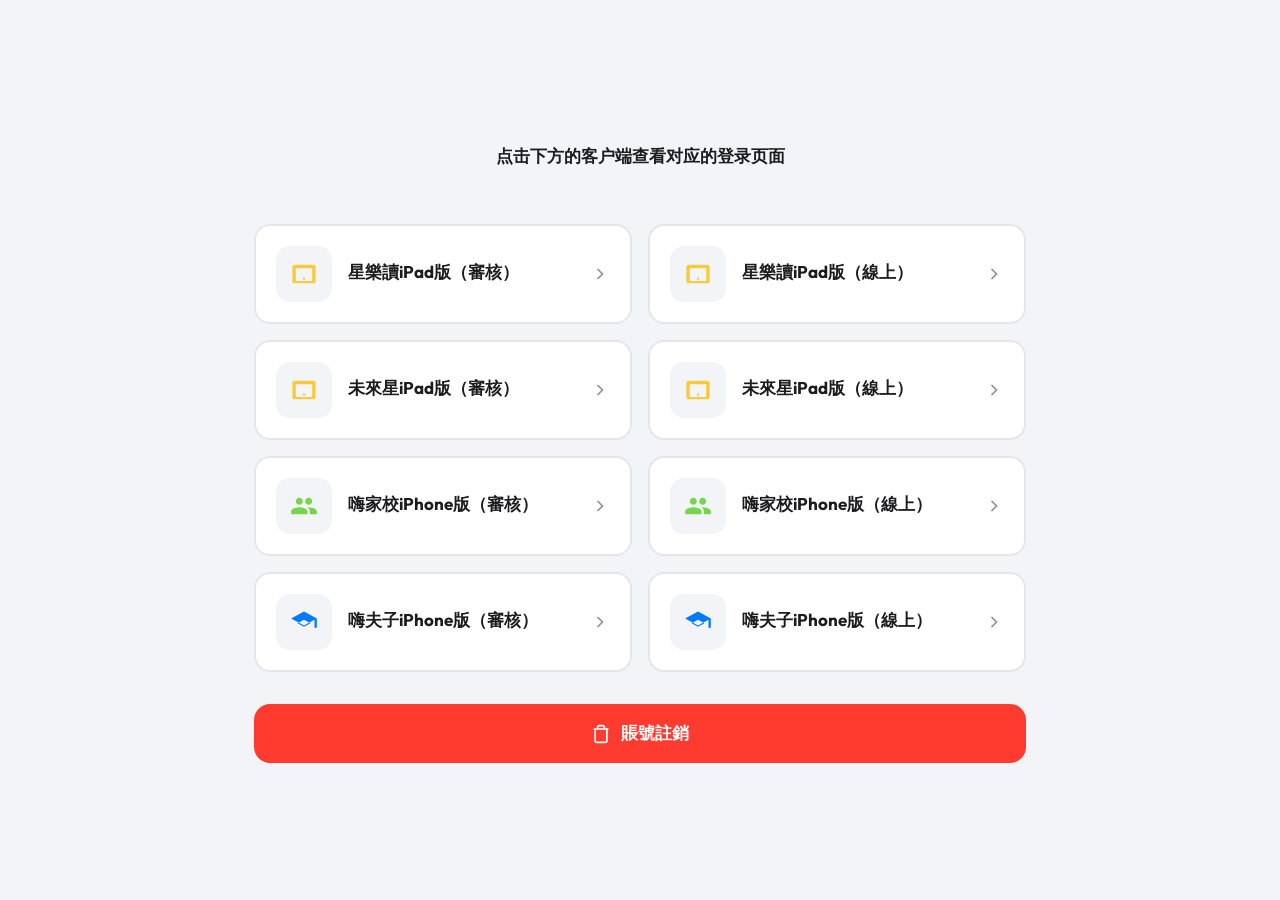
<file: index.html>
<!DOCTYPE html>
<html lang="zh-TW">
<head>
<meta charset="UTF-8">
<meta name="viewport" content="width=device-width, initial-scale=1.0, maximum-scale=1.0, user-scalable=no">
<title>選擇端別</title>
<style>
  @font-face {
    font-family: 'Outfit';
    src: url('./_shared/fonts/Outfit-Regular.ttf') format('truetype');
    font-weight: 400;
    font-display: swap;
  }
  @font-face {
    font-family: 'Outfit';
    src: url('./_shared/fonts/Outfit-Bold.ttf') format('truetype');
    font-weight: 700;
    font-display: swap;
  }

  :root {
    --bg: #F2F4F8;
    --surface: #FFFFFF;
    --ink: #1C1C1E;
    --muted: #8E8E93;
    --rule: #E5E5EA;
    --accent: #007AFF;
    --accent2: #34C759;
    --danger: #FF3B30;
    --warning: #FF9500;
    --purple: #5856D6;
    --orange: #FF9500;
  }

  * {
    margin: 0;
    padding: 0;
    box-sizing: border-box;
    -webkit-tap-highlight-color: transparent;
    font-family: 'Outfit', -apple-system, BlinkMacSystemFont, 'Segoe UI', Roboto, sans-serif;
  }

  html, body {
    height: 100%;
    background: var(--bg);
    color: var(--ink);
    overflow: hidden;
  }

  .app-container {
    width: 100%;
    max-width: 820px;
    height: 100vh;
    margin: 0 auto;
    background: var(--bg);
    position: relative;
    display: flex;
    flex-direction: column;
    align-items: center;
    justify-content: center;
    padding: 0 24px;
  }

  @media (max-width: 827px) {
    .app-container {
      max-width: 430px;
    }
  }

  /* Language Selector */
  .lang-selector {
    position: absolute;
    top: calc(env(safe-area-inset-top, 0) + 12px);
    right: 24px;
    z-index: 10;
  }

  .lang-selector select {
    appearance: none;
    -webkit-appearance: none;
    background: var(--surface);
    border: 1px solid var(--rule);
    border-radius: 8px;
    padding: 6px 28px 6px 12px;
    font-size: 13px;
    color: var(--ink);
    cursor: pointer;
    outline: none;
    background-image: url("data:image/svg+xml,%3Csvg xmlns='http://www.w3.org/2000/svg' width='12' height='12' viewBox='0 0 24 24' fill='none' stroke='%238E8E93' stroke-width='2'%3E%3Cpath d='M6 9l6 6 6-6'/%3E%3C/svg%3E");
    background-repeat: no-repeat;
    background-position: right 8px center;
  }

  /* Logo */
  .logo-section {
    display: flex;
    flex-direction: column;
    align-items: center;
    margin-bottom: 48px;
  }

  .logo-icon {
    width: 96px;
    height: 96px;
    background: transparent;
    border-radius: 20px;
    display: flex;
    align-items: center;
    justify-content: center;
    margin-bottom: 16px;
    overflow: hidden;
  }

  .logo-icon img {
    width: 100%;
    height: 100%;
    object-fit: contain;
  }

  .app-name {
    font-size: 24px;
    font-weight: 700;
    color: var(--ink);
  }

  .app-subtitle {
    font-size: 15px;
    color: var(--muted);
    margin-top: 8px;
  }

  /* Role Cards */
  .role-list {
    width: 100%;
    display: grid;
    grid-template-columns: repeat(2, 1fr);
    grid-template-rows: repeat(4, auto);
    grid-auto-flow: column;
    gap: 16px;
    margin-bottom: 32px;
  }

  @media (max-width: 827px) {
    .role-list {
      grid-template-columns: 1fr;
      grid-template-rows: auto;
      grid-auto-flow: row;
    }
  }

  .role-card {
    background: var(--surface);
    border: 2px solid var(--rule);
    border-radius: 16px;
    padding: 20px;
    display: flex;
    align-items: center;
    gap: 16px;
    cursor: pointer;
    transition: all 0.2s;
    text-decoration: none;
    color: var(--ink);
  }

  .role-card:active {
    transform: scale(0.98);
    opacity: 0.8;
  }

  .role-card.teacher { --card-accent: var(--accent); }
  .role-card.student { --card-accent: #F8CB3E; }
  .role-card.student-ipad { --card-accent: #F8CB3E; }
  .role-card.student-ipad-online { --card-accent: #F8CB3E; }
  .role-card.ipad { --card-accent: #F8CB3E; }
  .role-card.ipad-online { --card-accent: #F8CB3E; }
  .role-card.parent { --card-accent: #77D54C; }
  .role-card.parent-online { --card-accent: #77D54C; }
  .role-card.teacher-online { --card-accent: var(--accent); }

  .role-card:hover {
    border-color: var(--card-accent);
  }

  .role-icon {
    width: 56px;
    height: 56px;
    background: var(--bg);
    border-radius: 14px;
    display: flex;
    align-items: center;
    justify-content: center;
    flex-shrink: 0;
  }

  .role-card.teacher .role-icon svg { fill: var(--accent); }
  .role-card.student .role-icon svg { fill: #F8CB3E; }
  .role-card.student-ipad .role-icon svg { fill: #F8CB3E; }
  .role-card.student-ipad-online .role-icon svg { fill: #F8CB3E; }
  .role-card.ipad .role-icon svg { fill: #F8CB3E; }
  .role-card.ipad-online .role-icon svg { fill: #F8CB3E; }
  .role-card.parent .role-icon svg { fill: #77D54C; }
  .role-card.parent-online .role-icon svg { fill: #77D54C; }
  .role-card.teacher-online .role-icon svg { fill: var(--accent); }

  .role-icon svg {
    width: 28px;
    height: 28px;
  }

  .role-info {
    flex: 1;
  }

  .role-name {
    font-size: 17px;
    font-weight: 600;
    margin-bottom: 4px;
    white-space: nowrap;
  }

  .role-desc {
    font-size: 13px;
    color: var(--muted);
  }

  .role-arrow {
    width: 20px;
    height: 20px;
    color: var(--muted);
    flex-shrink: 0;
  }

  /* Account Deletion Button */
  .delete-account-btn {
    width: 100%;
    background: var(--danger);
    color: white;
    border: none;
    border-radius: 16px;
    padding: 18px 20px;
    font-size: 17px;
    font-weight: 600;
    display: flex;
    align-items: center;
    justify-content: center;
    gap: 10px;
    cursor: pointer;
    text-decoration: none;
    transition: all 0.2s;
  }

  .delete-account-btn:active {
    background: #D70015;
    transform: scale(0.98);
  }

  .delete-account-btn svg {
    width: 20px;
    height: 20px;
  }

  /* Bottom Text */
  .bottom-text {
    font-size: 13px;
    color: var(--muted);
    text-align: center;
    line-height: 1.5;
  }

  .bottom-text a {
    color: var(--accent);
    text-decoration: none;
  }

  /* Hide scrollbar */
  .page::-webkit-scrollbar { display: none; }
  .page { -ms-overflow-style: none; scrollbar-width: none; }
</style>
</head>
<body>

<div class="app-container">

  <!-- Removed: Language Selector -->

  <!-- Title -->
  <div class="logo-section">
    <div class="app-subtitle" style="font-size: 17px; color: var(--ink); font-weight: 600; margin-bottom: 8px; text-align: center;">点击下方的客户端查看对应的登录页面</div>
  </div>

  <!-- Role Cards -->
  <div class="role-list">
    <a href="./ipadv-student-login.html?frame=ipad" class="role-card student-ipad">
      <div class="role-icon">
        <svg viewBox="0 0 24 24"><path d="M20 4H4c-1.1 0-2 .9-2 2v12c0 1.1.9 2 2 2h16c1.1 0 2-.9 2-2V6c0-1.1-.9-2-2-2zm-1 14H5V7h14v11zM12 17c.55 0 1-.45 1-1s-.45-1-1-1-1 .45-1 1 .45 1 1 1z"/></svg>
      </div>
      <div class="role-info">
        <div class="role-name" data-i18n="roleStudentIpad">星樂讀iPad版（審核）</div>
        <div class="role-desc"></div>
      </div>
      <svg class="role-arrow" viewBox="0 0 24 24" fill="none" stroke="currentColor" stroke-width="2"><path d="M9 18l6-6-6-6"/></svg>
    </a>

    <a href="./ipad-student-login.html?frame=ipad-landscape" class="role-card ipad">
      <div class="role-icon">
        <svg viewBox="0 0 24 24"><path d="M20 4H4c-1.1 0-2 .9-2 2v12c0 1.1.9 2 2 2h16c1.1 0 2-.9 2-2V6c0-1.1-.9-2-2-2zm-1 14H5V7h14v11zM12 17c.55 0 1-.45 1-1s-.45-1-1-1-1 .45-1 1 .45 1 1 1z"/></svg>
      </div>
      <div class="role-info">
        <div class="role-name" data-i18n="roleIpad">未來星iPad版（審核）</div>
        <div class="role-desc"></div>
      </div>
      <svg class="role-arrow" viewBox="0 0 24 24" fill="none" stroke="currentColor" stroke-width="2"><path d="M9 18l6-6-6-6"/></svg>
    </a>

    <a href="./ios-parent-login.html?frame=1" class="role-card parent">
      <div class="role-icon">
        <svg viewBox="0 0 24 24"><path d="M16 11c1.66 0 2.99-1.34 2.99-3S17.66 5 16 5c-1.66 0-3 1.34-3 3s1.34 3 3 3zm-8 0c1.66 0 2.99-1.34 2.99-3S9.66 5 8 5C6.34 5 5 6.34 5 8s1.34 3 3 3zm0 2c-2.33 0-7 1.17-7 3.5V19h14v-2.5c0-2.33-4.67-3.5-7-3.5zm8 0c-.29 0-.62.02-.97.05 1.16.84 1.97 1.97 1.97 3.45V19h6v-2.5c0-2.33-4.67-3.5-7-3.5z"/></svg>
      </div>
      <div class="role-info">
        <div class="role-name" data-i18n="roleParent">嗨家校iPhone版（審核）</div>
        <div class="role-desc"></div>
      </div>
      <svg class="role-arrow" viewBox="0 0 24 24" fill="none" stroke="currentColor" stroke-width="2"><path d="M9 18l6-6-6-6"/></svg>
    </a>

    <a href="./ios-teacher-login.html?frame=1" class="role-card teacher">
      <div class="role-icon">
        <svg viewBox="0 0 24 24"><path d="M12 3L1 9l11 6 9-4.91V17h2V9L12 3zm0 13.09l-5.5-3.03L12 10l5.5 3.06L12 16.09z"/></svg>
      </div>
      <div class="role-info">
        <div class="role-name" data-i18n="roleTeacher">嗨夫子iPhone版（審核）</div>
        <div class="role-desc"></div>
      </div>
      <svg class="role-arrow" viewBox="0 0 24 24" fill="none" stroke="currentColor" stroke-width="2"><path d="M9 18l6-6-6-6"/></svg>
    </a>

    <a href="./ipadv-student-login-online.html?frame=ipad" class="role-card student-ipad-online">
      <div class="role-icon">
        <svg viewBox="0 0 24 24"><path d="M20 4H4c-1.1 0-2 .9-2 2v12c0 1.1.9 2 2 2h16c1.1 0 2-.9 2-2V6c0-1.1-.9-2-2-2zm-1 14H5V7h14v11zM12 17c.55 0 1-.45 1-1s-.45-1-1-1-1 .45-1 1 .45 1 1 1z"/></svg>
      </div>
      <div class="role-info">
        <div class="role-name" data-i18n="roleStudentIpadOnline">星樂讀iPad版（線上）</div>
        <div class="role-desc"></div>
      </div>
      <svg class="role-arrow" viewBox="0 0 24 24" fill="none" stroke="currentColor" stroke-width="2"><path d="M9 18l6-6-6-6"/></svg>
    </a>

    <a href="./ipad-student-login-online.html?frame=ipad-landscape" class="role-card ipad-online">
      <div class="role-icon">
        <svg viewBox="0 0 24 24"><path d="M20 4H4c-1.1 0-2 .9-2 2v12c0 1.1.9 2 2 2h16c1.1 0 2-.9 2-2V6c0-1.1-.9-2-2-2zm-1 14H5V7h14v11zM12 17c.55 0 1-.45 1-1s-.45-1-1-1-1 .45-1 1 .45 1 1 1z"/></svg>
      </div>
      <div class="role-info">
        <div class="role-name" data-i18n="roleIpadOnline">未來星iPad版（線上）</div>
        <div class="role-desc"></div>
      </div>
      <svg class="role-arrow" viewBox="0 0 24 24" fill="none" stroke="currentColor" stroke-width="2"><path d="M9 18l6-6-6-6"/></svg>
    </a>

    <a href="./ios-parent-login-online.html?frame=1" class="role-card parent-online">
      <div class="role-icon">
        <svg viewBox="0 0 24 24"><path d="M16 11c1.66 0 2.99-1.34 2.99-3S17.66 5 16 5c-1.66 0-3 1.34-3 3s1.34 3 3 3zm-8 0c1.66 0 2.99-1.34 2.99-3S9.66 5 8 5C6.34 5 5 6.34 5 8s1.34 3 3 3zm0 2c-2.33 0-7 1.17-7 3.5V19h14v-2.5c0-2.33-4.67-3.5-7-3.5zm8 0c-.29 0-.62.02-.97.05 1.16.84 1.97 1.97 1.97 3.45V19h6v-2.5c0-2.33-4.67-3.5-7-3.5z"/></svg>
      </div>
      <div class="role-info">
        <div class="role-name" data-i18n="roleParentOnline">嗨家校iPhone版（線上）</div>
        <div class="role-desc"></div>
      </div>
      <svg class="role-arrow" viewBox="0 0 24 24" fill="none" stroke="currentColor" stroke-width="2"><path d="M9 18l6-6-6-6"/></svg>
    </a>

    <a href="./ios-teacher-login-online.html?frame=1" class="role-card teacher-online">
      <div class="role-icon">
        <svg viewBox="0 0 24 24"><path d="M12 3L1 9l11 6 9-4.91V17h2V9L12 3zm0 13.09l-5.5-3.03L12 10l5.5 3.06L12 16.09z"/></svg>
      </div>
      <div class="role-info">
        <div class="role-name" data-i18n="roleTeacherOnline">嗨夫子iPhone版（線上）</div>
        <div class="role-desc"></div>
      </div>
      <svg class="role-arrow" viewBox="0 0 24 24" fill="none" stroke="currentColor" stroke-width="2"><path d="M9 18l6-6-6-6"/></svg>
    </a>
  </div>

  <!-- Account Deletion -->
  <a href="./account-delete.html" class="delete-account-btn">
    <svg viewBox="0 0 24 24" fill="none" stroke="currentColor" stroke-width="2"><path d="M3 6h18M19 6v14a2 2 0 0 1-2 2H7a2 2 0 0 1-2-2V6m3 0V4a2 2 0 0 1 2-2h4a2 2 0 0 1 2 2v2"/></svg>
    <span data-i18n="btnDeleteAccount">賬號註銷</span>
  </a>

  <!-- Removed: Bottom agreement text -->
</div>

<script>
// ==================== 多语言支持 ====================
const i18n = {
  'zh-TW': {
    appName: '星樂讀',
    appSubtitle: '點擊下方的客戶端查看對應的登錄頁面',
    roleStudent: '星樂讀iPhone版',
    roleStudentDesc: '在線學習與作業',
    roleStudentIpad: '星樂讀iPad版（審核）',
    roleStudentIpadDesc: '大屏學習體驗',
    roleStudentIpadOnline: '星樂讀iPad版（線上）',
    roleStudentIpadOnlineDesc: '線上大屏學習體驗',
    roleIpad: '未來星iPad版（審核）',
    roleIpadDesc: '大屏學習體驗',
    roleIpadOnline: '未來星iPad版（線上）',
    roleIpadOnlineDesc: '線上大屏學習體驗',
    roleParent: '嗨家校iPhone版（審核）',
    roleParentDesc: '關注孩子成長',
    roleParentOnline: '嗨家校iPhone版（線上）',
    roleParentOnlineDesc: '線上關注孩子成長',
    roleTeacher: '嗨夫子iPhone版（審核）',
    roleTeacherDesc: '授課與教學管理',
    roleTeacherOnline: '嗨夫子iPhone版（線上）',
    roleTeacherOnlineDesc: '線上授課與教學管理',
    textAgreement: '選擇即代表您同意',
    textAnd: '和',
    linkTerms: '用戶協議',
    linkPrivacy: '隱私政策',
    btnDeleteAccount: '賬號註銷'
  },
  'zh-CN': {
    appName: '星乐读',
    appSubtitle: '点击下方的客户端查看对应的登录页面',
    roleStudent: '星乐读iPhone版',
    roleStudentDesc: '在线学习与作业',
    roleStudentIpad: '星乐读iPad版（审核）',
    roleStudentIpadDesc: '大屏学习体验',
    roleStudentIpadOnline: '星乐读iPad版（线上）',
    roleStudentIpadOnlineDesc: '线上大屏学习体验',
    roleIpad: '未来星iPad版（审核）',
    roleIpadDesc: '大屏学习体验',
    roleIpadOnline: '未来星iPad版（线上）',
    roleIpadOnlineDesc: '线上大屏学习体验',
    roleParent: '嗨家校iPhone版（审核）',
    roleParentDesc: '关注孩子成长',
    roleParentOnline: '嗨家校iPhone版（线上）',
    roleParentOnlineDesc: '线上关注孩子成长',
    roleTeacher: '嗨夫子iPhone版（审核）',
    roleTeacherDesc: '授课与教学管理',
    roleTeacherOnline: '嗨夫子iPhone版（线上）',
    roleTeacherOnlineDesc: '线上授课与教学管理',
    textAgreement: '选择即代表您同意',
    textAnd: '和',
    linkTerms: '用户协议',
    linkPrivacy: '隐私政策',
    btnDeleteAccount: '账号注销'
  },
  'en': {
    appName: 'Xing Le Du',
    appSubtitle: 'Tap a client below to view the login page',
    roleStudent: 'Xing Le Du iPhone',
    roleStudentDesc: 'Online Learning & Homework',
    roleStudentIpad: 'Xing Le Du iPad (Audit)',
    roleStudentIpadDesc: 'Large Screen Learning',
    roleStudentIpadOnline: 'Xing Le Du iPad (Online)',
    roleStudentIpadOnlineDesc: 'Online Large Screen Learning',
    roleIpad: 'Wei Lai Xing iPad (Audit)',
    roleIpadDesc: 'Large Screen Learning',
    roleIpadOnline: 'Wei Lai Xing iPad (Online)',
    roleIpadOnlineDesc: 'Online Large Screen Learning',
    roleParent: 'Hai Jia Xiao iPhone (Audit)',
    roleParentDesc: 'Track Child\'s Growth',
    roleParentOnline: 'Hai Jia Xiao iPhone (Online)',
    roleParentOnlineDesc: 'Online Track Child\'s Growth',
    roleTeacher: 'Hai Fu Zi iPhone (Audit)',
    roleTeacherDesc: 'Teaching & Management',
    roleTeacherOnline: 'Hai Fu Zi iPhone (Online)',
    roleTeacherOnlineDesc: 'Online Teaching & Management',
    textAgreement: 'By selecting, you agree to',
    textAnd: 'and',
    linkTerms: 'Terms of Service',
    linkPrivacy: 'Privacy Policy',
    btnDeleteAccount: 'Delete Account'
  }
};

let currentLang = 'zh-TW';

function switchLanguage(lang) {
  currentLang = lang;
  const t = i18n[lang];

  document.querySelectorAll('[data-i18n]').forEach(el => {
    const key = el.getAttribute('data-i18n');
    if (t[key]) el.textContent = t[key];
  });

  document.documentElement.lang = lang;
}

switchLanguage('zh-TW');
</script>

</body>
</html>
</file>
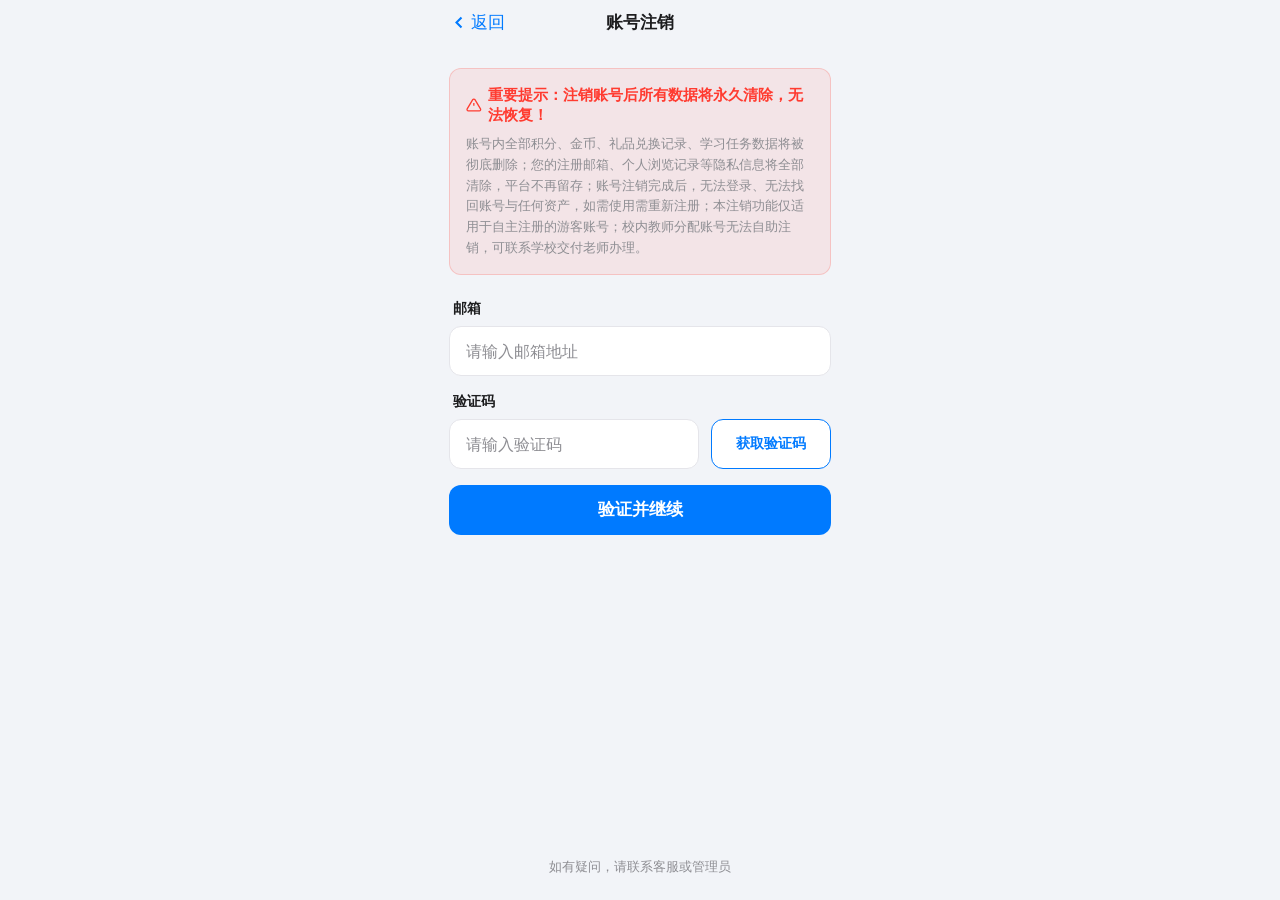
<file: account-delete.html>
<!DOCTYPE html>
<html lang="zh-CN">
<head>
<meta charset="UTF-8">
<meta name="viewport" content="width=device-width, initial-scale=1.0, maximum-scale=1.0, user-scalable=no">
<title>账号注销</title>
<style>
  @font-face {
    font-family: 'Outfit';
    src: url('./_shared/fonts/Outfit-Regular.ttf') format('truetype');
    font-weight: 400;
    font-display: swap;
  }
  @font-face {
    font-family: 'Outfit';
    src: url('./_shared/fonts/Outfit-Bold.ttf') format('truetype');
    font-weight: 700;
    font-display: swap;
  }

  :root {
    --bg: #F2F4F8;
    --surface: #FFFFFF;
    --ink: #1C1C1E;
    --muted: #8E8E93;
    --rule: #E5E5EA;
    --accent: #007AFF;
    --danger: #FF3B30;
  }

  * {
    margin: 0;
    padding: 0;
    box-sizing: border-box;
    -webkit-tap-highlight-color: transparent;
    font-family: 'Outfit', -apple-system, BlinkMacSystemFont, 'Segoe UI', Roboto, sans-serif;
  }

  html, body {
    height: 100%;
    background: var(--bg);
    color: var(--ink);
    overflow: hidden;
  }

  .app-container {
    width: 100%;
    max-width: 430px;
    height: 100vh;
    margin: 0 auto;
    background: var(--bg);
    position: relative;
    display: flex;
    flex-direction: column;
    padding: 0 24px;
  }

  .nav-bar {
    display: flex;
    align-items: center;
    justify-content: center;
    height: 44px;
    position: relative;
    flex-shrink: 0;
    margin-top: env(safe-area-inset-top, 0);
  }

  .nav-bar .back-btn {
    position: absolute;
    left: 0;
    top: 50%;
    transform: translateY(-50%);
    background: none;
    border: none;
    color: var(--accent);
    font-size: 17px;
    cursor: pointer;
    display: flex;
    align-items: center;
    gap: 2px;
    padding: 4px 0;
    text-decoration: none;
  }

  .nav-bar .back-btn svg {
    width: 20px;
    height: 20px;
  }

  .nav-bar .nav-title {
    font-size: 17px;
    font-weight: 600;
    color: var(--ink);
  }

  .page {
    flex: 1;
    display: flex;
    flex-direction: column;
    overflow-y: auto;
    -webkit-overflow-scrolling: touch;
  }

  .warning-box {
    background: rgba(255, 59, 48, 0.08);
    border: 1px solid rgba(255, 59, 48, 0.2);
    border-radius: 12px;
    padding: 16px;
    margin: 24px 0;
  }

  .warning-title {
    font-size: 15px;
    font-weight: 600;
    color: var(--danger);
    margin-bottom: 8px;
    display: flex;
    align-items: center;
    gap: 6px;
  }

  .warning-title svg {
    width: 18px;
    height: 18px;
  }

  .warning-text {
    font-size: 13px;
    color: var(--muted);
    line-height: 1.6;
  }

  .input-group {
    margin-bottom: 16px;
  }

  .input-label {
    display: block;
    font-size: 14px;
    font-weight: 600;
    color: var(--ink);
    margin-bottom: 8px;
    padding-left: 4px;
  }

  .input-field {
    width: 100%;
    height: 50px;
    background: var(--surface);
    border: 1px solid var(--rule);
    border-radius: 12px;
    padding: 0 16px;
    font-size: 16px;
    color: var(--ink);
    outline: none;
    transition: border-color 0.2s, box-shadow 0.2s;
  }

  .input-field:focus {
    border-color: var(--accent);
    box-shadow: 0 0 0 3px rgba(0, 122, 255, 0.15);
  }

  .input-field::placeholder {
    color: var(--muted);
  }

  .code-input-row {
    display: flex;
    gap: 12px;
  }

  .code-input-row .input-field {
    flex: 1;
  }

  .btn-code {
    width: 120px;
    height: 50px;
    border-radius: 12px;
    background: var(--surface);
    color: var(--accent);
    border: 1px solid var(--accent);
    font-size: 14px;
    font-weight: 600;
    cursor: pointer;
    white-space: nowrap;
    transition: all 0.2s;
  }

  .btn-code:disabled {
    border-color: var(--rule);
    color: var(--muted);
    cursor: not-allowed;
  }

  .btn {
    width: 100%;
    height: 50px;
    border-radius: 12px;
    border: none;
    font-size: 17px;
    font-weight: 600;
    cursor: pointer;
    transition: all 0.2s;
    display: flex;
    align-items: center;
    justify-content: center;
    gap: 8px;
  }

  .btn-primary {
    background: var(--accent);
    color: white;
  }

  .btn-primary:active {
    background: #0051D5;
    transform: scale(0.98);
  }

  .btn-primary:disabled {
    background: var(--rule);
    color: var(--muted);
    cursor: not-allowed;
  }

  .btn-danger {
    background: var(--danger);
    color: white;
  }

  .btn-danger:active {
    background: #D70015;
    transform: scale(0.98);
  }

  .bottom-section {
    margin-top: auto;
    padding-bottom: calc(24px + env(safe-area-inset-bottom, 0));
    text-align: center;
  }

  .bottom-text {
    font-size: 13px;
    color: var(--muted);
    line-height: 1.5;
  }

  /* Modal */
  .modal-overlay {
    position: fixed;
    top: 0;
    left: 0;
    width: 100%;
    height: 100%;
    background: rgba(0, 0, 0, 0.5);
    display: none;
    align-items: center;
    justify-content: center;
    z-index: 1000;
    padding: 24px;
  }

  .modal-overlay.show {
    display: flex;
  }

  .modal {
    background: var(--surface);
    border-radius: 20px;
    width: 100%;
    max-width: 360px;
    padding: 24px;
    position: relative;
    animation: modalIn 0.25s ease-out;
  }

  @keyframes modalIn {
    from { opacity: 0; transform: scale(0.92); }
    to { opacity: 1; transform: scale(1); }
  }

  .modal-close {
    position: absolute;
    top: 16px;
    right: 16px;
    background: none;
    border: none;
    cursor: pointer;
    color: var(--muted);
    padding: 4px;
    display: flex;
    align-items: center;
    justify-content: center;
  }

  .modal-close svg {
    width: 20px;
    height: 20px;
  }

  .modal-icon {
    width: 56px;
    height: 56px;
    background: rgba(255, 59, 48, 0.1);
    border-radius: 50%;
    display: flex;
    align-items: center;
    justify-content: center;
    margin: 8px auto 16px;
  }

  .modal-icon svg {
    width: 28px;
    height: 28px;
    stroke: var(--danger);
    stroke-width: 2;
    fill: none;
  }

  .modal-title {
    font-size: 18px;
    font-weight: 700;
    text-align: center;
    margin-bottom: 8px;
    color: var(--ink);
  }

  .modal-text {
    font-size: 14px;
    color: var(--muted);
    text-align: center;
    line-height: 1.6;
    margin-bottom: 24px;
  }

  /* Toast */
  .toast {
    position: fixed;
    top: 50%;
    left: 50%;
    transform: translate(-50%, -50%) scale(0.9);
    background: rgba(0, 0, 0, 0.8);
    color: white;
    padding: 12px 24px;
    border-radius: 8px;
    font-size: 14px;
    z-index: 1100;
    opacity: 0;
    pointer-events: none;
    transition: all 0.3s;
    white-space: nowrap;
  }

  .toast.show {
    opacity: 1;
    transform: translate(-50%, -50%) scale(1);
  }

  .page::-webkit-scrollbar { display: none; }
  .page { -ms-overflow-style: none; scrollbar-width: none; }

  @keyframes shake {
    0%, 100% { transform: translateX(0); }
    20% { transform: translateX(-8px); }
    40% { transform: translateX(8px); }
    60% { transform: translateX(-4px); }
    80% { transform: translateX(4px); }
  }

  .shake {
    animation: shake 0.4s ease-in-out;
  }
</style>
</head>
<body>

<div class="app-container">
  <div class="nav-bar">
    <a href="./index.html" class="back-btn">
      <svg viewBox="0 0 24 24" fill="none" stroke="currentColor" stroke-width="2.5"><path d="M15 18l-6-6 6-6"/></svg>
      <span>返回</span>
    </a>
    <span class="nav-title">账号注销</span>
  </div>

  <div class="page">
    <div class="warning-box">
      <div class="warning-title">
        <svg viewBox="0 0 24 24" fill="none" stroke="currentColor" stroke-width="2"><path d="M10.29 3.86L1.82 18a2 2 0 0 0 1.71 3h16.94a2 2 0 0 0 1.71-3L13.71 3.86a2 2 0 0 0-3.42 0z"/><line x1="12" y1="9" x2="12" y2="13"/><line x1="12" y1="17" x2="12.01" y2="17"/></svg>
        <span>重要提示：注销账号后所有数据将永久清除，无法恢复！</span>
      </div>
      <div class="warning-text">
        账号内全部积分、金币、礼品兑换记录、学习任务数据将被彻底删除；您的注册邮箱、个人浏览记录等隐私信息将全部清除，平台不再留存；账号注销完成后，无法登录、无法找回账号与任何资产，如需使用需重新注册；本注销功能仅适用于自主注册的游客账号；校内教师分配账号无法自助注销，可联系学校交付老师办理。
      </div>
    </div>

    <div class="input-group">
      <label class="input-label">邮箱</label>
      <input type="email" class="input-field" id="delete-email" placeholder="请输入邮箱地址">
    </div>

    <div class="input-group">
      <label class="input-label">验证码</label>
      <div class="code-input-row">
        <input type="tel" class="input-field" id="delete-code" maxlength="6" placeholder="请输入验证码">
        <button class="btn-code" id="send-code-btn" onclick="sendDeleteCode()">获取验证码</button>
      </div>
    </div>

    <button class="btn btn-primary" id="verify-btn" onclick="handleVerify()">验证并继续</button>

    <div class="bottom-section">
      <p class="bottom-text">如有疑问，请联系客服或管理员</p>
    </div>
  </div>
</div>

<!-- Confirmation Modal -->
<div class="modal-overlay" id="confirm-modal">
  <div class="modal">
    <button class="modal-close" onclick="closeModal()">
      <svg viewBox="0 0 24 24" fill="none" stroke="currentColor" stroke-width="2.5"><path d="M18 6L6 18M6 6l12 12"/></svg>
    </button>
    <div class="modal-icon">
      <svg viewBox="0 0 24 24"><path d="M10.29 3.86L1.82 18a2 2 0 0 0 1.71 3h16.94a2 2 0 0 0 1.71-3L13.71 3.86a2 2 0 0 0-3.42 0z"/><line x1="12" y1="9" x2="12" y2="13"/><line x1="12" y1="17" x2="12.01" y2="17"/></svg>
    </div>
    <div class="modal-title">确认注销账号？</div>
    <div class="modal-text">注销后账号将无法恢复，所有数据将被永久删除。请确认是否继续。</div>
    <button class="btn btn-danger" onclick="confirmDelete()">确认注销</button>
  </div>
</div>

<div class="toast" id="toast"></div>

<script>
function isValidEmail(email) {
  return /^[^\s@]+@[^\s@]+\.[^\s@]+$/.test(email);
}

function showToast(message) {
  const toast = document.getElementById('toast');
  toast.textContent = message;
  toast.classList.add('show');
  setTimeout(() => toast.classList.remove('show'), 2000);
}

function shakeInput(inputId) {
  const input = document.getElementById(inputId);
  input.classList.add('shake');
  setTimeout(() => input.classList.remove('shake'), 400);
}

let codeTimer = null;

function sendDeleteCode() {
  const email = document.getElementById('delete-email').value;
  if (!email) {
    showToast('请输入邮箱地址');
    return;
  }
  if (!isValidEmail(email)) {
    showToast('邮箱格式不正确');
    return;
  }

  const btn = document.getElementById('send-code-btn');
  let seconds = 60;
  btn.disabled = true;

  codeTimer = setInterval(() => {
    seconds--;
    if (seconds <= 0) {
      clearInterval(codeTimer);
      btn.disabled = false;
      btn.textContent = '获取验证码';
    } else {
      btn.textContent = seconds + 's';
    }
  }, 1000);

  showToast('验证码已发送至邮箱');
}

function handleVerify() {
  const email = document.getElementById('delete-email').value;
  const code = document.getElementById('delete-code').value;

  if (!email) {
    showToast('请输入邮箱地址');
    shakeInput('delete-email');
    return;
  }
  if (!isValidEmail(email)) {
    showToast('邮箱格式不正确');
    shakeInput('delete-email');
    return;
  }
  if (!code) {
    showToast('请输入验证码');
    shakeInput('delete-code');
    return;
  }

  const btn = document.getElementById('verify-btn');
  btn.disabled = true;
  btn.textContent = '验证中...';

  setTimeout(() => {
    btn.disabled = false;
    btn.textContent = '验证并继续';
    document.getElementById('confirm-modal').classList.add('show');
  }, 800);
}

function closeModal() {
  document.getElementById('confirm-modal').classList.remove('show');
}

function confirmDelete() {
  // In a real app, this would call an API to delete the account
  window.location.href = './index.html';
}

// Close modal when clicking overlay
document.getElementById('confirm-modal').addEventListener('click', function(e) {
  if (e.target === this) {
    closeModal();
  }
});
</script>

</body>
</html>
</file>
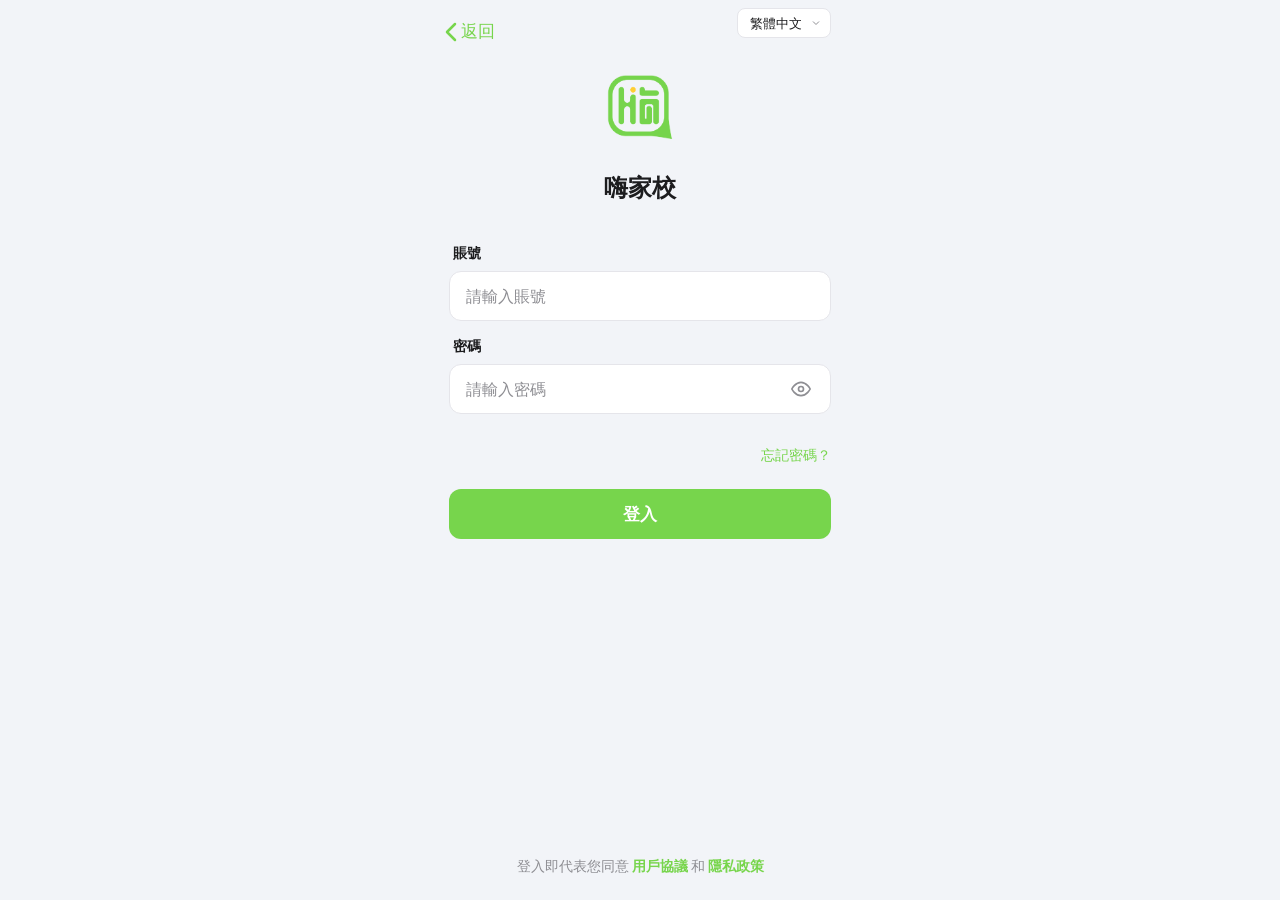
<file: ios-parent-login-online.html>
<!-- Generated by Trae Work -->
<!DOCTYPE html>
<html lang="zh-TW">
<head>
<meta charset="UTF-8">
<meta name="viewport" content="width=device-width, initial-scale=1.0, maximum-scale=1.0, user-scalable=no">
<title>嗨家校 - 登入</title>
<style>
  @font-face {
    font-family: 'Outfit';
    src: url('./_shared/fonts/Outfit-Regular.ttf') format('truetype');
    font-weight: 400;
    font-display: swap;
  }
  @font-face {
    font-family: 'Outfit';
    src: url('./_shared/fonts/Outfit-Bold.ttf') format('truetype');
    font-weight: 700;
    font-display: swap;
  }

  :root {
    --bg: #F2F4F8;
    --surface: #FFFFFF;
    --ink: #1C1C1E;
    --muted: #8E8E93;
    --rule: #E5E5EA;
    --accent: #77D54C;
    --accent2: #34C759;
    --danger: #FF3B30;
    --warning: #FF9500;
  }

  * {
    margin: 0;
    padding: 0;
    box-sizing: border-box;
    -webkit-tap-highlight-color: transparent;
    font-family: 'Outfit', -apple-system, BlinkMacSystemFont, 'Segoe UI', Roboto, sans-serif;
  }

  html, body {
    height: 100%;
    background: var(--bg);
    color: var(--ink);
    overflow: hidden;
  }

  .app-container {
    width: 100%;
    max-width: 430px;
    height: 100vh;
    margin: 0 auto;
    background: var(--bg);
    position: relative;
    overflow: hidden;
  }

  .page {
    position: absolute;
    top: 0;
    left: 0;
    width: 100%;
    height: 100%;
    overflow-y: auto;
    overflow-x: hidden;
    -webkit-overflow-scrolling: touch;
    background: var(--bg);
    display: none;
    flex-direction: column;
    padding: 0 24px;
  }

  .page.active {
    display: flex;
  }

  /* iOS style page transition */
  .page.slide-in-right {
    animation: slideInRight 0.35s cubic-bezier(0.32, 0.72, 0, 1) forwards;
  }
  .page.slide-out-right {
    animation: slideOutRight 0.35s cubic-bezier(0.32, 0.72, 0, 1) forwards;
  }
  .page.slide-in-left {
    animation: slideInLeft 0.35s cubic-bezier(0.32, 0.72, 0, 1) forwards;
  }
  .page.slide-out-left {
    animation: slideOutLeft 0.35s cubic-bezier(0.32, 0.72, 0, 1) forwards;
  }

  @keyframes slideInRight {
    from { transform: translateX(100%); }
    to { transform: translateX(0); }
  }
  @keyframes slideOutRight {
    from { transform: translateX(0); }
    to { transform: translateX(100%); }
  }
  @keyframes slideInLeft {
    from { transform: translateX(-40%); opacity: 0.8; }
    to { transform: translateX(0); opacity: 1; }
  }
  @keyframes slideOutLeft {
    from { transform: translateX(0); opacity: 1; }
    to { transform: translateX(-40%); opacity: 0.8; }
  }

  /* Navigation Bar */
  .nav-bar {
    display: flex;
    align-items: center;
    justify-content: center;
    height: 44px;
    position: relative;
    flex-shrink: 0;
    margin-top: env(safe-area-inset-top, 0);
  }

  .nav-bar .back-btn {
    position: absolute;
    left: 0;
    top: 50%;
    transform: translateY(-50%);
    background: none;
    border: none;
    color: var(--accent);
    font-size: 17px;
    cursor: pointer;
    display: flex;
    align-items: center;
    gap: 2px;
    padding: 4px 0;
  }

  .nav-bar .nav-title {
    font-size: 17px;
    font-weight: 600;
    color: var(--ink);
  }

  /* Language Selector */
  .lang-selector {
    position: absolute;
    top: calc(env(safe-area-inset-top, 0) + 8px);
    right: 24px;
    z-index: 10;
  }

  .lang-selector select {
    appearance: none;
    -webkit-appearance: none;
    background: var(--surface);
    border: 1px solid var(--rule);
    border-radius: 8px;
    padding: 6px 28px 6px 12px;
    font-size: 13px;
    color: var(--ink);
    cursor: pointer;
    outline: none;
    background-image: url("data:image/svg+xml,%3Csvg xmlns='http://www.w3.org/2000/svg' width='12' height='12' viewBox='0 0 24 24' fill='none' stroke='%238E8E93' stroke-width='2'%3E%3Cpath d='M6 9l6 6 6-6'/%3E%3C/svg%3E");
    background-repeat: no-repeat;
    background-position: right 8px center;
  }

  /* Logo Section */
  .logo-section {
    display: flex;
    flex-direction: column;
    align-items: center;
    margin-top: 60px;
    margin-bottom: 40px;
  }

  .logo-icon {
    width: 96px;
    height: 96px;
    background: transparent;
    border-radius: 20px;
    display: flex;
    align-items: center;
    justify-content: center;
    margin-bottom: 16px;
    overflow: hidden;
  }

  .logo-icon img {
    width: 100%;
    height: 100%;
    object-fit: contain;
  }

  .app-name {
    font-size: 24px;
    font-weight: 700;
    color: var(--ink);
  }

  /* Login Tabs */
  .login-tabs {
    display: flex;
    background: var(--surface);
    border-radius: 12px;
    padding: 4px;
    margin-bottom: 24px;
    border: 1px solid var(--rule);
  }

  .login-tab {
    flex: 1;
    height: 40px;
    border-radius: 10px;
    border: none;
    background: none;
    font-size: 15px;
    font-weight: 600;
    color: var(--muted);
    cursor: pointer;
    transition: all 0.2s;
  }

  .login-tab.active {
    background: var(--accent);
    color: white;
  }

  /* Form Styles */
  .form-container {
    flex: 1;
    display: flex;
    flex-direction: column;
  }

  .input-group {
    margin-bottom: 16px;
  }

  .input-label {
    display: block;
    font-size: 14px;
    font-weight: 600;
    color: var(--ink);
    margin-bottom: 8px;
    padding-left: 4px;
  }

  .input-field {
    width: 100%;
    height: 50px;
    background: var(--surface);
    border: 1px solid var(--rule);
    border-radius: 12px;
    padding: 0 16px;
    font-size: 16px;
    color: var(--ink);
    outline: none;
    transition: border-color 0.2s, box-shadow 0.2s;
  }

  .input-field:focus {
    border-color: var(--accent);
    box-shadow: 0 0 0 3px rgba(119, 213, 76, 0.15);
  }

  .input-field::placeholder {
    color: var(--muted);
  }

  .input-wrapper {
    position: relative;
  }

  .input-wrapper .input-field {
    padding-right: 50px;
  }

  .input-icon {
    position: absolute;
    right: 16px;
    top: 50%;
    transform: translateY(-50%);
    color: var(--muted);
    cursor: pointer;
  }

  .toggle-password {
    background: none;
    border: none;
    padding: 4px;
    cursor: pointer;
    color: var(--muted);
    display: flex;
    align-items: center;
    justify-content: center;
  }

  /* Button Styles */
  .btn {
    width: 100%;
    height: 50px;
    border-radius: 12px;
    border: none;
    font-size: 17px;
    font-weight: 600;
    cursor: pointer;
    transition: all 0.2s;
    display: flex;
    align-items: center;
    justify-content: center;
    gap: 8px;
  }

  .btn-primary {
    background: var(--accent);
    color: white;
  }

  .btn-primary:active {
    background: #0051D5;
    transform: scale(0.98);
  }

  .btn-primary:disabled {
    background: var(--rule);
    color: var(--muted);
    cursor: not-allowed;
  }

  .btn-secondary {
    background: var(--surface);
    color: var(--accent);
    border: 1px solid var(--rule);
  }

  .btn-secondary:active {
    background: var(--bg);
  }

  .btn-text {
    background: none;
    color: var(--accent);
    font-size: 15px;
    height: auto;
    padding: 8px 0;
  }

  .btn-danger {
    background: var(--danger);
    color: white;
  }

  .btn-danger:active {
    background: #D70015;
  }

  /* Link Styles */
  .link-row {
    display: flex;
    justify-content: space-between;
    align-items: center;
    margin-top: 16px;
    margin-bottom: 24px;
  }

  .link-row-single {
    display: flex;
    justify-content: flex-end;
    align-items: center;
    margin-top: 16px;
    margin-bottom: 24px;
  }

  .link-text {
    color: var(--accent);
    font-size: 14px;
    text-decoration: none;
    cursor: pointer;
    background: none;
    border: none;
    padding: 0;
  }

  .link-text:active {
    opacity: 0.6;
  }

  /* Bottom Section */
  .bottom-section {
    margin-top: auto;
    padding-bottom: calc(24px + env(safe-area-inset-bottom, 0));
    text-align: center;
  }

  .bottom-text {
    font-size: 14px;
    color: var(--muted);
  }

  .bottom-text .link-text {
    font-weight: 600;
  }

  /* Agreement Checkbox */
  .agreement-row {
    display: flex;
    align-items: flex-start;
    gap: 8px;
    margin-bottom: 20px;
    margin-top: 8px;
  }

  .agreement-row input[type="checkbox"] {
    width: 18px;
    height: 18px;
    margin-top: 2px;
    accent-color: var(--accent);
    cursor: pointer;
  }

  .agreement-text {
    font-size: 13px;
    color: var(--muted);
    line-height: 1.5;
  }

  .agreement-text a {
    color: var(--accent);
    text-decoration: none;
  }

  /* Verification Code Input */
  .code-input-row {
    display: flex;
    gap: 12px;
    margin-bottom: 16px;
  }

  .code-input-row .input-field {
    flex: 1;
  }

  .btn-code {
    width: 120px;
    height: 50px;
    border-radius: 12px;
    background: var(--surface);
    color: var(--accent);
    border: 1px solid var(--accent);
    font-size: 14px;
    font-weight: 600;
    cursor: pointer;
    white-space: nowrap;
    transition: all 0.2s;
  }

  .btn-code:disabled {
    border-color: var(--rule);
    color: var(--muted);
    cursor: not-allowed;
  }

  .btn-code:active:not(:disabled) {
    background: rgba(119, 213, 76, 0.05);
  }

  /* Steps Indicator */
  .steps-indicator {
    display: flex;
    justify-content: center;
    gap: 8px;
    margin: 24px 0;
  }

  .step-dot {
    width: 8px;
    height: 8px;
    border-radius: 50%;
    background: var(--rule);
    transition: all 0.3s;
  }

  .step-dot.active {
    background: var(--accent);
    width: 24px;
    border-radius: 4px;
  }

  /* Success State */
  .success-icon {
    width: 80px;
    height: 80px;
    background: var(--accent2);
    border-radius: 50%;
    display: flex;
    align-items: center;
    justify-content: center;
    margin: 40px auto 24px;
  }

  .success-icon svg {
    width: 40px;
    height: 40px;
    fill: white;
  }

  .success-title {
    font-size: 22px;
    font-weight: 700;
    text-align: center;
    margin-bottom: 8px;
  }

  .success-desc {
    font-size: 15px;
    color: var(--muted);
    text-align: center;
    margin-bottom: 32px;
    line-height: 1.5;
  }

  /* Toast */
  .toast {
    position: fixed;
    top: 50%;
    left: 50%;
    transform: translate(-50%, -50%) scale(0.9);
    background: rgba(0, 0, 0, 0.8);
    color: white;
    padding: 12px 24px;
    border-radius: 8px;
    font-size: 14px;
    z-index: 1000;
    opacity: 0;
    pointer-events: none;
    transition: all 0.3s;
    white-space: nowrap;
  }

  .toast.show {
    opacity: 1;
    transform: translate(-50%, -50%) scale(1);
  }

  /* Modal */
  .modal-overlay {
    position: fixed;
    top: 0;
    left: 0;
    width: 100%;
    height: 100%;
    background: rgba(0, 0, 0, 0.5);
    display: none;
    align-items: center;
    justify-content: center;
    z-index: 1000;
    padding: 24px;
  }

  .modal-overlay.show {
    display: flex;
  }

  .modal {
    background: var(--surface);
    border-radius: 20px;
    width: 100%;
    max-width: 320px;
    padding: 24px;
    position: relative;
    animation: modalIn 0.25s ease-out;
  }

  @keyframes modalIn {
    from { opacity: 0; transform: scale(0.92); }
    to { opacity: 1; transform: scale(1); }
  }

  .modal-close {
    position: absolute;
    top: 16px;
    right: 16px;
    background: none;
    border: none;
    cursor: pointer;
    color: var(--muted);
    padding: 4px;
    display: flex;
    align-items: center;
    justify-content: center;
  }

  .modal-close svg {
    width: 20px;
    height: 20px;
  }

  .modal-icon {
    width: 56px;
    height: 56px;
    background: rgba(119, 213, 76, 0.12);
    border-radius: 50%;
    display: flex;
    align-items: center;
    justify-content: center;
    margin: 8px auto 16px;
  }

  .modal-icon svg {
    width: 28px;
    height: 28px;
    stroke: var(--accent);
    stroke-width: 2;
    fill: none;
  }

  .modal-title {
    font-size: 18px;
    font-weight: 700;
    text-align: center;
    margin-bottom: 8px;
    color: var(--ink);
  }

  .modal-text {
    font-size: 14px;
    color: var(--muted);
    text-align: center;
    line-height: 1.6;
    margin-bottom: 24px;
  }

  /* Role Selection */
  .role-grid {
    display: grid;
    grid-template-columns: 1fr 1fr;
    gap: 12px;
    margin-bottom: 24px;
  }

  .role-card {
    background: var(--surface);
    border: 2px solid var(--rule);
    border-radius: 16px;
    padding: 24px 16px;
    text-align: center;
    cursor: pointer;
    transition: all 0.2s;
  }

  .role-card.selected {
    border-color: var(--accent);
    background: rgba(119, 213, 76, 0.05);
  }

  .role-card:active {
    transform: scale(0.98);
  }

  .role-icon {
    width: 48px;
    height: 48px;
    background: var(--bg);
    border-radius: 14px;
    display: flex;
    align-items: center;
    justify-content: center;
    margin: 0 auto 12px;
  }

  .role-icon svg {
    width: 24px;
    height: 24px;
    fill: var(--accent);
  }

  .role-name {
    font-size: 15px;
    font-weight: 600;
    color: var(--ink);
    margin-bottom: 4px;
  }

  .role-desc {
    font-size: 12px;
    color: var(--muted);
  }

  /* Progress Bar */
  .progress-bar {
    width: 100%;
    height: 4px;
    background: var(--rule);
    border-radius: 2px;
    margin-bottom: 24px;
    overflow: hidden;
  }

  .progress-fill {
    height: 100%;
    background: var(--accent);
    border-radius: 2px;
    transition: width 0.3s ease;
  }

  /* School Search */
  .school-list {
    background: var(--surface);
    border-radius: 12px;
    border: 1px solid var(--rule);
    overflow: hidden;
    margin-bottom: 16px;
  }

  .school-item {
    padding: 14px 16px;
    border-bottom: 1px solid var(--rule);
    cursor: pointer;
    display: flex;
    align-items: center;
    justify-content: space-between;
    transition: background 0.2s;
  }

  .school-item:last-child {
    border-bottom: none;
  }

  .school-item:active,
  .school-item.selected {
    background: rgba(119, 213, 76, 0.05);
  }

  .school-item.selected .check-icon {
    display: block;
  }

  .school-name {
    font-size: 15px;
    color: var(--ink);
  }

  .check-icon {
    display: none;
    color: var(--accent);
  }

  /* Shake animation for error */
  @keyframes shake {
    0%, 100% { transform: translateX(0); }
    20% { transform: translateX(-8px); }
    40% { transform: translateX(8px); }
    60% { transform: translateX(-4px); }
    80% { transform: translateX(4px); }
  }

  .shake {
    animation: shake 0.4s ease-in-out;
  }

  /* Loading spinner */
  @keyframes spin {
    to { transform: rotate(360deg); }
  }

  .spinner {
    width: 20px;
    height: 20px;
    border: 2px solid rgba(255,255,255,0.3);
    border-top-color: white;
    border-radius: 50%;
    animation: spin 0.8s linear infinite;
  }

  .btn-primary .spinner {
    border-color: rgba(255,255,255,0.3);
    border-top-color: white;
  }

  /* Hide scrollbar but keep functionality */
  .page::-webkit-scrollbar {
    display: none;
  }
  .page {
    -ms-overflow-style: none;
    scrollbar-width: none;
  }

  /* Subtitle */
  .page-subtitle {
    font-size: 15px;
    color: var(--muted);
    text-align: center;
    margin-bottom: 24px;
    line-height: 1.5;
  }

  /* Section title */
  .section-title {
    font-size: 20px;
    font-weight: 700;
    text-align: center;
    margin-bottom: 8px;
    margin-top: 16px;
  }

  /* Helper text */
  .helper-text {
    font-size: 13px;
    color: var(--muted);
    margin-top: 8px;
    margin-bottom: 16px;
    line-height: 1.5;
  }

  /* Form section spacing */
  .form-section {
    margin-bottom: 20px;
  }

  .hidden {
    display: none !important;
  }

  /* Back to Index Button */
  .back-to-index {
    position: absolute;
    top: calc(env(safe-area-inset-top, 0) + 12px);
    left: 16px;
    z-index: 20;
    background: none;
    border: none;
    color: var(--accent);
    font-size: 17px;
    cursor: pointer;
    display: flex;
    align-items: center;
    gap: 4px;
    padding: 8px 4px;
    text-decoration: none;
  }
  .back-to-index svg {
    width: 12px;
    height: 20px;
  }
</style>
<link rel="stylesheet" href="./frame-mode.css">
</head>
<body>

<div class="app-container">

  <!-- Back to Index -->
  <a href="./index.html" class="back-to-index">
    <svg viewBox="0 0 12 20" fill="none" stroke="currentColor" stroke-width="2.5" stroke-linecap="round" stroke-linejoin="round"><path d="M10 2L2 10l8 8"/></svg>
    <span>返回</span>
  </a>

  <!-- Language Selector -->
  <div class="lang-selector">
    <select id="lang-select" onchange="switchLanguage(this.value)">
      <option value="zh-TW">繁體中文</option>
      <option value="zh-CN">简体中文</option>
      <option value="en">English</option>
    </select>
  </div>

  <!-- ==================== 登录页面 ==================== -->
  <div class="page active" id="page-login">
    <div class="logo-section">
      <div class="logo-icon">
        <img src="./assets/haijiaxiao-logo.png" alt="嗨家校 Logo">
      </div>
      <div class="app-name" data-i18n="appName">嗨家校</div>
    </div>

    <div class="form-container">
      <!-- 账号密码登录 -->
      <div id="login-password-form">
        <div class="input-group">
          <label class="input-label" data-i18n="labelEmail">賬號</label>
          <input type="text" class="input-field" id="login-email" data-i18n-placeholder="placeholderEmail">
        </div>

        <div class="input-group">
          <label class="input-label" data-i18n="labelPassword">密碼</label>
          <div class="input-wrapper">
            <input type="password" class="input-field" id="login-password" data-i18n-placeholder="placeholderPassword">
            <span class="input-icon">
              <button class="toggle-password" onclick="togglePassword('login-password', this)">
                <svg width="20" height="20" viewBox="0 0 24 24" fill="none" stroke="currentColor" stroke-width="2"><path d="M1 12s4-8 11-8 11 8 11 8-4 8-11 8-11-8-11-8z"/><circle cx="12" cy="12" r="3"/></svg>
              </button>
            </span>
          </div>
        </div>
      </div>

      <div class="link-row-single" id="login-link-row">
        <button class="link-text" id="link-forgot" onclick="showForgotModal()" data-i18n="linkForgot">忘記密碼？</button>
      </div>

      <button class="btn btn-primary" id="login-btn" onclick="handleLogin()" data-i18n="btnLogin">登入</button>
    </div>

    <div class="bottom-section">
      <p class="bottom-text"><span data-i18n="textAgreement">登入即代表您同意</span> <a href="#" class="link-text" data-i18n="linkTerms">用戶協議</a> <span data-i18n="textAnd">和</span> <a href="#" class="link-text" data-i18n="linkPrivacy">隱私政策</a></p>
    </div>
  </div>

  <!-- ==================== 注册 - 填写信息 ==================== -->
  <div class="page" id="page-register-info">
    <div class="nav-bar">
      <button class="back-btn" onclick="goBack()">
        <svg width="20" height="20" viewBox="0 0 24 24" fill="none" stroke="currentColor" stroke-width="2.5"><path d="M15 18l-6-6 6-6"/></svg>
        <span data-i18n="btnBack">返回</span>
      </button>
      <span class="nav-title" data-i18n="titleFillInfo">填寫信息</span>
    </div>

    <div class="progress-bar">
      <div class="progress-fill" style="width: 33%"></div>
    </div>

    <h2 class="section-title" data-i18n="titleCompleteInfo">完善個人信息</h2>
    <p class="page-subtitle" data-i18n="subtitleFillInfo">請填寫您的基本信息</p>

    <div class="form-container">
      <div class="input-group">
        <label class="input-label" data-i18n="labelRealName">真實姓名</label>
        <input type="text" class="input-field" id="reg-name" data-i18n-placeholder="placeholderRealName">
      </div>

      <div class="input-group">
        <label class="input-label" data-i18n="labelEmail">電子郵件</label>
        <input type="email" class="input-field" id="reg-email" data-i18n-placeholder="placeholderEmail">
      </div>

      <div class="input-group">
        <label class="input-label" data-i18n="labelCode">驗證碼</label>
        <div class="code-input-row">
          <input type="tel" class="input-field" id="reg-code" maxlength="6" data-i18n-placeholder="placeholderCode">
          <button class="btn-code" id="send-code-btn" onclick="sendCode()" data-i18n="btnGetCode">獲取驗證碼</button>
        </div>
      </div>

      <div class="input-group">
        <label class="input-label" data-i18n="labelSetPassword">設置密碼</label>
        <div class="input-wrapper">
          <input type="password" class="input-field" id="reg-password" data-i18n-placeholder="placeholderSetPassword">
          <span class="input-icon">
            <button class="toggle-password" onclick="togglePassword('reg-password', this)">
              <svg width="20" height="20" viewBox="0 0 24 24" fill="none" stroke="currentColor" stroke-width="2"><path d="M1 12s4-8 11-8 11 8 11 8-4 8-11 8-11-8-11-8z"/><circle cx="12" cy="12" r="3"/></svg>
            </button>
          </span>
        </div>
      </div>

      <div class="input-group">
        <label class="input-label" data-i18n="labelConfirmPassword">確認密碼</label>
        <div class="input-wrapper">
          <input type="password" class="input-field" id="reg-password-confirm" data-i18n-placeholder="placeholderConfirmPassword">
          <span class="input-icon">
            <button class="toggle-password" onclick="togglePassword('reg-password-confirm', this)">
              <svg width="20" height="20" viewBox="0 0 24 24" fill="none" stroke="currentColor" stroke-width="2"><path d="M1 12s4-8 11-8 11 8 11 8-4 8-11 8-11-8-11-8z"/><circle cx="12" cy="12" r="3"/></svg>
            </button>
          </span>
        </div>
      </div>

      <div class="agreement-row">
        <input type="checkbox" id="agreement" onchange="toggleRegisterBtn()">
        <label for="agreement" class="agreement-text"><span data-i18n="textAgree">我已閱讀並同意</span> <a href="#" data-i18n="linkTerms">用戶協議</a> <span data-i18n="textAnd">和</span> <a href="#" data-i18n="linkPrivacy">隱私政策</a></label>
      </div>

      <button class="btn btn-primary" id="register-btn" onclick="handleRegister()" disabled data-i18n="btnRegister">註冊</button>
    </div>
  </div>

  <!-- ==================== 注册 - 选择学校 ==================== -->
  <div class="page" id="page-register-school">
    <div class="nav-bar">
      <button class="back-btn" onclick="goBack()">
        <svg width="20" height="20" viewBox="0 0 24 24" fill="none" stroke="currentColor" stroke-width="2.5"><path d="M15 18l-6-6 6-6"/></svg>
        <span data-i18n="btnBack">返回</span>
      </button>
      <span class="nav-title" data-i18n="titleSelectSchool">選擇學校</span>
    </div>

    <div class="progress-bar">
      <div class="progress-fill" style="width: 66%"></div>
    </div>

    <h2 class="section-title" data-i18n="titleYourSchool">選擇您的學校</h2>
    <p class="page-subtitle" data-i18n="subtitleSelectSchool">選擇您所在的學校以完成註冊</p>

    <div class="input-group">
      <input type="text" class="input-field" id="school-search" oninput="filterSchools()" data-i18n-placeholder="placeholderSearchSchool">
    </div>

    <div class="school-list" id="school-list">
      <div class="school-item" onclick="selectSchool(this)">
        <span class="school-name">北京市第一實驗小學</span>
        <span class="check-icon"><svg width="18" height="18" viewBox="0 0 24 24" fill="none" stroke="currentColor" stroke-width="3"><path d="M20 6L9 17l-5-5"/></svg></span>
      </div>
      <div class="school-item" onclick="selectSchool(this)">
        <span class="school-name">北京市第二中學</span>
        <span class="check-icon"><svg width="18" height="18" viewBox="0 0 24 24" fill="none" stroke="currentColor" stroke-width="3"><path d="M20 6L9 17l-5-5"/></svg></span>
      </div>
      <div class="school-item" onclick="selectSchool(this)">
        <span class="school-name">北京市第四中學</span>
        <span class="check-icon"><svg width="18" height="18" viewBox="0 0 24 24" fill="none" stroke="currentColor" stroke-width="3"><path d="M20 6L9 17l-5-5"/></svg></span>
      </div>
      <div class="school-item" onclick="selectSchool(this)">
        <span class="school-name">北京師範大學附屬中學</span>
        <span class="check-icon"><svg width="18" height="18" viewBox="0 0 24 24" fill="none" stroke="currentColor" stroke-width="3"><path d="M20 6L9 17l-5-5"/></svg></span>
      </div>
      <div class="school-item" onclick="selectSchool(this)">
        <span class="school-name">北京市第八十中學</span>
        <span class="check-icon"><svg width="18" height="18" viewBox="0 0 24 24" fill="none" stroke="currentColor" stroke-width="3"><path d="M20 6L9 17l-5-5"/></svg></span>
      </div>
      <div class="school-item" onclick="selectSchool(this)">
        <span class="school-name">北京市十一學校</span>
        <span class="check-icon"><svg width="18" height="18" viewBox="0 0 24 24" fill="none" stroke="currentColor" stroke-width="3"><path d="M20 6L9 17l-5-5"/></svg></span>
      </div>
    </div>

    <button class="btn btn-primary" id="school-next-btn" onclick="goToPage('page-register-success')" disabled data-i18n="btnNext">下一步</button>
  </div>

  <!-- ==================== 注册成功 ==================== -->
  <div class="page" id="page-register-success">
    <div class="nav-bar">
      <span class="nav-title" data-i18n="titleRegisterSuccess">註冊成功</span>
    </div>

    <div class="success-icon">
      <svg viewBox="0 0 24 24"><path d="M9 16.17L4.83 12l-1.42 1.41L9 19 21 7l-1.41-1.41z"/></svg>
    </div>

    <h2 class="success-title" data-i18n="textRegisterSuccess">註冊成功！</h2>
    <p class="success-desc" data-i18n="descRegisterSuccess">歡迎加入APP名稱<br>您的帳號已創建成功</p>

    <button class="btn btn-primary" onclick="goToPage('page-login')" data-i18n="btnLoginNow">立即登入</button>
  </div>

  <!-- ==================== 忘记密码 - 验证邮箱 ==================== -->
  <div class="page" id="page-forgot">
    <div class="nav-bar">
      <button class="back-btn" onclick="goBack()">
        <svg width="20" height="20" viewBox="0 0 24 24" fill="none" stroke="currentColor" stroke-width="2.5"><path d="M15 18l-6-6 6-6"/></svg>
        <span data-i18n="btnBack">返回</span>
      </button>
      <span class="nav-title" data-i18n="titleForgotPassword">忘記密碼</span>
    </div>

    <div class="steps-indicator">
      <div class="step-dot active"></div>
      <div class="step-dot"></div>
      <div class="step-dot"></div>
    </div>

    <h2 class="section-title" data-i18n="titleVerifyEmail">驗證電子郵件</h2>
    <p class="page-subtitle" data-i18n="subtitleVerifyEmail">請輸入您註冊時使用的電子郵件地址</p>

    <div class="form-container">
      <div class="input-group">
        <label class="input-label" data-i18n="labelEmail">電子郵件</label>
        <input type="email" class="input-field" id="forgot-email" data-i18n-placeholder="placeholderEmail">
      </div>

      <div class="input-group">
        <label class="input-label" data-i18n="labelCode">驗證碼</label>
        <div class="code-input-row">
          <input type="tel" class="input-field" id="forgot-code" maxlength="6" data-i18n-placeholder="placeholderCode">
          <button class="btn-code" id="forgot-send-btn" onclick="sendForgotCode()" data-i18n="btnGetCode">獲取驗證碼</button>
        </div>
      </div>

      <button class="btn btn-primary" onclick="goToPage('page-reset-password')" data-i18n="btnNext">下一步</button>
    </div>
  </div>

  <!-- ==================== 忘记密码 - 重置密码 ==================== -->
  <div class="page" id="page-reset-password">
    <div class="nav-bar">
      <button class="back-btn" onclick="goBack()">
        <svg width="20" height="20" viewBox="0 0 24 24" fill="none" stroke="currentColor" stroke-width="2.5"><path d="M15 18l-6-6 6-6"/></svg>
        <span data-i18n="btnBack">返回</span>
      </button>
      <span class="nav-title" data-i18n="titleResetPassword">重置密碼</span>
    </div>

    <div class="steps-indicator">
      <div class="step-dot"></div>
      <div class="step-dot active"></div>
      <div class="step-dot"></div>
    </div>

    <h2 class="section-title" data-i18n="titleSetNewPassword">設置新密碼</h2>
    <p class="page-subtitle" data-i18n="subtitleSetPassword">請設置您的新密碼</p>

    <div class="form-container">
      <div class="input-group">
        <label class="input-label" data-i18n="labelNewPassword">新密碼</label>
        <div class="input-wrapper">
          <input type="password" class="input-field" id="new-password" data-i18n-placeholder="placeholderNewPassword">
          <span class="input-icon">
            <button class="toggle-password" onclick="togglePassword('new-password', this)">
              <svg width="20" height="20" viewBox="0 0 24 24" fill="none" stroke="currentColor" stroke-width="2"><path d="M1 12s4-8 11-8 11 8 11 8-4 8-11 8-11-8-11-8z"/><circle cx="12" cy="12" r="3"/></svg>
            </button>
          </span>
        </div>
      </div>

      <div class="input-group">
        <label class="input-label" data-i18n="labelConfirmNewPassword">確認新密碼</label>
        <div class="input-wrapper">
          <input type="password" class="input-field" id="new-password-confirm" data-i18n-placeholder="placeholderConfirmNewPassword">
          <span class="input-icon">
            <button class="toggle-password" onclick="togglePassword('new-password-confirm', this)">
              <svg width="20" height="20" viewBox="0 0 24 24" fill="none" stroke="currentColor" stroke-width="2"><path d="M1 12s4-8 11-8 11 8 11 8-4 8-11 8-11-8-11-8z"/><circle cx="12" cy="12" r="3"/></svg>
            </button>
          </span>
        </div>
      </div>

      <p class="helper-text" data-i18n="helperPassword">密碼需包含字母和數字，長度6-20位</p>

      <button class="btn btn-primary" onclick="handleResetPassword()" data-i18n="btnConfirmReset">確認重置</button>
    </div>
  </div>

  <!-- ==================== 忘记密码 - 重置成功 ==================== -->
  <div class="page" id="page-reset-success">
    <div class="nav-bar">
      <span class="nav-title" data-i18n="titleResetSuccess">重置成功</span>
    </div>

    <div class="success-icon">
      <svg viewBox="0 0 24 24"><path d="M9 16.17L4.83 12l-1.42 1.41L9 19 21 7l-1.41-1.41z"/></svg>
    </div>

    <h2 class="success-title" data-i18n="textResetSuccess">密碼重置成功！</h2>
    <p class="success-desc" data-i18n="descResetSuccess">您的密碼已成功重置<br>請使用新密碼登入</p>

    <button class="btn btn-primary" onclick="goToPage('page-login')" data-i18n="btnBackToLogin">返回登入</button>
  </div>

</div>

<!-- Forgot Password Modal -->
<div class="modal-overlay" id="forgot-modal">
  <div class="modal">
    <button class="modal-close" onclick="closeForgotModal()">
      <svg viewBox="0 0 24 24" fill="none" stroke="currentColor" stroke-width="2.5"><path d="M18 6L6 18M6 6l12 12"/></svg>
    </button>
    <div class="modal-icon">
      <svg viewBox="0 0 24 24" fill="none" stroke="currentColor" stroke-width="2"><circle cx="12" cy="12" r="10"/><path d="M12 16v-4"/><path d="M12 8h.01"/></svg>
    </div>
    <div class="modal-title" data-i18n="titleForgotHint">提示</div>
    <div class="modal-text" data-i18n="textForgotHint">請聯繫班主任或任課老師重置密碼</div>
    <button class="btn btn-primary" onclick="closeForgotModal()" data-i18n="btnIKnow">我知道了</button>
  </div>
</div>

<!-- Toast -->
<div class="toast" id="toast"></div>

<script>
// ==================== 多语言支持 ====================
const i18n = {
  'zh-TW': {
    appName: '嗨家校',
    labelEmail: '賬號',
    labelPassword: '密碼',
    labelCode: '驗證碼',
    labelRealName: '真實姓名',
    labelSetPassword: '設置密碼',
    labelConfirmPassword: '確認密碼',
    labelNewPassword: '新密碼',
    labelConfirmNewPassword: '確認新密碼',
    placeholderEmail: '請輸入賬號',
    placeholderPassword: '請輸入密碼',
    placeholderCode: '請輸入驗證碼',
    placeholderRealName: '請輸入真實姓名',
    placeholderSetPassword: '請設置6-20位密碼',
    placeholderConfirmPassword: '請再次輸入密碼',
    placeholderNewPassword: '請設置6-20位新密碼',
    placeholderConfirmNewPassword: '請再次輸入新密碼',
    placeholderSearchSchool: '搜索學校名稱',
    btnGetCode: '獲取驗證碼',
    btnLogin: '登入',
    btnRegister: '註冊',
    btnNext: '下一步',
    btnBack: '返回',
    btnLoginNow: '立即登入',
    btnConfirmReset: '確認重置',
    btnBackToLogin: '返回登入',
    linkForgot: '忘記密碼？',
    linkRegister: '註冊帳號',
    titleForgotHint: '提示',
    textForgotHint: '請聯繫班主任或任課老師重置密碼',
    btnIKnow: '我知道了',
    linkTerms: '用戶協議',
    linkPrivacy: '隱私政策',
    textAgreement: '登入即代表您同意',
    textAnd: '和',
    textAgree: '我已閱讀並同意',
    titleSelectRole: '選擇身份',
    titleWhoAreYou: '您是什麼身份？',
    subtitleSelectRole: '選擇您的身份以完成註冊',
    titleFillInfo: '填寫信息',
    titleCompleteInfo: '完善個人信息',
    subtitleFillInfo: '請填寫您的基本信息',
    titleSelectSchool: '選擇學校',
    titleYourSchool: '選擇您的學校',
    subtitleSelectSchool: '選擇您所在的學校以完成註冊',
    titleRegisterSuccess: '註冊成功',
    textRegisterSuccess: '註冊成功！',
    descRegisterSuccess: '歡迎加入嗨家校<br>您的帳號已創建成功',
    titleForgotPassword: '忘記密碼',
    titleVerifyEmail: '驗證電子郵件',
    subtitleVerifyEmail: '請輸入您註冊時使用的電子郵件地址',
    titleResetPassword: '重置密碼',
    titleSetNewPassword: '設置新密碼',
    subtitleSetPassword: '請設置您的新密碼',
    titleResetSuccess: '重置成功',
    textResetSuccess: '密碼重置成功！',
    descResetSuccess: '您的密碼已成功重置<br>請使用新密碼登入',
    helperPassword: '密碼需包含字母和數字，長度6-20位',
    roleTeacher: '教師',
    roleTeacherDesc: '授課教學',
    roleStudent: '學生',
    roleStudentDesc: '在線學習',
    roleParent: '家長',
    roleParentDesc: '關注成長',
    roleAdmin: '教務',
    roleAdminDesc: '管理教務',
    toastEnterEmail: '請輸入賬號',
    toastEmailInvalid: '賬號格式不正確',
    toastEnterPassword: '請輸入密碼',
    toastEnterCode: '請輸入驗證碼',
    toastEnterName: '請輸入真實姓名',
    toastSetPassword: '請設置密碼',
    toastPasswordShort: '密碼長度不能少於6位',
    toastPasswordMismatch: '兩次密碼輸入不一致',
    toastCodeSent: '驗證碼已發送至郵箱',
    toastLoginSuccess: '登入成功',
    toastEnterEmailFirst: '請先輸入賬號'
  },
  'zh-CN': {
    appName: '嗨家校',
    tabPassword: '密码登录',
    labelEmail: '账号',
    labelPassword: '密码',
    labelCode: '验证码',
    labelRealName: '真实姓名',
    labelSetPassword: '设置密码',
    labelConfirmPassword: '确认密码',
    labelNewPassword: '新密码',
    labelConfirmNewPassword: '确认新密码',
    placeholderEmail: '请输入账号',
    placeholderPassword: '请输入密码',
    placeholderCode: '请输入验证码',
    placeholderRealName: '请输入真实姓名',
    placeholderSetPassword: '请设置6-20位密码',
    placeholderConfirmPassword: '请再次输入密码',
    placeholderNewPassword: '请设置6-20位新密码',
    placeholderConfirmNewPassword: '请再次输入新密码',
    placeholderSearchSchool: '搜索学校名称',
    btnGetCode: '获取验证码',
    btnLogin: '登录',
    btnRegister: '注册',
    btnNext: '下一步',
    btnBack: '返回',
    btnLoginNow: '立即登录',
    btnConfirmReset: '确认重置',
    btnBackToLogin: '返回登录',
    linkForgot: '忘记密码？',
    linkRegister: '注册账号',
    titleForgotHint: '提示',
    textForgotHint: '请联系班主任或任课老师重置密码',
    btnIKnow: '我知道了',
    linkTerms: '用户协议',
    linkPrivacy: '隐私政策',
    textAgreement: '登录即代表您同意',
    textAnd: '和',
    textAgree: '我已阅读并同意',
    titleSelectRole: '选择身份',
    titleWhoAreYou: '您是什么身份？',
    subtitleSelectRole: '选择您的身份以完成注册',
    titleFillInfo: '填写信息',
    titleCompleteInfo: '完善个人信息',
    subtitleFillInfo: '请填写您的基本信息',
    titleSelectSchool: '选择学校',
    titleYourSchool: '选择您的学校',
    subtitleSelectSchool: '选择您所在的学校以完成注册',
    titleRegisterSuccess: '注册成功',
    textRegisterSuccess: '注册成功！',
    descRegisterSuccess: '欢迎加入嗨家校<br>您的账号已创建成功',
    titleForgotPassword: '忘记密码',
    titleVerifyEmail: '验证邮箱',
    subtitleVerifyEmail: '请输入您注册时使用的邮箱地址',
    titleResetPassword: '重置密码',
    titleSetNewPassword: '设置新密码',
    subtitleSetPassword: '请设置您的新密码',
    titleResetSuccess: '重置成功',
    textResetSuccess: '密码重置成功！',
    descResetSuccess: '您的密码已成功重置<br>请使用新密码登录',
    helperPassword: '密码需包含字母和数字，长度6-20位',
    roleTeacher: '教师',
    roleTeacherDesc: '授课教学',
    roleStudent: '学生',
    roleStudentDesc: '在线学习',
    roleParent: '家长',
    roleParentDesc: '关注成长',
    roleAdmin: '教务',
    roleAdminDesc: '管理教务',
    toastEnterEmail: '请输入账号',
    toastEmailInvalid: '账号格式不正确',
    toastEnterPassword: '请输入密码',
    toastEnterCode: '请输入验证码',
    toastEnterName: '请输入真实姓名',
    toastSetPassword: '请设置密码',
    toastPasswordShort: '密码长度不能少于6位',
    toastPasswordMismatch: '两次密码输入不一致',
    toastCodeSent: '验证码已发送至邮箱',
    toastLoginSuccess: '登录成功',
    toastEnterEmailFirst: '请先输入账号'
  },
  'en': {
    appName: 'Hai Jia Xiao',
    tabPassword: 'Password',
    labelEmail: 'Account',
    labelPassword: 'Password',
    labelCode: 'Verification Code',
    labelRealName: 'Full Name',
    labelSetPassword: 'Set Password',
    labelConfirmPassword: 'Confirm Password',
    labelNewPassword: 'New Password',
    labelConfirmNewPassword: 'Confirm New Password',
    placeholderEmail: 'Enter your account',
    placeholderPassword: 'Enter your password',
    placeholderCode: 'Enter verification code',
    placeholderRealName: 'Enter your full name',
    placeholderSetPassword: 'Set 6-20 character password',
    placeholderConfirmPassword: 'Enter password again',
    placeholderNewPassword: 'Set 6-20 character new password',
    placeholderConfirmNewPassword: 'Enter new password again',
    placeholderSearchSchool: 'Search school name',
    btnGetCode: 'Get Code',
    btnLogin: 'Login',
    btnRegister: 'Register',
    btnNext: 'Next',
    btnBack: 'Back',
    btnLoginNow: 'Login Now',
    btnConfirmReset: 'Confirm Reset',
    btnBackToLogin: 'Back to Login',
    linkForgot: 'Forgot Password?',
    linkRegister: 'Register',
    titleForgotHint: 'Hint',
    textForgotHint: 'Please contact your class teacher or subject teacher to reset your password',
    btnIKnow: 'Got it',
    linkTerms: 'Terms of Service',
    linkPrivacy: 'Privacy Policy',
    textAgreement: 'By logging in, you agree to',
    textAnd: 'and',
    textAgree: 'I have read and agree to',
    titleSelectRole: 'Select Role',
    titleWhoAreYou: 'What is your role?',
    subtitleSelectRole: 'Select your role to complete registration',
    titleFillInfo: 'Fill Information',
    titleCompleteInfo: 'Complete Personal Info',
    subtitleFillInfo: 'Please fill in your basic information',
    titleSelectSchool: 'Select School',
    titleYourSchool: 'Select Your School',
    subtitleSelectSchool: 'Select your school to complete registration',
    titleRegisterSuccess: 'Registration Successful',
    textRegisterSuccess: 'Registration Successful!',
    descRegisterSuccess: 'Welcome to Hai Jia Xiao<br>Your account has been created',
    titleForgotPassword: 'Forgot Password',
    titleVerifyEmail: 'Verify Email',
    subtitleVerifyEmail: 'Please enter the email you used to register',
    titleResetPassword: 'Reset Password',
    titleSetNewPassword: 'Set New Password',
    subtitleSetPassword: 'Please set your new password',
    titleResetSuccess: 'Reset Successful',
    textResetSuccess: 'Password Reset Successful!',
    descResetSuccess: 'Your password has been reset<br>Please login with your new password',
    helperPassword: 'Password must contain letters and numbers, 6-20 characters',
    roleTeacher: 'Teacher',
    roleTeacherDesc: 'Teaching',
    roleStudent: 'Student',
    roleStudentDesc: 'Online Learning',
    roleParent: 'Parent',
    roleParentDesc: 'Track Growth',
    roleAdmin: 'Admin',
    roleAdminDesc: 'Manage Affairs',
    toastEnterEmail: 'Please enter your account',
    toastEmailInvalid: 'Invalid account format',
    toastEnterPassword: 'Please enter your password',
    toastEnterCode: 'Please enter verification code',
    toastEnterName: 'Please enter your full name',
    toastSetPassword: 'Please set a password',
    toastPasswordShort: 'Password must be at least 6 characters',
    toastPasswordMismatch: 'Passwords do not match',
    toastCodeSent: 'Verification code sent to email',
    toastLoginSuccess: 'Login successful',
    toastEnterEmailFirst: 'Please enter your account first'
  }
};

let currentLang = 'zh-TW';

function switchLanguage(lang) {
  currentLang = lang;
  const t = i18n[lang];

  // Update all text elements with data-i18n
  document.querySelectorAll('[data-i18n]').forEach(el => {
    const key = el.getAttribute('data-i18n');
    if (t[key]) {
      el.textContent = t[key];
    }
  });

  // Update placeholders
  document.querySelectorAll('[data-i18n-placeholder]').forEach(el => {
    const key = el.getAttribute('data-i18n-placeholder');
    if (t[key]) {
      el.placeholder = t[key];
    }
  });

  // Update HTML lang attribute
  document.documentElement.lang = lang;

  // Update page title
  document.title = (t.appName || 'APP') + ' - ' + (t.btnLogin || 'Login');
}

// ==================== Page Navigation ====================
let pageHistory = [];
let currentPage = 'page-login';

function toggleGlobalHeader(show) {
  const backBtn = document.querySelector('.back-to-index');
  const langSelector = document.querySelector('.lang-selector');
  if (backBtn) backBtn.style.display = show ? 'flex' : 'none';
  if (langSelector) langSelector.style.display = show ? 'block' : 'none';
}

function goToPage(pageId) {
  if (pageId === currentPage) return;

  const currentEl = document.getElementById(currentPage);
  const nextEl = document.getElementById(pageId);

  pageHistory.push(currentPage);

  currentEl.classList.add('slide-out-left');
  nextEl.classList.add('active', 'slide-in-right');

  setTimeout(() => {
    currentEl.classList.remove('active', 'slide-out-left');
    nextEl.classList.remove('slide-in-right');
  }, 350);

  currentPage = pageId;
  toggleGlobalHeader(pageId === 'page-login');
}

function goBack() {
  if (pageHistory.length === 0) return;

  const prevPage = pageHistory.pop();
  const currentEl = document.getElementById(currentPage);
  const prevEl = document.getElementById(prevPage);

  currentEl.classList.add('slide-out-right');
  prevEl.classList.add('active', 'slide-in-left');

  setTimeout(() => {
    currentEl.classList.remove('active', 'slide-out-right');
    prevEl.classList.remove('slide-in-left');
  }, 350);

  currentPage = prevPage;
  toggleGlobalHeader(prevPage === 'page-login');
}

// ==================== Toast ====================
function showToast(messageKey) {
  const t = i18n[currentLang];
  const message = t[messageKey] || messageKey;
  const toast = document.getElementById('toast');
  toast.textContent = message;
  toast.classList.add('show');
  setTimeout(() => toast.classList.remove('show'), 2000);
}

// ==================== Toggle Password Visibility ====================
function togglePassword(inputId, btn) {
  const input = document.getElementById(inputId);
  const isPassword = input.type === 'password';
  input.type = isPassword ? 'text' : 'password';

  btn.innerHTML = isPassword
    ? '<svg width="20" height="20" viewBox="0 0 24 24" fill="none" stroke="currentColor" stroke-width="2"><path d="M17.94 17.94A10.07 10.07 0 0 1 12 20c-7 0-11-8-11-8a18.45 18.45 0 0 1 5.06-5.94M9.9 4.24A9.12 9.12 0 0 1 12 4c7 0 11 8 11 8a18.5 18.5 0 0 1-2.16 3.19m-6.72-1.07a3 3 0 1 1-4.24-4.24"/><line x1="1" y1="1" x2="23" y2="23"/></svg>'
    : '<svg width="20" height="20" viewBox="0 0 24 24" fill="none" stroke="currentColor" stroke-width="2"><path d="M1 12s4-8 11-8 11 8 11 8-4 8-11 8-11-8-11-8z"/><circle cx="12" cy="12" r="3"/></svg>';
}

// ==================== Account Validation ====================
function isValidEmail(email) {
  return /^[^\s@]+@[^\s@]+\.[^\s@]+$/.test(email);
}

// ==================== Login ====================
function handleLogin() {
  const email = document.getElementById('login-email').value;
  const password = document.getElementById('login-password').value;

  if (!email) {
    showToast('toastEnterEmail');
    shakeInput('login-email');
    return;
  }
  if (!isValidEmail(email)) {
    showToast('toastEmailInvalid');
    shakeInput('login-email');
    return;
  }
  if (!password) {
    showToast('toastEnterPassword');
    shakeInput('login-password');
    return;
  }

  const btn = document.getElementById('login-btn');
  btn.innerHTML = '<div class="spinner"></div>';
  btn.disabled = true;

  setTimeout(() => {
    btn.innerHTML = i18n[currentLang].btnLogin;
    btn.disabled = false;
    showToast('toastLoginSuccess');
  }, 1500);
}

// ==================== Forgot Password Modal ====================
function showForgotModal() {
  document.getElementById('forgot-modal').classList.add('show');
}

function closeForgotModal() {
  document.getElementById('forgot-modal').classList.remove('show');
}

// Close modal when clicking overlay
document.getElementById('forgot-modal').addEventListener('click', function(e) {
  if (e.target === this) {
    closeForgotModal();
  }
});

// ==================== Role Selection ====================
let selectedRole = null;

function selectRole(card, role) {
  document.querySelectorAll('.role-card').forEach(c => c.classList.remove('selected'));
  card.classList.add('selected');
  selectedRole = role;
  document.getElementById('role-next-btn').disabled = false;
}

// ==================== Send Code ====================
let codeTimer = null;

function sendCode() {
  const email = document.getElementById('reg-email').value;
  if (!email) {
    showToast('toastEnterEmailFirst');
    return;
  }
  if (!isValidEmail(email)) {
    showToast('toastEmailInvalid');
    return;
  }

  const btn = document.getElementById('send-code-btn');
  let seconds = 60;
  btn.disabled = true;

  codeTimer = setInterval(() => {
    seconds--;
    if (seconds <= 0) {
      clearInterval(codeTimer);
      btn.disabled = false;
      btn.textContent = i18n[currentLang].btnGetCode;
    } else {
      btn.textContent = seconds + 's';
    }
  }, 1000);

  showToast('toastCodeSent');
}

function sendForgotCode() {
  const email = document.getElementById('forgot-email').value;
  if (!email) {
    showToast('toastEnterEmailFirst');
    return;
  }
  if (!isValidEmail(email)) {
    showToast('toastEmailInvalid');
    return;
  }

  const btn = document.getElementById('forgot-send-btn');
  let seconds = 60;
  btn.disabled = true;

  codeTimer = setInterval(() => {
    seconds--;
    if (seconds <= 0) {
      clearInterval(codeTimer);
      btn.disabled = false;
      btn.textContent = i18n[currentLang].btnGetCode;
    } else {
      btn.textContent = seconds + 's';
    }
  }, 1000);

  showToast('toastCodeSent');
}

// ==================== Register ====================
function toggleRegisterBtn() {
  const agreed = document.getElementById('agreement').checked;
  document.getElementById('register-btn').disabled = !agreed;
}

function handleRegister() {
  const name = document.getElementById('reg-name').value;
  const email = document.getElementById('reg-email').value;
  const code = document.getElementById('reg-code').value;
  const password = document.getElementById('reg-password').value;
  const confirm = document.getElementById('reg-password-confirm').value;

  if (!name) { showToast('toastEnterName'); shakeInput('reg-name'); return; }
  if (!email) { showToast('toastEnterEmail'); shakeInput('reg-email'); return; }
  if (!isValidEmail(email)) { showToast('toastEmailInvalid'); shakeInput('reg-email'); return; }
  if (!code) { showToast('toastEnterCode'); shakeInput('reg-code'); return; }
  if (!password) { showToast('toastSetPassword'); shakeInput('reg-password'); return; }
  if (password.length < 6) { showToast('toastPasswordShort'); shakeInput('reg-password'); return; }
  if (password !== confirm) { showToast('toastPasswordMismatch'); shakeInput('reg-password-confirm'); return; }

  goToPage('page-register-school');
}

// ==================== School Selection ====================
let selectedSchool = null;

function selectSchool(item) {
  document.querySelectorAll('.school-item').forEach(i => i.classList.remove('selected'));
  item.classList.add('selected');
  selectedSchool = item.querySelector('.school-name').textContent;
  document.getElementById('school-next-btn').disabled = false;
}

function filterSchools() {
  const query = document.getElementById('school-search').value.toLowerCase();
  document.querySelectorAll('.school-item').forEach(item => {
    const name = item.querySelector('.school-name').textContent.toLowerCase();
    item.style.display = name.includes(query) ? 'flex' : 'none';
  });
}

// ==================== Reset Password ====================
function handleResetPassword() {
  const password = document.getElementById('new-password').value;
  const confirm = document.getElementById('new-password-confirm').value;

  if (!password) { showToast('toastSetPassword'); shakeInput('new-password'); return; }
  if (password.length < 6) { showToast('toastPasswordShort'); shakeInput('new-password'); return; }
  if (password !== confirm) { showToast('toastPasswordMismatch'); shakeInput('new-password-confirm'); return; }

  goToPage('page-reset-success');
}

// ==================== Shake Input ====================
function shakeInput(inputId) {
  const input = document.getElementById(inputId);
  input.classList.add('shake');
  setTimeout(() => input.classList.remove('shake'), 400);
}

// ==================== Input validation on blur ====================
document.getElementById('login-email')?.addEventListener('blur', function() {
  if (this.value && !isValidEmail(this.value)) {
    showToast('toastEmailInvalid');
  }
});

// Initialize with traditional Chinese
switchLanguage('zh-TW');
</script>
<script src="./frame-mode.js"></script>

</body>
</html>
</file>
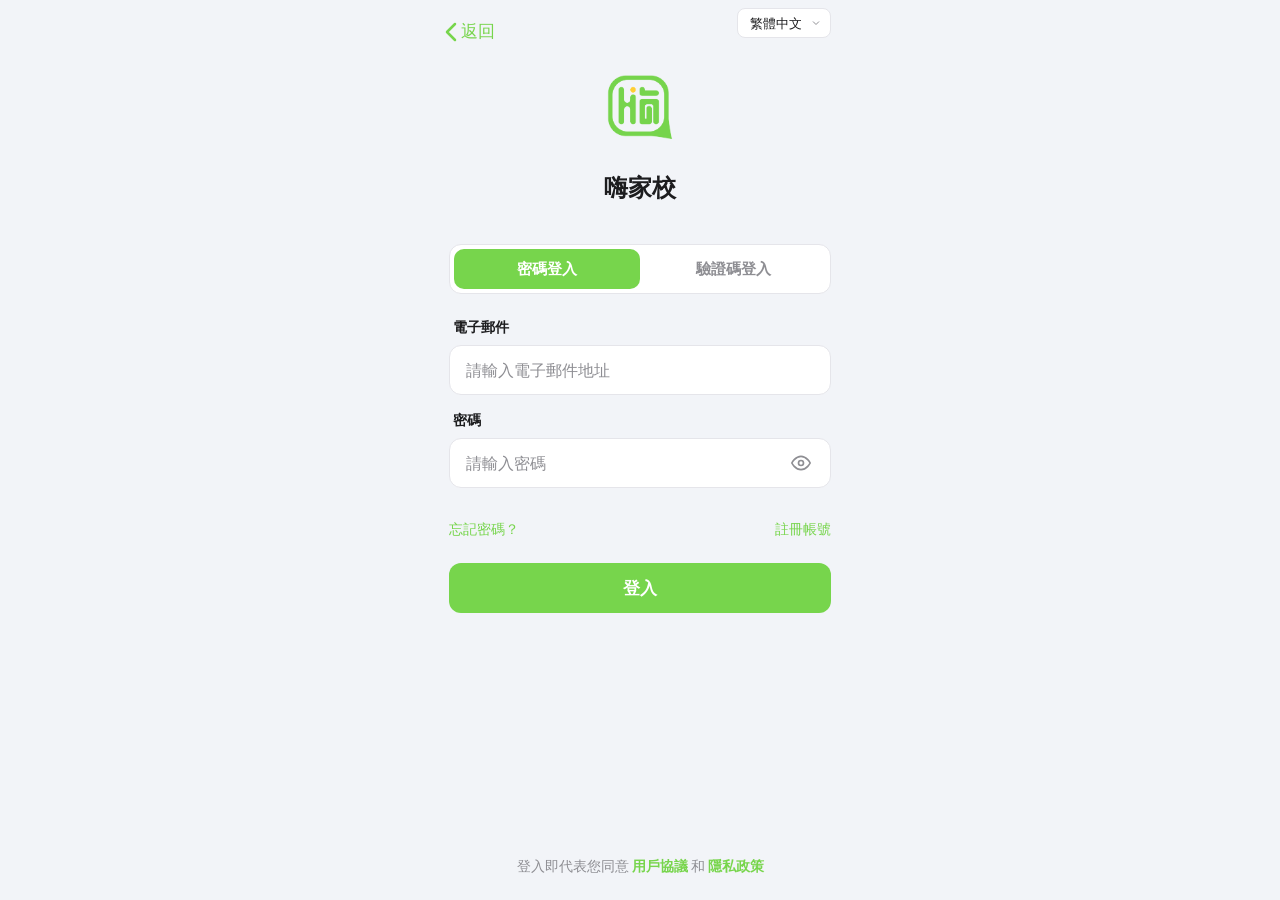
<file: ios-parent-login.html>
<!-- Generated by Trae Work -->
<!DOCTYPE html>
<html lang="zh-TW">
<head>
<meta charset="UTF-8">
<meta name="viewport" content="width=device-width, initial-scale=1.0, maximum-scale=1.0, user-scalable=no">
<title>嗨家校 - 登入</title>
<style>
  @font-face {
    font-family: 'Outfit';
    src: url('./_shared/fonts/Outfit-Regular.ttf') format('truetype');
    font-weight: 400;
    font-display: swap;
  }
  @font-face {
    font-family: 'Outfit';
    src: url('./_shared/fonts/Outfit-Bold.ttf') format('truetype');
    font-weight: 700;
    font-display: swap;
  }

  :root {
    --bg: #F2F4F8;
    --surface: #FFFFFF;
    --ink: #1C1C1E;
    --muted: #8E8E93;
    --rule: #E5E5EA;
    --accent: #77D54C;
    --accent2: #34C759;
    --danger: #FF3B30;
    --warning: #FF9500;
  }

  * {
    margin: 0;
    padding: 0;
    box-sizing: border-box;
    -webkit-tap-highlight-color: transparent;
    font-family: 'Outfit', -apple-system, BlinkMacSystemFont, 'Segoe UI', Roboto, sans-serif;
  }

  html, body {
    height: 100%;
    background: var(--bg);
    color: var(--ink);
    overflow: hidden;
  }

  .app-container {
    width: 100%;
    max-width: 430px;
    height: 100vh;
    margin: 0 auto;
    background: var(--bg);
    position: relative;
    overflow: hidden;
  }

  .page {
    position: absolute;
    top: 0;
    left: 0;
    width: 100%;
    height: 100%;
    overflow-y: auto;
    overflow-x: hidden;
    -webkit-overflow-scrolling: touch;
    background: var(--bg);
    display: none;
    flex-direction: column;
    padding: 0 24px;
  }

  .page.active {
    display: flex;
  }

  /* iOS style page transition */
  .page.slide-in-right {
    animation: slideInRight 0.35s cubic-bezier(0.32, 0.72, 0, 1) forwards;
  }
  .page.slide-out-right {
    animation: slideOutRight 0.35s cubic-bezier(0.32, 0.72, 0, 1) forwards;
  }
  .page.slide-in-left {
    animation: slideInLeft 0.35s cubic-bezier(0.32, 0.72, 0, 1) forwards;
  }
  .page.slide-out-left {
    animation: slideOutLeft 0.35s cubic-bezier(0.32, 0.72, 0, 1) forwards;
  }

  @keyframes slideInRight {
    from { transform: translateX(100%); }
    to { transform: translateX(0); }
  }
  @keyframes slideOutRight {
    from { transform: translateX(0); }
    to { transform: translateX(100%); }
  }
  @keyframes slideInLeft {
    from { transform: translateX(-40%); opacity: 0.8; }
    to { transform: translateX(0); opacity: 1; }
  }
  @keyframes slideOutLeft {
    from { transform: translateX(0); opacity: 1; }
    to { transform: translateX(-40%); opacity: 0.8; }
  }

  /* Navigation Bar */
  .nav-bar {
    display: flex;
    align-items: center;
    justify-content: center;
    height: 44px;
    position: relative;
    flex-shrink: 0;
    margin-top: env(safe-area-inset-top, 0);
  }

  .nav-bar .back-btn {
    position: absolute;
    left: 0;
    top: 50%;
    transform: translateY(-50%);
    background: none;
    border: none;
    color: var(--accent);
    font-size: 17px;
    cursor: pointer;
    display: flex;
    align-items: center;
    gap: 2px;
    padding: 4px 0;
  }

  .nav-bar .nav-title {
    font-size: 17px;
    font-weight: 600;
    color: var(--ink);
  }

  /* Language Selector */
  .lang-selector {
    position: absolute;
    top: calc(env(safe-area-inset-top, 0) + 8px);
    right: 24px;
    z-index: 10;
  }

  .lang-selector select {
    appearance: none;
    -webkit-appearance: none;
    background: var(--surface);
    border: 1px solid var(--rule);
    border-radius: 8px;
    padding: 6px 28px 6px 12px;
    font-size: 13px;
    color: var(--ink);
    cursor: pointer;
    outline: none;
    background-image: url("data:image/svg+xml,%3Csvg xmlns='http://www.w3.org/2000/svg' width='12' height='12' viewBox='0 0 24 24' fill='none' stroke='%238E8E93' stroke-width='2'%3E%3Cpath d='M6 9l6 6 6-6'/%3E%3C/svg%3E");
    background-repeat: no-repeat;
    background-position: right 8px center;
  }

  /* Logo Section */
  .logo-section {
    display: flex;
    flex-direction: column;
    align-items: center;
    margin-top: 60px;
    margin-bottom: 40px;
  }

  .logo-icon {
    width: 96px;
    height: 96px;
    background: transparent;
    border-radius: 20px;
    display: flex;
    align-items: center;
    justify-content: center;
    margin-bottom: 16px;
    overflow: hidden;
  }

  .logo-icon img {
    width: 100%;
    height: 100%;
    object-fit: contain;
  }

  .app-name {
    font-size: 24px;
    font-weight: 700;
    color: var(--ink);
  }

  /* Login Tabs */
  .login-tabs {
    display: flex;
    background: var(--surface);
    border-radius: 12px;
    padding: 4px;
    margin-bottom: 24px;
    border: 1px solid var(--rule);
  }

  .login-tab {
    flex: 1;
    height: 40px;
    border-radius: 10px;
    border: none;
    background: none;
    font-size: 15px;
    font-weight: 600;
    color: var(--muted);
    cursor: pointer;
    transition: all 0.2s;
  }

  .login-tab.active {
    background: var(--accent);
    color: white;
  }

  /* Form Styles */
  .form-container {
    flex: 1;
    display: flex;
    flex-direction: column;
  }

  .input-group {
    margin-bottom: 16px;
  }

  .input-label {
    display: block;
    font-size: 14px;
    font-weight: 600;
    color: var(--ink);
    margin-bottom: 8px;
    padding-left: 4px;
  }

  .input-field {
    width: 100%;
    height: 50px;
    background: var(--surface);
    border: 1px solid var(--rule);
    border-radius: 12px;
    padding: 0 16px;
    font-size: 16px;
    color: var(--ink);
    outline: none;
    transition: border-color 0.2s, box-shadow 0.2s;
  }

  .input-field:focus {
    border-color: var(--accent);
    box-shadow: 0 0 0 3px rgba(119, 213, 76, 0.15);
  }

  .input-field::placeholder {
    color: var(--muted);
  }

  .input-wrapper {
    position: relative;
  }

  .input-wrapper .input-field {
    padding-right: 50px;
  }

  .input-icon {
    position: absolute;
    right: 16px;
    top: 50%;
    transform: translateY(-50%);
    color: var(--muted);
    cursor: pointer;
  }

  .toggle-password {
    background: none;
    border: none;
    padding: 4px;
    cursor: pointer;
    color: var(--muted);
    display: flex;
    align-items: center;
    justify-content: center;
  }

  /* Button Styles */
  .btn {
    width: 100%;
    height: 50px;
    border-radius: 12px;
    border: none;
    font-size: 17px;
    font-weight: 600;
    cursor: pointer;
    transition: all 0.2s;
    display: flex;
    align-items: center;
    justify-content: center;
    gap: 8px;
  }

  .btn-primary {
    background: var(--accent);
    color: white;
  }

  .btn-primary:active {
    background: #0051D5;
    transform: scale(0.98);
  }

  .btn-primary:disabled {
    background: var(--rule);
    color: var(--muted);
    cursor: not-allowed;
  }

  .btn-secondary {
    background: var(--surface);
    color: var(--accent);
    border: 1px solid var(--rule);
  }

  .btn-secondary:active {
    background: var(--bg);
  }

  .btn-text {
    background: none;
    color: var(--accent);
    font-size: 15px;
    height: auto;
    padding: 8px 0;
  }

  .btn-danger {
    background: var(--danger);
    color: white;
  }

  .btn-danger:active {
    background: #D70015;
  }

  /* Link Styles */
  .link-row {
    display: flex;
    justify-content: space-between;
    align-items: center;
    margin-top: 16px;
    margin-bottom: 24px;
  }

  .link-row-single {
    display: flex;
    justify-content: flex-end;
    align-items: center;
    margin-top: 16px;
    margin-bottom: 24px;
  }

  .link-text {
    color: var(--accent);
    font-size: 14px;
    text-decoration: none;
    cursor: pointer;
    background: none;
    border: none;
    padding: 0;
  }

  .link-text:active {
    opacity: 0.6;
  }

  /* Bottom Section */
  .bottom-section {
    margin-top: auto;
    padding-bottom: calc(24px + env(safe-area-inset-bottom, 0));
    text-align: center;
  }

  .bottom-text {
    font-size: 14px;
    color: var(--muted);
  }

  .bottom-text .link-text {
    font-weight: 600;
  }

  /* Agreement Checkbox */
  .agreement-row {
    display: flex;
    align-items: flex-start;
    gap: 8px;
    margin-bottom: 20px;
    margin-top: 8px;
  }

  .agreement-row input[type="checkbox"] {
    width: 18px;
    height: 18px;
    margin-top: 2px;
    accent-color: var(--accent);
    cursor: pointer;
  }

  .agreement-text {
    font-size: 13px;
    color: var(--muted);
    line-height: 1.5;
  }

  .agreement-text a {
    color: var(--accent);
    text-decoration: none;
  }

  /* Verification Code Input */
  .code-input-row {
    display: flex;
    gap: 12px;
    margin-bottom: 16px;
  }

  .code-input-row .input-field {
    flex: 1;
  }

  .btn-code {
    width: 120px;
    height: 50px;
    border-radius: 12px;
    background: var(--surface);
    color: var(--accent);
    border: 1px solid var(--accent);
    font-size: 14px;
    font-weight: 600;
    cursor: pointer;
    white-space: nowrap;
    transition: all 0.2s;
  }

  .btn-code:disabled {
    border-color: var(--rule);
    color: var(--muted);
    cursor: not-allowed;
  }

  .btn-code:active:not(:disabled) {
    background: rgba(119, 213, 76, 0.05);
  }

  /* Steps Indicator */
  .steps-indicator {
    display: flex;
    justify-content: center;
    gap: 8px;
    margin: 24px 0;
  }

  .step-dot {
    width: 8px;
    height: 8px;
    border-radius: 50%;
    background: var(--rule);
    transition: all 0.3s;
  }

  .step-dot.active {
    background: var(--accent);
    width: 24px;
    border-radius: 4px;
  }

  /* Success State */
  .success-icon {
    width: 80px;
    height: 80px;
    background: var(--accent2);
    border-radius: 50%;
    display: flex;
    align-items: center;
    justify-content: center;
    margin: 40px auto 24px;
  }

  .success-icon svg {
    width: 40px;
    height: 40px;
    fill: white;
  }

  .success-title {
    font-size: 22px;
    font-weight: 700;
    text-align: center;
    margin-bottom: 8px;
  }

  .success-desc {
    font-size: 15px;
    color: var(--muted);
    text-align: center;
    margin-bottom: 32px;
    line-height: 1.5;
  }

  /* Toast */
  .toast {
    position: fixed;
    top: 50%;
    left: 50%;
    transform: translate(-50%, -50%) scale(0.9);
    background: rgba(0, 0, 0, 0.8);
    color: white;
    padding: 12px 24px;
    border-radius: 8px;
    font-size: 14px;
    z-index: 1000;
    opacity: 0;
    pointer-events: none;
    transition: all 0.3s;
    white-space: nowrap;
  }

  .toast.show {
    opacity: 1;
    transform: translate(-50%, -50%) scale(1);
  }

  /* Role Selection */
  .role-grid {
    display: grid;
    grid-template-columns: 1fr 1fr;
    gap: 12px;
    margin-bottom: 24px;
  }

  .role-card {
    background: var(--surface);
    border: 2px solid var(--rule);
    border-radius: 16px;
    padding: 24px 16px;
    text-align: center;
    cursor: pointer;
    transition: all 0.2s;
  }

  .role-card.selected {
    border-color: var(--accent);
    background: rgba(119, 213, 76, 0.05);
  }

  .role-card:active {
    transform: scale(0.98);
  }

  .role-icon {
    width: 48px;
    height: 48px;
    background: var(--bg);
    border-radius: 14px;
    display: flex;
    align-items: center;
    justify-content: center;
    margin: 0 auto 12px;
  }

  .role-icon svg {
    width: 24px;
    height: 24px;
    fill: var(--accent);
  }

  .role-name {
    font-size: 15px;
    font-weight: 600;
    color: var(--ink);
    margin-bottom: 4px;
  }

  .role-desc {
    font-size: 12px;
    color: var(--muted);
  }

  /* Progress Bar */
  .progress-bar {
    width: 100%;
    height: 4px;
    background: var(--rule);
    border-radius: 2px;
    margin-bottom: 24px;
    overflow: hidden;
  }

  .progress-fill {
    height: 100%;
    background: var(--accent);
    border-radius: 2px;
    transition: width 0.3s ease;
  }

  /* School Search */
  .school-list {
    background: var(--surface);
    border-radius: 12px;
    border: 1px solid var(--rule);
    overflow: hidden;
    margin-bottom: 16px;
  }

  .school-item {
    padding: 14px 16px;
    border-bottom: 1px solid var(--rule);
    cursor: pointer;
    display: flex;
    align-items: center;
    justify-content: space-between;
    transition: background 0.2s;
  }

  .school-item:last-child {
    border-bottom: none;
  }

  .school-item:active,
  .school-item.selected {
    background: rgba(119, 213, 76, 0.05);
  }

  .school-item.selected .check-icon {
    display: block;
  }

  .school-name {
    font-size: 15px;
    color: var(--ink);
  }

  .check-icon {
    display: none;
    color: var(--accent);
  }

  /* Shake animation for error */
  @keyframes shake {
    0%, 100% { transform: translateX(0); }
    20% { transform: translateX(-8px); }
    40% { transform: translateX(8px); }
    60% { transform: translateX(-4px); }
    80% { transform: translateX(4px); }
  }

  .shake {
    animation: shake 0.4s ease-in-out;
  }

  /* Loading spinner */
  @keyframes spin {
    to { transform: rotate(360deg); }
  }

  .spinner {
    width: 20px;
    height: 20px;
    border: 2px solid rgba(255,255,255,0.3);
    border-top-color: white;
    border-radius: 50%;
    animation: spin 0.8s linear infinite;
  }

  .btn-primary .spinner {
    border-color: rgba(255,255,255,0.3);
    border-top-color: white;
  }

  /* Hide scrollbar but keep functionality */
  .page::-webkit-scrollbar {
    display: none;
  }
  .page {
    -ms-overflow-style: none;
    scrollbar-width: none;
  }

  /* Subtitle */
  .page-subtitle {
    font-size: 15px;
    color: var(--muted);
    text-align: center;
    margin-bottom: 24px;
    line-height: 1.5;
  }

  /* Section title */
  .section-title {
    font-size: 20px;
    font-weight: 700;
    text-align: center;
    margin-bottom: 8px;
    margin-top: 16px;
  }

  /* Helper text */
  .helper-text {
    font-size: 13px;
    color: var(--muted);
    margin-top: 8px;
    margin-bottom: 16px;
    line-height: 1.5;
  }

  /* Form section spacing */
  .form-section {
    margin-bottom: 20px;
  }

  .hidden {
    display: none !important;
  }

  /* Back to Index Button */
  .back-to-index {
    position: absolute;
    top: calc(env(safe-area-inset-top, 0) + 12px);
    left: 16px;
    z-index: 20;
    background: none;
    border: none;
    color: var(--accent);
    font-size: 17px;
    cursor: pointer;
    display: flex;
    align-items: center;
    gap: 4px;
    padding: 8px 4px;
    text-decoration: none;
  }
  .back-to-index svg {
    width: 12px;
    height: 20px;
  }
</style>
<link rel="stylesheet" href="./frame-mode.css">
</head>
<body>

<div class="app-container">

  <!-- Back to Index -->
  <a href="./index.html" class="back-to-index">
    <svg viewBox="0 0 12 20" fill="none" stroke="currentColor" stroke-width="2.5" stroke-linecap="round" stroke-linejoin="round"><path d="M10 2L2 10l8 8"/></svg>
    <span>返回</span>
  </a>

  <!-- Language Selector -->
  <div class="lang-selector">
    <select id="lang-select" onchange="switchLanguage(this.value)">
      <option value="zh-TW">繁體中文</option>
      <option value="zh-CN">简体中文</option>
      <option value="en">English</option>
    </select>
  </div>

  <!-- ==================== 登录页面 ==================== -->
  <div class="page active" id="page-login">
    <div class="logo-section">
      <div class="logo-icon">
        <img src="./assets/haijiaxiao-logo.png" alt="嗨家校 Logo">
      </div>
      <div class="app-name" data-i18n="appName">嗨家校</div>
    </div>

    <div class="login-tabs">
      <button class="login-tab active" id="tab-password" onclick="switchLoginTab('password')" data-i18n="tabPassword">密碼登入</button>
      <button class="login-tab" id="tab-code" onclick="switchLoginTab('code')" data-i18n="tabCode">驗證碼登入</button>
    </div>

    <div class="form-container">
      <!-- 密码登录 -->
      <div id="login-password-form">
        <div class="input-group">
          <label class="input-label" data-i18n="labelEmail">電子郵件</label>
          <input type="email" class="input-field" id="login-email" data-i18n-placeholder="placeholderEmail">
        </div>

        <div class="input-group">
          <label class="input-label" data-i18n="labelPassword">密碼</label>
          <div class="input-wrapper">
            <input type="password" class="input-field" id="login-password" data-i18n-placeholder="placeholderPassword">
            <span class="input-icon">
              <button class="toggle-password" onclick="togglePassword('login-password', this)">
                <svg width="20" height="20" viewBox="0 0 24 24" fill="none" stroke="currentColor" stroke-width="2"><path d="M1 12s4-8 11-8 11 8 11 8-4 8-11 8-11-8-11-8z"/><circle cx="12" cy="12" r="3"/></svg>
              </button>
            </span>
          </div>
        </div>
      </div>

      <!-- 验证码登录 -->
      <div id="login-code-form" style="display: none;">
        <div class="input-group">
          <label class="input-label" data-i18n="labelEmail">電子郵件</label>
          <input type="email" class="input-field" id="login-code-email" data-i18n-placeholder="placeholderEmail">
        </div>

        <div class="input-group">
          <label class="input-label" data-i18n="labelCode">驗證碼</label>
          <div class="code-input-row">
            <input type="tel" class="input-field" id="login-code-input" maxlength="6" data-i18n-placeholder="placeholderCode">
            <button class="btn-code" id="login-send-code-btn" onclick="sendLoginCode()" data-i18n="btnGetCode">獲取驗證碼</button>
          </div>
        </div>
      </div>

      <div class="link-row" id="login-link-row">
        <button class="link-text" id="link-forgot" onclick="goToPage('page-forgot')" data-i18n="linkForgot">忘記密碼？</button>
        <button class="link-text" id="link-register" onclick="goToPage('page-register-info')" data-i18n="linkRegister">註冊帳號</button>
      </div>

      <button class="btn btn-primary" id="login-btn" onclick="handleLogin()" data-i18n="btnLogin">登入</button>
    </div>

    <div class="bottom-section">
      <p class="bottom-text"><span data-i18n="textAgreement">登入即代表您同意</span> <a href="#" class="link-text" data-i18n="linkTerms">用戶協議</a> <span data-i18n="textAnd">和</span> <a href="#" class="link-text" data-i18n="linkPrivacy">隱私政策</a></p>
    </div>
  </div>

  <!-- ==================== 注册 - 填写信息 ==================== -->
  <div class="page" id="page-register-info">
    <div class="nav-bar">
      <button class="back-btn" onclick="goBack()">
        <svg width="20" height="20" viewBox="0 0 24 24" fill="none" stroke="currentColor" stroke-width="2.5"><path d="M15 18l-6-6 6-6"/></svg>
        <span data-i18n="btnBack">返回</span>
      </button>
      <span class="nav-title" data-i18n="titleFillInfo">填寫信息</span>
    </div>

    <div class="progress-bar">
      <div class="progress-fill" style="width: 33%"></div>
    </div>

    <h2 class="section-title" data-i18n="titleCompleteInfo">完善個人信息</h2>
    <p class="page-subtitle" data-i18n="subtitleFillInfo">請填寫您的基本信息</p>

    <div class="form-container">
      <div class="input-group">
        <label class="input-label" data-i18n="labelRealName">真實姓名</label>
        <input type="text" class="input-field" id="reg-name" data-i18n-placeholder="placeholderRealName">
      </div>

      <div class="input-group">
        <label class="input-label" data-i18n="labelEmail">電子郵件</label>
        <input type="email" class="input-field" id="reg-email" data-i18n-placeholder="placeholderEmail">
      </div>

      <div class="input-group">
        <label class="input-label" data-i18n="labelCode">驗證碼</label>
        <div class="code-input-row">
          <input type="tel" class="input-field" id="reg-code" maxlength="6" data-i18n-placeholder="placeholderCode">
          <button class="btn-code" id="send-code-btn" onclick="sendCode()" data-i18n="btnGetCode">獲取驗證碼</button>
        </div>
      </div>

      <div class="input-group">
        <label class="input-label" data-i18n="labelSetPassword">設置密碼</label>
        <div class="input-wrapper">
          <input type="password" class="input-field" id="reg-password" data-i18n-placeholder="placeholderSetPassword">
          <span class="input-icon">
            <button class="toggle-password" onclick="togglePassword('reg-password', this)">
              <svg width="20" height="20" viewBox="0 0 24 24" fill="none" stroke="currentColor" stroke-width="2"><path d="M1 12s4-8 11-8 11 8 11 8-4 8-11 8-11-8-11-8z"/><circle cx="12" cy="12" r="3"/></svg>
            </button>
          </span>
        </div>
      </div>

      <div class="input-group">
        <label class="input-label" data-i18n="labelConfirmPassword">確認密碼</label>
        <div class="input-wrapper">
          <input type="password" class="input-field" id="reg-password-confirm" data-i18n-placeholder="placeholderConfirmPassword">
          <span class="input-icon">
            <button class="toggle-password" onclick="togglePassword('reg-password-confirm', this)">
              <svg width="20" height="20" viewBox="0 0 24 24" fill="none" stroke="currentColor" stroke-width="2"><path d="M1 12s4-8 11-8 11 8 11 8-4 8-11 8-11-8-11-8z"/><circle cx="12" cy="12" r="3"/></svg>
            </button>
          </span>
        </div>
      </div>

      <div class="agreement-row">
        <input type="checkbox" id="agreement" onchange="toggleRegisterBtn()">
        <label for="agreement" class="agreement-text"><span data-i18n="textAgree">我已閱讀並同意</span> <a href="#" data-i18n="linkTerms">用戶協議</a> <span data-i18n="textAnd">和</span> <a href="#" data-i18n="linkPrivacy">隱私政策</a></label>
      </div>

      <button class="btn btn-primary" id="register-btn" onclick="handleRegister()" disabled data-i18n="btnRegister">註冊</button>
    </div>
  </div>

  <!-- ==================== 注册 - 选择学校 ==================== -->
  <div class="page" id="page-register-school">
    <div class="nav-bar">
      <button class="back-btn" onclick="goBack()">
        <svg width="20" height="20" viewBox="0 0 24 24" fill="none" stroke="currentColor" stroke-width="2.5"><path d="M15 18l-6-6 6-6"/></svg>
        <span data-i18n="btnBack">返回</span>
      </button>
      <span class="nav-title" data-i18n="titleSelectSchool">選擇學校</span>
    </div>

    <div class="progress-bar">
      <div class="progress-fill" style="width: 66%"></div>
    </div>

    <h2 class="section-title" data-i18n="titleYourSchool">選擇您的學校</h2>
    <p class="page-subtitle" data-i18n="subtitleSelectSchool">選擇您所在的學校以完成註冊</p>

    <div class="input-group">
      <input type="text" class="input-field" id="school-search" oninput="filterSchools()" data-i18n-placeholder="placeholderSearchSchool">
    </div>

    <div class="school-list" id="school-list">
      <div class="school-item" onclick="selectSchool(this)">
        <span class="school-name">北京市第一實驗小學</span>
        <span class="check-icon"><svg width="18" height="18" viewBox="0 0 24 24" fill="none" stroke="currentColor" stroke-width="3"><path d="M20 6L9 17l-5-5"/></svg></span>
      </div>
      <div class="school-item" onclick="selectSchool(this)">
        <span class="school-name">北京市第二中學</span>
        <span class="check-icon"><svg width="18" height="18" viewBox="0 0 24 24" fill="none" stroke="currentColor" stroke-width="3"><path d="M20 6L9 17l-5-5"/></svg></span>
      </div>
      <div class="school-item" onclick="selectSchool(this)">
        <span class="school-name">北京市第四中學</span>
        <span class="check-icon"><svg width="18" height="18" viewBox="0 0 24 24" fill="none" stroke="currentColor" stroke-width="3"><path d="M20 6L9 17l-5-5"/></svg></span>
      </div>
      <div class="school-item" onclick="selectSchool(this)">
        <span class="school-name">北京師範大學附屬中學</span>
        <span class="check-icon"><svg width="18" height="18" viewBox="0 0 24 24" fill="none" stroke="currentColor" stroke-width="3"><path d="M20 6L9 17l-5-5"/></svg></span>
      </div>
      <div class="school-item" onclick="selectSchool(this)">
        <span class="school-name">北京市第八十中學</span>
        <span class="check-icon"><svg width="18" height="18" viewBox="0 0 24 24" fill="none" stroke="currentColor" stroke-width="3"><path d="M20 6L9 17l-5-5"/></svg></span>
      </div>
      <div class="school-item" onclick="selectSchool(this)">
        <span class="school-name">北京市十一學校</span>
        <span class="check-icon"><svg width="18" height="18" viewBox="0 0 24 24" fill="none" stroke="currentColor" stroke-width="3"><path d="M20 6L9 17l-5-5"/></svg></span>
      </div>
    </div>

    <button class="btn btn-primary" id="school-next-btn" onclick="goToPage('page-register-success')" disabled data-i18n="btnNext">下一步</button>
  </div>

  <!-- ==================== 注册成功 ==================== -->
  <div class="page" id="page-register-success">
    <div class="nav-bar">
      <span class="nav-title" data-i18n="titleRegisterSuccess">註冊成功</span>
    </div>

    <div class="success-icon">
      <svg viewBox="0 0 24 24"><path d="M9 16.17L4.83 12l-1.42 1.41L9 19 21 7l-1.41-1.41z"/></svg>
    </div>

    <h2 class="success-title" data-i18n="textRegisterSuccess">註冊成功！</h2>
    <p class="success-desc" data-i18n="descRegisterSuccess">歡迎加入APP名稱<br>您的帳號已創建成功</p>

    <button class="btn btn-primary" onclick="goToPage('page-login')" data-i18n="btnLoginNow">立即登入</button>
  </div>

  <!-- ==================== 忘记密码 - 验证邮箱 ==================== -->
  <div class="page" id="page-forgot">
    <div class="nav-bar">
      <button class="back-btn" onclick="goBack()">
        <svg width="20" height="20" viewBox="0 0 24 24" fill="none" stroke="currentColor" stroke-width="2.5"><path d="M15 18l-6-6 6-6"/></svg>
        <span data-i18n="btnBack">返回</span>
      </button>
      <span class="nav-title" data-i18n="titleForgotPassword">忘記密碼</span>
    </div>

    <div class="steps-indicator">
      <div class="step-dot active"></div>
      <div class="step-dot"></div>
      <div class="step-dot"></div>
    </div>

    <h2 class="section-title" data-i18n="titleVerifyEmail">驗證電子郵件</h2>
    <p class="page-subtitle" data-i18n="subtitleVerifyEmail">請輸入您註冊時使用的電子郵件地址</p>

    <div class="form-container">
      <div class="input-group">
        <label class="input-label" data-i18n="labelEmail">電子郵件</label>
        <input type="email" class="input-field" id="forgot-email" data-i18n-placeholder="placeholderEmail">
      </div>

      <div class="input-group">
        <label class="input-label" data-i18n="labelCode">驗證碼</label>
        <div class="code-input-row">
          <input type="tel" class="input-field" id="forgot-code" maxlength="6" data-i18n-placeholder="placeholderCode">
          <button class="btn-code" id="forgot-send-btn" onclick="sendForgotCode()" data-i18n="btnGetCode">獲取驗證碼</button>
        </div>
      </div>

      <button class="btn btn-primary" onclick="goToPage('page-reset-password')" data-i18n="btnNext">下一步</button>
    </div>
  </div>

  <!-- ==================== 忘记密码 - 重置密码 ==================== -->
  <div class="page" id="page-reset-password">
    <div class="nav-bar">
      <button class="back-btn" onclick="goBack()">
        <svg width="20" height="20" viewBox="0 0 24 24" fill="none" stroke="currentColor" stroke-width="2.5"><path d="M15 18l-6-6 6-6"/></svg>
        <span data-i18n="btnBack">返回</span>
      </button>
      <span class="nav-title" data-i18n="titleResetPassword">重置密碼</span>
    </div>

    <div class="steps-indicator">
      <div class="step-dot"></div>
      <div class="step-dot active"></div>
      <div class="step-dot"></div>
    </div>

    <h2 class="section-title" data-i18n="titleSetNewPassword">設置新密碼</h2>
    <p class="page-subtitle" data-i18n="subtitleSetPassword">請設置您的新密碼</p>

    <div class="form-container">
      <div class="input-group">
        <label class="input-label" data-i18n="labelNewPassword">新密碼</label>
        <div class="input-wrapper">
          <input type="password" class="input-field" id="new-password" data-i18n-placeholder="placeholderNewPassword">
          <span class="input-icon">
            <button class="toggle-password" onclick="togglePassword('new-password', this)">
              <svg width="20" height="20" viewBox="0 0 24 24" fill="none" stroke="currentColor" stroke-width="2"><path d="M1 12s4-8 11-8 11 8 11 8-4 8-11 8-11-8-11-8z"/><circle cx="12" cy="12" r="3"/></svg>
            </button>
          </span>
        </div>
      </div>

      <div class="input-group">
        <label class="input-label" data-i18n="labelConfirmNewPassword">確認新密碼</label>
        <div class="input-wrapper">
          <input type="password" class="input-field" id="new-password-confirm" data-i18n-placeholder="placeholderConfirmNewPassword">
          <span class="input-icon">
            <button class="toggle-password" onclick="togglePassword('new-password-confirm', this)">
              <svg width="20" height="20" viewBox="0 0 24 24" fill="none" stroke="currentColor" stroke-width="2"><path d="M1 12s4-8 11-8 11 8 11 8-4 8-11 8-11-8-11-8z"/><circle cx="12" cy="12" r="3"/></svg>
            </button>
          </span>
        </div>
      </div>

      <p class="helper-text" data-i18n="helperPassword">密碼需包含字母和數字，長度6-20位</p>

      <button class="btn btn-primary" onclick="handleResetPassword()" data-i18n="btnConfirmReset">確認重置</button>
    </div>
  </div>

  <!-- ==================== 忘记密码 - 重置成功 ==================== -->
  <div class="page" id="page-reset-success">
    <div class="nav-bar">
      <span class="nav-title" data-i18n="titleResetSuccess">重置成功</span>
    </div>

    <div class="success-icon">
      <svg viewBox="0 0 24 24"><path d="M9 16.17L4.83 12l-1.42 1.41L9 19 21 7l-1.41-1.41z"/></svg>
    </div>

    <h2 class="success-title" data-i18n="textResetSuccess">密碼重置成功！</h2>
    <p class="success-desc" data-i18n="descResetSuccess">您的密碼已成功重置<br>請使用新密碼登入</p>

    <button class="btn btn-primary" onclick="goToPage('page-login')" data-i18n="btnBackToLogin">返回登入</button>
  </div>

</div>

<!-- Toast -->
<div class="toast" id="toast"></div>

<script>
// ==================== 多语言支持 ====================
const i18n = {
  'zh-TW': {
    appName: '嗨家校',
    tabPassword: '密碼登入',
    tabCode: '驗證碼登入',
    labelEmail: '電子郵件',
    labelPassword: '密碼',
    labelCode: '驗證碼',
    labelRealName: '真實姓名',
    labelSetPassword: '設置密碼',
    labelConfirmPassword: '確認密碼',
    labelNewPassword: '新密碼',
    labelConfirmNewPassword: '確認新密碼',
    placeholderEmail: '請輸入電子郵件地址',
    placeholderPassword: '請輸入密碼',
    placeholderCode: '請輸入驗證碼',
    placeholderRealName: '請輸入真實姓名',
    placeholderSetPassword: '請設置6-20位密碼',
    placeholderConfirmPassword: '請再次輸入密碼',
    placeholderNewPassword: '請設置6-20位新密碼',
    placeholderConfirmNewPassword: '請再次輸入新密碼',
    placeholderSearchSchool: '搜索學校名稱',
    btnGetCode: '獲取驗證碼',
    btnLogin: '登入',
    btnRegister: '註冊',
    btnNext: '下一步',
    btnBack: '返回',
    btnLoginNow: '立即登入',
    btnConfirmReset: '確認重置',
    btnBackToLogin: '返回登入',
    linkForgot: '忘記密碼？',
    linkRegister: '註冊帳號',
    linkTerms: '用戶協議',
    linkPrivacy: '隱私政策',
    textAgreement: '登入即代表您同意',
    textAnd: '和',
    textAgree: '我已閱讀並同意',
    titleSelectRole: '選擇身份',
    titleWhoAreYou: '您是什麼身份？',
    subtitleSelectRole: '選擇您的身份以完成註冊',
    titleFillInfo: '填寫信息',
    titleCompleteInfo: '完善個人信息',
    subtitleFillInfo: '請填寫您的基本信息',
    titleSelectSchool: '選擇學校',
    titleYourSchool: '選擇您的學校',
    subtitleSelectSchool: '選擇您所在的學校以完成註冊',
    titleRegisterSuccess: '註冊成功',
    textRegisterSuccess: '註冊成功！',
    descRegisterSuccess: '歡迎加入嗨家校<br>您的帳號已創建成功',
    titleForgotPassword: '忘記密碼',
    titleVerifyEmail: '驗證電子郵件',
    subtitleVerifyEmail: '請輸入您註冊時使用的電子郵件地址',
    titleResetPassword: '重置密碼',
    titleSetNewPassword: '設置新密碼',
    subtitleSetPassword: '請設置您的新密碼',
    titleResetSuccess: '重置成功',
    textResetSuccess: '密碼重置成功！',
    descResetSuccess: '您的密碼已成功重置<br>請使用新密碼登入',
    helperPassword: '密碼需包含字母和數字，長度6-20位',
    roleTeacher: '教師',
    roleTeacherDesc: '授課教學',
    roleStudent: '學生',
    roleStudentDesc: '在線學習',
    roleParent: '家長',
    roleParentDesc: '關注成長',
    roleAdmin: '教務',
    roleAdminDesc: '管理教務',
    toastEnterEmail: '請輸入電子郵件地址',
    toastEmailInvalid: '電子郵件格式不正確',
    toastEnterPassword: '請輸入密碼',
    toastEnterCode: '請輸入驗證碼',
    toastEnterName: '請輸入真實姓名',
    toastSetPassword: '請設置密碼',
    toastPasswordShort: '密碼長度不能少於6位',
    toastPasswordMismatch: '兩次密碼輸入不一致',
    toastCodeSent: '驗證碼已發送至電子郵件',
    toastLoginSuccess: '登入成功',
    toastEnterEmailFirst: '請先輸入電子郵件地址'
  },
  'zh-CN': {
    appName: '嗨家校',
    tabPassword: '密码登录',
    tabCode: '验证码登录',
    labelEmail: '邮箱',
    labelPassword: '密码',
    labelCode: '验证码',
    labelRealName: '真实姓名',
    labelSetPassword: '设置密码',
    labelConfirmPassword: '确认密码',
    labelNewPassword: '新密码',
    labelConfirmNewPassword: '确认新密码',
    placeholderEmail: '请输入邮箱地址',
    placeholderPassword: '请输入密码',
    placeholderCode: '请输入验证码',
    placeholderRealName: '请输入真实姓名',
    placeholderSetPassword: '请设置6-20位密码',
    placeholderConfirmPassword: '请再次输入密码',
    placeholderNewPassword: '请设置6-20位新密码',
    placeholderConfirmNewPassword: '请再次输入新密码',
    placeholderSearchSchool: '搜索学校名称',
    btnGetCode: '获取验证码',
    btnLogin: '登录',
    btnRegister: '注册',
    btnNext: '下一步',
    btnBack: '返回',
    btnLoginNow: '立即登录',
    btnConfirmReset: '确认重置',
    btnBackToLogin: '返回登录',
    linkForgot: '忘记密码？',
    linkRegister: '注册账号',
    linkTerms: '用户协议',
    linkPrivacy: '隐私政策',
    textAgreement: '登录即代表您同意',
    textAnd: '和',
    textAgree: '我已阅读并同意',
    titleSelectRole: '选择身份',
    titleWhoAreYou: '您是什么身份？',
    subtitleSelectRole: '选择您的身份以完成注册',
    titleFillInfo: '填写信息',
    titleCompleteInfo: '完善个人信息',
    subtitleFillInfo: '请填写您的基本信息',
    titleSelectSchool: '选择学校',
    titleYourSchool: '选择您的学校',
    subtitleSelectSchool: '选择您所在的学校以完成注册',
    titleRegisterSuccess: '注册成功',
    textRegisterSuccess: '注册成功！',
    descRegisterSuccess: '欢迎加入嗨家校<br>您的账号已创建成功',
    titleForgotPassword: '忘记密码',
    titleVerifyEmail: '验证邮箱',
    subtitleVerifyEmail: '请输入您注册时使用的邮箱地址',
    titleResetPassword: '重置密码',
    titleSetNewPassword: '设置新密码',
    subtitleSetPassword: '请设置您的新密码',
    titleResetSuccess: '重置成功',
    textResetSuccess: '密码重置成功！',
    descResetSuccess: '您的密码已成功重置<br>请使用新密码登录',
    helperPassword: '密码需包含字母和数字，长度6-20位',
    roleTeacher: '教师',
    roleTeacherDesc: '授课教学',
    roleStudent: '学生',
    roleStudentDesc: '在线学习',
    roleParent: '家长',
    roleParentDesc: '关注成长',
    roleAdmin: '教务',
    roleAdminDesc: '管理教务',
    toastEnterEmail: '请输入邮箱地址',
    toastEmailInvalid: '邮箱格式不正确',
    toastEnterPassword: '请输入密码',
    toastEnterCode: '请输入验证码',
    toastEnterName: '请输入真实姓名',
    toastSetPassword: '请设置密码',
    toastPasswordShort: '密码长度不能少于6位',
    toastPasswordMismatch: '两次密码输入不一致',
    toastCodeSent: '验证码已发送至邮箱',
    toastLoginSuccess: '登录成功',
    toastEnterEmailFirst: '请先输入邮箱地址'
  },
  'en': {
    appName: 'Hai Jia Xiao',
    tabPassword: 'Password',
    tabCode: 'Code Login',
    labelEmail: 'Email',
    labelPassword: 'Password',
    labelCode: 'Verification Code',
    labelRealName: 'Full Name',
    labelSetPassword: 'Set Password',
    labelConfirmPassword: 'Confirm Password',
    labelNewPassword: 'New Password',
    labelConfirmNewPassword: 'Confirm New Password',
    placeholderEmail: 'Enter your email',
    placeholderPassword: 'Enter your password',
    placeholderCode: 'Enter verification code',
    placeholderRealName: 'Enter your full name',
    placeholderSetPassword: 'Set 6-20 character password',
    placeholderConfirmPassword: 'Enter password again',
    placeholderNewPassword: 'Set 6-20 character new password',
    placeholderConfirmNewPassword: 'Enter new password again',
    placeholderSearchSchool: 'Search school name',
    btnGetCode: 'Get Code',
    btnLogin: 'Login',
    btnRegister: 'Register',
    btnNext: 'Next',
    btnBack: 'Back',
    btnLoginNow: 'Login Now',
    btnConfirmReset: 'Confirm Reset',
    btnBackToLogin: 'Back to Login',
    linkForgot: 'Forgot Password?',
    linkRegister: 'Register',
    linkTerms: 'Terms of Service',
    linkPrivacy: 'Privacy Policy',
    textAgreement: 'By logging in, you agree to',
    textAnd: 'and',
    textAgree: 'I have read and agree to',
    titleSelectRole: 'Select Role',
    titleWhoAreYou: 'What is your role?',
    subtitleSelectRole: 'Select your role to complete registration',
    titleFillInfo: 'Fill Information',
    titleCompleteInfo: 'Complete Personal Info',
    subtitleFillInfo: 'Please fill in your basic information',
    titleSelectSchool: 'Select School',
    titleYourSchool: 'Select Your School',
    subtitleSelectSchool: 'Select your school to complete registration',
    titleRegisterSuccess: 'Registration Successful',
    textRegisterSuccess: 'Registration Successful!',
    descRegisterSuccess: 'Welcome to Hai Jia Xiao<br>Your account has been created',
    titleForgotPassword: 'Forgot Password',
    titleVerifyEmail: 'Verify Email',
    subtitleVerifyEmail: 'Please enter the email you used to register',
    titleResetPassword: 'Reset Password',
    titleSetNewPassword: 'Set New Password',
    subtitleSetPassword: 'Please set your new password',
    titleResetSuccess: 'Reset Successful',
    textResetSuccess: 'Password Reset Successful!',
    descResetSuccess: 'Your password has been reset<br>Please login with your new password',
    helperPassword: 'Password must contain letters and numbers, 6-20 characters',
    roleTeacher: 'Teacher',
    roleTeacherDesc: 'Teaching',
    roleStudent: 'Student',
    roleStudentDesc: 'Online Learning',
    roleParent: 'Parent',
    roleParentDesc: 'Track Growth',
    roleAdmin: 'Admin',
    roleAdminDesc: 'Manage Affairs',
    toastEnterEmail: 'Please enter your email',
    toastEmailInvalid: 'Invalid email format',
    toastEnterPassword: 'Please enter your password',
    toastEnterCode: 'Please enter verification code',
    toastEnterName: 'Please enter your full name',
    toastSetPassword: 'Please set a password',
    toastPasswordShort: 'Password must be at least 6 characters',
    toastPasswordMismatch: 'Passwords do not match',
    toastCodeSent: 'Verification code sent to email',
    toastLoginSuccess: 'Login successful',
    toastEnterEmailFirst: 'Please enter your email first'
  }
};

let currentLang = 'zh-TW';

function switchLanguage(lang) {
  currentLang = lang;
  const t = i18n[lang];

  // Update all text elements with data-i18n
  document.querySelectorAll('[data-i18n]').forEach(el => {
    const key = el.getAttribute('data-i18n');
    if (t[key]) {
      el.textContent = t[key];
    }
  });

  // Update placeholders
  document.querySelectorAll('[data-i18n-placeholder]').forEach(el => {
    const key = el.getAttribute('data-i18n-placeholder');
    if (t[key]) {
      el.placeholder = t[key];
    }
  });

  // Update HTML lang attribute
  document.documentElement.lang = lang;

  // Update page title
  document.title = (t.appName || 'APP') + ' - ' + (t.btnLogin || 'Login');
}

// ==================== Page Navigation ====================
let pageHistory = [];
let currentPage = 'page-login';

function toggleGlobalHeader(show) {
  const backBtn = document.querySelector('.back-to-index');
  const langSelector = document.querySelector('.lang-selector');
  if (backBtn) backBtn.style.display = show ? 'flex' : 'none';
  if (langSelector) langSelector.style.display = show ? 'block' : 'none';
}

function goToPage(pageId) {
  if (pageId === currentPage) return;

  const currentEl = document.getElementById(currentPage);
  const nextEl = document.getElementById(pageId);

  pageHistory.push(currentPage);

  currentEl.classList.add('slide-out-left');
  nextEl.classList.add('active', 'slide-in-right');

  setTimeout(() => {
    currentEl.classList.remove('active', 'slide-out-left');
    nextEl.classList.remove('slide-in-right');
  }, 350);

  currentPage = pageId;
  toggleGlobalHeader(pageId === 'page-login');
}

function goBack() {
  if (pageHistory.length === 0) return;

  const prevPage = pageHistory.pop();
  const currentEl = document.getElementById(currentPage);
  const prevEl = document.getElementById(prevPage);

  currentEl.classList.add('slide-out-right');
  prevEl.classList.add('active', 'slide-in-left');

  setTimeout(() => {
    currentEl.classList.remove('active', 'slide-out-right');
    prevEl.classList.remove('slide-in-left');
  }, 350);

  currentPage = prevPage;
  toggleGlobalHeader(prevPage === 'page-login');
}

// ==================== Toast ====================
function showToast(messageKey) {
  const t = i18n[currentLang];
  const message = t[messageKey] || messageKey;
  const toast = document.getElementById('toast');
  toast.textContent = message;
  toast.classList.add('show');
  setTimeout(() => toast.classList.remove('show'), 2000);
}

// ==================== Toggle Password Visibility ====================
function togglePassword(inputId, btn) {
  const input = document.getElementById(inputId);
  const isPassword = input.type === 'password';
  input.type = isPassword ? 'text' : 'password';

  btn.innerHTML = isPassword
    ? '<svg width="20" height="20" viewBox="0 0 24 24" fill="none" stroke="currentColor" stroke-width="2"><path d="M17.94 17.94A10.07 10.07 0 0 1 12 20c-7 0-11-8-11-8a18.45 18.45 0 0 1 5.06-5.94M9.9 4.24A9.12 9.12 0 0 1 12 4c7 0 11 8 11 8a18.5 18.5 0 0 1-2.16 3.19m-6.72-1.07a3 3 0 1 1-4.24-4.24"/><line x1="1" y1="1" x2="23" y2="23"/></svg>'
    : '<svg width="20" height="20" viewBox="0 0 24 24" fill="none" stroke="currentColor" stroke-width="2"><path d="M1 12s4-8 11-8 11 8 11 8-4 8-11 8-11-8-11-8z"/><circle cx="12" cy="12" r="3"/></svg>';
}

// ==================== Login Tab Switch ====================
let currentLoginTab = 'password';

function switchLoginTab(tab) {
  currentLoginTab = tab;
  document.querySelectorAll('.login-tab').forEach(t => t.classList.remove('active'));
  document.getElementById('tab-' + tab).classList.add('active');

  if (tab === 'password') {
    document.getElementById('login-password-form').style.display = 'block';
    document.getElementById('login-code-form').style.display = 'none';
    // Show forgot password link in password tab
    document.getElementById('link-forgot').style.display = 'block';
    document.getElementById('login-link-row').classList.remove('link-row-single');
    document.getElementById('login-link-row').classList.add('link-row');
  } else {
    document.getElementById('login-password-form').style.display = 'none';
    document.getElementById('login-code-form').style.display = 'block';
    // Hide forgot password link in code tab
    document.getElementById('link-forgot').style.display = 'none';
    document.getElementById('login-link-row').classList.remove('link-row');
    document.getElementById('login-link-row').classList.add('link-row-single');
  }
}

// ==================== Email Validation ====================
function isValidEmail(email) {
  return /^[^\s@]+@[^\s@]+\.[^\s@]+$/.test(email);
}

// ==================== Login ====================
function handleLogin() {
  if (currentLoginTab === 'password') {
    const email = document.getElementById('login-email').value;
    const password = document.getElementById('login-password').value;

    if (!email) {
      showToast('toastEnterEmail');
      shakeInput('login-email');
      return;
    }
    if (!isValidEmail(email)) {
      showToast('toastEmailInvalid');
      shakeInput('login-email');
      return;
    }
    if (!password) {
      showToast('toastEnterPassword');
      shakeInput('login-password');
      return;
    }
  } else {
    const email = document.getElementById('login-code-email').value;
    const code = document.getElementById('login-code-input').value;

    if (!email) {
      showToast('toastEnterEmail');
      shakeInput('login-code-email');
      return;
    }
    if (!isValidEmail(email)) {
      showToast('toastEmailInvalid');
      shakeInput('login-code-email');
      return;
    }
    if (!code) {
      showToast('toastEnterCode');
      shakeInput('login-code-input');
      return;
    }
  }

  const btn = document.getElementById('login-btn');
  btn.innerHTML = '<div class="spinner"></div>';
  btn.disabled = true;

  setTimeout(() => {
    btn.innerHTML = i18n[currentLang].btnLogin;
    btn.disabled = false;
    showToast('toastLoginSuccess');
  }, 1500);
}

// ==================== Send Login Code ====================
function sendLoginCode() {
  const email = document.getElementById('login-code-email').value;
  if (!email) {
    showToast('toastEnterEmailFirst');
    return;
  }
  if (!isValidEmail(email)) {
    showToast('toastEmailInvalid');
    return;
  }

  const btn = document.getElementById('login-send-code-btn');
  let seconds = 60;
  btn.disabled = true;

  codeTimer = setInterval(() => {
    seconds--;
    if (seconds <= 0) {
      clearInterval(codeTimer);
      btn.disabled = false;
      btn.textContent = i18n[currentLang].btnGetCode;
    } else {
      btn.textContent = seconds + 's';
    }
  }, 1000);

  showToast('toastCodeSent');
}

// ==================== Role Selection ====================
let selectedRole = null;

function selectRole(card, role) {
  document.querySelectorAll('.role-card').forEach(c => c.classList.remove('selected'));
  card.classList.add('selected');
  selectedRole = role;
  document.getElementById('role-next-btn').disabled = false;
}

// ==================== Send Code ====================
let codeTimer = null;

function sendCode() {
  const email = document.getElementById('reg-email').value;
  if (!email) {
    showToast('toastEnterEmailFirst');
    return;
  }
  if (!isValidEmail(email)) {
    showToast('toastEmailInvalid');
    return;
  }

  const btn = document.getElementById('send-code-btn');
  let seconds = 60;
  btn.disabled = true;

  codeTimer = setInterval(() => {
    seconds--;
    if (seconds <= 0) {
      clearInterval(codeTimer);
      btn.disabled = false;
      btn.textContent = i18n[currentLang].btnGetCode;
    } else {
      btn.textContent = seconds + 's';
    }
  }, 1000);

  showToast('toastCodeSent');
}

function sendForgotCode() {
  const email = document.getElementById('forgot-email').value;
  if (!email) {
    showToast('toastEnterEmailFirst');
    return;
  }
  if (!isValidEmail(email)) {
    showToast('toastEmailInvalid');
    return;
  }

  const btn = document.getElementById('forgot-send-btn');
  let seconds = 60;
  btn.disabled = true;

  codeTimer = setInterval(() => {
    seconds--;
    if (seconds <= 0) {
      clearInterval(codeTimer);
      btn.disabled = false;
      btn.textContent = i18n[currentLang].btnGetCode;
    } else {
      btn.textContent = seconds + 's';
    }
  }, 1000);

  showToast('toastCodeSent');
}

// ==================== Register ====================
function toggleRegisterBtn() {
  const agreed = document.getElementById('agreement').checked;
  document.getElementById('register-btn').disabled = !agreed;
}

function handleRegister() {
  const name = document.getElementById('reg-name').value;
  const email = document.getElementById('reg-email').value;
  const code = document.getElementById('reg-code').value;
  const password = document.getElementById('reg-password').value;
  const confirm = document.getElementById('reg-password-confirm').value;

  if (!name) { showToast('toastEnterName'); shakeInput('reg-name'); return; }
  if (!email) { showToast('toastEnterEmail'); shakeInput('reg-email'); return; }
  if (!isValidEmail(email)) { showToast('toastEmailInvalid'); shakeInput('reg-email'); return; }
  if (!code) { showToast('toastEnterCode'); shakeInput('reg-code'); return; }
  if (!password) { showToast('toastSetPassword'); shakeInput('reg-password'); return; }
  if (password.length < 6) { showToast('toastPasswordShort'); shakeInput('reg-password'); return; }
  if (password !== confirm) { showToast('toastPasswordMismatch'); shakeInput('reg-password-confirm'); return; }

  goToPage('page-register-school');
}

// ==================== School Selection ====================
let selectedSchool = null;

function selectSchool(item) {
  document.querySelectorAll('.school-item').forEach(i => i.classList.remove('selected'));
  item.classList.add('selected');
  selectedSchool = item.querySelector('.school-name').textContent;
  document.getElementById('school-next-btn').disabled = false;
}

function filterSchools() {
  const query = document.getElementById('school-search').value.toLowerCase();
  document.querySelectorAll('.school-item').forEach(item => {
    const name = item.querySelector('.school-name').textContent.toLowerCase();
    item.style.display = name.includes(query) ? 'flex' : 'none';
  });
}

// ==================== Reset Password ====================
function handleResetPassword() {
  const password = document.getElementById('new-password').value;
  const confirm = document.getElementById('new-password-confirm').value;

  if (!password) { showToast('toastSetPassword'); shakeInput('new-password'); return; }
  if (password.length < 6) { showToast('toastPasswordShort'); shakeInput('new-password'); return; }
  if (password !== confirm) { showToast('toastPasswordMismatch'); shakeInput('new-password-confirm'); return; }

  goToPage('page-reset-success');
}

// ==================== Shake Input ====================
function shakeInput(inputId) {
  const input = document.getElementById(inputId);
  input.classList.add('shake');
  setTimeout(() => input.classList.remove('shake'), 400);
}

// ==================== Input validation on blur ====================
document.getElementById('login-email')?.addEventListener('blur', function() {
  if (this.value && !isValidEmail(this.value)) {
    showToast('toastEmailInvalid');
  }
});

// Initialize with traditional Chinese
switchLanguage('zh-TW');
</script>
<script src="./frame-mode.js"></script>

</body>
</html>
</file>
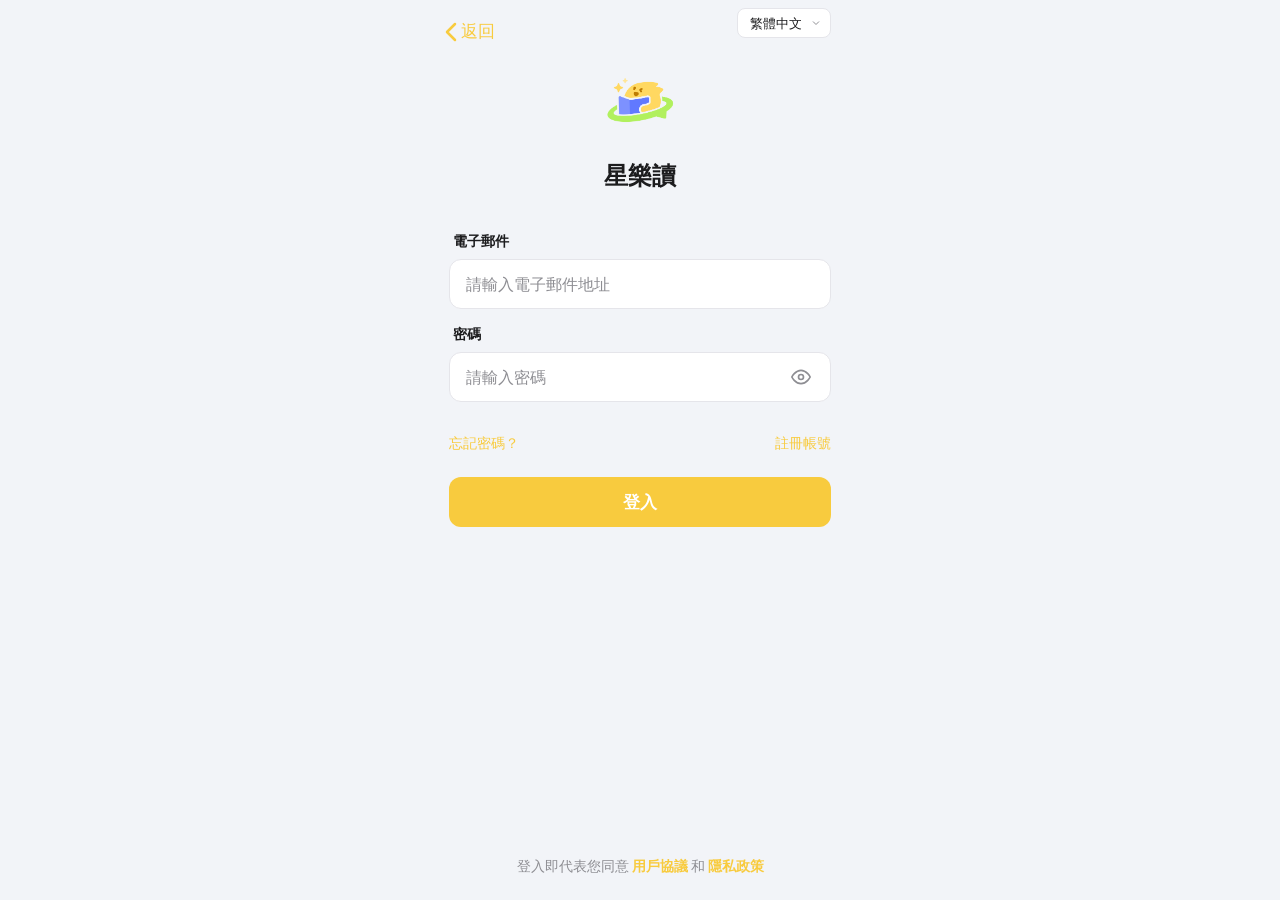
<file: ios-student-login.html>
<!-- Generated by Trae Work -->
<!DOCTYPE html>
<html lang="zh-TW">
<head>
<meta charset="UTF-8">
<meta name="viewport" content="width=device-width, initial-scale=1.0, maximum-scale=1.0, user-scalable=no">
<title>星樂讀 - 登入</title>
<style>
  @font-face {
    font-family: 'Outfit';
    src: url('./_shared/fonts/Outfit-Regular.ttf') format('truetype');
    font-weight: 400;
    font-display: swap;
  }
  @font-face {
    font-family: 'Outfit';
    src: url('./_shared/fonts/Outfit-Bold.ttf') format('truetype');
    font-weight: 700;
    font-display: swap;
  }

  :root {
    --bg: #F2F4F8;
    --surface: #FFFFFF;
    --ink: #1C1C1E;
    --muted: #8E8E93;
    --rule: #E5E5EA;
    --accent: #F8CB3E;
    --accent2: #34C759;
    --danger: #FF3B30;
    --warning: #FF9500;
  }

  * {
    margin: 0;
    padding: 0;
    box-sizing: border-box;
    -webkit-tap-highlight-color: transparent;
    font-family: 'Outfit', -apple-system, BlinkMacSystemFont, 'Segoe UI', Roboto, sans-serif;
  }

  html, body {
    height: 100%;
    background: var(--bg);
    color: var(--ink);
    overflow: hidden;
  }

  .app-container {
    width: 100%;
    max-width: 430px;
    height: 100vh;
    margin: 0 auto;
    background: var(--bg);
    position: relative;
    overflow: hidden;
  }

  .page {
    position: absolute;
    top: 0;
    left: 0;
    width: 100%;
    height: 100%;
    overflow-y: auto;
    overflow-x: hidden;
    -webkit-overflow-scrolling: touch;
    background: var(--bg);
    display: none;
    flex-direction: column;
    padding: 0 24px;
  }

  .page.active {
    display: flex;
  }

  /* iOS style page transition */
  .page.slide-in-right {
    animation: slideInRight 0.35s cubic-bezier(0.32, 0.72, 0, 1) forwards;
  }
  .page.slide-out-right {
    animation: slideOutRight 0.35s cubic-bezier(0.32, 0.72, 0, 1) forwards;
  }
  .page.slide-in-left {
    animation: slideInLeft 0.35s cubic-bezier(0.32, 0.72, 0, 1) forwards;
  }
  .page.slide-out-left {
    animation: slideOutLeft 0.35s cubic-bezier(0.32, 0.72, 0, 1) forwards;
  }

  @keyframes slideInRight {
    from { transform: translateX(100%); }
    to { transform: translateX(0); }
  }
  @keyframes slideOutRight {
    from { transform: translateX(0); }
    to { transform: translateX(100%); }
  }
  @keyframes slideInLeft {
    from { transform: translateX(-40%); opacity: 0.8; }
    to { transform: translateX(0); opacity: 1; }
  }
  @keyframes slideOutLeft {
    from { transform: translateX(0); opacity: 1; }
    to { transform: translateX(-40%); opacity: 0.8; }
  }

  /* Navigation Bar */
  .nav-bar {
    display: flex;
    align-items: center;
    justify-content: center;
    height: 44px;
    position: relative;
    flex-shrink: 0;
    margin-top: env(safe-area-inset-top, 0);
  }

  .nav-bar .back-btn {
    position: absolute;
    left: 0;
    top: 50%;
    transform: translateY(-50%);
    background: none;
    border: none;
    color: var(--accent);
    font-size: 17px;
    cursor: pointer;
    display: flex;
    align-items: center;
    gap: 2px;
    padding: 4px 0;
  }

  .nav-bar .nav-title {
    font-size: 17px;
    font-weight: 600;
    color: var(--ink);
  }

  /* Language Selector */
  .lang-selector {
    position: absolute;
    top: calc(env(safe-area-inset-top, 0) + 8px);
    right: 24px;
    z-index: 10;
  }

  .lang-selector select {
    appearance: none;
    -webkit-appearance: none;
    background: var(--surface);
    border: 1px solid var(--rule);
    border-radius: 8px;
    padding: 6px 28px 6px 12px;
    font-size: 13px;
    color: var(--ink);
    cursor: pointer;
    outline: none;
    background-image: url("data:image/svg+xml,%3Csvg xmlns='http://www.w3.org/2000/svg' width='12' height='12' viewBox='0 0 24 24' fill='none' stroke='%238E8E93' stroke-width='2'%3E%3Cpath d='M6 9l6 6 6-6'/%3E%3C/svg%3E");
    background-repeat: no-repeat;
    background-position: right 8px center;
  }

  /* Logo Section */
  .logo-section {
    display: flex;
    flex-direction: column;
    align-items: center;
    margin-top: 60px;
    margin-bottom: 40px;
  }

  .logo-icon {
    width: 80px;
    height: 80px;
    display: flex;
    align-items: center;
    justify-content: center;
    margin-bottom: 20px;
  }

  .logo-icon img {
    width: 80px;
    height: 80px;
    object-fit: contain;
  }

  .app-name {
    font-size: 24px;
    font-weight: 700;
    color: var(--ink);
  }

  /* Form Styles */
  .form-container {
    flex: 1;
    display: flex;
    flex-direction: column;
  }

  .input-group {
    margin-bottom: 16px;
  }

  .input-label {
    display: block;
    font-size: 14px;
    font-weight: 600;
    color: var(--ink);
    margin-bottom: 8px;
    padding-left: 4px;
  }

  .input-field {
    width: 100%;
    height: 50px;
    background: var(--surface);
    border: 1px solid var(--rule);
    border-radius: 12px;
    padding: 0 16px;
    font-size: 16px;
    color: var(--ink);
    outline: none;
    transition: border-color 0.2s, box-shadow 0.2s;
  }

  .input-field:focus {
    border-color: var(--accent);
    box-shadow: 0 0 0 3px rgba(248, 203, 62, 0.15);
  }

  .input-field::placeholder {
    color: var(--muted);
  }

  .input-wrapper {
    position: relative;
  }

  .input-wrapper .input-field {
    padding-right: 50px;
  }

  .input-icon {
    position: absolute;
    right: 16px;
    top: 50%;
    transform: translateY(-50%);
    color: var(--muted);
    cursor: pointer;
  }

  .toggle-password {
    background: none;
    border: none;
    padding: 4px;
    cursor: pointer;
    color: var(--muted);
    display: flex;
    align-items: center;
    justify-content: center;
  }

  /* Button Styles */
  .btn {
    width: 100%;
    height: 50px;
    border-radius: 12px;
    border: none;
    font-size: 17px;
    font-weight: 600;
    cursor: pointer;
    transition: all 0.2s;
    display: flex;
    align-items: center;
    justify-content: center;
    gap: 8px;
  }

  .btn-primary {
    background: var(--accent);
    color: white;
  }

  .btn-primary:active {
    background: #0051D5;
    transform: scale(0.98);
  }

  .btn-primary:disabled {
    background: var(--rule);
    color: var(--muted);
    cursor: not-allowed;
  }

  .btn-secondary {
    background: var(--surface);
    color: var(--accent);
    border: 1px solid var(--rule);
  }

  .btn-secondary:active {
    background: var(--bg);
  }

  .btn-text {
    background: none;
    color: var(--accent);
    font-size: 15px;
    height: auto;
    padding: 8px 0;
  }

  .btn-danger {
    background: var(--danger);
    color: white;
  }

  .btn-danger:active {
    background: #D70015;
  }

  /* Link Styles */
  .link-row {
    display: flex;
    justify-content: space-between;
    align-items: center;
    margin-top: 16px;
    margin-bottom: 24px;
  }

  .link-row-single {
    display: flex;
    justify-content: flex-end;
    align-items: center;
    margin-top: 16px;
    margin-bottom: 24px;
  }

  .link-text {
    color: var(--accent);
    font-size: 14px;
    text-decoration: none;
    cursor: pointer;
    background: none;
    border: none;
    padding: 0;
  }

  .link-text:active {
    opacity: 0.6;
  }

  /* Bottom Section */
  .bottom-section {
    margin-top: auto;
    padding-bottom: calc(24px + env(safe-area-inset-bottom, 0));
    text-align: center;
  }

  .bottom-text {
    font-size: 14px;
    color: var(--muted);
  }

  .bottom-text .link-text {
    font-weight: 600;
  }

  /* Agreement Checkbox */
  .agreement-row {
    display: flex;
    align-items: flex-start;
    gap: 8px;
    margin-bottom: 20px;
    margin-top: 8px;
  }

  .agreement-row input[type="checkbox"] {
    width: 18px;
    height: 18px;
    margin-top: 2px;
    accent-color: var(--accent);
    cursor: pointer;
  }

  .agreement-text {
    font-size: 13px;
    color: var(--muted);
    line-height: 1.5;
  }

  .agreement-text a {
    color: var(--accent);
    text-decoration: none;
  }

  /* Verification Code Input */
  .code-input-row {
    display: flex;
    gap: 12px;
    margin-bottom: 16px;
  }

  .code-input-row .input-field {
    flex: 1;
  }

  .btn-code {
    width: 120px;
    height: 50px;
    border-radius: 12px;
    background: var(--surface);
    color: var(--accent);
    border: 1px solid var(--accent);
    font-size: 14px;
    font-weight: 600;
    cursor: pointer;
    white-space: nowrap;
    transition: all 0.2s;
  }

  .btn-code:disabled {
    border-color: var(--rule);
    color: var(--muted);
    cursor: not-allowed;
  }

  .btn-code:active:not(:disabled) {
    background: rgba(248, 203, 62, 0.05);
  }

  /* Steps Indicator */
  .steps-indicator {
    display: flex;
    justify-content: center;
    gap: 8px;
    margin: 24px 0;
  }

  .step-dot {
    width: 8px;
    height: 8px;
    border-radius: 50%;
    background: var(--rule);
    transition: all 0.3s;
  }

  .step-dot.active {
    background: var(--accent);
    width: 24px;
    border-radius: 4px;
  }

  /* Success State */
  .success-icon {
    width: 80px;
    height: 80px;
    background: var(--accent2);
    border-radius: 50%;
    display: flex;
    align-items: center;
    justify-content: center;
    margin: 40px auto 24px;
  }

  .success-icon svg {
    width: 40px;
    height: 40px;
    fill: white;
  }

  .success-title {
    font-size: 22px;
    font-weight: 700;
    text-align: center;
    margin-bottom: 8px;
  }

  .success-desc {
    font-size: 15px;
    color: var(--muted);
    text-align: center;
    margin-bottom: 32px;
    line-height: 1.5;
  }

  /* Trial / Guest Mode State */
  .trial-icon {
    width: 80px;
    height: 80px;
    background: rgba(248, 203, 62, 0.12);
    border-radius: 50%;
    display: flex;
    align-items: center;
    justify-content: center;
    margin: 40px auto 24px;
  }

  .trial-icon svg {
    width: 40px;
    height: 40px;
    stroke: var(--accent);
    stroke-width: 2;
    fill: none;
  }

  .trial-desc {
    font-size: 15px;
    color: var(--muted);
    text-align: center;
    margin-bottom: 32px;
    line-height: 1.6;
    padding: 0 12px;
  }

  /* Toast */
  .toast {
    position: fixed;
    top: 50%;
    left: 50%;
    transform: translate(-50%, -50%) scale(0.9);
    background: rgba(0, 0, 0, 0.8);
    color: white;
    padding: 12px 24px;
    border-radius: 8px;
    font-size: 14px;
    z-index: 1000;
    opacity: 0;
    pointer-events: none;
    transition: all 0.3s;
    white-space: nowrap;
  }

  .toast.show {
    opacity: 1;
    transform: translate(-50%, -50%) scale(1);
  }

  /* Role Selection */
  .role-grid {
    display: grid;
    grid-template-columns: 1fr 1fr;
    gap: 12px;
    margin-bottom: 24px;
  }

  .role-card {
    background: var(--surface);
    border: 2px solid var(--rule);
    border-radius: 16px;
    padding: 24px 16px;
    text-align: center;
    cursor: pointer;
    transition: all 0.2s;
  }

  .role-card.selected {
    border-color: var(--accent);
    background: rgba(248, 203, 62, 0.05);
  }

  .role-card:active {
    transform: scale(0.98);
  }

  .role-icon {
    width: 48px;
    height: 48px;
    background: var(--bg);
    border-radius: 14px;
    display: flex;
    align-items: center;
    justify-content: center;
    margin: 0 auto 12px;
  }

  .role-icon svg {
    width: 24px;
    height: 24px;
    fill: var(--accent);
  }

  .role-name {
    font-size: 15px;
    font-weight: 600;
    color: var(--ink);
    margin-bottom: 4px;
  }

  .role-desc {
    font-size: 12px;
    color: var(--muted);
  }

  /* Progress Bar */
  .progress-bar {
    width: 100%;
    height: 4px;
    background: var(--rule);
    border-radius: 2px;
    margin-bottom: 24px;
    overflow: hidden;
  }

  .progress-fill {
    height: 100%;
    background: var(--accent);
    border-radius: 2px;
    transition: width 0.3s ease;
  }

  /* School Search */
  .school-list {
    background: var(--surface);
    border-radius: 12px;
    border: 1px solid var(--rule);
    overflow: hidden;
    margin-bottom: 16px;
  }

  .school-item {
    padding: 14px 16px;
    border-bottom: 1px solid var(--rule);
    cursor: pointer;
    display: flex;
    align-items: center;
    justify-content: space-between;
    transition: background 0.2s;
  }

  .school-item:last-child {
    border-bottom: none;
  }

  .school-item:active,
  .school-item.selected {
    background: rgba(248, 203, 62, 0.05);
  }

  .school-item.selected .check-icon {
    display: block;
  }

  .school-name {
    font-size: 15px;
    color: var(--ink);
  }

  .check-icon {
    display: none;
    color: var(--accent);
  }

  /* Shake animation for error */
  @keyframes shake {
    0%, 100% { transform: translateX(0); }
    20% { transform: translateX(-8px); }
    40% { transform: translateX(8px); }
    60% { transform: translateX(-4px); }
    80% { transform: translateX(4px); }
  }

  .shake {
    animation: shake 0.4s ease-in-out;
  }

  /* Loading spinner */
  @keyframes spin {
    to { transform: rotate(360deg); }
  }

  .spinner {
    width: 20px;
    height: 20px;
    border: 2px solid rgba(255,255,255,0.3);
    border-top-color: white;
    border-radius: 50%;
    animation: spin 0.8s linear infinite;
  }

  .btn-primary .spinner {
    border-color: rgba(255,255,255,0.3);
    border-top-color: white;
  }

  /* Hide scrollbar but keep functionality */
  .page::-webkit-scrollbar {
    display: none;
  }
  .page {
    -ms-overflow-style: none;
    scrollbar-width: none;
  }

  /* Subtitle */
  .page-subtitle {
    font-size: 15px;
    color: var(--muted);
    text-align: center;
    margin-bottom: 24px;
    line-height: 1.5;
  }

  /* Section title */
  .section-title {
    font-size: 20px;
    font-weight: 700;
    text-align: center;
    margin-bottom: 8px;
    margin-top: 16px;
  }

  /* Helper text */
  .helper-text {
    font-size: 13px;
    color: var(--muted);
    margin-top: 8px;
    margin-bottom: 16px;
    line-height: 1.5;
  }

  /* Form section spacing */
  .form-section {
    margin-bottom: 20px;
  }

  .hidden {
    display: none !important;
  }

  /* Back to Index Button */
  .back-to-index {
    position: absolute;
    top: calc(env(safe-area-inset-top, 0) + 12px);
    left: 16px;
    z-index: 20;
    background: none;
    border: none;
    color: var(--accent);
    font-size: 17px;
    cursor: pointer;
    display: flex;
    align-items: center;
    gap: 4px;
    padding: 8px 4px;
    text-decoration: none;
  }
  .back-to-index svg {
    width: 12px;
    height: 20px;
  }
</style>
<link rel="stylesheet" href="./frame-mode.css">
</head>
<body>

<div class="app-container">

  <!-- Back to Index -->
  <a href="./index.html" class="back-to-index">
    <svg viewBox="0 0 12 20" fill="none" stroke="currentColor" stroke-width="2.5" stroke-linecap="round" stroke-linejoin="round"><path d="M10 2L2 10l8 8"/></svg>
    <span>返回</span>
  </a>

  <!-- Language Selector -->
  <div class="lang-selector">
    <select id="lang-select" onchange="switchLanguage(this.value)">
      <option value="zh-TW">繁體中文</option>
      <option value="zh-CN">简体中文</option>
      <option value="en">English</option>
    </select>
  </div>

  <!-- ==================== 登录页面 ==================== -->
  <div class="page active" id="page-login">
    <div class="logo-section">
      <div class="logo-icon">
        <img src="student-logo.png" alt="Logo">
      </div>
      <div class="app-name" data-i18n="appName">APP名稱</div>
    </div>

    <div class="form-container">
      <div class="input-group">
        <label class="input-label" data-i18n="labelEmail">電子郵件</label>
        <input type="email" class="input-field" id="login-email" data-i18n-placeholder="placeholderEmail">
      </div>

      <div class="input-group">
        <label class="input-label" data-i18n="labelPassword">密碼</label>
        <div class="input-wrapper">
          <input type="password" class="input-field" id="login-password" data-i18n-placeholder="placeholderPassword">
          <span class="input-icon">
            <button class="toggle-password" onclick="togglePassword('login-password', this)">
              <svg width="20" height="20" viewBox="0 0 24 24" fill="none" stroke="currentColor" stroke-width="2"><path d="M1 12s4-8 11-8 11 8 11 8-4 8-11 8-11-8-11-8z"/><circle cx="12" cy="12" r="3"/></svg>
            </button>
          </span>
        </div>
      </div>

      <div class="link-row" id="login-link-row">
        <button class="link-text" id="link-forgot" onclick="goToPage('page-forgot')" data-i18n="linkForgot">忘記密碼？</button>
        <button class="link-text" id="link-register" onclick="goToPage('page-register-info')" data-i18n="linkRegister">註冊帳號</button>
      </div>

      <button class="btn btn-primary" id="login-btn" onclick="handleLogin()" data-i18n="btnLogin">登入</button>
    </div>

    <div class="bottom-section">
      <p class="bottom-text"><span data-i18n="textAgreement">登入即代表您同意</span> <a href="#" class="link-text" data-i18n="linkTerms">用戶協議</a> <span data-i18n="textAnd">和</span> <a href="#" class="link-text" data-i18n="linkPrivacy">隱私政策</a></p>
    </div>
  </div>

  <!-- ==================== 注册 - 填写信息 ==================== -->
  <div class="page" id="page-register-info">
    <div class="nav-bar">
      <button class="back-btn" onclick="goBack()">
        <svg width="20" height="20" viewBox="0 0 24 24" fill="none" stroke="currentColor" stroke-width="2.5"><path d="M15 18l-6-6 6-6"/></svg>
        <span data-i18n="btnBack">返回</span>
      </button>
      <span class="nav-title" data-i18n="titleFillInfo">填寫信息</span>
    </div>

    <div class="progress-bar">
      <div class="progress-fill" style="width: 33%"></div>
    </div>

    <h2 class="section-title" data-i18n="titleCompleteInfo">完善個人信息</h2>
    <p class="page-subtitle" data-i18n="subtitleFillInfo">請填寫您的基本信息</p>

    <div class="form-container">
      <div class="input-group">
        <label class="input-label" data-i18n="labelRealName">真實姓名</label>
        <input type="text" class="input-field" id="reg-name" data-i18n-placeholder="placeholderRealName">
      </div>

      <div class="input-group">
        <label class="input-label" data-i18n="labelEmail">電子郵件</label>
        <input type="email" class="input-field" id="reg-email" data-i18n-placeholder="placeholderEmail">
      </div>

      <div class="input-group">
        <label class="input-label" data-i18n="labelCode">驗證碼</label>
        <div class="code-input-row">
          <input type="tel" class="input-field" id="reg-code" maxlength="6" data-i18n-placeholder="placeholderCode">
          <button class="btn-code" id="send-code-btn" onclick="sendCode()" data-i18n="btnGetCode">獲取驗證碼</button>
        </div>
      </div>

      <div class="input-group">
        <label class="input-label" data-i18n="labelSetPassword">設置密碼</label>
        <div class="input-wrapper">
          <input type="password" class="input-field" id="reg-password" data-i18n-placeholder="placeholderSetPassword">
          <span class="input-icon">
            <button class="toggle-password" onclick="togglePassword('reg-password', this)">
              <svg width="20" height="20" viewBox="0 0 24 24" fill="none" stroke="currentColor" stroke-width="2"><path d="M1 12s4-8 11-8 11 8 11 8-4 8-11 8-11-8-11-8z"/><circle cx="12" cy="12" r="3"/></svg>
            </button>
          </span>
        </div>
      </div>

      <div class="input-group">
        <label class="input-label" data-i18n="labelConfirmPassword">確認密碼</label>
        <div class="input-wrapper">
          <input type="password" class="input-field" id="reg-password-confirm" data-i18n-placeholder="placeholderConfirmPassword">
          <span class="input-icon">
            <button class="toggle-password" onclick="togglePassword('reg-password-confirm', this)">
              <svg width="20" height="20" viewBox="0 0 24 24" fill="none" stroke="currentColor" stroke-width="2"><path d="M1 12s4-8 11-8 11 8 11 8-4 8-11 8-11-8-11-8z"/><circle cx="12" cy="12" r="3"/></svg>
            </button>
          </span>
        </div>
      </div>

      <div class="agreement-row">
        <input type="checkbox" id="agreement" onchange="toggleRegisterBtn()">
        <label for="agreement" class="agreement-text"><span data-i18n="textAgree">我已閱讀並同意</span> <a href="#" data-i18n="linkTerms">用戶協議</a> <span data-i18n="textAnd">和</span> <a href="#" data-i18n="linkPrivacy">隱私政策</a></label>
      </div>

      <button class="btn btn-primary" id="register-btn" onclick="handleRegister()" disabled data-i18n="btnRegister">註冊</button>
    </div>
  </div>

  <!-- ==================== 注册 - 选择学校 ==================== -->
  <div class="page" id="page-register-school">
    <div class="nav-bar">
      <button class="back-btn" onclick="goBack()">
        <svg width="20" height="20" viewBox="0 0 24 24" fill="none" stroke="currentColor" stroke-width="2.5"><path d="M15 18l-6-6 6-6"/></svg>
        <span data-i18n="btnBack">返回</span>
      </button>
      <span class="nav-title" data-i18n="titleSelectSchool">選擇學校</span>
    </div>

    <div class="progress-bar">
      <div class="progress-fill" style="width: 66%"></div>
    </div>

    <h2 class="section-title" data-i18n="titleYourSchool">選擇您的學校</h2>
    <p class="page-subtitle" data-i18n="subtitleSelectSchool">選擇您所在的學校以完成註冊</p>

    <div class="input-group">
      <input type="text" class="input-field" id="school-search" oninput="filterSchools()" data-i18n-placeholder="placeholderSearchSchool">
    </div>

    <div class="school-list" id="school-list">
      <div class="school-item" onclick="selectSchool(this)">
        <span class="school-name">北京市第一實驗小學</span>
        <span class="check-icon"><svg width="18" height="18" viewBox="0 0 24 24" fill="none" stroke="currentColor" stroke-width="3"><path d="M20 6L9 17l-5-5"/></svg></span>
      </div>
      <div class="school-item" onclick="selectSchool(this)">
        <span class="school-name">北京市第二中學</span>
        <span class="check-icon"><svg width="18" height="18" viewBox="0 0 24 24" fill="none" stroke="currentColor" stroke-width="3"><path d="M20 6L9 17l-5-5"/></svg></span>
      </div>
      <div class="school-item" onclick="selectSchool(this)">
        <span class="school-name">北京市第四中學</span>
        <span class="check-icon"><svg width="18" height="18" viewBox="0 0 24 24" fill="none" stroke="currentColor" stroke-width="3"><path d="M20 6L9 17l-5-5"/></svg></span>
      </div>
      <div class="school-item" onclick="selectSchool(this)">
        <span class="school-name">北京師範大學附屬中學</span>
        <span class="check-icon"><svg width="18" height="18" viewBox="0 0 24 24" fill="none" stroke="currentColor" stroke-width="3"><path d="M20 6L9 17l-5-5"/></svg></span>
      </div>
      <div class="school-item" onclick="selectSchool(this)">
        <span class="school-name">北京市第八十中學</span>
        <span class="check-icon"><svg width="18" height="18" viewBox="0 0 24 24" fill="none" stroke="currentColor" stroke-width="3"><path d="M20 6L9 17l-5-5"/></svg></span>
      </div>
      <div class="school-item" onclick="selectSchool(this)">
        <span class="school-name">北京市十一學校</span>
        <span class="check-icon"><svg width="18" height="18" viewBox="0 0 24 24" fill="none" stroke="currentColor" stroke-width="3"><path d="M20 6L9 17l-5-5"/></svg></span>
      </div>
    </div>

    <button class="btn btn-primary" id="school-next-btn" onclick="goToPage('page-register-success')" disabled data-i18n="btnNext">下一步</button>
  </div>

  <!-- ==================== 注册成功 ==================== -->
  <div class="page" id="page-register-success">
    <div class="nav-bar">
      <span class="nav-title" data-i18n="titleRegisterSuccess">註冊成功</span>
    </div>

    <div class="success-icon">
      <svg viewBox="0 0 24 24"><path d="M9 16.17L4.83 12l-1.42 1.41L9 19 21 7l-1.41-1.41z"/></svg>
    </div>

    <h2 class="success-title" data-i18n="textRegisterSuccess">註冊成功！</h2>
    <p class="success-desc" data-i18n="descRegisterSuccess">歡迎加入APP名稱<br>您的帳號已創建成功</p>

    <button class="btn btn-primary" onclick="goToPage('page-register-trial')" data-i18n="btnNext">下一步</button>
  </div>

  <!-- ==================== 注册成功 - 未绑定学校 ==================== -->
  <div class="page" id="page-register-trial">
    <div class="nav-bar">
      <span class="nav-title" data-i18n="titleRegisterSuccess">註冊成功</span>
    </div>

    <div class="trial-icon">
      <svg viewBox="0 0 24 24"><path d="M12 2L2 7l10 5 10-5-10-5zM2 17l10 5 10-5M2 12l10 5 10-5"/></svg>
    </div>

    <h2 class="success-title" data-i18n="textRegisterTrialTitle">恭喜，註冊成功！</h2>
    <p class="trial-desc" data-i18n="descRegisterTrial">您的郵箱暫未綁定任何學校，當前僅可遊客模式體驗產品基礎功能。若需使用班級管理相關權限，請聯繫班主任老師，將您的郵箱配置為具體學生身份。</p>

    <button class="btn btn-primary" onclick="goToPage('page-login')" data-i18n="btnTryNow">立即體驗產品功能</button>
  </div>

  <!-- ==================== 忘记密码 - 验证邮箱 ==================== -->
  <div class="page" id="page-forgot">
    <div class="nav-bar">
      <button class="back-btn" onclick="goBack()">
        <svg width="20" height="20" viewBox="0 0 24 24" fill="none" stroke="currentColor" stroke-width="2.5"><path d="M15 18l-6-6 6-6"/></svg>
        <span data-i18n="btnBack">返回</span>
      </button>
      <span class="nav-title" data-i18n="titleForgotPassword">忘記密碼</span>
    </div>

    <div class="steps-indicator">
      <div class="step-dot active"></div>
      <div class="step-dot"></div>
      <div class="step-dot"></div>
    </div>

    <h2 class="section-title" data-i18n="titleVerifyEmail">驗證電子郵件</h2>
    <p class="page-subtitle" data-i18n="subtitleVerifyEmail">請輸入您註冊時使用的電子郵件地址</p>

    <div class="form-container">
      <div class="input-group">
        <label class="input-label" data-i18n="labelEmail">電子郵件</label>
        <input type="email" class="input-field" id="forgot-email" data-i18n-placeholder="placeholderEmail">
      </div>

      <div class="input-group">
        <label class="input-label" data-i18n="labelCode">驗證碼</label>
        <div class="code-input-row">
          <input type="tel" class="input-field" id="forgot-code" maxlength="6" data-i18n-placeholder="placeholderCode">
          <button class="btn-code" id="forgot-send-btn" onclick="sendForgotCode()" data-i18n="btnGetCode">獲取驗證碼</button>
        </div>
      </div>

      <button class="btn btn-primary" onclick="goToPage('page-reset-password')" data-i18n="btnNext">下一步</button>
    </div>
  </div>

  <!-- ==================== 忘记密码 - 重置密码 ==================== -->
  <div class="page" id="page-reset-password">
    <div class="nav-bar">
      <button class="back-btn" onclick="goBack()">
        <svg width="20" height="20" viewBox="0 0 24 24" fill="none" stroke="currentColor" stroke-width="2.5"><path d="M15 18l-6-6 6-6"/></svg>
        <span data-i18n="btnBack">返回</span>
      </button>
      <span class="nav-title" data-i18n="titleResetPassword">重置密碼</span>
    </div>

    <div class="steps-indicator">
      <div class="step-dot"></div>
      <div class="step-dot active"></div>
      <div class="step-dot"></div>
    </div>

    <h2 class="section-title" data-i18n="titleSetNewPassword">設置新密碼</h2>
    <p class="page-subtitle" data-i18n="subtitleSetPassword">請設置您的新密碼</p>

    <div class="form-container">
      <div class="input-group">
        <label class="input-label" data-i18n="labelNewPassword">新密碼</label>
        <div class="input-wrapper">
          <input type="password" class="input-field" id="new-password" data-i18n-placeholder="placeholderNewPassword">
          <span class="input-icon">
            <button class="toggle-password" onclick="togglePassword('new-password', this)">
              <svg width="20" height="20" viewBox="0 0 24 24" fill="none" stroke="currentColor" stroke-width="2"><path d="M1 12s4-8 11-8 11 8 11 8-4 8-11 8-11-8-11-8z"/><circle cx="12" cy="12" r="3"/></svg>
            </button>
          </span>
        </div>
      </div>

      <div class="input-group">
        <label class="input-label" data-i18n="labelConfirmNewPassword">確認新密碼</label>
        <div class="input-wrapper">
          <input type="password" class="input-field" id="new-password-confirm" data-i18n-placeholder="placeholderConfirmNewPassword">
          <span class="input-icon">
            <button class="toggle-password" onclick="togglePassword('new-password-confirm', this)">
              <svg width="20" height="20" viewBox="0 0 24 24" fill="none" stroke="currentColor" stroke-width="2"><path d="M1 12s4-8 11-8 11 8 11 8-4 8-11 8-11-8-11-8z"/><circle cx="12" cy="12" r="3"/></svg>
            </button>
          </span>
        </div>
      </div>

      <p class="helper-text" data-i18n="helperPassword">密碼需包含字母和數字，長度6-20位</p>

      <button class="btn btn-primary" onclick="handleResetPassword()" data-i18n="btnConfirmReset">確認重置</button>
    </div>
  </div>

  <!-- ==================== 忘记密码 - 重置成功 ==================== -->
  <div class="page" id="page-reset-success">
    <div class="nav-bar">
      <span class="nav-title" data-i18n="titleResetSuccess">重置成功</span>
    </div>

    <div class="success-icon">
      <svg viewBox="0 0 24 24"><path d="M9 16.17L4.83 12l-1.42 1.41L9 19 21 7l-1.41-1.41z"/></svg>
    </div>

    <h2 class="success-title" data-i18n="textResetSuccess">密碼重置成功！</h2>
    <p class="success-desc" data-i18n="descResetSuccess">您的密碼已成功重置<br>請使用新密碼登入</p>

    <button class="btn btn-primary" onclick="goToPage('page-login')" data-i18n="btnBackToLogin">返回登入</button>
  </div>

</div>

<!-- Toast -->
<div class="toast" id="toast"></div>

<script>
// ==================== 多语言支持 ====================
const i18n = {
  'zh-TW': {
    appName: '星樂讀',
    labelEmail: '電子郵件',
    labelPassword: '密碼',
    labelCode: '驗證碼',
    labelRealName: '真實姓名',
    labelSetPassword: '設置密碼',
    labelConfirmPassword: '確認密碼',
    labelNewPassword: '新密碼',
    labelConfirmNewPassword: '確認新密碼',
    placeholderEmail: '請輸入電子郵件地址',
    placeholderPassword: '請輸入密碼',
    placeholderCode: '請輸入驗證碼',
    placeholderRealName: '請輸入真實姓名',
    placeholderSetPassword: '請設置6-20位密碼',
    placeholderConfirmPassword: '請再次輸入密碼',
    placeholderNewPassword: '請設置6-20位新密碼',
    placeholderConfirmNewPassword: '請再次輸入新密碼',
    placeholderSearchSchool: '搜索學校名稱',
    btnGetCode: '獲取驗證碼',
    btnLogin: '登入',
    btnRegister: '註冊',
    btnNext: '下一步',
    btnBack: '返回',
    btnLoginNow: '立即登入',
    btnConfirmReset: '確認重置',
    btnBackToLogin: '返回登入',
    linkForgot: '忘記密碼？',
    linkRegister: '註冊帳號',
    linkTerms: '用戶協議',
    linkPrivacy: '隱私政策',
    textAgreement: '登入即代表您同意',
    textAnd: '和',
    textAgree: '我已閱讀並同意',
    titleSelectRole: '選擇身份',
    titleWhoAreYou: '您是什麼身份？',
    subtitleSelectRole: '選擇您的身份以完成註冊',
    titleFillInfo: '填寫信息',
    titleCompleteInfo: '完善個人信息',
    subtitleFillInfo: '請填寫您的基本信息',
    titleSelectSchool: '選擇學校',
    titleYourSchool: '選擇您的學校',
    subtitleSelectSchool: '選擇您所在的學校以完成註冊',
    titleRegisterSuccess: '註冊成功',
    textRegisterSuccess: '註冊成功！',
    textRegisterTrialTitle: '恭喜，註冊成功！',
    descRegisterSuccess: '歡迎加入星樂讀<br>您的帳號已創建成功',
    descRegisterTrial: '您的郵箱暫未綁定任何學校，當前僅可遊客模式體驗產品基礎功能。若需使用班級管理相關權限，請聯繫班主任老師，將您的郵箱配置為具體學生身份。',
    btnTryNow: '立即體驗產品功能',
    titleForgotPassword: '忘記密碼',
    titleVerifyEmail: '驗證電子郵件',
    subtitleVerifyEmail: '請輸入您註冊時使用的電子郵件地址',
    titleResetPassword: '重置密碼',
    titleSetNewPassword: '設置新密碼',
    subtitleSetPassword: '請設置您的新密碼',
    titleResetSuccess: '重置成功',
    textResetSuccess: '密碼重置成功！',
    descResetSuccess: '您的密碼已成功重置<br>請使用新密碼登入',
    helperPassword: '密碼需包含字母和數字，長度6-20位',
    roleTeacher: '教師',
    roleTeacherDesc: '授課教學',
    roleStudent: '學生',
    roleStudentDesc: '在線學習',
    roleParent: '家長',
    roleParentDesc: '關注成長',
    roleAdmin: '教務',
    roleAdminDesc: '管理教務',
    toastEnterEmail: '請輸入電子郵件地址',
    toastEmailInvalid: '電子郵件格式不正確',
    toastEnterPassword: '請輸入密碼',
    toastEnterCode: '請輸入驗證碼',
    toastEnterName: '請輸入真實姓名',
    toastSetPassword: '請設置密碼',
    toastPasswordShort: '密碼長度不能少於6位',
    toastPasswordMismatch: '兩次密碼輸入不一致',
    toastCodeSent: '驗證碼已發送至電子郵件',
    toastLoginSuccess: '登入成功',
    toastEnterEmailFirst: '請先輸入電子郵件地址'
  },
  'zh-CN': {
    appName: '星乐读',
    labelEmail: '邮箱',
    labelPassword: '密码',
    labelCode: '验证码',
    labelRealName: '真实姓名',
    labelSetPassword: '设置密码',
    labelConfirmPassword: '确认密码',
    labelNewPassword: '新密码',
    labelConfirmNewPassword: '确认新密码',
    placeholderEmail: '请输入邮箱地址',
    placeholderPassword: '请输入密码',
    placeholderCode: '请输入验证码',
    placeholderRealName: '请输入真实姓名',
    placeholderSetPassword: '请设置6-20位密码',
    placeholderConfirmPassword: '请再次输入密码',
    placeholderNewPassword: '请设置6-20位新密码',
    placeholderConfirmNewPassword: '请再次输入新密码',
    placeholderSearchSchool: '搜索学校名称',
    btnGetCode: '获取验证码',
    btnLogin: '登录',
    btnRegister: '注册',
    btnNext: '下一步',
    btnBack: '返回',
    btnLoginNow: '立即登录',
    btnConfirmReset: '确认重置',
    btnBackToLogin: '返回登录',
    linkForgot: '忘记密码？',
    linkRegister: '注册账号',
    linkTerms: '用户协议',
    linkPrivacy: '隐私政策',
    textAgreement: '登录即代表您同意',
    textAnd: '和',
    textAgree: '我已阅读并同意',
    titleSelectRole: '选择身份',
    titleWhoAreYou: '您是什么身份？',
    subtitleSelectRole: '选择您的身份以完成注册',
    titleFillInfo: '填写信息',
    titleCompleteInfo: '完善个人信息',
    subtitleFillInfo: '请填写您的基本信息',
    titleSelectSchool: '选择学校',
    titleYourSchool: '选择您的学校',
    subtitleSelectSchool: '选择您所在的学校以完成注册',
    titleRegisterSuccess: '注册成功',
    textRegisterSuccess: '注册成功！',
    textRegisterTrialTitle: '恭喜，注册成功！',
    descRegisterSuccess: '欢迎加入星乐读<br>您的账号已创建成功',
    descRegisterTrial: '您的邮箱暂未绑定任何学校，当前仅可游客模式体验产品基础功能。若需使用班级管理相关权限，请联系班主任老师，将您的邮箱配置为具体学生身份。',
    btnTryNow: '立即体验产品功能',
    titleForgotPassword: '忘记密码',
    titleVerifyEmail: '验证邮箱',
    subtitleVerifyEmail: '请输入您注册时使用的邮箱地址',
    titleResetPassword: '重置密码',
    titleSetNewPassword: '设置新密码',
    subtitleSetPassword: '请设置您的新密码',
    titleResetSuccess: '重置成功',
    textResetSuccess: '密码重置成功！',
    descResetSuccess: '您的密码已成功重置<br>请使用新密码登录',
    helperPassword: '密码需包含字母和数字，长度6-20位',
    roleTeacher: '教师',
    roleTeacherDesc: '授课教学',
    roleStudent: '学生',
    roleStudentDesc: '在线学习',
    roleParent: '家长',
    roleParentDesc: '关注成长',
    roleAdmin: '教务',
    roleAdminDesc: '管理教务',
    toastEnterEmail: '请输入邮箱地址',
    toastEmailInvalid: '邮箱格式不正确',
    toastEnterPassword: '请输入密码',
    toastEnterCode: '请输入验证码',
    toastEnterName: '请输入真实姓名',
    toastSetPassword: '请设置密码',
    toastPasswordShort: '密码长度不能少于6位',
    toastPasswordMismatch: '两次密码输入不一致',
    toastCodeSent: '验证码已发送至邮箱',
    toastLoginSuccess: '登录成功',
    toastEnterEmailFirst: '请先输入邮箱地址'
  },
  'en': {
    appName: 'Xing Le Du',
    labelEmail: 'Email',
    labelPassword: 'Password',
    labelCode: 'Verification Code',
    labelRealName: 'Full Name',
    labelSetPassword: 'Set Password',
    labelConfirmPassword: 'Confirm Password',
    labelNewPassword: 'New Password',
    labelConfirmNewPassword: 'Confirm New Password',
    placeholderEmail: 'Enter your email',
    placeholderPassword: 'Enter your password',
    placeholderCode: 'Enter verification code',
    placeholderRealName: 'Enter your full name',
    placeholderSetPassword: 'Set 6-20 character password',
    placeholderConfirmPassword: 'Enter password again',
    placeholderNewPassword: 'Set 6-20 character new password',
    placeholderConfirmNewPassword: 'Enter new password again',
    placeholderSearchSchool: 'Search school name',
    btnGetCode: 'Get Code',
    btnLogin: 'Login',
    btnRegister: 'Register',
    btnNext: 'Next',
    btnBack: 'Back',
    btnLoginNow: 'Login Now',
    btnConfirmReset: 'Confirm Reset',
    btnBackToLogin: 'Back to Login',
    linkForgot: 'Forgot Password?',
    linkRegister: 'Register',
    linkTerms: 'Terms of Service',
    linkPrivacy: 'Privacy Policy',
    textAgreement: 'By logging in, you agree to',
    textAnd: 'and',
    textAgree: 'I have read and agree to',
    titleSelectRole: 'Select Role',
    titleWhoAreYou: 'What is your role?',
    subtitleSelectRole: 'Select your role to complete registration',
    titleFillInfo: 'Fill Information',
    titleCompleteInfo: 'Complete Personal Info',
    subtitleFillInfo: 'Please fill in your basic information',
    titleSelectSchool: 'Select School',
    titleYourSchool: 'Select Your School',
    subtitleSelectSchool: 'Select your school to complete registration',
    titleRegisterSuccess: 'Registration Successful',
    textRegisterSuccess: 'Registration Successful!',
    textRegisterTrialTitle: 'Congratulations, Registration Successful!',
    descRegisterSuccess: 'Welcome to Xing Le Du<br>Your account has been created',
    descRegisterTrial: 'Your email is not yet bound to any school. You can currently only experience basic product features in guest mode. To use class management permissions, please contact your class teacher to configure your email as a specific student identity.',
    btnTryNow: 'Try Features Now',
    titleForgotPassword: 'Forgot Password',
    titleVerifyEmail: 'Verify Email',
    subtitleVerifyEmail: 'Please enter the email you used to register',
    titleResetPassword: 'Reset Password',
    titleSetNewPassword: 'Set New Password',
    subtitleSetPassword: 'Please set your new password',
    titleResetSuccess: 'Reset Successful',
    textResetSuccess: 'Password Reset Successful!',
    descResetSuccess: 'Your password has been reset<br>Please login with your new password',
    helperPassword: 'Password must contain letters and numbers, 6-20 characters',
    roleTeacher: 'Teacher',
    roleTeacherDesc: 'Teaching',
    roleStudent: 'Student',
    roleStudentDesc: 'Online Learning',
    roleParent: 'Parent',
    roleParentDesc: 'Track Growth',
    roleAdmin: 'Admin',
    roleAdminDesc: 'Manage Affairs',
    toastEnterEmail: 'Please enter your email',
    toastEmailInvalid: 'Invalid email format',
    toastEnterPassword: 'Please enter your password',
    toastEnterCode: 'Please enter verification code',
    toastEnterName: 'Please enter your full name',
    toastSetPassword: 'Please set a password',
    toastPasswordShort: 'Password must be at least 6 characters',
    toastPasswordMismatch: 'Passwords do not match',
    toastCodeSent: 'Verification code sent to email',
    toastLoginSuccess: 'Login successful',
    toastEnterEmailFirst: 'Please enter your email first'
  }
};

let currentLang = 'zh-TW';

function switchLanguage(lang) {
  currentLang = lang;
  const t = i18n[lang];

  // Update all text elements with data-i18n
  document.querySelectorAll('[data-i18n]').forEach(el => {
    const key = el.getAttribute('data-i18n');
    if (t[key]) {
      el.textContent = t[key];
    }
  });

  // Update placeholders
  document.querySelectorAll('[data-i18n-placeholder]').forEach(el => {
    const key = el.getAttribute('data-i18n-placeholder');
    if (t[key]) {
      el.placeholder = t[key];
    }
  });

  // Update HTML lang attribute
  document.documentElement.lang = lang;
}

// ==================== Page Navigation ====================
let pageHistory = [];
let currentPage = 'page-login';

function toggleGlobalHeader(show) {
  const backBtn = document.querySelector('.back-to-index');
  const langSelector = document.querySelector('.lang-selector');
  if (backBtn) backBtn.style.display = show ? 'flex' : 'none';
  if (langSelector) langSelector.style.display = show ? 'block' : 'none';
}

function goToPage(pageId) {
  if (pageId === currentPage) return;

  const currentEl = document.getElementById(currentPage);
  const nextEl = document.getElementById(pageId);

  pageHistory.push(currentPage);

  currentEl.classList.add('slide-out-left');
  nextEl.classList.add('active', 'slide-in-right');

  setTimeout(() => {
    currentEl.classList.remove('active', 'slide-out-left');
    nextEl.classList.remove('slide-in-right');
  }, 350);

  currentPage = pageId;
  toggleGlobalHeader(pageId === 'page-login');
}

function goBack() {
  if (pageHistory.length === 0) return;

  const prevPage = pageHistory.pop();
  const currentEl = document.getElementById(currentPage);
  const prevEl = document.getElementById(prevPage);

  currentEl.classList.add('slide-out-right');
  prevEl.classList.add('active', 'slide-in-left');

  setTimeout(() => {
    currentEl.classList.remove('active', 'slide-out-right');
    prevEl.classList.remove('slide-in-left');
  }, 350);

  currentPage = prevPage;
  toggleGlobalHeader(prevPage === 'page-login');
}

// ==================== Toast ====================
function showToast(messageKey) {
  const t = i18n[currentLang];
  const message = t[messageKey] || messageKey;
  const toast = document.getElementById('toast');
  toast.textContent = message;
  toast.classList.add('show');
  setTimeout(() => toast.classList.remove('show'), 2000);
}

// ==================== Toggle Password Visibility ====================
function togglePassword(inputId, btn) {
  const input = document.getElementById(inputId);
  const isPassword = input.type === 'password';
  input.type = isPassword ? 'text' : 'password';

  btn.innerHTML = isPassword
    ? '<svg width="20" height="20" viewBox="0 0 24 24" fill="none" stroke="currentColor" stroke-width="2"><path d="M17.94 17.94A10.07 10.07 0 0 1 12 20c-7 0-11-8-11-8a18.45 18.45 0 0 1 5.06-5.94M9.9 4.24A9.12 9.12 0 0 1 12 4c7 0 11 8 11 8a18.5 18.5 0 0 1-2.16 3.19m-6.72-1.07a3 3 0 1 1-4.24-4.24"/><line x1="1" y1="1" x2="23" y2="23"/></svg>'
    : '<svg width="20" height="20" viewBox="0 0 24 24" fill="none" stroke="currentColor" stroke-width="2"><path d="M1 12s4-8 11-8 11 8 11 8-4 8-11 8-11-8-11-8z"/><circle cx="12" cy="12" r="3"/></svg>';
}

// ==================== Email Validation ====================
function isValidEmail(email) {
  return /^[^\s@]+@[^\s@]+\.[^\s@]+$/.test(email);
}

// ==================== Login ====================
function handleLogin() {
  const email = document.getElementById('login-email').value;
  const password = document.getElementById('login-password').value;

  if (!email) {
    showToast('toastEnterEmail');
    shakeInput('login-email');
    return;
  }
  if (!isValidEmail(email)) {
    showToast('toastEmailInvalid');
    shakeInput('login-email');
    return;
  }
  if (!password) {
    showToast('toastEnterPassword');
    shakeInput('login-password');
    return;
  }

  const btn = document.getElementById('login-btn');
  btn.innerHTML = '<div class="spinner"></div>';
  btn.disabled = true;

  setTimeout(() => {
    btn.innerHTML = i18n[currentLang].btnLogin;
    btn.disabled = false;
    showToast('toastLoginSuccess');
  }, 1500);
}

// ==================== Role Selection ====================
let selectedRole = null;

function selectRole(card, role) {
  document.querySelectorAll('.role-card').forEach(c => c.classList.remove('selected'));
  card.classList.add('selected');
  selectedRole = role;
  document.getElementById('role-next-btn').disabled = false;
}

// ==================== Send Code ====================
let codeTimer = null;

function sendCode() {
  const email = document.getElementById('reg-email').value;
  if (!email) {
    showToast('toastEnterEmailFirst');
    return;
  }
  if (!isValidEmail(email)) {
    showToast('toastEmailInvalid');
    return;
  }

  const btn = document.getElementById('send-code-btn');
  let seconds = 60;
  btn.disabled = true;

  codeTimer = setInterval(() => {
    seconds--;
    if (seconds <= 0) {
      clearInterval(codeTimer);
      btn.disabled = false;
      btn.textContent = i18n[currentLang].btnGetCode;
    } else {
      btn.textContent = seconds + 's';
    }
  }, 1000);

  showToast('toastCodeSent');
}

function sendForgotCode() {
  const email = document.getElementById('forgot-email').value;
  if (!email) {
    showToast('toastEnterEmailFirst');
    return;
  }
  if (!isValidEmail(email)) {
    showToast('toastEmailInvalid');
    return;
  }

  const btn = document.getElementById('forgot-send-btn');
  let seconds = 60;
  btn.disabled = true;

  codeTimer = setInterval(() => {
    seconds--;
    if (seconds <= 0) {
      clearInterval(codeTimer);
      btn.disabled = false;
      btn.textContent = i18n[currentLang].btnGetCode;
    } else {
      btn.textContent = seconds + 's';
    }
  }, 1000);

  showToast('toastCodeSent');
}

// ==================== Register ====================
function toggleRegisterBtn() {
  const agreed = document.getElementById('agreement').checked;
  document.getElementById('register-btn').disabled = !agreed;
}

function handleRegister() {
  const name = document.getElementById('reg-name').value;
  const email = document.getElementById('reg-email').value;
  const code = document.getElementById('reg-code').value;
  const password = document.getElementById('reg-password').value;
  const confirm = document.getElementById('reg-password-confirm').value;

  if (!name) { showToast('toastEnterName'); shakeInput('reg-name'); return; }
  if (!email) { showToast('toastEnterEmail'); shakeInput('reg-email'); return; }
  if (!isValidEmail(email)) { showToast('toastEmailInvalid'); shakeInput('reg-email'); return; }
  if (!code) { showToast('toastEnterCode'); shakeInput('reg-code'); return; }
  if (!password) { showToast('toastSetPassword'); shakeInput('reg-password'); return; }
  if (password.length < 6) { showToast('toastPasswordShort'); shakeInput('reg-password'); return; }
  if (password !== confirm) { showToast('toastPasswordMismatch'); shakeInput('reg-password-confirm'); return; }

  goToPage('page-register-trial');
}

// ==================== School Selection ====================
let selectedSchool = null;

function selectSchool(item) {
  document.querySelectorAll('.school-item').forEach(i => i.classList.remove('selected'));
  item.classList.add('selected');
  selectedSchool = item.querySelector('.school-name').textContent;
  document.getElementById('school-next-btn').disabled = false;
}

function filterSchools() {
  const query = document.getElementById('school-search').value.toLowerCase();
  document.querySelectorAll('.school-item').forEach(item => {
    const name = item.querySelector('.school-name').textContent.toLowerCase();
    item.style.display = name.includes(query) ? 'flex' : 'none';
  });
}

// ==================== Reset Password ====================
function handleResetPassword() {
  const password = document.getElementById('new-password').value;
  const confirm = document.getElementById('new-password-confirm').value;

  if (!password) { showToast('toastSetPassword'); shakeInput('new-password'); return; }
  if (password.length < 6) { showToast('toastPasswordShort'); shakeInput('new-password'); return; }
  if (password !== confirm) { showToast('toastPasswordMismatch'); shakeInput('new-password-confirm'); return; }

  goToPage('page-reset-success');
}

// ==================== Shake Input ====================
function shakeInput(inputId) {
  const input = document.getElementById(inputId);
  input.classList.add('shake');
  setTimeout(() => input.classList.remove('shake'), 400);
}

// ==================== Input validation on blur ====================
document.getElementById('login-email')?.addEventListener('blur', function() {
  if (this.value && !isValidEmail(this.value)) {
    showToast('toastEmailInvalid');
  }
});

// Initialize with traditional Chinese
switchLanguage('zh-TW');
</script>
<script src="./frame-mode.js"></script>

</body>
</html>
</file>
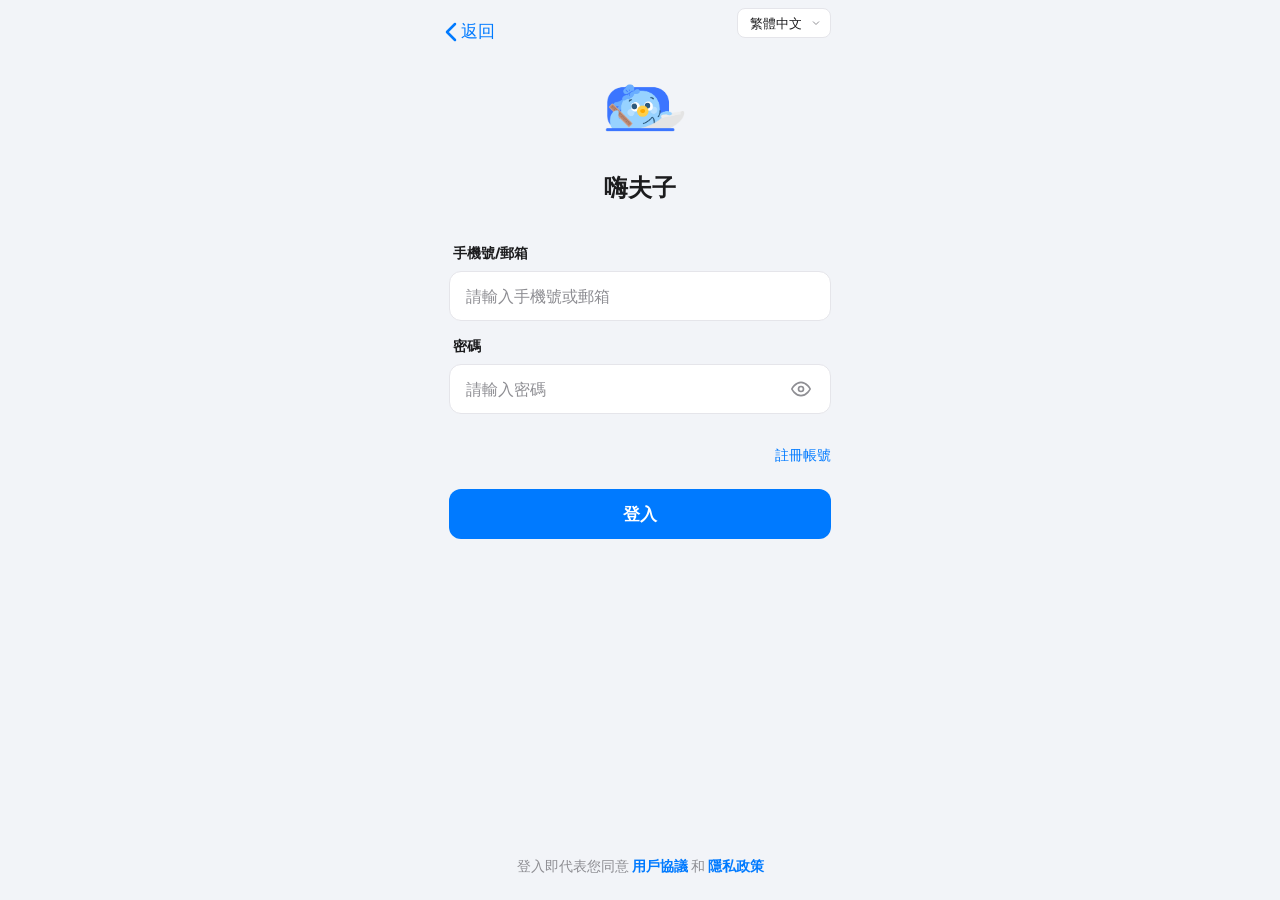
<file: ios-teacher-login-online.html>
<!-- Generated by Trae Work -->
<!DOCTYPE html>
<html lang="zh-TW">
<head>
<meta charset="UTF-8">
<meta name="viewport" content="width=device-width, initial-scale=1.0, maximum-scale=1.0, user-scalable=no">
<title>嗨夫子（線上） - 登入</title>
<style>
  @font-face {
    font-family: 'Outfit';
    src: url('./_shared/fonts/Outfit-Regular.ttf') format('truetype');
    font-weight: 400;
    font-display: swap;
  }
  @font-face {
    font-family: 'Outfit';
    src: url('./_shared/fonts/Outfit-Bold.ttf') format('truetype');
    font-weight: 700;
    font-display: swap;
  }

  :root {
    --bg: #F2F4F8;
    --surface: #FFFFFF;
    --ink: #1C1C1E;
    --muted: #8E8E93;
    --rule: #E5E5EA;
    --accent: #007AFF;
    --accent2: #34C759;
    --danger: #FF3B30;
    --warning: #FF9500;
  }

  * {
    margin: 0;
    padding: 0;
    box-sizing: border-box;
    -webkit-tap-highlight-color: transparent;
    font-family: 'Outfit', -apple-system, BlinkMacSystemFont, 'Segoe UI', Roboto, sans-serif;
  }

  html, body {
    height: 100%;
    background: var(--bg);
    color: var(--ink);
    overflow: hidden;
  }

  .app-container {
    width: 100%;
    max-width: 430px;
    height: 100vh;
    margin: 0 auto;
    background: var(--bg);
    position: relative;
    overflow: hidden;
  }

  .page {
    position: absolute;
    top: 0;
    left: 0;
    width: 100%;
    height: 100%;
    overflow-y: auto;
    overflow-x: hidden;
    -webkit-overflow-scrolling: touch;
    background: var(--bg);
    display: none;
    flex-direction: column;
    padding: 0 24px;
  }

  .page.active {
    display: flex;
  }

  /* iOS style page transition */
  .page.slide-in-right {
    animation: slideInRight 0.35s cubic-bezier(0.32, 0.72, 0, 1) forwards;
  }
  .page.slide-out-right {
    animation: slideOutRight 0.35s cubic-bezier(0.32, 0.72, 0, 1) forwards;
  }
  .page.slide-in-left {
    animation: slideInLeft 0.35s cubic-bezier(0.32, 0.72, 0, 1) forwards;
  }
  .page.slide-out-left {
    animation: slideOutLeft 0.35s cubic-bezier(0.32, 0.72, 0, 1) forwards;
  }

  @keyframes slideInRight {
    from { transform: translateX(100%); }
    to { transform: translateX(0); }
  }
  @keyframes slideOutRight {
    from { transform: translateX(0); }
    to { transform: translateX(100%); }
  }
  @keyframes slideInLeft {
    from { transform: translateX(-40%); opacity: 0.8; }
    to { transform: translateX(0); opacity: 1; }
  }
  @keyframes slideOutLeft {
    from { transform: translateX(0); opacity: 1; }
    to { transform: translateX(-40%); opacity: 0.8; }
  }

  /* Navigation Bar */
  .nav-bar {
    display: flex;
    align-items: center;
    justify-content: center;
    height: 44px;
    position: relative;
    flex-shrink: 0;
    margin-top: env(safe-area-inset-top, 0);
  }

  .nav-bar .back-btn {
    position: absolute;
    left: 0;
    top: 50%;
    transform: translateY(-50%);
    background: none;
    border: none;
    color: var(--accent);
    font-size: 17px;
    cursor: pointer;
    display: flex;
    align-items: center;
    gap: 2px;
    padding: 4px 0;
  }

  .nav-bar .nav-title {
    font-size: 17px;
    font-weight: 600;
    color: var(--ink);
  }

  /* Language Selector */
  .lang-selector {
    position: absolute;
    top: calc(env(safe-area-inset-top, 0) + 8px);
    right: 24px;
    z-index: 10;
  }

  .lang-selector select {
    appearance: none;
    -webkit-appearance: none;
    background: var(--surface);
    border: 1px solid var(--rule);
    border-radius: 8px;
    padding: 6px 28px 6px 12px;
    font-size: 13px;
    color: var(--ink);
    cursor: pointer;
    outline: none;
    background-image: url("data:image/svg+xml,%3Csvg xmlns='http://www.w3.org/2000/svg' width='12' height='12' viewBox='0 0 24 24' fill='none' stroke='%238E8E93' stroke-width='2'%3E%3Cpath d='M6 9l6 6 6-6'/%3E%3C/svg%3E");
    background-repeat: no-repeat;
    background-position: right 8px center;
  }

  /* Logo Section */
  .logo-section {
    display: flex;
    flex-direction: column;
    align-items: center;
    margin-top: 60px;
    margin-bottom: 40px;
  }

  .logo-icon {
    width: 96px;
    height: 96px;
    background: transparent;
    border-radius: 20px;
    display: flex;
    align-items: center;
    justify-content: center;
    margin-bottom: 16px;
    overflow: hidden;
  }

  .logo-icon img {
    width: 100%;
    height: 100%;
    object-fit: contain;
  }

  .app-name {
    font-size: 24px;
    font-weight: 700;
    color: var(--ink);
  }

  /* Login Tabs */
  .login-tabs {
    display: flex;
    background: var(--surface);
    border-radius: 12px;
    padding: 4px;
    margin-bottom: 24px;
    border: 1px solid var(--rule);
  }

  .login-tab {
    flex: 1;
    height: 40px;
    border-radius: 10px;
    border: none;
    background: none;
    font-size: 15px;
    font-weight: 600;
    color: var(--muted);
    cursor: pointer;
    transition: all 0.2s;
  }

  .login-tab.active {
    background: var(--accent);
    color: white;
  }

  /* Form Styles */
  .form-container {
    flex: 1;
    display: flex;
    flex-direction: column;
  }

  .input-group {
    margin-bottom: 16px;
  }

  .input-label {
    display: block;
    font-size: 14px;
    font-weight: 600;
    color: var(--ink);
    margin-bottom: 8px;
    padding-left: 4px;
  }

  .input-field {
    width: 100%;
    height: 50px;
    background: var(--surface);
    border: 1px solid var(--rule);
    border-radius: 12px;
    padding: 0 16px;
    font-size: 16px;
    color: var(--ink);
    outline: none;
    transition: border-color 0.2s, box-shadow 0.2s;
  }

  .input-field:focus {
    border-color: var(--accent);
    box-shadow: 0 0 0 3px rgba(0, 122, 255, 0.15);
  }

  .input-field::placeholder {
    color: var(--muted);
  }

  .input-wrapper {
    position: relative;
  }

  .input-wrapper .input-field {
    padding-right: 50px;
  }

  .input-icon {
    position: absolute;
    right: 16px;
    top: 50%;
    transform: translateY(-50%);
    color: var(--muted);
    cursor: pointer;
  }

  .toggle-password {
    background: none;
    border: none;
    padding: 4px;
    cursor: pointer;
    color: var(--muted);
    display: flex;
    align-items: center;
    justify-content: center;
  }

  /* Button Styles */
  .btn {
    width: 100%;
    height: 50px;
    border-radius: 12px;
    border: none;
    font-size: 17px;
    font-weight: 600;
    cursor: pointer;
    transition: all 0.2s;
    display: flex;
    align-items: center;
    justify-content: center;
    gap: 8px;
  }

  .btn-primary {
    background: var(--accent);
    color: white;
  }

  .btn-primary:active {
    background: #0051D5;
    transform: scale(0.98);
  }

  .btn-primary:disabled {
    background: var(--rule);
    color: var(--muted);
    cursor: not-allowed;
  }

  .btn-secondary {
    background: var(--surface);
    color: var(--accent);
    border: 1px solid var(--rule);
  }

  .btn-secondary:active {
    background: var(--bg);
  }

  .btn-text {
    background: none;
    color: var(--accent);
    font-size: 15px;
    height: auto;
    padding: 8px 0;
  }

  .btn-danger {
    background: var(--danger);
    color: white;
  }

  .btn-danger:active {
    background: #D70015;
  }

  /* Link Styles */
  .link-row {
    display: flex;
    justify-content: space-between;
    align-items: center;
    margin-top: 16px;
    margin-bottom: 24px;
  }

  .link-row-single {
    display: flex;
    justify-content: flex-end;
    align-items: center;
    margin-top: 16px;
    margin-bottom: 24px;
  }

  .link-text {
    color: var(--accent);
    font-size: 14px;
    text-decoration: none;
    cursor: pointer;
    background: none;
    border: none;
    padding: 0;
  }

  .link-text:active {
    opacity: 0.6;
  }

  /* Bottom Section */
  .bottom-section {
    margin-top: auto;
    padding-bottom: calc(24px + env(safe-area-inset-bottom, 0));
    text-align: center;
  }

  .bottom-text {
    font-size: 14px;
    color: var(--muted);
  }

  .bottom-text .link-text {
    font-weight: 600;
  }

  /* Agreement Checkbox */
  .agreement-row {
    display: flex;
    align-items: flex-start;
    gap: 8px;
    margin-bottom: 20px;
    margin-top: 8px;
  }

  .agreement-row input[type="checkbox"] {
    width: 18px;
    height: 18px;
    margin-top: 2px;
    accent-color: var(--accent);
    cursor: pointer;
  }

  .agreement-text {
    font-size: 13px;
    color: var(--muted);
    line-height: 1.5;
  }

  .agreement-text a {
    color: var(--accent);
    text-decoration: none;
  }

  /* Verification Code Input */
  .code-input-row {
    display: flex;
    gap: 12px;
    margin-bottom: 16px;
  }

  .code-input-row .input-field {
    flex: 1;
  }

  .btn-code {
    width: 120px;
    height: 50px;
    border-radius: 12px;
    background: var(--surface);
    color: var(--accent);
    border: 1px solid var(--accent);
    font-size: 14px;
    font-weight: 600;
    cursor: pointer;
    white-space: nowrap;
    transition: all 0.2s;
  }

  .btn-code:disabled {
    border-color: var(--rule);
    color: var(--muted);
    cursor: not-allowed;
  }

  .btn-code:active:not(:disabled) {
    background: rgba(0, 122, 255, 0.05);
  }

  /* Steps Indicator */
  .steps-indicator {
    display: flex;
    justify-content: center;
    gap: 8px;
    margin: 24px 0;
  }

  .step-dot {
    width: 8px;
    height: 8px;
    border-radius: 50%;
    background: var(--rule);
    transition: all 0.3s;
  }

  .step-dot.active {
    background: var(--accent);
    width: 24px;
    border-radius: 4px;
  }

  /* Success State */
  .success-icon {
    width: 80px;
    height: 80px;
    background: var(--accent2);
    border-radius: 50%;
    display: flex;
    align-items: center;
    justify-content: center;
    margin: 40px auto 24px;
  }

  .success-icon svg {
    width: 40px;
    height: 40px;
    fill: white;
  }

  .success-title {
    font-size: 22px;
    font-weight: 700;
    text-align: center;
    margin-bottom: 8px;
  }

  .success-desc {
    font-size: 15px;
    color: var(--muted);
    text-align: center;
    margin-bottom: 32px;
    line-height: 1.5;
  }

  /* Trial / Guest Mode State */
  .trial-icon {
    width: 80px;
    height: 80px;
    background: rgba(0, 122, 255, 0.12);
    border-radius: 50%;
    display: flex;
    align-items: center;
    justify-content: center;
    margin: 40px auto 24px;
  }

  .trial-icon svg {
    width: 40px;
    height: 40px;
    stroke: var(--accent);
    stroke-width: 2;
    fill: none;
  }

  .trial-desc {
    font-size: 15px;
    color: var(--muted);
    text-align: center;
    margin-bottom: 32px;
    line-height: 1.6;
    padding: 0 12px;
  }

  /* Toast */
  .toast {
    position: fixed;
    top: 50%;
    left: 50%;
    transform: translate(-50%, -50%) scale(0.9);
    background: rgba(0, 0, 0, 0.8);
    color: white;
    padding: 12px 24px;
    border-radius: 8px;
    font-size: 14px;
    z-index: 1000;
    opacity: 0;
    pointer-events: none;
    transition: all 0.3s;
    white-space: nowrap;
  }

  .toast.show {
    opacity: 1;
    transform: translate(-50%, -50%) scale(1);
  }

  /* Role Selection */
  .role-grid {
    display: grid;
    grid-template-columns: 1fr 1fr;
    gap: 12px;
    margin-bottom: 24px;
  }

  .role-card {
    background: var(--surface);
    border: 2px solid var(--rule);
    border-radius: 16px;
    padding: 24px 16px;
    text-align: center;
    cursor: pointer;
    transition: all 0.2s;
  }

  .role-card.selected {
    border-color: var(--accent);
    background: rgba(0, 122, 255, 0.05);
  }

  .role-card:active {
    transform: scale(0.98);
  }

  .role-icon {
    width: 48px;
    height: 48px;
    background: var(--bg);
    border-radius: 14px;
    display: flex;
    align-items: center;
    justify-content: center;
    margin: 0 auto 12px;
  }

  .role-icon svg {
    width: 24px;
    height: 24px;
    fill: var(--accent);
  }

  .role-name {
    font-size: 15px;
    font-weight: 600;
    color: var(--ink);
    margin-bottom: 4px;
  }

  .role-desc {
    font-size: 12px;
    color: var(--muted);
  }

  /* Progress Bar */
  .progress-bar {
    width: 100%;
    height: 4px;
    background: var(--rule);
    border-radius: 2px;
    margin-bottom: 24px;
    overflow: hidden;
  }

  .progress-fill {
    height: 100%;
    background: var(--accent);
    border-radius: 2px;
    transition: width 0.3s ease;
  }

  /* School Search */
  .school-list {
    background: var(--surface);
    border-radius: 12px;
    border: 1px solid var(--rule);
    overflow: hidden;
    margin-bottom: 16px;
  }

  .school-item {
    padding: 14px 16px;
    border-bottom: 1px solid var(--rule);
    cursor: pointer;
    display: flex;
    align-items: center;
    justify-content: space-between;
    transition: background 0.2s;
  }

  .school-item:last-child {
    border-bottom: none;
  }

  .school-item:active,
  .school-item.selected {
    background: rgba(0, 122, 255, 0.05);
  }

  .school-item.selected .check-icon {
    display: block;
  }

  .school-name {
    font-size: 15px;
    color: var(--ink);
  }

  .check-icon {
    display: none;
    color: var(--accent);
  }

  /* Shake animation for error */
  @keyframes shake {
    0%, 100% { transform: translateX(0); }
    20% { transform: translateX(-8px); }
    40% { transform: translateX(8px); }
    60% { transform: translateX(-4px); }
    80% { transform: translateX(4px); }
  }

  .shake {
    animation: shake 0.4s ease-in-out;
  }

  /* Loading spinner */
  @keyframes spin {
    to { transform: rotate(360deg); }
  }

  .spinner {
    width: 20px;
    height: 20px;
    border: 2px solid rgba(255,255,255,0.3);
    border-top-color: white;
    border-radius: 50%;
    animation: spin 0.8s linear infinite;
  }

  .btn-primary .spinner {
    border-color: rgba(255,255,255,0.3);
    border-top-color: white;
  }

  /* Hide scrollbar but keep functionality */
  .page::-webkit-scrollbar {
    display: none;
  }
  .page {
    -ms-overflow-style: none;
    scrollbar-width: none;
  }

  /* Subtitle */
  .page-subtitle {
    font-size: 15px;
    color: var(--muted);
    text-align: center;
    margin-bottom: 24px;
    line-height: 1.5;
  }

  /* Section title */
  .section-title {
    font-size: 20px;
    font-weight: 700;
    text-align: center;
    margin-bottom: 8px;
    margin-top: 16px;
  }

  /* Helper text */
  .helper-text {
    font-size: 13px;
    color: var(--muted);
    margin-top: 8px;
    margin-bottom: 16px;
    line-height: 1.5;
  }

  /* Form section spacing */
  .form-section {
    margin-bottom: 20px;
  }

  .hidden {
    display: none !important;
  }

  /* Back to Index Button */
  .back-to-index {
    position: absolute;
    top: calc(env(safe-area-inset-top, 0) + 12px);
    left: 16px;
    z-index: 20;
    background: none;
    border: none;
    color: var(--accent);
    font-size: 17px;
    cursor: pointer;
    display: flex;
    align-items: center;
    gap: 4px;
    padding: 8px 4px;
    text-decoration: none;
  }
  .back-to-index svg {
    width: 12px;
    height: 20px;
  }
</style>
<link rel="stylesheet" href="./frame-mode.css">
</head>
<body>

<div class="app-container">

  <!-- Back to Index -->
  <a href="./index.html" class="back-to-index">
    <svg viewBox="0 0 12 20" fill="none" stroke="currentColor" stroke-width="2.5" stroke-linecap="round" stroke-linejoin="round"><path d="M10 2L2 10l8 8"/></svg>
    <span>返回</span>
  </a>

  <!-- Language Selector -->
  <div class="lang-selector">
    <select id="lang-select" onchange="switchLanguage(this.value)">
      <option value="zh-TW">繁體中文</option>
      <option value="zh-CN">简体中文</option>
      <option value="en">English</option>
    </select>
  </div>

  <!-- ==================== 登录页面 ==================== -->
  <div class="page active" id="page-login">

    <div class="logo-section">
      <div class="logo-icon">
        <img src="./assets/haifuzi-logo.png" alt="嗨夫子 Logo">
      </div>
      <div class="app-name" data-i18n="appName">嗨夫子</div>
    </div>

    <div class="form-container">
      <!-- 账号登录（手机号/邮箱） -->
      <div id="login-account-form">
        <div class="input-group">
          <label class="input-label" data-i18n="labelAccount">手機號/郵箱</label>
          <input type="text" class="input-field" id="login-account" data-i18n-placeholder="placeholderAccount">
        </div>

        <div class="input-group">
          <label class="input-label" data-i18n="labelPassword">密碼</label>
          <div class="input-wrapper">
            <input type="password" class="input-field" id="login-password" data-i18n-placeholder="placeholderPassword">
            <span class="input-icon">
              <button class="toggle-password" onclick="togglePassword('login-password', this)">
                <svg width="20" height="20" viewBox="0 0 24 24" fill="none" stroke="currentColor" stroke-width="2"><path d="M1 12s4-8 11-8 11 8 11 8-4 8-11 8-11-8-11-8z"/><circle cx="12" cy="12" r="3"/></svg>
              </button>
            </span>
          </div>
        </div>
      </div>

      <div class="link-row link-row-single" id="login-link-row">
        <button class="link-text" id="link-register" onclick="goToPage('page-register-info')" data-i18n="linkRegister">註冊帳號</button>
      </div>

      <button class="btn btn-primary" id="login-btn" onclick="handleLogin()" data-i18n="btnLogin">登入</button>
    </div>

    <div class="bottom-section">
      <p class="bottom-text"><span data-i18n="textAgreement">登入即代表您同意</span> <a href="#" class="link-text" data-i18n="linkTerms">用戶協議</a> <span data-i18n="textAnd">和</span> <a href="#" class="link-text" data-i18n="linkPrivacy">隱私政策</a></p>
    </div>

  </div>

  <!-- ==================== 注册 - 填写信息 ==================== -->
  <div class="page" id="page-register-info">
    <div class="nav-bar">
      <button class="back-btn" onclick="goBack()">
        <svg width="20" height="20" viewBox="0 0 24 24" fill="none" stroke="currentColor" stroke-width="2.5"><path d="M15 18l-6-6 6-6"/></svg>
        <span data-i18n="btnBack">返回</span>
      </button>
      <span class="nav-title" data-i18n="titleFillInfo">填寫信息</span>
    </div>

    <div class="progress-bar">
      <div class="progress-fill" style="width: 33%"></div>
    </div>

    <h2 class="section-title" data-i18n="titleCompleteInfo">完善個人信息</h2>
    <p class="page-subtitle" data-i18n="subtitleFillInfo">請填寫您的基本信息</p>

    <div class="form-container">
      <div class="input-group">
        <label class="input-label" data-i18n="labelRealName">真實姓名</label>
        <input type="text" class="input-field" id="reg-name" data-i18n-placeholder="placeholderRealName">
      </div>

      <div class="input-group">
        <label class="input-label" data-i18n="labelEmail">電子郵件</label>
        <input type="email" class="input-field" id="reg-email" data-i18n-placeholder="placeholderEmail">
      </div>

      <div class="input-group">
        <label class="input-label" data-i18n="labelCode">驗證碼</label>
        <div class="code-input-row">
          <input type="tel" class="input-field" id="reg-code" maxlength="6" data-i18n-placeholder="placeholderCode">
          <button class="btn-code" id="send-code-btn" onclick="sendCode()" data-i18n="btnGetCode">獲取驗證碼</button>
        </div>
      </div>

      <div class="input-group">
        <label class="input-label" data-i18n="labelSetPassword">設置密碼</label>
        <div class="input-wrapper">
          <input type="password" class="input-field" id="reg-password" data-i18n-placeholder="placeholderSetPassword">
          <span class="input-icon">
            <button class="toggle-password" onclick="togglePassword('reg-password', this)">
              <svg width="20" height="20" viewBox="0 0 24 24" fill="none" stroke="currentColor" stroke-width="2"><path d="M1 12s4-8 11-8 11 8 11 8-4 8-11 8-11-8-11-8z"/><circle cx="12" cy="12" r="3"/></svg>
            </button>
          </span>
        </div>
      </div>

      <div class="input-group">
        <label class="input-label" data-i18n="labelConfirmPassword">確認密碼</label>
        <div class="input-wrapper">
          <input type="password" class="input-field" id="reg-password-confirm" data-i18n-placeholder="placeholderConfirmPassword">
          <span class="input-icon">
            <button class="toggle-password" onclick="togglePassword('reg-password-confirm', this)">
              <svg width="20" height="20" viewBox="0 0 24 24" fill="none" stroke="currentColor" stroke-width="2"><path d="M1 12s4-8 11-8 11 8 11 8-4 8-11 8-11-8-11-8z"/><circle cx="12" cy="12" r="3"/></svg>
            </button>
          </span>
        </div>
      </div>

      <div class="agreement-row">
        <input type="checkbox" id="agreement" onchange="toggleRegisterBtn()">
        <label for="agreement" class="agreement-text"><span data-i18n="textAgree">我已閱讀並同意</span> <a href="#" data-i18n="linkTerms">用戶協議</a> <span data-i18n="textAnd">和</span> <a href="#" data-i18n="linkPrivacy">隱私政策</a></label>
      </div>

      <button class="btn btn-primary" id="register-btn" onclick="handleRegister()" disabled data-i18n="btnRegister">註冊</button>
    </div>
  </div>

  <!-- ==================== 注册 - 选择学校 ==================== -->
  <div class="page" id="page-register-school">
    <div class="nav-bar">
      <button class="back-btn" onclick="goBack()">
        <svg width="20" height="20" viewBox="0 0 24 24" fill="none" stroke="currentColor" stroke-width="2.5"><path d="M15 18l-6-6 6-6"/></svg>
        <span data-i18n="btnBack">返回</span>
      </button>
      <span class="nav-title" data-i18n="titleSelectSchool">選擇學校</span>
    </div>

    <div class="progress-bar">
      <div class="progress-fill" style="width: 66%"></div>
    </div>

    <h2 class="section-title" data-i18n="titleYourSchool">選擇您的學校</h2>
    <p class="page-subtitle" data-i18n="subtitleSelectSchool">選擇您所在的學校以完成註冊</p>

    <div class="input-group">
      <input type="text" class="input-field" id="school-search" oninput="filterSchools()" data-i18n-placeholder="placeholderSearchSchool">
    </div>

    <div class="school-list" id="school-list">
      <div class="school-item" onclick="selectSchool(this)">
        <span class="school-name">北京市第一實驗小學</span>
        <span class="check-icon"><svg width="18" height="18" viewBox="0 0 24 24" fill="none" stroke="currentColor" stroke-width="3"><path d="M20 6L9 17l-5-5"/></svg></span>
      </div>
      <div class="school-item" onclick="selectSchool(this)">
        <span class="school-name">北京市第二中學</span>
        <span class="check-icon"><svg width="18" height="18" viewBox="0 0 24 24" fill="none" stroke="currentColor" stroke-width="3"><path d="M20 6L9 17l-5-5"/></svg></span>
      </div>
      <div class="school-item" onclick="selectSchool(this)">
        <span class="school-name">北京市第四中學</span>
        <span class="check-icon"><svg width="18" height="18" viewBox="0 0 24 24" fill="none" stroke="currentColor" stroke-width="3"><path d="M20 6L9 17l-5-5"/></svg></span>
      </div>
      <div class="school-item" onclick="selectSchool(this)">
        <span class="school-name">北京師範大學附屬中學</span>
        <span class="check-icon"><svg width="18" height="18" viewBox="0 0 24 24" fill="none" stroke="currentColor" stroke-width="3"><path d="M20 6L9 17l-5-5"/></svg></span>
      </div>
      <div class="school-item" onclick="selectSchool(this)">
        <span class="school-name">北京市第八十中學</span>
        <span class="check-icon"><svg width="18" height="18" viewBox="0 0 24 24" fill="none" stroke="currentColor" stroke-width="3"><path d="M20 6L9 17l-5-5"/></svg></span>
      </div>
      <div class="school-item" onclick="selectSchool(this)">
        <span class="school-name">北京市十一學校</span>
        <span class="check-icon"><svg width="18" height="18" viewBox="0 0 24 24" fill="none" stroke="currentColor" stroke-width="3"><path d="M20 6L9 17l-5-5"/></svg></span>
      </div>
    </div>

    <button class="btn btn-primary" id="school-next-btn" onclick="goToPage('page-register-success')" disabled data-i18n="btnNext">下一步</button>
  </div>

  <!-- ==================== 注册成功 ==================== -->
  <div class="page" id="page-register-success">
    <div class="nav-bar">
      <span class="nav-title" data-i18n="titleRegisterSuccess">註冊成功</span>
    </div>

    <div class="success-icon">
      <svg viewBox="0 0 24 24"><path d="M9 16.17L4.83 12l-1.42 1.41L9 19 21 7l-1.41-1.41z"/></svg>
    </div>

    <h2 class="success-title" data-i18n="textRegisterSuccess">註冊成功！</h2>
    <p class="success-desc" data-i18n="descRegisterSuccess">歡迎加入APP名稱<br>您的帳號已創建成功</p>

    <button class="btn btn-primary" onclick="goToPage('page-register-trial')" data-i18n="btnNext">下一步</button>
  </div>

  <!-- ==================== 注册成功 - 未绑定学校 ==================== -->
  <div class="page" id="page-register-trial">
    <div class="nav-bar">
      <span class="nav-title" data-i18n="titleRegisterSuccess">註冊成功</span>
    </div>

    <div class="trial-icon">
      <svg viewBox="0 0 24 24"><path d="M12 2L2 7l10 5 10-5-10-5zM2 17l10 5 10-5M2 12l10 5 10-5"/></svg>
    </div>

    <h2 class="success-title" data-i18n="textRegisterTrialTitle">恭喜，註冊成功！</h2>
    <p class="trial-desc" data-i18n="descRegisterTrial">您的郵箱暫未綁定任何學校，當前僅可遊客模式體驗產品基礎功能。若需使用班級管理相關權限，請聯繫學校對接交付老師，將您的郵箱配置為授課教師或班主任賬號。</p>

    <button class="btn btn-primary" onclick="goToPage('page-login')" data-i18n="btnTryNow">立即體驗產品功能</button>
  </div>

  <!-- ==================== 忘记密码 - 验证邮箱 ==================== -->
  <div class="page" id="page-forgot">
    <div class="nav-bar">
      <button class="back-btn" onclick="goBack()">
        <svg width="20" height="20" viewBox="0 0 24 24" fill="none" stroke="currentColor" stroke-width="2.5"><path d="M15 18l-6-6 6-6"/></svg>
        <span data-i18n="btnBack">返回</span>
      </button>
      <span class="nav-title" data-i18n="titleForgotPassword">忘記密碼</span>
    </div>

    <div class="steps-indicator">
      <div class="step-dot active"></div>
      <div class="step-dot"></div>
      <div class="step-dot"></div>
    </div>

    <h2 class="section-title" data-i18n="titleVerifyEmail">驗證電子郵件</h2>
    <p class="page-subtitle" data-i18n="subtitleVerifyEmail">請輸入您註冊時使用的電子郵件地址</p>

    <div class="form-container">
      <div class="input-group">
        <label class="input-label" data-i18n="labelEmail">電子郵件</label>
        <input type="email" class="input-field" id="forgot-email" data-i18n-placeholder="placeholderEmail">
      </div>

      <div class="input-group">
        <label class="input-label" data-i18n="labelCode">驗證碼</label>
        <div class="code-input-row">
          <input type="tel" class="input-field" id="forgot-code" maxlength="6" data-i18n-placeholder="placeholderCode">
          <button class="btn-code" id="forgot-send-btn" onclick="sendForgotCode()" data-i18n="btnGetCode">獲取驗證碼</button>
        </div>
      </div>

      <button class="btn btn-primary" onclick="goToPage('page-reset-password')" data-i18n="btnNext">下一步</button>
    </div>
  </div>

  <!-- ==================== 忘记密码 - 重置密码 ==================== -->
  <div class="page" id="page-reset-password">
    <div class="nav-bar">
      <button class="back-btn" onclick="goBack()">
        <svg width="20" height="20" viewBox="0 0 24 24" fill="none" stroke="currentColor" stroke-width="2.5"><path d="M15 18l-6-6 6-6"/></svg>
        <span data-i18n="btnBack">返回</span>
      </button>
      <span class="nav-title" data-i18n="titleResetPassword">重置密碼</span>
    </div>

    <div class="steps-indicator">
      <div class="step-dot"></div>
      <div class="step-dot active"></div>
      <div class="step-dot"></div>
    </div>

    <h2 class="section-title" data-i18n="titleSetNewPassword">設置新密碼</h2>
    <p class="page-subtitle" data-i18n="subtitleSetPassword">請設置您的新密碼</p>

    <div class="form-container">
      <div class="input-group">
        <label class="input-label" data-i18n="labelNewPassword">新密碼</label>
        <div class="input-wrapper">
          <input type="password" class="input-field" id="new-password" data-i18n-placeholder="placeholderNewPassword">
          <span class="input-icon">
            <button class="toggle-password" onclick="togglePassword('new-password', this)">
              <svg width="20" height="20" viewBox="0 0 24 24" fill="none" stroke="currentColor" stroke-width="2"><path d="M1 12s4-8 11-8 11 8 11 8-4 8-11 8-11-8-11-8z"/><circle cx="12" cy="12" r="3"/></svg>
            </button>
          </span>
        </div>
      </div>

      <div class="input-group">
        <label class="input-label" data-i18n="labelConfirmNewPassword">確認新密碼</label>
        <div class="input-wrapper">
          <input type="password" class="input-field" id="new-password-confirm" data-i18n-placeholder="placeholderConfirmNewPassword">
          <span class="input-icon">
            <button class="toggle-password" onclick="togglePassword('new-password-confirm', this)">
              <svg width="20" height="20" viewBox="0 0 24 24" fill="none" stroke="currentColor" stroke-width="2"><path d="M1 12s4-8 11-8 11 8 11 8-4 8-11 8-11-8-11-8z"/><circle cx="12" cy="12" r="3"/></svg>
            </button>
          </span>
        </div>
      </div>

      <p class="helper-text" data-i18n="helperPassword">密碼需包含字母和數字，長度6-20位</p>

      <button class="btn btn-primary" onclick="handleResetPassword()" data-i18n="btnConfirmReset">確認重置</button>
    </div>
  </div>

  <!-- ==================== 忘记密码 - 重置成功 ==================== -->
  <div class="page" id="page-reset-success">
    <div class="nav-bar">
      <span class="nav-title" data-i18n="titleResetSuccess">重置成功</span>
    </div>

    <div class="success-icon">
      <svg viewBox="0 0 24 24"><path d="M9 16.17L4.83 12l-1.42 1.41L9 19 21 7l-1.41-1.41z"/></svg>
    </div>

    <h2 class="success-title" data-i18n="textResetSuccess">密碼重置成功！</h2>
    <p class="success-desc" data-i18n="descResetSuccess">您的密碼已成功重置<br>請使用新密碼登入</p>

    <button class="btn btn-primary" onclick="goToPage('page-login')" data-i18n="btnBackToLogin">返回登入</button>
  </div>

</div>

<!-- Toast -->
<div class="toast" id="toast"></div>

<script>
// ==================== 多语言支持 ====================
const i18n = {
  'zh-TW': {
    appName: '嗨夫子',
    labelEmail: '電子郵件',
    labelAccount: '手機號/郵箱',
    labelPassword: '密碼',
    labelCode: '驗證碼',
    labelRealName: '真實姓名',
    labelSetPassword: '設置密碼',
    labelConfirmPassword: '確認密碼',
    labelNewPassword: '新密碼',
    labelConfirmNewPassword: '確認新密碼',
    placeholderEmail: '請輸入電子郵件地址',
    placeholderAccount: '請輸入手機號或郵箱',
    placeholderPassword: '請輸入密碼',
    placeholderCode: '請輸入驗證碼',
    placeholderRealName: '請輸入真實姓名',
    placeholderSetPassword: '請設置6-20位密碼',
    placeholderConfirmPassword: '請再次輸入密碼',
    placeholderNewPassword: '請設置6-20位新密碼',
    placeholderConfirmNewPassword: '請再次輸入新密碼',
    placeholderSearchSchool: '搜索學校名稱',
    btnGetCode: '獲取驗證碼',
    btnLogin: '登入',
    btnRegister: '註冊',
    btnNext: '下一步',
    btnBack: '返回',
    btnLoginNow: '立即登入',
    btnConfirmReset: '確認重置',
    btnBackToLogin: '返回登入',
    linkForgot: '忘記密碼？',
    linkRegister: '註冊帳號',
    linkTerms: '用戶協議',
    linkPrivacy: '隱私政策',
    textAgreement: '登入即代表您同意',
    textAnd: '和',
    textAgree: '我已閱讀並同意',
    titleSelectRole: '選擇身份',
    titleWhoAreYou: '您是什麼身份？',
    subtitleSelectRole: '選擇您的身份以完成註冊',
    titleFillInfo: '填寫信息',
    titleCompleteInfo: '完善個人信息',
    subtitleFillInfo: '請填寫您的基本信息',
    titleSelectSchool: '選擇學校',
    titleYourSchool: '選擇您的學校',
    subtitleSelectSchool: '選擇您所在的學校以完成註冊',
    titleRegisterSuccess: '註冊成功',
    textRegisterSuccess: '註冊成功！',
    textRegisterTrialTitle: '恭喜，註冊成功！',
    descRegisterSuccess: '歡迎加入嗨夫子<br>您的帳號已創建成功',
    descRegisterTrial: '您的郵箱暫未綁定任何學校，當前僅可遊客模式體驗產品基礎功能。若需使用班級管理相關權限，請聯繫學校對接交付老師，將您的郵箱配置為授課教師或班主任賬號。',
    btnTryNow: '立即體驗產品功能',
    titleForgotPassword: '忘記密碼',
    titleVerifyEmail: '驗證電子郵件',
    subtitleVerifyEmail: '請輸入您註冊時使用的電子郵件地址',
    titleResetPassword: '重置密碼',
    titleSetNewPassword: '設置新密碼',
    subtitleSetPassword: '請設置您的新密碼',
    titleResetSuccess: '重置成功',
    textResetSuccess: '密碼重置成功！',
    descResetSuccess: '您的密碼已成功重置<br>請使用新密碼登入',
    helperPassword: '密碼需包含字母和數字，長度6-20位',
    roleTeacher: '教師',
    roleTeacherDesc: '授課教學',
    roleStudent: '學生',
    roleStudentDesc: '在線學習',
    roleParent: '家長',
    roleParentDesc: '關注成長',
    roleAdmin: '教務',
    roleAdminDesc: '管理教務',
    toastEnterEmail: '請輸入電子郵件地址',
    toastEmailInvalid: '電子郵件格式不正確',
    toastEnterAccount: '請輸入手機號或郵箱',
    toastAccountInvalid: '手機號或郵箱格式不正確',
    toastEnterPassword: '請輸入密碼',
    toastEnterCode: '請輸入驗證碼',
    toastEnterName: '請輸入真實姓名',
    toastSetPassword: '請設置密碼',
    toastPasswordShort: '密碼長度不能少於6位',
    toastPasswordMismatch: '兩次密碼輸入不一致',
    toastCodeSent: '驗證碼已發送至電子郵件',
    toastLoginSuccess: '登入成功',
    toastEnterEmailFirst: '請先輸入電子郵件地址'
  },
  'zh-CN': {
    appName: '嗨夫子',
    labelEmail: '邮箱',
    labelAccount: '手机号/邮箱',
    labelPassword: '密码',
    labelCode: '验证码',
    labelRealName: '真实姓名',
    labelSetPassword: '设置密码',
    labelConfirmPassword: '确认密码',
    labelNewPassword: '新密码',
    labelConfirmNewPassword: '确认新密码',
    placeholderEmail: '请输入邮箱地址',
    placeholderAccount: '请输入手机号或邮箱',
    placeholderPassword: '请输入密码',
    placeholderCode: '请输入验证码',
    placeholderRealName: '请输入真实姓名',
    placeholderSetPassword: '请设置6-20位密码',
    placeholderConfirmPassword: '请再次输入密码',
    placeholderNewPassword: '请设置6-20位新密码',
    placeholderConfirmNewPassword: '请再次输入新密码',
    placeholderSearchSchool: '搜索学校名称',
    btnGetCode: '获取验证码',
    btnLogin: '登录',
    btnRegister: '注册',
    btnNext: '下一步',
    btnBack: '返回',
    btnLoginNow: '立即登录',
    btnConfirmReset: '确认重置',
    btnBackToLogin: '返回登录',
    linkForgot: '忘记密码？',
    linkRegister: '注册账号',
    linkTerms: '用户协议',
    linkPrivacy: '隐私政策',
    textAgreement: '登录即代表您同意',
    textAnd: '和',
    textAgree: '我已阅读并同意',
    titleSelectRole: '选择身份',
    titleWhoAreYou: '您是什么身份？',
    subtitleSelectRole: '选择您的身份以完成注册',
    titleFillInfo: '填写信息',
    titleCompleteInfo: '完善个人信息',
    subtitleFillInfo: '请填写您的基本信息',
    titleSelectSchool: '选择学校',
    titleYourSchool: '选择您的学校',
    subtitleSelectSchool: '选择您所在的学校以完成注册',
    titleRegisterSuccess: '注册成功',
    textRegisterSuccess: '注册成功！',
    textRegisterTrialTitle: '恭喜，注册成功！',
    descRegisterSuccess: '欢迎加入嗨夫子<br>您的账号已创建成功',
    descRegisterTrial: '您的邮箱暂未绑定任何学校，当前仅可游客模式体验产品基础功能。若需使用班级管理相关权限，请联系学校对接交付老师，将您的邮箱配置为授课教师或班主任账号。',
    btnTryNow: '立即体验产品功能',
    titleForgotPassword: '忘记密码',
    titleVerifyEmail: '验证邮箱',
    subtitleVerifyEmail: '请输入您注册时使用的邮箱地址',
    titleResetPassword: '重置密码',
    titleSetNewPassword: '设置新密码',
    subtitleSetPassword: '请设置您的新密码',
    titleResetSuccess: '重置成功',
    textResetSuccess: '密码重置成功！',
    descResetSuccess: '您的密码已成功重置<br>请使用新密码登录',
    helperPassword: '密码需包含字母和数字，长度6-20位',
    roleTeacher: '教师',
    roleTeacherDesc: '授课教学',
    roleStudent: '学生',
    roleStudentDesc: '在线学习',
    roleParent: '家长',
    roleParentDesc: '关注成长',
    roleAdmin: '教务',
    roleAdminDesc: '管理教务',
    toastEnterEmail: '请输入邮箱地址',
    toastEmailInvalid: '邮箱格式不正确',
    toastEnterAccount: '请输入手机号或邮箱',
    toastAccountInvalid: '手机号或邮箱格式不正确',
    toastEnterPassword: '请输入密码',
    toastEnterCode: '请输入验证码',
    toastEnterName: '请输入真实姓名',
    toastSetPassword: '请设置密码',
    toastPasswordShort: '密码长度不能少于6位',
    toastPasswordMismatch: '两次密码输入不一致',
    toastCodeSent: '验证码已发送至邮箱',
    toastLoginSuccess: '登录成功',
    toastEnterEmailFirst: '请先输入邮箱地址'
  },
  'en': {
    appName: 'Hai Fu Zi',
    labelEmail: 'Email',
    labelAccount: 'Phone / Email',
    labelPassword: 'Password',
    labelCode: 'Verification Code',
    labelRealName: 'Full Name',
    labelSetPassword: 'Set Password',
    labelConfirmPassword: 'Confirm Password',
    labelNewPassword: 'New Password',
    labelConfirmNewPassword: 'Confirm New Password',
    placeholderEmail: 'Enter your email',
    placeholderAccount: 'Enter phone number or email',
    placeholderPassword: 'Enter your password',
    placeholderCode: 'Enter verification code',
    placeholderRealName: 'Enter your full name',
    placeholderSetPassword: 'Set 6-20 character password',
    placeholderConfirmPassword: 'Enter password again',
    placeholderNewPassword: 'Set 6-20 character new password',
    placeholderConfirmNewPassword: 'Enter new password again',
    placeholderSearchSchool: 'Search school name',
    btnGetCode: 'Get Code',
    btnLogin: 'Login',
    btnRegister: 'Register',
    btnNext: 'Next',
    btnBack: 'Back',
    btnLoginNow: 'Login Now',
    btnConfirmReset: 'Confirm Reset',
    btnBackToLogin: 'Back to Login',
    linkForgot: 'Forgot Password?',
    linkRegister: 'Register',
    linkTerms: 'Terms of Service',
    linkPrivacy: 'Privacy Policy',
    textAgreement: 'By logging in, you agree to',
    textAnd: 'and',
    textAgree: 'I have read and agree to',
    titleSelectRole: 'Select Role',
    titleWhoAreYou: 'What is your role?',
    subtitleSelectRole: 'Select your role to complete registration',
    titleFillInfo: 'Fill Information',
    titleCompleteInfo: 'Complete Personal Info',
    subtitleFillInfo: 'Please fill in your basic information',
    titleSelectSchool: 'Select School',
    titleYourSchool: 'Select Your School',
    subtitleSelectSchool: 'Select your school to complete registration',
    titleRegisterSuccess: 'Registration Successful',
    textRegisterSuccess: 'Registration Successful!',
    textRegisterTrialTitle: 'Congratulations, Registration Successful!',
    descRegisterSuccess: 'Welcome to Hai Fu Zi<br>Your account has been created',
    descRegisterTrial: 'Your email is not yet bound to any school. You can currently only experience basic product features in guest mode. To use class management permissions, please contact the school implementation contact to configure your email as an instructor or homeroom teacher account.',
    btnTryNow: 'Try Features Now',
    titleForgotPassword: 'Forgot Password',
    titleVerifyEmail: 'Verify Email',
    subtitleVerifyEmail: 'Please enter the email you used to register',
    titleResetPassword: 'Reset Password',
    titleSetNewPassword: 'Set New Password',
    subtitleSetPassword: 'Please set your new password',
    titleResetSuccess: 'Reset Successful',
    textResetSuccess: 'Password Reset Successful!',
    descResetSuccess: 'Your password has been reset<br>Please login with your new password',
    helperPassword: 'Password must contain letters and numbers, 6-20 characters',
    roleTeacher: 'Teacher',
    roleTeacherDesc: 'Teaching',
    roleStudent: 'Student',
    roleStudentDesc: 'Online Learning',
    roleParent: 'Parent',
    roleParentDesc: 'Track Growth',
    roleAdmin: 'Admin',
    roleAdminDesc: 'Manage Affairs',
    toastEnterEmail: 'Please enter your email',
    toastEmailInvalid: 'Invalid email format',
    toastEnterAccount: 'Please enter phone number or email',
    toastAccountInvalid: 'Invalid phone number or email format',
    toastEnterPassword: 'Please enter your password',
    toastEnterCode: 'Please enter verification code',
    toastEnterName: 'Please enter your full name',
    toastSetPassword: 'Please set a password',
    toastPasswordShort: 'Password must be at least 6 characters',
    toastPasswordMismatch: 'Passwords do not match',
    toastCodeSent: 'Verification code sent to email',
    toastLoginSuccess: 'Login successful',
    toastEnterEmailFirst: 'Please enter your email first'
  }
};

let currentLang = 'zh-TW';

function switchLanguage(lang) {
  currentLang = lang;
  const t = i18n[lang];

  // Update all text elements with data-i18n
  document.querySelectorAll('[data-i18n]').forEach(el => {
    const key = el.getAttribute('data-i18n');
    if (t[key]) {
      el.textContent = t[key];
    }
  });

  // Update placeholders
  document.querySelectorAll('[data-i18n-placeholder]').forEach(el => {
    const key = el.getAttribute('data-i18n-placeholder');
    if (t[key]) {
      el.placeholder = t[key];
    }
  });

  // Update HTML lang attribute
  document.documentElement.lang = lang;

  // Update page title
  document.title = (t.appName || 'APP') + ' - ' + (t.btnLogin || 'Login');

  // Sync language selector
  const langSelect = document.getElementById('lang-select');
  if (langSelect) langSelect.value = lang;
}

// ==================== Page Navigation ====================
let pageHistory = [];
let currentPage = 'page-login';

function toggleGlobalHeader(show) {
  const backBtn = document.querySelector('.back-to-index');
  const langSelector = document.querySelector('.lang-selector');
  if (backBtn) backBtn.style.display = show ? 'flex' : 'none';
  if (langSelector) langSelector.style.display = show ? 'block' : 'none';
}

function goToPage(pageId) {
  if (pageId === currentPage) return;

  const currentEl = document.getElementById(currentPage);
  const nextEl = document.getElementById(pageId);

  pageHistory.push(currentPage);

  currentEl.classList.add('slide-out-left');
  nextEl.classList.add('active', 'slide-in-right');

  setTimeout(() => {
    currentEl.classList.remove('active', 'slide-out-left');
    nextEl.classList.remove('slide-in-right');
  }, 350);

  currentPage = pageId;
  toggleGlobalHeader(pageId === 'page-login');
}

function goBack() {
  if (pageHistory.length === 0) return;

  const prevPage = pageHistory.pop();
  const currentEl = document.getElementById(currentPage);
  const prevEl = document.getElementById(prevPage);

  currentEl.classList.add('slide-out-right');
  prevEl.classList.add('active', 'slide-in-left');

  setTimeout(() => {
    currentEl.classList.remove('active', 'slide-out-right');
    prevEl.classList.remove('slide-in-left');
  }, 350);

  currentPage = prevPage;
  toggleGlobalHeader(prevPage === 'page-login');
}

// ==================== Toast ====================
function showToast(messageKey) {
  const t = i18n[currentLang];
  const message = t[messageKey] || messageKey;
  const toast = document.getElementById('toast');
  toast.textContent = message;
  toast.classList.add('show');
  setTimeout(() => toast.classList.remove('show'), 2000);
}

// ==================== Toggle Password Visibility ====================
function togglePassword(inputId, btn) {
  const input = document.getElementById(inputId);
  const isPassword = input.type === 'password';
  input.type = isPassword ? 'text' : 'password';

  btn.innerHTML = isPassword
    ? '<svg width="20" height="20" viewBox="0 0 24 24" fill="none" stroke="currentColor" stroke-width="2"><path d="M17.94 17.94A10.07 10.07 0 0 1 12 20c-7 0-11-8-11-8a18.45 18.45 0 0 1 5.06-5.94M9.9 4.24A9.12 9.12 0 0 1 12 4c7 0 11 8 11 8a18.5 18.5 0 0 1-2.16 3.19m-6.72-1.07a3 3 0 1 1-4.24-4.24"/><line x1="1" y1="1" x2="23" y2="23"/></svg>'
    : '<svg width="20" height="20" viewBox="0 0 24 24" fill="none" stroke="currentColor" stroke-width="2"><path d="M1 12s4-8 11-8 11 8 11 8-4 8-11 8-11-8-11-8z"/><circle cx="12" cy="12" r="3"/></svg>';
}

// ==================== Account Validation ====================
function isValidEmail(email) {
  return /^[^\s@]+@[^\s@]+\.[^\s@]+$/.test(email);
}

function isValidPhone(phone) {
  return /^1[3-9]\d{9}$/.test(phone);
}

function isValidAccount(account) {
  return isValidEmail(account) || isValidPhone(account);
}

// ==================== Login ====================
function handleLogin() {
  const account = document.getElementById('login-account').value;
  const password = document.getElementById('login-password').value;

  if (!account) {
    showToast('toastEnterAccount');
    shakeInput('login-account');
    return;
  }
  if (!isValidAccount(account)) {
    showToast('toastAccountInvalid');
    shakeInput('login-account');
    return;
  }
  if (!password) {
    showToast('toastEnterPassword');
    shakeInput('login-password');
    return;
  }

  const btn = document.getElementById('login-btn');
  btn.innerHTML = '<div class="spinner"></div>';
  btn.disabled = true;

  setTimeout(() => {
    btn.innerHTML = i18n[currentLang].btnLogin;
    btn.disabled = false;
    showToast('toastLoginSuccess');
  }, 1500);
}

// ==================== Role Selection ====================
let selectedRole = null;

function selectRole(card, role) {
  document.querySelectorAll('.role-card').forEach(c => c.classList.remove('selected'));
  card.classList.add('selected');
  selectedRole = role;
  document.getElementById('role-next-btn').disabled = false;
}

// ==================== Send Code ====================
let codeTimer = null;

function sendCode() {
  const email = document.getElementById('reg-email').value;
  if (!email) {
    showToast('toastEnterEmailFirst');
    return;
  }
  if (!isValidEmail(email)) {
    showToast('toastEmailInvalid');
    return;
  }

  const btn = document.getElementById('send-code-btn');
  let seconds = 60;
  btn.disabled = true;

  codeTimer = setInterval(() => {
    seconds--;
    if (seconds <= 0) {
      clearInterval(codeTimer);
      btn.disabled = false;
      btn.textContent = i18n[currentLang].btnGetCode;
    } else {
      btn.textContent = seconds + 's';
    }
  }, 1000);

  showToast('toastCodeSent');
}

function sendForgotCode() {
  const email = document.getElementById('forgot-email').value;
  if (!email) {
    showToast('toastEnterEmailFirst');
    return;
  }
  if (!isValidEmail(email)) {
    showToast('toastEmailInvalid');
    return;
  }

  const btn = document.getElementById('forgot-send-btn');
  let seconds = 60;
  btn.disabled = true;

  codeTimer = setInterval(() => {
    seconds--;
    if (seconds <= 0) {
      clearInterval(codeTimer);
      btn.disabled = false;
      btn.textContent = i18n[currentLang].btnGetCode;
    } else {
      btn.textContent = seconds + 's';
    }
  }, 1000);

  showToast('toastCodeSent');
}

// ==================== Register ====================
function toggleRegisterBtn() {
  const agreed = document.getElementById('agreement').checked;
  document.getElementById('register-btn').disabled = !agreed;
}

function handleRegister() {
  const name = document.getElementById('reg-name').value;
  const email = document.getElementById('reg-email').value;
  const code = document.getElementById('reg-code').value;
  const password = document.getElementById('reg-password').value;
  const confirm = document.getElementById('reg-password-confirm').value;

  if (!name) { showToast('toastEnterName'); shakeInput('reg-name'); return; }
  if (!email) { showToast('toastEnterEmail'); shakeInput('reg-email'); return; }
  if (!isValidEmail(email)) { showToast('toastEmailInvalid'); shakeInput('reg-email'); return; }
  if (!code) { showToast('toastEnterCode'); shakeInput('reg-code'); return; }
  if (!password) { showToast('toastSetPassword'); shakeInput('reg-password'); return; }
  if (password.length < 6) { showToast('toastPasswordShort'); shakeInput('reg-password'); return; }
  if (password !== confirm) { showToast('toastPasswordMismatch'); shakeInput('reg-password-confirm'); return; }

  goToPage('page-register-trial');
}

// ==================== School Selection ====================
let selectedSchool = null;

function selectSchool(item) {
  document.querySelectorAll('.school-item').forEach(i => i.classList.remove('selected'));
  item.classList.add('selected');
  selectedSchool = item.querySelector('.school-name').textContent;
  document.getElementById('school-next-btn').disabled = false;
}

function filterSchools() {
  const query = document.getElementById('school-search').value.toLowerCase();
  document.querySelectorAll('.school-item').forEach(item => {
    const name = item.querySelector('.school-name').textContent.toLowerCase();
    item.style.display = name.includes(query) ? 'flex' : 'none';
  });
}

// ==================== Reset Password ====================
function handleResetPassword() {
  const password = document.getElementById('new-password').value;
  const confirm = document.getElementById('new-password-confirm').value;

  if (!password) { showToast('toastSetPassword'); shakeInput('new-password'); return; }
  if (password.length < 6) { showToast('toastPasswordShort'); shakeInput('new-password'); return; }
  if (password !== confirm) { showToast('toastPasswordMismatch'); shakeInput('new-password-confirm'); return; }

  goToPage('page-reset-success');
}

// ==================== Shake Input ====================
function shakeInput(inputId) {
  const input = document.getElementById(inputId);
  input.classList.add('shake');
  setTimeout(() => input.classList.remove('shake'), 400);
}

// ==================== Input validation on blur ====================
document.getElementById('login-email')?.addEventListener('blur', function() {
  if (this.value && !isValidEmail(this.value)) {
    showToast('toastEmailInvalid');
  }
});

// Initialize with traditional Chinese
switchLanguage('zh-TW');
</script>
<script src="./frame-mode.js"></script>

</body>
</html>
</file>
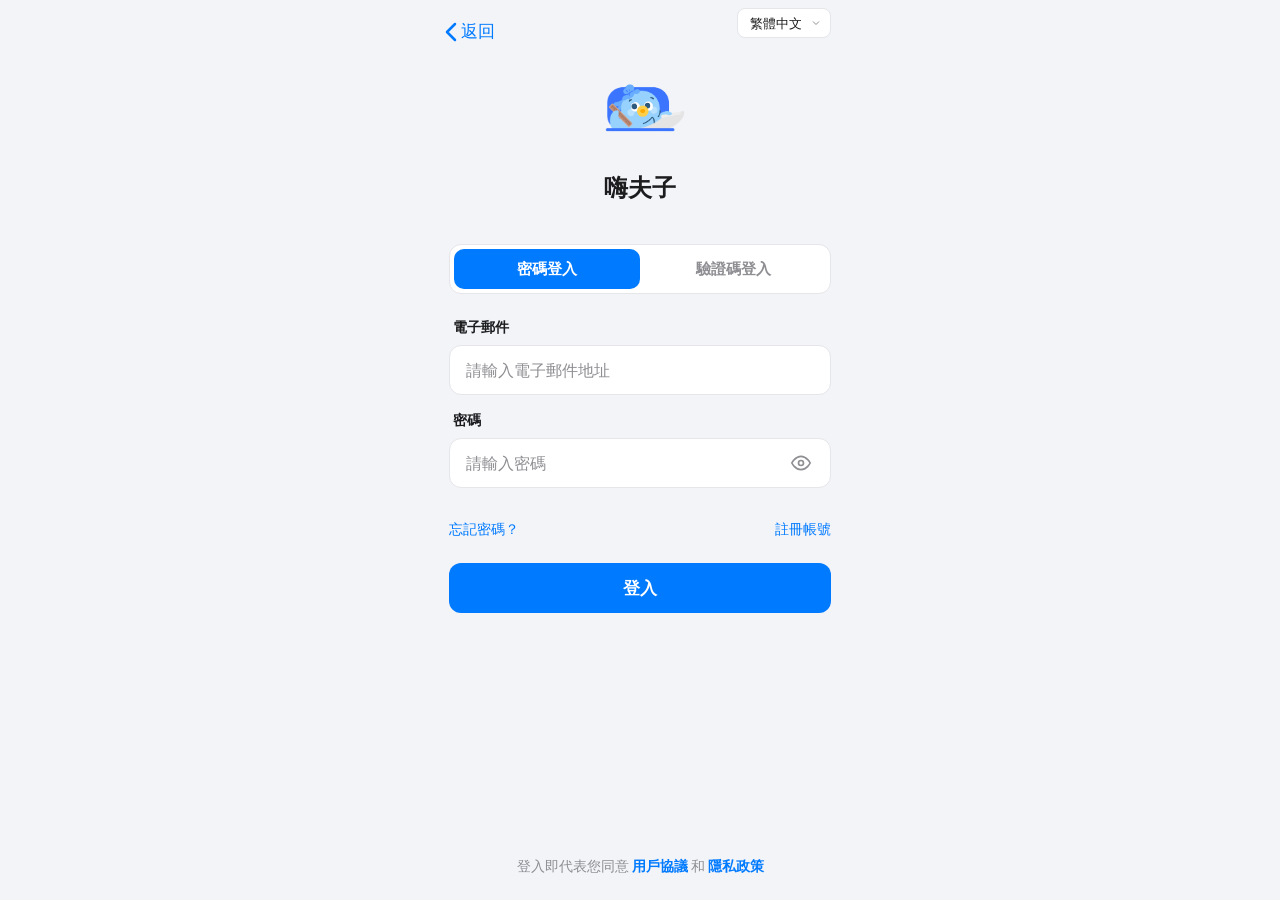
<file: ios-teacher-login.html>
<!-- Generated by Trae Work -->
<!DOCTYPE html>
<html lang="zh-TW">
<head>
<meta charset="UTF-8">
<meta name="viewport" content="width=device-width, initial-scale=1.0, maximum-scale=1.0, user-scalable=no">
<title>嗨夫子 - 登入</title>
<style>
  @font-face {
    font-family: 'Outfit';
    src: url('./_shared/fonts/Outfit-Regular.ttf') format('truetype');
    font-weight: 400;
    font-display: swap;
  }
  @font-face {
    font-family: 'Outfit';
    src: url('./_shared/fonts/Outfit-Bold.ttf') format('truetype');
    font-weight: 700;
    font-display: swap;
  }

  :root {
    --bg: #F2F4F8;
    --surface: #FFFFFF;
    --ink: #1C1C1E;
    --muted: #8E8E93;
    --rule: #E5E5EA;
    --accent: #007AFF;
    --accent2: #34C759;
    --danger: #FF3B30;
    --warning: #FF9500;
  }

  * {
    margin: 0;
    padding: 0;
    box-sizing: border-box;
    -webkit-tap-highlight-color: transparent;
    font-family: 'Outfit', -apple-system, BlinkMacSystemFont, 'Segoe UI', Roboto, sans-serif;
  }

  html, body {
    height: 100%;
    background: var(--bg);
    color: var(--ink);
    overflow: hidden;
  }

  .app-container {
    width: 100%;
    max-width: 430px;
    height: 100vh;
    margin: 0 auto;
    background: var(--bg);
    position: relative;
    overflow: hidden;
  }

  .page {
    position: absolute;
    top: 0;
    left: 0;
    width: 100%;
    height: 100%;
    overflow-y: auto;
    overflow-x: hidden;
    -webkit-overflow-scrolling: touch;
    background: var(--bg);
    display: none;
    flex-direction: column;
    padding: 0 24px;
  }

  .page.active {
    display: flex;
  }

  /* iOS style page transition */
  .page.slide-in-right {
    animation: slideInRight 0.35s cubic-bezier(0.32, 0.72, 0, 1) forwards;
  }
  .page.slide-out-right {
    animation: slideOutRight 0.35s cubic-bezier(0.32, 0.72, 0, 1) forwards;
  }
  .page.slide-in-left {
    animation: slideInLeft 0.35s cubic-bezier(0.32, 0.72, 0, 1) forwards;
  }
  .page.slide-out-left {
    animation: slideOutLeft 0.35s cubic-bezier(0.32, 0.72, 0, 1) forwards;
  }

  @keyframes slideInRight {
    from { transform: translateX(100%); }
    to { transform: translateX(0); }
  }
  @keyframes slideOutRight {
    from { transform: translateX(0); }
    to { transform: translateX(100%); }
  }
  @keyframes slideInLeft {
    from { transform: translateX(-40%); opacity: 0.8; }
    to { transform: translateX(0); opacity: 1; }
  }
  @keyframes slideOutLeft {
    from { transform: translateX(0); opacity: 1; }
    to { transform: translateX(-40%); opacity: 0.8; }
  }

  /* Navigation Bar */
  .nav-bar {
    display: flex;
    align-items: center;
    justify-content: center;
    height: 44px;
    position: relative;
    flex-shrink: 0;
    margin-top: env(safe-area-inset-top, 0);
  }

  .nav-bar .back-btn {
    position: absolute;
    left: 0;
    top: 50%;
    transform: translateY(-50%);
    background: none;
    border: none;
    color: var(--accent);
    font-size: 17px;
    cursor: pointer;
    display: flex;
    align-items: center;
    gap: 2px;
    padding: 4px 0;
  }

  .nav-bar .nav-title {
    font-size: 17px;
    font-weight: 600;
    color: var(--ink);
  }

  /* Language Selector */
  .lang-selector {
    position: absolute;
    top: calc(env(safe-area-inset-top, 0) + 8px);
    right: 24px;
    z-index: 10;
  }

  .lang-selector select {
    appearance: none;
    -webkit-appearance: none;
    background: var(--surface);
    border: 1px solid var(--rule);
    border-radius: 8px;
    padding: 6px 28px 6px 12px;
    font-size: 13px;
    color: var(--ink);
    cursor: pointer;
    outline: none;
    background-image: url("data:image/svg+xml,%3Csvg xmlns='http://www.w3.org/2000/svg' width='12' height='12' viewBox='0 0 24 24' fill='none' stroke='%238E8E93' stroke-width='2'%3E%3Cpath d='M6 9l6 6 6-6'/%3E%3C/svg%3E");
    background-repeat: no-repeat;
    background-position: right 8px center;
  }

  /* Logo Section */
  .logo-section {
    display: flex;
    flex-direction: column;
    align-items: center;
    margin-top: 60px;
    margin-bottom: 40px;
  }

  .logo-icon {
    width: 96px;
    height: 96px;
    background: transparent;
    border-radius: 20px;
    display: flex;
    align-items: center;
    justify-content: center;
    margin-bottom: 16px;
    overflow: hidden;
  }

  .logo-icon img {
    width: 100%;
    height: 100%;
    object-fit: contain;
  }

  .app-name {
    font-size: 24px;
    font-weight: 700;
    color: var(--ink);
  }

  /* Login Tabs */
  .login-tabs {
    display: flex;
    background: var(--surface);
    border-radius: 12px;
    padding: 4px;
    margin-bottom: 24px;
    border: 1px solid var(--rule);
  }

  .login-tab {
    flex: 1;
    height: 40px;
    border-radius: 10px;
    border: none;
    background: none;
    font-size: 15px;
    font-weight: 600;
    color: var(--muted);
    cursor: pointer;
    transition: all 0.2s;
  }

  .login-tab.active {
    background: var(--accent);
    color: white;
  }

  /* Form Styles */
  .form-container {
    flex: 1;
    display: flex;
    flex-direction: column;
  }

  .input-group {
    margin-bottom: 16px;
  }

  .input-label {
    display: block;
    font-size: 14px;
    font-weight: 600;
    color: var(--ink);
    margin-bottom: 8px;
    padding-left: 4px;
  }

  .input-field {
    width: 100%;
    height: 50px;
    background: var(--surface);
    border: 1px solid var(--rule);
    border-radius: 12px;
    padding: 0 16px;
    font-size: 16px;
    color: var(--ink);
    outline: none;
    transition: border-color 0.2s, box-shadow 0.2s;
  }

  .input-field:focus {
    border-color: var(--accent);
    box-shadow: 0 0 0 3px rgba(0, 122, 255, 0.15);
  }

  .input-field::placeholder {
    color: var(--muted);
  }

  .input-wrapper {
    position: relative;
  }

  .input-wrapper .input-field {
    padding-right: 50px;
  }

  .input-icon {
    position: absolute;
    right: 16px;
    top: 50%;
    transform: translateY(-50%);
    color: var(--muted);
    cursor: pointer;
  }

  .toggle-password {
    background: none;
    border: none;
    padding: 4px;
    cursor: pointer;
    color: var(--muted);
    display: flex;
    align-items: center;
    justify-content: center;
  }

  /* Button Styles */
  .btn {
    width: 100%;
    height: 50px;
    border-radius: 12px;
    border: none;
    font-size: 17px;
    font-weight: 600;
    cursor: pointer;
    transition: all 0.2s;
    display: flex;
    align-items: center;
    justify-content: center;
    gap: 8px;
  }

  .btn-primary {
    background: var(--accent);
    color: white;
  }

  .btn-primary:active {
    background: #0051D5;
    transform: scale(0.98);
  }

  .btn-primary:disabled {
    background: var(--rule);
    color: var(--muted);
    cursor: not-allowed;
  }

  .btn-secondary {
    background: var(--surface);
    color: var(--accent);
    border: 1px solid var(--rule);
  }

  .btn-secondary:active {
    background: var(--bg);
  }

  .btn-text {
    background: none;
    color: var(--accent);
    font-size: 15px;
    height: auto;
    padding: 8px 0;
  }

  .btn-danger {
    background: var(--danger);
    color: white;
  }

  .btn-danger:active {
    background: #D70015;
  }

  /* Link Styles */
  .link-row {
    display: flex;
    justify-content: space-between;
    align-items: center;
    margin-top: 16px;
    margin-bottom: 24px;
  }

  .link-row-single {
    display: flex;
    justify-content: flex-end;
    align-items: center;
    margin-top: 16px;
    margin-bottom: 24px;
  }

  .link-text {
    color: var(--accent);
    font-size: 14px;
    text-decoration: none;
    cursor: pointer;
    background: none;
    border: none;
    padding: 0;
  }

  .link-text:active {
    opacity: 0.6;
  }

  /* Bottom Section */
  .bottom-section {
    margin-top: auto;
    padding-bottom: calc(24px + env(safe-area-inset-bottom, 0));
    text-align: center;
  }

  .bottom-text {
    font-size: 14px;
    color: var(--muted);
  }

  .bottom-text .link-text {
    font-weight: 600;
  }

  /* Agreement Checkbox */
  .agreement-row {
    display: flex;
    align-items: flex-start;
    gap: 8px;
    margin-bottom: 20px;
    margin-top: 8px;
  }

  .agreement-row input[type="checkbox"] {
    width: 18px;
    height: 18px;
    margin-top: 2px;
    accent-color: var(--accent);
    cursor: pointer;
  }

  .agreement-text {
    font-size: 13px;
    color: var(--muted);
    line-height: 1.5;
  }

  .agreement-text a {
    color: var(--accent);
    text-decoration: none;
  }

  /* Verification Code Input */
  .code-input-row {
    display: flex;
    gap: 12px;
    margin-bottom: 16px;
  }

  .code-input-row .input-field {
    flex: 1;
  }

  .btn-code {
    width: 120px;
    height: 50px;
    border-radius: 12px;
    background: var(--surface);
    color: var(--accent);
    border: 1px solid var(--accent);
    font-size: 14px;
    font-weight: 600;
    cursor: pointer;
    white-space: nowrap;
    transition: all 0.2s;
  }

  .btn-code:disabled {
    border-color: var(--rule);
    color: var(--muted);
    cursor: not-allowed;
  }

  .btn-code:active:not(:disabled) {
    background: rgba(0, 122, 255, 0.05);
  }

  /* Steps Indicator */
  .steps-indicator {
    display: flex;
    justify-content: center;
    gap: 8px;
    margin: 24px 0;
  }

  .step-dot {
    width: 8px;
    height: 8px;
    border-radius: 50%;
    background: var(--rule);
    transition: all 0.3s;
  }

  .step-dot.active {
    background: var(--accent);
    width: 24px;
    border-radius: 4px;
  }

  /* Success State */
  .success-icon {
    width: 80px;
    height: 80px;
    background: var(--accent2);
    border-radius: 50%;
    display: flex;
    align-items: center;
    justify-content: center;
    margin: 40px auto 24px;
  }

  .success-icon svg {
    width: 40px;
    height: 40px;
    fill: white;
  }

  .success-title {
    font-size: 22px;
    font-weight: 700;
    text-align: center;
    margin-bottom: 8px;
  }

  .success-desc {
    font-size: 15px;
    color: var(--muted);
    text-align: center;
    margin-bottom: 32px;
    line-height: 1.5;
  }

  /* Toast */
  .toast {
    position: fixed;
    top: 50%;
    left: 50%;
    transform: translate(-50%, -50%) scale(0.9);
    background: rgba(0, 0, 0, 0.8);
    color: white;
    padding: 12px 24px;
    border-radius: 8px;
    font-size: 14px;
    z-index: 1000;
    opacity: 0;
    pointer-events: none;
    transition: all 0.3s;
    white-space: nowrap;
  }

  .toast.show {
    opacity: 1;
    transform: translate(-50%, -50%) scale(1);
  }

  /* Role Selection */
  .role-grid {
    display: grid;
    grid-template-columns: 1fr 1fr;
    gap: 12px;
    margin-bottom: 24px;
  }

  .role-card {
    background: var(--surface);
    border: 2px solid var(--rule);
    border-radius: 16px;
    padding: 24px 16px;
    text-align: center;
    cursor: pointer;
    transition: all 0.2s;
  }

  .role-card.selected {
    border-color: var(--accent);
    background: rgba(0, 122, 255, 0.05);
  }

  .role-card:active {
    transform: scale(0.98);
  }

  .role-icon {
    width: 48px;
    height: 48px;
    background: var(--bg);
    border-radius: 14px;
    display: flex;
    align-items: center;
    justify-content: center;
    margin: 0 auto 12px;
  }

  .role-icon svg {
    width: 24px;
    height: 24px;
    fill: var(--accent);
  }

  .role-name {
    font-size: 15px;
    font-weight: 600;
    color: var(--ink);
    margin-bottom: 4px;
  }

  .role-desc {
    font-size: 12px;
    color: var(--muted);
  }

  /* Progress Bar */
  .progress-bar {
    width: 100%;
    height: 4px;
    background: var(--rule);
    border-radius: 2px;
    margin-bottom: 24px;
    overflow: hidden;
  }

  .progress-fill {
    height: 100%;
    background: var(--accent);
    border-radius: 2px;
    transition: width 0.3s ease;
  }

  /* School Search */
  .school-list {
    background: var(--surface);
    border-radius: 12px;
    border: 1px solid var(--rule);
    overflow: hidden;
    margin-bottom: 16px;
  }

  .school-item {
    padding: 14px 16px;
    border-bottom: 1px solid var(--rule);
    cursor: pointer;
    display: flex;
    align-items: center;
    justify-content: space-between;
    transition: background 0.2s;
  }

  .school-item:last-child {
    border-bottom: none;
  }

  .school-item:active,
  .school-item.selected {
    background: rgba(0, 122, 255, 0.05);
  }

  .school-item.selected .check-icon {
    display: block;
  }

  .school-name {
    font-size: 15px;
    color: var(--ink);
  }

  .check-icon {
    display: none;
    color: var(--accent);
  }

  /* Shake animation for error */
  @keyframes shake {
    0%, 100% { transform: translateX(0); }
    20% { transform: translateX(-8px); }
    40% { transform: translateX(8px); }
    60% { transform: translateX(-4px); }
    80% { transform: translateX(4px); }
  }

  .shake {
    animation: shake 0.4s ease-in-out;
  }

  /* Loading spinner */
  @keyframes spin {
    to { transform: rotate(360deg); }
  }

  .spinner {
    width: 20px;
    height: 20px;
    border: 2px solid rgba(255,255,255,0.3);
    border-top-color: white;
    border-radius: 50%;
    animation: spin 0.8s linear infinite;
  }

  .btn-primary .spinner {
    border-color: rgba(255,255,255,0.3);
    border-top-color: white;
  }

  /* Hide scrollbar but keep functionality */
  .page::-webkit-scrollbar {
    display: none;
  }
  .page {
    -ms-overflow-style: none;
    scrollbar-width: none;
  }

  /* Subtitle */
  .page-subtitle {
    font-size: 15px;
    color: var(--muted);
    text-align: center;
    margin-bottom: 24px;
    line-height: 1.5;
  }

  /* Section title */
  .section-title {
    font-size: 20px;
    font-weight: 700;
    text-align: center;
    margin-bottom: 8px;
    margin-top: 16px;
  }

  /* Helper text */
  .helper-text {
    font-size: 13px;
    color: var(--muted);
    margin-top: 8px;
    margin-bottom: 16px;
    line-height: 1.5;
  }

  /* Form section spacing */
  .form-section {
    margin-bottom: 20px;
  }

  .hidden {
    display: none !important;
  }

  /* Back to Index Button */
  .back-to-index {
    position: absolute;
    top: calc(env(safe-area-inset-top, 0) + 12px);
    left: 16px;
    z-index: 20;
    background: none;
    border: none;
    color: var(--accent);
    font-size: 17px;
    cursor: pointer;
    display: flex;
    align-items: center;
    gap: 4px;
    padding: 8px 4px;
    text-decoration: none;
  }
  .back-to-index svg {
    width: 12px;
    height: 20px;
  }
</style>
<link rel="stylesheet" href="./frame-mode.css">
</head>
<body>

<div class="app-container">

  <!-- Back to Index -->
  <a href="./index.html" class="back-to-index">
    <svg viewBox="0 0 12 20" fill="none" stroke="currentColor" stroke-width="2.5" stroke-linecap="round" stroke-linejoin="round"><path d="M10 2L2 10l8 8"/></svg>
    <span>返回</span>
  </a>

  <!-- Language Selector -->
  <div class="lang-selector">
    <select id="lang-select" onchange="switchLanguage(this.value)">
      <option value="zh-TW">繁體中文</option>
      <option value="zh-CN">简体中文</option>
      <option value="en">English</option>
    </select>
  </div>

  <!-- ==================== 登录页面 ==================== -->
  <div class="page active" id="page-login">

    <div class="logo-section">
      <div class="logo-icon">
        <img src="./assets/haifuzi-logo.png" alt="嗨夫子 Logo">
      </div>
      <div class="app-name" data-i18n="appName">嗨夫子</div>
    </div>

    <div class="login-tabs">
      <button class="login-tab active" id="tab-password" onclick="switchLoginTab('password')" data-i18n="tabPassword">密碼登入</button>
      <button class="login-tab" id="tab-code" onclick="switchLoginTab('code')" data-i18n="tabCode">驗證碼登入</button>
    </div>

    <div class="form-container">
      <!-- 密码登录 -->
      <div id="login-password-form">
        <div class="input-group">
          <label class="input-label" data-i18n="labelEmail">電子郵件</label>
          <input type="email" class="input-field" id="login-email" data-i18n-placeholder="placeholderEmail">
        </div>

        <div class="input-group">
          <label class="input-label" data-i18n="labelPassword">密碼</label>
          <div class="input-wrapper">
            <input type="password" class="input-field" id="login-password" data-i18n-placeholder="placeholderPassword">
            <span class="input-icon">
              <button class="toggle-password" onclick="togglePassword('login-password', this)">
                <svg width="20" height="20" viewBox="0 0 24 24" fill="none" stroke="currentColor" stroke-width="2"><path d="M1 12s4-8 11-8 11 8 11 8-4 8-11 8-11-8-11-8z"/><circle cx="12" cy="12" r="3"/></svg>
              </button>
            </span>
          </div>
        </div>
      </div>

      <!-- 验证码登录 -->
      <div id="login-code-form" style="display: none;">
        <div class="input-group">
          <label class="input-label" data-i18n="labelEmail">電子郵件</label>
          <input type="email" class="input-field" id="login-code-email" data-i18n-placeholder="placeholderEmail">
        </div>

        <div class="input-group">
          <label class="input-label" data-i18n="labelCode">驗證碼</label>
          <div class="code-input-row">
            <input type="tel" class="input-field" id="login-code-input" maxlength="6" data-i18n-placeholder="placeholderCode">
            <button class="btn-code" id="login-send-code-btn" onclick="sendLoginCode()" data-i18n="btnGetCode">獲取驗證碼</button>
          </div>
        </div>
      </div>

      <div class="link-row" id="login-link-row">
        <button class="link-text" id="link-forgot" onclick="goToPage('page-forgot')" data-i18n="linkForgot">忘記密碼？</button>
        <button class="link-text" id="link-register" onclick="goToPage('page-register-info')" data-i18n="linkRegister">註冊帳號</button>
      </div>

      <button class="btn btn-primary" id="login-btn" onclick="handleLogin()" data-i18n="btnLogin">登入</button>
    </div>

    <div class="bottom-section">
      <p class="bottom-text"><span data-i18n="textAgreement">登入即代表您同意</span> <a href="#" class="link-text" data-i18n="linkTerms">用戶協議</a> <span data-i18n="textAnd">和</span> <a href="#" class="link-text" data-i18n="linkPrivacy">隱私政策</a></p>
    </div>

  </div>

  <!-- ==================== 注册 - 填写信息 ==================== -->
  <div class="page" id="page-register-info">
    <div class="nav-bar">
      <button class="back-btn" onclick="goBack()">
        <svg width="20" height="20" viewBox="0 0 24 24" fill="none" stroke="currentColor" stroke-width="2.5"><path d="M15 18l-6-6 6-6"/></svg>
        <span data-i18n="btnBack">返回</span>
      </button>
      <span class="nav-title" data-i18n="titleFillInfo">填寫信息</span>
    </div>

    <div class="progress-bar">
      <div class="progress-fill" style="width: 33%"></div>
    </div>

    <h2 class="section-title" data-i18n="titleCompleteInfo">完善個人信息</h2>
    <p class="page-subtitle" data-i18n="subtitleFillInfo">請填寫您的基本信息</p>

    <div class="form-container">
      <div class="input-group">
        <label class="input-label" data-i18n="labelRealName">真實姓名</label>
        <input type="text" class="input-field" id="reg-name" data-i18n-placeholder="placeholderRealName">
      </div>

      <div class="input-group">
        <label class="input-label" data-i18n="labelEmail">電子郵件</label>
        <input type="email" class="input-field" id="reg-email" data-i18n-placeholder="placeholderEmail">
      </div>

      <div class="input-group">
        <label class="input-label" data-i18n="labelCode">驗證碼</label>
        <div class="code-input-row">
          <input type="tel" class="input-field" id="reg-code" maxlength="6" data-i18n-placeholder="placeholderCode">
          <button class="btn-code" id="send-code-btn" onclick="sendCode()" data-i18n="btnGetCode">獲取驗證碼</button>
        </div>
      </div>

      <div class="input-group">
        <label class="input-label" data-i18n="labelSetPassword">設置密碼</label>
        <div class="input-wrapper">
          <input type="password" class="input-field" id="reg-password" data-i18n-placeholder="placeholderSetPassword">
          <span class="input-icon">
            <button class="toggle-password" onclick="togglePassword('reg-password', this)">
              <svg width="20" height="20" viewBox="0 0 24 24" fill="none" stroke="currentColor" stroke-width="2"><path d="M1 12s4-8 11-8 11 8 11 8-4 8-11 8-11-8-11-8z"/><circle cx="12" cy="12" r="3"/></svg>
            </button>
          </span>
        </div>
      </div>

      <div class="input-group">
        <label class="input-label" data-i18n="labelConfirmPassword">確認密碼</label>
        <div class="input-wrapper">
          <input type="password" class="input-field" id="reg-password-confirm" data-i18n-placeholder="placeholderConfirmPassword">
          <span class="input-icon">
            <button class="toggle-password" onclick="togglePassword('reg-password-confirm', this)">
              <svg width="20" height="20" viewBox="0 0 24 24" fill="none" stroke="currentColor" stroke-width="2"><path d="M1 12s4-8 11-8 11 8 11 8-4 8-11 8-11-8-11-8z"/><circle cx="12" cy="12" r="3"/></svg>
            </button>
          </span>
        </div>
      </div>

      <div class="agreement-row">
        <input type="checkbox" id="agreement" onchange="toggleRegisterBtn()">
        <label for="agreement" class="agreement-text"><span data-i18n="textAgree">我已閱讀並同意</span> <a href="#" data-i18n="linkTerms">用戶協議</a> <span data-i18n="textAnd">和</span> <a href="#" data-i18n="linkPrivacy">隱私政策</a></label>
      </div>

      <button class="btn btn-primary" id="register-btn" onclick="handleRegister()" disabled data-i18n="btnRegister">註冊</button>
    </div>
  </div>

  <!-- ==================== 注册 - 选择学校 ==================== -->
  <div class="page" id="page-register-school">
    <div class="nav-bar">
      <button class="back-btn" onclick="goBack()">
        <svg width="20" height="20" viewBox="0 0 24 24" fill="none" stroke="currentColor" stroke-width="2.5"><path d="M15 18l-6-6 6-6"/></svg>
        <span data-i18n="btnBack">返回</span>
      </button>
      <span class="nav-title" data-i18n="titleSelectSchool">選擇學校</span>
    </div>

    <div class="progress-bar">
      <div class="progress-fill" style="width: 66%"></div>
    </div>

    <h2 class="section-title" data-i18n="titleYourSchool">選擇您的學校</h2>
    <p class="page-subtitle" data-i18n="subtitleSelectSchool">選擇您所在的學校以完成註冊</p>

    <div class="input-group">
      <input type="text" class="input-field" id="school-search" oninput="filterSchools()" data-i18n-placeholder="placeholderSearchSchool">
    </div>

    <div class="school-list" id="school-list">
      <div class="school-item" onclick="selectSchool(this)">
        <span class="school-name">北京市第一實驗小學</span>
        <span class="check-icon"><svg width="18" height="18" viewBox="0 0 24 24" fill="none" stroke="currentColor" stroke-width="3"><path d="M20 6L9 17l-5-5"/></svg></span>
      </div>
      <div class="school-item" onclick="selectSchool(this)">
        <span class="school-name">北京市第二中學</span>
        <span class="check-icon"><svg width="18" height="18" viewBox="0 0 24 24" fill="none" stroke="currentColor" stroke-width="3"><path d="M20 6L9 17l-5-5"/></svg></span>
      </div>
      <div class="school-item" onclick="selectSchool(this)">
        <span class="school-name">北京市第四中學</span>
        <span class="check-icon"><svg width="18" height="18" viewBox="0 0 24 24" fill="none" stroke="currentColor" stroke-width="3"><path d="M20 6L9 17l-5-5"/></svg></span>
      </div>
      <div class="school-item" onclick="selectSchool(this)">
        <span class="school-name">北京師範大學附屬中學</span>
        <span class="check-icon"><svg width="18" height="18" viewBox="0 0 24 24" fill="none" stroke="currentColor" stroke-width="3"><path d="M20 6L9 17l-5-5"/></svg></span>
      </div>
      <div class="school-item" onclick="selectSchool(this)">
        <span class="school-name">北京市第八十中學</span>
        <span class="check-icon"><svg width="18" height="18" viewBox="0 0 24 24" fill="none" stroke="currentColor" stroke-width="3"><path d="M20 6L9 17l-5-5"/></svg></span>
      </div>
      <div class="school-item" onclick="selectSchool(this)">
        <span class="school-name">北京市十一學校</span>
        <span class="check-icon"><svg width="18" height="18" viewBox="0 0 24 24" fill="none" stroke="currentColor" stroke-width="3"><path d="M20 6L9 17l-5-5"/></svg></span>
      </div>
    </div>

    <button class="btn btn-primary" id="school-next-btn" onclick="goToPage('page-register-success')" disabled data-i18n="btnNext">下一步</button>
  </div>

  <!-- ==================== 注册成功 ==================== -->
  <div class="page" id="page-register-success">
    <div class="nav-bar">
      <span class="nav-title" data-i18n="titleRegisterSuccess">註冊成功</span>
    </div>

    <div class="success-icon">
      <svg viewBox="0 0 24 24"><path d="M9 16.17L4.83 12l-1.42 1.41L9 19 21 7l-1.41-1.41z"/></svg>
    </div>

    <h2 class="success-title" data-i18n="textRegisterSuccess">註冊成功！</h2>
    <p class="success-desc" data-i18n="descRegisterSuccess">歡迎加入APP名稱<br>您的帳號已創建成功</p>

    <button class="btn btn-primary" onclick="goToPage('page-login')" data-i18n="btnLoginNow">立即登入</button>
  </div>

  <!-- ==================== 忘记密码 - 验证邮箱 ==================== -->
  <div class="page" id="page-forgot">
    <div class="nav-bar">
      <button class="back-btn" onclick="goBack()">
        <svg width="20" height="20" viewBox="0 0 24 24" fill="none" stroke="currentColor" stroke-width="2.5"><path d="M15 18l-6-6 6-6"/></svg>
        <span data-i18n="btnBack">返回</span>
      </button>
      <span class="nav-title" data-i18n="titleForgotPassword">忘記密碼</span>
    </div>

    <div class="steps-indicator">
      <div class="step-dot active"></div>
      <div class="step-dot"></div>
      <div class="step-dot"></div>
    </div>

    <h2 class="section-title" data-i18n="titleVerifyEmail">驗證電子郵件</h2>
    <p class="page-subtitle" data-i18n="subtitleVerifyEmail">請輸入您註冊時使用的電子郵件地址</p>

    <div class="form-container">
      <div class="input-group">
        <label class="input-label" data-i18n="labelEmail">電子郵件</label>
        <input type="email" class="input-field" id="forgot-email" data-i18n-placeholder="placeholderEmail">
      </div>

      <div class="input-group">
        <label class="input-label" data-i18n="labelCode">驗證碼</label>
        <div class="code-input-row">
          <input type="tel" class="input-field" id="forgot-code" maxlength="6" data-i18n-placeholder="placeholderCode">
          <button class="btn-code" id="forgot-send-btn" onclick="sendForgotCode()" data-i18n="btnGetCode">獲取驗證碼</button>
        </div>
      </div>

      <button class="btn btn-primary" onclick="goToPage('page-reset-password')" data-i18n="btnNext">下一步</button>
    </div>
  </div>

  <!-- ==================== 忘记密码 - 重置密码 ==================== -->
  <div class="page" id="page-reset-password">
    <div class="nav-bar">
      <button class="back-btn" onclick="goBack()">
        <svg width="20" height="20" viewBox="0 0 24 24" fill="none" stroke="currentColor" stroke-width="2.5"><path d="M15 18l-6-6 6-6"/></svg>
        <span data-i18n="btnBack">返回</span>
      </button>
      <span class="nav-title" data-i18n="titleResetPassword">重置密碼</span>
    </div>

    <div class="steps-indicator">
      <div class="step-dot"></div>
      <div class="step-dot active"></div>
      <div class="step-dot"></div>
    </div>

    <h2 class="section-title" data-i18n="titleSetNewPassword">設置新密碼</h2>
    <p class="page-subtitle" data-i18n="subtitleSetPassword">請設置您的新密碼</p>

    <div class="form-container">
      <div class="input-group">
        <label class="input-label" data-i18n="labelNewPassword">新密碼</label>
        <div class="input-wrapper">
          <input type="password" class="input-field" id="new-password" data-i18n-placeholder="placeholderNewPassword">
          <span class="input-icon">
            <button class="toggle-password" onclick="togglePassword('new-password', this)">
              <svg width="20" height="20" viewBox="0 0 24 24" fill="none" stroke="currentColor" stroke-width="2"><path d="M1 12s4-8 11-8 11 8 11 8-4 8-11 8-11-8-11-8z"/><circle cx="12" cy="12" r="3"/></svg>
            </button>
          </span>
        </div>
      </div>

      <div class="input-group">
        <label class="input-label" data-i18n="labelConfirmNewPassword">確認新密碼</label>
        <div class="input-wrapper">
          <input type="password" class="input-field" id="new-password-confirm" data-i18n-placeholder="placeholderConfirmNewPassword">
          <span class="input-icon">
            <button class="toggle-password" onclick="togglePassword('new-password-confirm', this)">
              <svg width="20" height="20" viewBox="0 0 24 24" fill="none" stroke="currentColor" stroke-width="2"><path d="M1 12s4-8 11-8 11 8 11 8-4 8-11 8-11-8-11-8z"/><circle cx="12" cy="12" r="3"/></svg>
            </button>
          </span>
        </div>
      </div>

      <p class="helper-text" data-i18n="helperPassword">密碼需包含字母和數字，長度6-20位</p>

      <button class="btn btn-primary" onclick="handleResetPassword()" data-i18n="btnConfirmReset">確認重置</button>
    </div>
  </div>

  <!-- ==================== 忘记密码 - 重置成功 ==================== -->
  <div class="page" id="page-reset-success">
    <div class="nav-bar">
      <span class="nav-title" data-i18n="titleResetSuccess">重置成功</span>
    </div>

    <div class="success-icon">
      <svg viewBox="0 0 24 24"><path d="M9 16.17L4.83 12l-1.42 1.41L9 19 21 7l-1.41-1.41z"/></svg>
    </div>

    <h2 class="success-title" data-i18n="textResetSuccess">密碼重置成功！</h2>
    <p class="success-desc" data-i18n="descResetSuccess">您的密碼已成功重置<br>請使用新密碼登入</p>

    <button class="btn btn-primary" onclick="goToPage('page-login')" data-i18n="btnBackToLogin">返回登入</button>
  </div>

</div>

<!-- Toast -->
<div class="toast" id="toast"></div>

<script>
// ==================== 多语言支持 ====================
const i18n = {
  'zh-TW': {
    appName: '嗨夫子',
    tabPassword: '密碼登入',
    tabCode: '驗證碼登入',
    labelEmail: '電子郵件',
    labelPassword: '密碼',
    labelCode: '驗證碼',
    labelRealName: '真實姓名',
    labelSetPassword: '設置密碼',
    labelConfirmPassword: '確認密碼',
    labelNewPassword: '新密碼',
    labelConfirmNewPassword: '確認新密碼',
    placeholderEmail: '請輸入電子郵件地址',
    placeholderPassword: '請輸入密碼',
    placeholderCode: '請輸入驗證碼',
    placeholderRealName: '請輸入真實姓名',
    placeholderSetPassword: '請設置6-20位密碼',
    placeholderConfirmPassword: '請再次輸入密碼',
    placeholderNewPassword: '請設置6-20位新密碼',
    placeholderConfirmNewPassword: '請再次輸入新密碼',
    placeholderSearchSchool: '搜索學校名稱',
    btnGetCode: '獲取驗證碼',
    btnLogin: '登入',
    btnRegister: '註冊',
    btnNext: '下一步',
    btnBack: '返回',
    btnLoginNow: '立即登入',
    btnConfirmReset: '確認重置',
    btnBackToLogin: '返回登入',
    linkForgot: '忘記密碼？',
    linkRegister: '註冊帳號',
    linkTerms: '用戶協議',
    linkPrivacy: '隱私政策',
    textAgreement: '登入即代表您同意',
    textAnd: '和',
    textAgree: '我已閱讀並同意',
    titleSelectRole: '選擇身份',
    titleWhoAreYou: '您是什麼身份？',
    subtitleSelectRole: '選擇您的身份以完成註冊',
    titleFillInfo: '填寫信息',
    titleCompleteInfo: '完善個人信息',
    subtitleFillInfo: '請填寫您的基本信息',
    titleSelectSchool: '選擇學校',
    titleYourSchool: '選擇您的學校',
    subtitleSelectSchool: '選擇您所在的學校以完成註冊',
    titleRegisterSuccess: '註冊成功',
    textRegisterSuccess: '註冊成功！',
    descRegisterSuccess: '歡迎加入嗨夫子<br>您的帳號已創建成功',
    titleForgotPassword: '忘記密碼',
    titleVerifyEmail: '驗證電子郵件',
    subtitleVerifyEmail: '請輸入您註冊時使用的電子郵件地址',
    titleResetPassword: '重置密碼',
    titleSetNewPassword: '設置新密碼',
    subtitleSetPassword: '請設置您的新密碼',
    titleResetSuccess: '重置成功',
    textResetSuccess: '密碼重置成功！',
    descResetSuccess: '您的密碼已成功重置<br>請使用新密碼登入',
    helperPassword: '密碼需包含字母和數字，長度6-20位',
    roleTeacher: '教師',
    roleTeacherDesc: '授課教學',
    roleStudent: '學生',
    roleStudentDesc: '在線學習',
    roleParent: '家長',
    roleParentDesc: '關注成長',
    roleAdmin: '教務',
    roleAdminDesc: '管理教務',
    toastEnterEmail: '請輸入電子郵件地址',
    toastEmailInvalid: '電子郵件格式不正確',
    toastEnterPassword: '請輸入密碼',
    toastEnterCode: '請輸入驗證碼',
    toastEnterName: '請輸入真實姓名',
    toastSetPassword: '請設置密碼',
    toastPasswordShort: '密碼長度不能少於6位',
    toastPasswordMismatch: '兩次密碼輸入不一致',
    toastCodeSent: '驗證碼已發送至電子郵件',
    toastLoginSuccess: '登入成功',
    toastEnterEmailFirst: '請先輸入電子郵件地址'
  },
  'zh-CN': {
    appName: '嗨夫子',
    tabPassword: '密码登录',
    tabCode: '验证码登录',
    labelEmail: '邮箱',
    labelPassword: '密码',
    labelCode: '验证码',
    labelRealName: '真实姓名',
    labelSetPassword: '设置密码',
    labelConfirmPassword: '确认密码',
    labelNewPassword: '新密码',
    labelConfirmNewPassword: '确认新密码',
    placeholderEmail: '请输入邮箱地址',
    placeholderPassword: '请输入密码',
    placeholderCode: '请输入验证码',
    placeholderRealName: '请输入真实姓名',
    placeholderSetPassword: '请设置6-20位密码',
    placeholderConfirmPassword: '请再次输入密码',
    placeholderNewPassword: '请设置6-20位新密码',
    placeholderConfirmNewPassword: '请再次输入新密码',
    placeholderSearchSchool: '搜索学校名称',
    btnGetCode: '获取验证码',
    btnLogin: '登录',
    btnRegister: '注册',
    btnNext: '下一步',
    btnBack: '返回',
    btnLoginNow: '立即登录',
    btnConfirmReset: '确认重置',
    btnBackToLogin: '返回登录',
    linkForgot: '忘记密码？',
    linkRegister: '注册账号',
    linkTerms: '用户协议',
    linkPrivacy: '隐私政策',
    textAgreement: '登录即代表您同意',
    textAnd: '和',
    textAgree: '我已阅读并同意',
    titleSelectRole: '选择身份',
    titleWhoAreYou: '您是什么身份？',
    subtitleSelectRole: '选择您的身份以完成注册',
    titleFillInfo: '填写信息',
    titleCompleteInfo: '完善个人信息',
    subtitleFillInfo: '请填写您的基本信息',
    titleSelectSchool: '选择学校',
    titleYourSchool: '选择您的学校',
    subtitleSelectSchool: '选择您所在的学校以完成注册',
    titleRegisterSuccess: '注册成功',
    textRegisterSuccess: '注册成功！',
    descRegisterSuccess: '欢迎加入嗨夫子<br>您的账号已创建成功',
    titleForgotPassword: '忘记密码',
    titleVerifyEmail: '验证邮箱',
    subtitleVerifyEmail: '请输入您注册时使用的邮箱地址',
    titleResetPassword: '重置密码',
    titleSetNewPassword: '设置新密码',
    subtitleSetPassword: '请设置您的新密码',
    titleResetSuccess: '重置成功',
    textResetSuccess: '密码重置成功！',
    descResetSuccess: '您的密码已成功重置<br>请使用新密码登录',
    helperPassword: '密码需包含字母和数字，长度6-20位',
    roleTeacher: '教师',
    roleTeacherDesc: '授课教学',
    roleStudent: '学生',
    roleStudentDesc: '在线学习',
    roleParent: '家长',
    roleParentDesc: '关注成长',
    roleAdmin: '教务',
    roleAdminDesc: '管理教务',
    toastEnterEmail: '请输入邮箱地址',
    toastEmailInvalid: '邮箱格式不正确',
    toastEnterPassword: '请输入密码',
    toastEnterCode: '请输入验证码',
    toastEnterName: '请输入真实姓名',
    toastSetPassword: '请设置密码',
    toastPasswordShort: '密码长度不能少于6位',
    toastPasswordMismatch: '两次密码输入不一致',
    toastCodeSent: '验证码已发送至邮箱',
    toastLoginSuccess: '登录成功',
    toastEnterEmailFirst: '请先输入邮箱地址'
  },
  'en': {
    appName: 'Hai Fu Zi',
    tabPassword: 'Password',
    tabCode: 'Code Login',
    labelEmail: 'Email',
    labelPassword: 'Password',
    labelCode: 'Verification Code',
    labelRealName: 'Full Name',
    labelSetPassword: 'Set Password',
    labelConfirmPassword: 'Confirm Password',
    labelNewPassword: 'New Password',
    labelConfirmNewPassword: 'Confirm New Password',
    placeholderEmail: 'Enter your email',
    placeholderPassword: 'Enter your password',
    placeholderCode: 'Enter verification code',
    placeholderRealName: 'Enter your full name',
    placeholderSetPassword: 'Set 6-20 character password',
    placeholderConfirmPassword: 'Enter password again',
    placeholderNewPassword: 'Set 6-20 character new password',
    placeholderConfirmNewPassword: 'Enter new password again',
    placeholderSearchSchool: 'Search school name',
    btnGetCode: 'Get Code',
    btnLogin: 'Login',
    btnRegister: 'Register',
    btnNext: 'Next',
    btnBack: 'Back',
    btnLoginNow: 'Login Now',
    btnConfirmReset: 'Confirm Reset',
    btnBackToLogin: 'Back to Login',
    linkForgot: 'Forgot Password?',
    linkRegister: 'Register',
    linkTerms: 'Terms of Service',
    linkPrivacy: 'Privacy Policy',
    textAgreement: 'By logging in, you agree to',
    textAnd: 'and',
    textAgree: 'I have read and agree to',
    titleSelectRole: 'Select Role',
    titleWhoAreYou: 'What is your role?',
    subtitleSelectRole: 'Select your role to complete registration',
    titleFillInfo: 'Fill Information',
    titleCompleteInfo: 'Complete Personal Info',
    subtitleFillInfo: 'Please fill in your basic information',
    titleSelectSchool: 'Select School',
    titleYourSchool: 'Select Your School',
    subtitleSelectSchool: 'Select your school to complete registration',
    titleRegisterSuccess: 'Registration Successful',
    textRegisterSuccess: 'Registration Successful!',
    descRegisterSuccess: 'Welcome to Hai Fu Zi<br>Your account has been created',
    titleForgotPassword: 'Forgot Password',
    titleVerifyEmail: 'Verify Email',
    subtitleVerifyEmail: 'Please enter the email you used to register',
    titleResetPassword: 'Reset Password',
    titleSetNewPassword: 'Set New Password',
    subtitleSetPassword: 'Please set your new password',
    titleResetSuccess: 'Reset Successful',
    textResetSuccess: 'Password Reset Successful!',
    descResetSuccess: 'Your password has been reset<br>Please login with your new password',
    helperPassword: 'Password must contain letters and numbers, 6-20 characters',
    roleTeacher: 'Teacher',
    roleTeacherDesc: 'Teaching',
    roleStudent: 'Student',
    roleStudentDesc: 'Online Learning',
    roleParent: 'Parent',
    roleParentDesc: 'Track Growth',
    roleAdmin: 'Admin',
    roleAdminDesc: 'Manage Affairs',
    toastEnterEmail: 'Please enter your email',
    toastEmailInvalid: 'Invalid email format',
    toastEnterPassword: 'Please enter your password',
    toastEnterCode: 'Please enter verification code',
    toastEnterName: 'Please enter your full name',
    toastSetPassword: 'Please set a password',
    toastPasswordShort: 'Password must be at least 6 characters',
    toastPasswordMismatch: 'Passwords do not match',
    toastCodeSent: 'Verification code sent to email',
    toastLoginSuccess: 'Login successful',
    toastEnterEmailFirst: 'Please enter your email first'
  }
};

let currentLang = 'zh-TW';

function switchLanguage(lang) {
  currentLang = lang;
  const t = i18n[lang];

  // Update all text elements with data-i18n
  document.querySelectorAll('[data-i18n]').forEach(el => {
    const key = el.getAttribute('data-i18n');
    if (t[key]) {
      el.textContent = t[key];
    }
  });

  // Update placeholders
  document.querySelectorAll('[data-i18n-placeholder]').forEach(el => {
    const key = el.getAttribute('data-i18n-placeholder');
    if (t[key]) {
      el.placeholder = t[key];
    }
  });

  // Update HTML lang attribute
  document.documentElement.lang = lang;

  // Update page title
  document.title = (t.appName || 'APP') + ' - ' + (t.btnLogin || 'Login');

  // Sync language selector
  const langSelect = document.getElementById('lang-select');
  if (langSelect) langSelect.value = lang;
}

// ==================== Page Navigation ====================
let pageHistory = [];
let currentPage = 'page-login';

function toggleGlobalHeader(show) {
  const backBtn = document.querySelector('.back-to-index');
  const langSelector = document.querySelector('.lang-selector');
  if (backBtn) backBtn.style.display = show ? 'flex' : 'none';
  if (langSelector) langSelector.style.display = show ? 'block' : 'none';
}

function goToPage(pageId) {
  if (pageId === currentPage) return;

  const currentEl = document.getElementById(currentPage);
  const nextEl = document.getElementById(pageId);

  pageHistory.push(currentPage);

  currentEl.classList.add('slide-out-left');
  nextEl.classList.add('active', 'slide-in-right');

  setTimeout(() => {
    currentEl.classList.remove('active', 'slide-out-left');
    nextEl.classList.remove('slide-in-right');
  }, 350);

  currentPage = pageId;
  toggleGlobalHeader(pageId === 'page-login');
}

function goBack() {
  if (pageHistory.length === 0) return;

  const prevPage = pageHistory.pop();
  const currentEl = document.getElementById(currentPage);
  const prevEl = document.getElementById(prevPage);

  currentEl.classList.add('slide-out-right');
  prevEl.classList.add('active', 'slide-in-left');

  setTimeout(() => {
    currentEl.classList.remove('active', 'slide-out-right');
    prevEl.classList.remove('slide-in-left');
  }, 350);

  currentPage = prevPage;
  toggleGlobalHeader(prevPage === 'page-login');
}

// ==================== Toast ====================
function showToast(messageKey) {
  const t = i18n[currentLang];
  const message = t[messageKey] || messageKey;
  const toast = document.getElementById('toast');
  toast.textContent = message;
  toast.classList.add('show');
  setTimeout(() => toast.classList.remove('show'), 2000);
}

// ==================== Toggle Password Visibility ====================
function togglePassword(inputId, btn) {
  const input = document.getElementById(inputId);
  const isPassword = input.type === 'password';
  input.type = isPassword ? 'text' : 'password';

  btn.innerHTML = isPassword
    ? '<svg width="20" height="20" viewBox="0 0 24 24" fill="none" stroke="currentColor" stroke-width="2"><path d="M17.94 17.94A10.07 10.07 0 0 1 12 20c-7 0-11-8-11-8a18.45 18.45 0 0 1 5.06-5.94M9.9 4.24A9.12 9.12 0 0 1 12 4c7 0 11 8 11 8a18.5 18.5 0 0 1-2.16 3.19m-6.72-1.07a3 3 0 1 1-4.24-4.24"/><line x1="1" y1="1" x2="23" y2="23"/></svg>'
    : '<svg width="20" height="20" viewBox="0 0 24 24" fill="none" stroke="currentColor" stroke-width="2"><path d="M1 12s4-8 11-8 11 8 11 8-4 8-11 8-11-8-11-8z"/><circle cx="12" cy="12" r="3"/></svg>';
}

// ==================== Login Tab Switch ====================
let currentLoginTab = 'password';

function switchLoginTab(tab) {
  currentLoginTab = tab;
  document.querySelectorAll('.login-tab').forEach(t => t.classList.remove('active'));
  document.getElementById('tab-' + tab).classList.add('active');

  if (tab === 'password') {
    document.getElementById('login-password-form').style.display = 'block';
    document.getElementById('login-code-form').style.display = 'none';
    // Show forgot password link in password tab
    document.getElementById('link-forgot').style.display = 'block';
    document.getElementById('login-link-row').classList.remove('link-row-single');
    document.getElementById('login-link-row').classList.add('link-row');
  } else {
    document.getElementById('login-password-form').style.display = 'none';
    document.getElementById('login-code-form').style.display = 'block';
    // Hide forgot password link in code tab
    document.getElementById('link-forgot').style.display = 'none';
    document.getElementById('login-link-row').classList.remove('link-row');
    document.getElementById('login-link-row').classList.add('link-row-single');
  }
}

// ==================== Email Validation ====================
function isValidEmail(email) {
  return /^[^\s@]+@[^\s@]+\.[^\s@]+$/.test(email);
}

// ==================== Login ====================
function handleLogin() {
  if (currentLoginTab === 'password') {
    const email = document.getElementById('login-email').value;
    const password = document.getElementById('login-password').value;

    if (!email) {
      showToast('toastEnterEmail');
      shakeInput('login-email');
      return;
    }
    if (!isValidEmail(email)) {
      showToast('toastEmailInvalid');
      shakeInput('login-email');
      return;
    }
    if (!password) {
      showToast('toastEnterPassword');
      shakeInput('login-password');
      return;
    }
  } else {
    const email = document.getElementById('login-code-email').value;
    const code = document.getElementById('login-code-input').value;

    if (!email) {
      showToast('toastEnterEmail');
      shakeInput('login-code-email');
      return;
    }
    if (!isValidEmail(email)) {
      showToast('toastEmailInvalid');
      shakeInput('login-code-email');
      return;
    }
    if (!code) {
      showToast('toastEnterCode');
      shakeInput('login-code-input');
      return;
    }
  }

  const btn = document.getElementById('login-btn');
  btn.innerHTML = '<div class="spinner"></div>';
  btn.disabled = true;

  setTimeout(() => {
    btn.innerHTML = i18n[currentLang].btnLogin;
    btn.disabled = false;
    showToast('toastLoginSuccess');
  }, 1500);
}

// ==================== Send Login Code ====================
function sendLoginCode() {
  const email = document.getElementById('login-code-email').value;
  if (!email) {
    showToast('toastEnterEmailFirst');
    return;
  }
  if (!isValidEmail(email)) {
    showToast('toastEmailInvalid');
    return;
  }

  const btn = document.getElementById('login-send-code-btn');
  let seconds = 60;
  btn.disabled = true;

  codeTimer = setInterval(() => {
    seconds--;
    if (seconds <= 0) {
      clearInterval(codeTimer);
      btn.disabled = false;
      btn.textContent = i18n[currentLang].btnGetCode;
    } else {
      btn.textContent = seconds + 's';
    }
  }, 1000);

  showToast('toastCodeSent');
}

// ==================== Role Selection ====================
let selectedRole = null;

function selectRole(card, role) {
  document.querySelectorAll('.role-card').forEach(c => c.classList.remove('selected'));
  card.classList.add('selected');
  selectedRole = role;
  document.getElementById('role-next-btn').disabled = false;
}

// ==================== Send Code ====================
let codeTimer = null;

function sendCode() {
  const email = document.getElementById('reg-email').value;
  if (!email) {
    showToast('toastEnterEmailFirst');
    return;
  }
  if (!isValidEmail(email)) {
    showToast('toastEmailInvalid');
    return;
  }

  const btn = document.getElementById('send-code-btn');
  let seconds = 60;
  btn.disabled = true;

  codeTimer = setInterval(() => {
    seconds--;
    if (seconds <= 0) {
      clearInterval(codeTimer);
      btn.disabled = false;
      btn.textContent = i18n[currentLang].btnGetCode;
    } else {
      btn.textContent = seconds + 's';
    }
  }, 1000);

  showToast('toastCodeSent');
}

function sendForgotCode() {
  const email = document.getElementById('forgot-email').value;
  if (!email) {
    showToast('toastEnterEmailFirst');
    return;
  }
  if (!isValidEmail(email)) {
    showToast('toastEmailInvalid');
    return;
  }

  const btn = document.getElementById('forgot-send-btn');
  let seconds = 60;
  btn.disabled = true;

  codeTimer = setInterval(() => {
    seconds--;
    if (seconds <= 0) {
      clearInterval(codeTimer);
      btn.disabled = false;
      btn.textContent = i18n[currentLang].btnGetCode;
    } else {
      btn.textContent = seconds + 's';
    }
  }, 1000);

  showToast('toastCodeSent');
}

// ==================== Register ====================
function toggleRegisterBtn() {
  const agreed = document.getElementById('agreement').checked;
  document.getElementById('register-btn').disabled = !agreed;
}

function handleRegister() {
  const name = document.getElementById('reg-name').value;
  const email = document.getElementById('reg-email').value;
  const code = document.getElementById('reg-code').value;
  const password = document.getElementById('reg-password').value;
  const confirm = document.getElementById('reg-password-confirm').value;

  if (!name) { showToast('toastEnterName'); shakeInput('reg-name'); return; }
  if (!email) { showToast('toastEnterEmail'); shakeInput('reg-email'); return; }
  if (!isValidEmail(email)) { showToast('toastEmailInvalid'); shakeInput('reg-email'); return; }
  if (!code) { showToast('toastEnterCode'); shakeInput('reg-code'); return; }
  if (!password) { showToast('toastSetPassword'); shakeInput('reg-password'); return; }
  if (password.length < 6) { showToast('toastPasswordShort'); shakeInput('reg-password'); return; }
  if (password !== confirm) { showToast('toastPasswordMismatch'); shakeInput('reg-password-confirm'); return; }

  goToPage('page-register-school');
}

// ==================== School Selection ====================
let selectedSchool = null;

function selectSchool(item) {
  document.querySelectorAll('.school-item').forEach(i => i.classList.remove('selected'));
  item.classList.add('selected');
  selectedSchool = item.querySelector('.school-name').textContent;
  document.getElementById('school-next-btn').disabled = false;
}

function filterSchools() {
  const query = document.getElementById('school-search').value.toLowerCase();
  document.querySelectorAll('.school-item').forEach(item => {
    const name = item.querySelector('.school-name').textContent.toLowerCase();
    item.style.display = name.includes(query) ? 'flex' : 'none';
  });
}

// ==================== Reset Password ====================
function handleResetPassword() {
  const password = document.getElementById('new-password').value;
  const confirm = document.getElementById('new-password-confirm').value;

  if (!password) { showToast('toastSetPassword'); shakeInput('new-password'); return; }
  if (password.length < 6) { showToast('toastPasswordShort'); shakeInput('new-password'); return; }
  if (password !== confirm) { showToast('toastPasswordMismatch'); shakeInput('new-password-confirm'); return; }

  goToPage('page-reset-success');
}

// ==================== Shake Input ====================
function shakeInput(inputId) {
  const input = document.getElementById(inputId);
  input.classList.add('shake');
  setTimeout(() => input.classList.remove('shake'), 400);
}

// ==================== Input validation on blur ====================
document.getElementById('login-email')?.addEventListener('blur', function() {
  if (this.value && !isValidEmail(this.value)) {
    showToast('toastEmailInvalid');
  }
});

// Initialize with traditional Chinese
switchLanguage('zh-TW');
</script>
<script src="./frame-mode.js"></script>

</body>
</html>
</file>
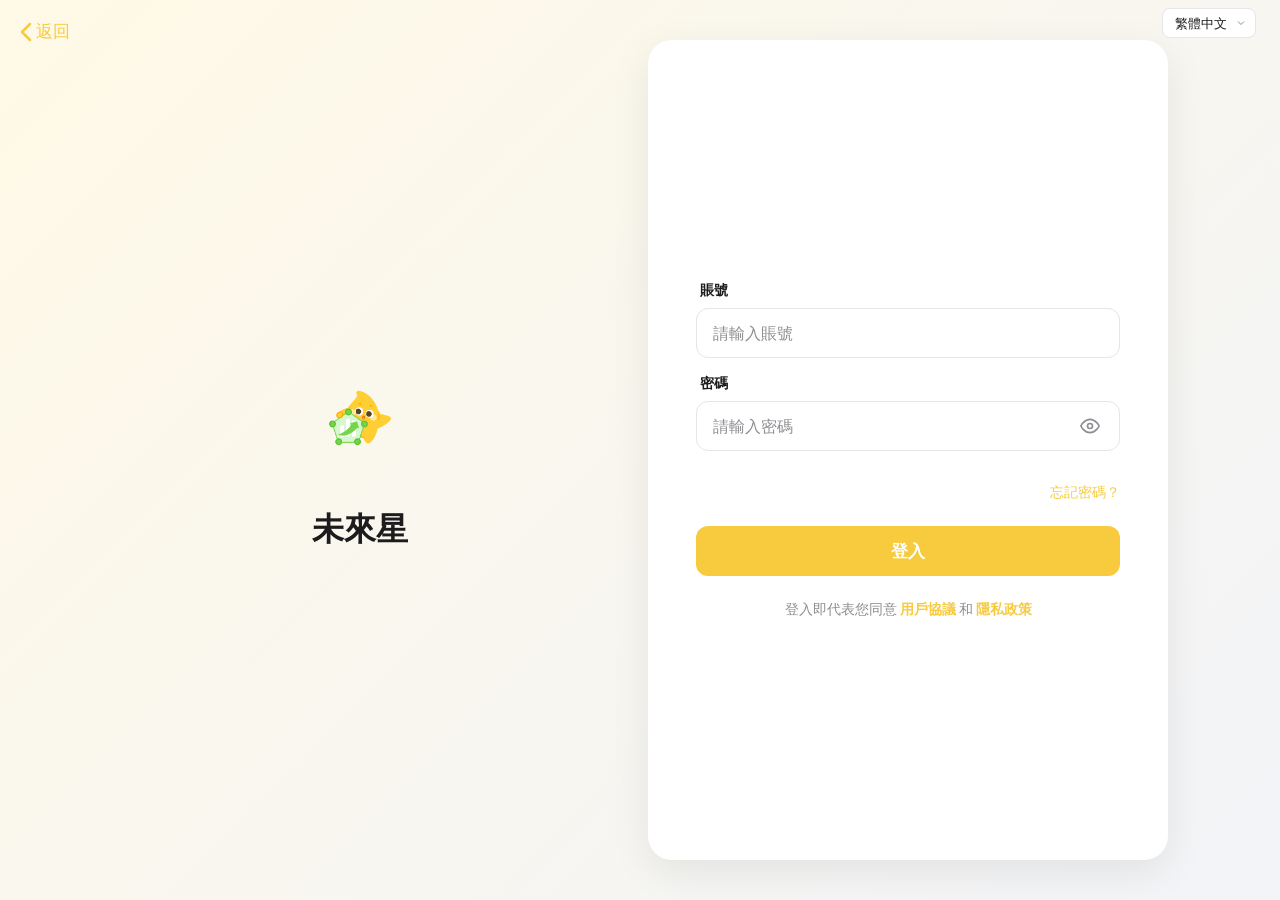
<file: ipad-student-login-online.html>
<!-- Generated by Trae Work -->
<!DOCTYPE html>
<html lang="zh-TW">
<head>
<meta charset="UTF-8">
<meta name="viewport" content="width=device-width, initial-scale=1.0, maximum-scale=1.0, user-scalable=no">
<title>未来星（线上） - 登入</title>
<style>
  @font-face {
    font-family: 'Outfit';
    src: url('./_shared/fonts/Outfit-Regular.ttf') format('truetype');
    font-weight: 400;
    font-display: swap;
  }
  @font-face {
    font-family: 'Outfit';
    src: url('./_shared/fonts/Outfit-Bold.ttf') format('truetype');
    font-weight: 700;
    font-display: swap;
  }

  :root {
    --bg: #F2F4F8;
    --surface: #FFFFFF;
    --ink: #1C1C1E;
    --muted: #8E8E93;
    --rule: #E5E5EA;
    --accent: #F8CB3E;
    --accent2: #34C759;
    --danger: #FF3B30;
    --warning: #FF9500;
  }

  * {
    margin: 0;
    padding: 0;
    box-sizing: border-box;
    -webkit-tap-highlight-color: transparent;
    font-family: 'Outfit', -apple-system, BlinkMacSystemFont, 'Segoe UI', Roboto, sans-serif;
  }

  html, body {
    height: 100%;
    background: var(--bg);
    color: var(--ink);
    overflow: hidden;
  }

  .app-container {
    width: 100%;
    max-width: 430px;
    height: 100vh;
    margin: 0 auto;
    background: var(--bg);
    position: relative;
    overflow: hidden;
  }

  .page {
    position: absolute;
    top: 0;
    left: 0;
    width: 100%;
    height: 100%;
    overflow-y: auto;
    overflow-x: hidden;
    -webkit-overflow-scrolling: touch;
    background: var(--bg);
    display: none;
    flex-direction: column;
    padding: 0 24px;
  }

  .page.active {
    display: flex;
  }

  /* iOS style page transition */
  .page.slide-in-right {
    animation: slideInRight 0.35s cubic-bezier(0.32, 0.72, 0, 1) forwards;
  }
  .page.slide-out-right {
    animation: slideOutRight 0.35s cubic-bezier(0.32, 0.72, 0, 1) forwards;
  }
  .page.slide-in-left {
    animation: slideInLeft 0.35s cubic-bezier(0.32, 0.72, 0, 1) forwards;
  }
  .page.slide-out-left {
    animation: slideOutLeft 0.35s cubic-bezier(0.32, 0.72, 0, 1) forwards;
  }

  @keyframes slideInRight {
    from { transform: translateX(100%); }
    to { transform: translateX(0); }
  }
  @keyframes slideOutRight {
    from { transform: translateX(0); }
    to { transform: translateX(100%); }
  }
  @keyframes slideInLeft {
    from { transform: translateX(-40%); opacity: 0.8; }
    to { transform: translateX(0); opacity: 1; }
  }
  @keyframes slideOutLeft {
    from { transform: translateX(0); opacity: 1; }
    to { transform: translateX(-40%); opacity: 0.8; }
  }

  /* Navigation Bar */
  .nav-bar {
    display: flex;
    align-items: center;
    justify-content: center;
    height: 44px;
    position: relative;
    flex-shrink: 0;
    margin-top: env(safe-area-inset-top, 0);
  }

  .nav-bar .back-btn {
    position: absolute;
    left: 0;
    top: 50%;
    transform: translateY(-50%);
    background: none;
    border: none;
    color: var(--accent);
    font-size: 17px;
    cursor: pointer;
    display: flex;
    align-items: center;
    gap: 2px;
    padding: 4px 0;
  }

  .nav-bar .nav-title {
    font-size: 17px;
    font-weight: 600;
    color: var(--ink);
  }

  /* Language Selector */
  .lang-selector {
    position: absolute;
    top: calc(env(safe-area-inset-top, 0) + 8px);
    right: 24px;
    z-index: 10;
  }

  .lang-selector select {
    appearance: none;
    -webkit-appearance: none;
    background: var(--surface);
    border: 1px solid var(--rule);
    border-radius: 8px;
    padding: 6px 28px 6px 12px;
    font-size: 13px;
    color: var(--ink);
    cursor: pointer;
    outline: none;
    background-image: url("data:image/svg+xml,%3Csvg xmlns='http://www.w3.org/2000/svg' width='12' height='12' viewBox='0 0 24 24' fill='none' stroke='%238E8E93' stroke-width='2'%3E%3Cpath d='M6 9l6 6 6-6'/%3E%3C/svg%3E");
    background-repeat: no-repeat;
    background-position: right 8px center;
  }

  /* Logo Section */
  .logo-section {
    display: flex;
    flex-direction: column;
    align-items: center;
    margin-top: 60px;
    margin-bottom: 40px;
  }

  .logo-icon {
    width: 80px;
    height: 80px;
    display: flex;
    align-items: center;
    justify-content: center;
    margin-bottom: 20px;
  }

  .logo-icon img {
    width: 80px;
    height: 80px;
    object-fit: contain;
  }

  .app-name {
    font-size: 24px;
    font-weight: 700;
    color: var(--ink);
  }

  /* Login Tabs */
  .login-tabs {
    display: flex;
    background: var(--surface);
    border-radius: 12px;
    padding: 4px;
    margin-bottom: 24px;
    border: 1px solid var(--rule);
  }

  .login-tab {
    flex: 1;
    height: 40px;
    border-radius: 10px;
    border: none;
    background: none;
    font-size: 15px;
    font-weight: 600;
    color: var(--muted);
    cursor: pointer;
    transition: all 0.2s;
  }

  .login-tab.active {
    background: var(--accent);
    color: white;
  }

  /* Form Styles */
  .form-container {
    flex: 1;
    display: flex;
    flex-direction: column;
  }

  .input-group {
    margin-bottom: 16px;
  }

  .input-label {
    display: block;
    font-size: 14px;
    font-weight: 600;
    color: var(--ink);
    margin-bottom: 8px;
    padding-left: 4px;
  }

  .input-field {
    width: 100%;
    height: 50px;
    background: var(--surface);
    border: 1px solid var(--rule);
    border-radius: 12px;
    padding: 0 16px;
    font-size: 16px;
    color: var(--ink);
    outline: none;
    transition: border-color 0.2s, box-shadow 0.2s;
  }

  .input-field:focus {
    border-color: var(--accent);
    box-shadow: 0 0 0 3px rgba(248, 203, 62, 0.15);
  }

  .input-field::placeholder {
    color: var(--muted);
  }

  .input-wrapper {
    position: relative;
  }

  .input-wrapper .input-field {
    padding-right: 50px;
  }

  .input-icon {
    position: absolute;
    right: 16px;
    top: 50%;
    transform: translateY(-50%);
    color: var(--muted);
    cursor: pointer;
  }

  .toggle-password {
    background: none;
    border: none;
    padding: 4px;
    cursor: pointer;
    color: var(--muted);
    display: flex;
    align-items: center;
    justify-content: center;
  }

  /* Button Styles */
  .btn {
    width: 100%;
    height: 50px;
    border-radius: 12px;
    border: none;
    font-size: 17px;
    font-weight: 600;
    cursor: pointer;
    transition: all 0.2s;
    display: flex;
    align-items: center;
    justify-content: center;
    gap: 8px;
  }

  .btn-primary {
    background: var(--accent);
    color: white;
  }

  .btn-primary:active {
    background: #0051D5;
    transform: scale(0.98);
  }

  .btn-primary:disabled {
    background: var(--rule);
    color: var(--muted);
    cursor: not-allowed;
  }

  .btn-secondary {
    background: var(--surface);
    color: var(--accent);
    border: 1px solid var(--rule);
  }

  .btn-secondary:active {
    background: var(--bg);
  }

  .btn-text {
    background: none;
    color: var(--accent);
    font-size: 15px;
    height: auto;
    padding: 8px 0;
  }

  .btn-danger {
    background: var(--danger);
    color: white;
  }

  .btn-danger:active {
    background: #D70015;
  }

  /* Link Styles */
  .link-row {
    display: flex;
    justify-content: space-between;
    align-items: center;
    margin-top: 16px;
    margin-bottom: 24px;
  }

  .link-row-single {
    display: flex;
    justify-content: flex-end;
    align-items: center;
    margin-top: 16px;
    margin-bottom: 24px;
  }

  .link-text {
    color: var(--accent);
    font-size: 14px;
    text-decoration: none;
    cursor: pointer;
    background: none;
    border: none;
    padding: 0;
  }

  .link-text:active {
    opacity: 0.6;
  }

  /* Bottom Section */
  .bottom-section {
    margin-top: auto;
    padding-bottom: calc(24px + env(safe-area-inset-bottom, 0));
    text-align: center;
  }

  .bottom-text {
    font-size: 14px;
    color: var(--muted);
  }

  .bottom-text .link-text {
    font-weight: 600;
  }

  /* Agreement Checkbox */
  .agreement-row {
    display: flex;
    align-items: flex-start;
    gap: 8px;
    margin-bottom: 20px;
    margin-top: 8px;
  }

  .agreement-row input[type="checkbox"] {
    width: 18px;
    height: 18px;
    margin-top: 2px;
    accent-color: var(--accent);
    cursor: pointer;
  }

  .agreement-text {
    font-size: 13px;
    color: var(--muted);
    line-height: 1.5;
  }

  .agreement-text a {
    color: var(--accent);
    text-decoration: none;
  }

  /* Verification Code Input */
  .code-input-row {
    display: flex;
    gap: 12px;
    margin-bottom: 16px;
  }

  .code-input-row .input-field {
    flex: 1;
  }

  .btn-code {
    width: 120px;
    height: 50px;
    border-radius: 12px;
    background: var(--surface);
    color: var(--accent);
    border: 1px solid var(--accent);
    font-size: 14px;
    font-weight: 600;
    cursor: pointer;
    white-space: nowrap;
    transition: all 0.2s;
  }

  .btn-code:disabled {
    border-color: var(--rule);
    color: var(--muted);
    cursor: not-allowed;
  }

  .btn-code:active:not(:disabled) {
    background: rgba(248, 203, 62, 0.05);
  }

  /* Steps Indicator */
  .steps-indicator {
    display: flex;
    justify-content: center;
    gap: 8px;
    margin: 24px 0;
  }

  .step-dot {
    width: 8px;
    height: 8px;
    border-radius: 50%;
    background: var(--rule);
    transition: all 0.3s;
  }

  .step-dot.active {
    background: var(--accent);
    width: 24px;
    border-radius: 4px;
  }

  /* Success State */
  .success-icon {
    width: 80px;
    height: 80px;
    background: var(--accent2);
    border-radius: 50%;
    display: flex;
    align-items: center;
    justify-content: center;
    margin: 40px auto 24px;
  }

  .success-icon svg {
    width: 40px;
    height: 40px;
    fill: white;
  }

  .success-title {
    font-size: 22px;
    font-weight: 700;
    text-align: center;
    margin-bottom: 8px;
  }

  .success-desc {
    font-size: 15px;
    color: var(--muted);
    text-align: center;
    margin-bottom: 32px;
    line-height: 1.5;
  }

  /* Trial / Guest Mode State */
  .trial-icon {
    width: 80px;
    height: 80px;
    background: rgba(248, 203, 62, 0.12);
    border-radius: 50%;
    display: flex;
    align-items: center;
    justify-content: center;
    margin: 40px auto 24px;
  }

  .trial-icon svg {
    width: 40px;
    height: 40px;
    stroke: var(--accent);
    stroke-width: 2;
    fill: none;
  }

  .trial-desc {
    font-size: 15px;
    color: var(--muted);
    text-align: center;
    margin-bottom: 32px;
    line-height: 1.6;
    padding: 0 12px;
  }

  /* Toast */
  .toast {
    position: fixed;
    top: 50%;
    left: 50%;
    transform: translate(-50%, -50%) scale(0.9);
    background: rgba(0, 0, 0, 0.8);
    color: white;
    padding: 12px 24px;
    border-radius: 8px;
    font-size: 14px;
    z-index: 1000;
    opacity: 0;
    pointer-events: none;
    transition: all 0.3s;
    white-space: nowrap;
  }

  .toast.show {
    opacity: 1;
    transform: translate(-50%, -50%) scale(1);
  }

  /* Modal */
  .modal-overlay {
    position: fixed;
    top: 0;
    left: 0;
    width: 100%;
    height: 100%;
    background: rgba(0, 0, 0, 0.5);
    display: none;
    align-items: center;
    justify-content: center;
    z-index: 1000;
    padding: 24px;
  }

  .modal-overlay.show {
    display: flex;
  }

  .modal {
    background: var(--surface);
    border-radius: 20px;
    width: 100%;
    max-width: 320px;
    padding: 24px;
    position: relative;
    animation: modalIn 0.25s ease-out;
  }

  @keyframes modalIn {
    from { opacity: 0; transform: scale(0.92); }
    to { opacity: 1; transform: scale(1); }
  }

  .modal-close {
    position: absolute;
    top: 16px;
    right: 16px;
    background: none;
    border: none;
    cursor: pointer;
    color: var(--muted);
    padding: 4px;
    display: flex;
    align-items: center;
    justify-content: center;
  }

  .modal-close svg {
    width: 20px;
    height: 20px;
  }

  .modal-icon {
    width: 56px;
    height: 56px;
    background: rgba(248, 203, 62, 0.12);
    border-radius: 50%;
    display: flex;
    align-items: center;
    justify-content: center;
    margin: 8px auto 16px;
  }

  .modal-icon svg {
    width: 28px;
    height: 28px;
    stroke: var(--accent);
    stroke-width: 2;
    fill: none;
  }

  .modal-title {
    font-size: 18px;
    font-weight: 700;
    text-align: center;
    margin-bottom: 8px;
    color: var(--ink);
  }

  .modal-text {
    font-size: 14px;
    color: var(--muted);
    text-align: center;
    line-height: 1.6;
    margin-bottom: 24px;
  }

  /* Role Selection */
  .role-grid {
    display: grid;
    grid-template-columns: 1fr 1fr;
    gap: 12px;
    margin-bottom: 24px;
  }

  .role-card {
    background: var(--surface);
    border: 2px solid var(--rule);
    border-radius: 16px;
    padding: 24px 16px;
    text-align: center;
    cursor: pointer;
    transition: all 0.2s;
  }

  .role-card.selected {
    border-color: var(--accent);
    background: rgba(248, 203, 62, 0.05);
  }

  .role-card:active {
    transform: scale(0.98);
  }

  .role-icon {
    width: 48px;
    height: 48px;
    background: var(--bg);
    border-radius: 14px;
    display: flex;
    align-items: center;
    justify-content: center;
    margin: 0 auto 12px;
  }

  .role-icon svg {
    width: 24px;
    height: 24px;
    fill: var(--accent);
  }

  .role-name {
    font-size: 15px;
    font-weight: 600;
    color: var(--ink);
    margin-bottom: 4px;
  }

  .role-desc {
    font-size: 12px;
    color: var(--muted);
  }

  /* Progress Bar */
  .progress-bar {
    width: 100%;
    height: 4px;
    background: var(--rule);
    border-radius: 2px;
    margin-bottom: 24px;
    overflow: hidden;
  }

  .progress-fill {
    height: 100%;
    background: var(--accent);
    border-radius: 2px;
    transition: width 0.3s ease;
  }

  /* School Search */
  .school-list {
    background: var(--surface);
    border-radius: 12px;
    border: 1px solid var(--rule);
    overflow: hidden;
    margin-bottom: 16px;
  }

  .school-item {
    padding: 14px 16px;
    border-bottom: 1px solid var(--rule);
    cursor: pointer;
    display: flex;
    align-items: center;
    justify-content: space-between;
    transition: background 0.2s;
  }

  .school-item:last-child {
    border-bottom: none;
  }

  .school-item:active,
  .school-item.selected {
    background: rgba(248, 203, 62, 0.05);
  }

  .school-item.selected .check-icon {
    display: block;
  }

  .school-name {
    font-size: 15px;
    color: var(--ink);
  }

  .check-icon {
    display: none;
    color: var(--accent);
  }

  /* Shake animation for error */
  @keyframes shake {
    0%, 100% { transform: translateX(0); }
    20% { transform: translateX(-8px); }
    40% { transform: translateX(8px); }
    60% { transform: translateX(-4px); }
    80% { transform: translateX(4px); }
  }

  .shake {
    animation: shake 0.4s ease-in-out;
  }

  /* Loading spinner */
  @keyframes spin {
    to { transform: rotate(360deg); }
  }

  .spinner {
    width: 20px;
    height: 20px;
    border: 2px solid rgba(255,255,255,0.3);
    border-top-color: white;
    border-radius: 50%;
    animation: spin 0.8s linear infinite;
  }

  .btn-primary .spinner {
    border-color: rgba(255,255,255,0.3);
    border-top-color: white;
  }

  /* Hide scrollbar but keep functionality */
  .page::-webkit-scrollbar {
    display: none;
  }
  .page {
    -ms-overflow-style: none;
    scrollbar-width: none;
  }

  /* Subtitle */
  .page-subtitle {
    font-size: 15px;
    color: var(--muted);
    text-align: center;
    margin-bottom: 24px;
    line-height: 1.5;
  }

  /* Section title */
  .section-title {
    font-size: 20px;
    font-weight: 700;
    text-align: center;
    margin-bottom: 8px;
    margin-top: 16px;
  }

  /* Helper text */
  .helper-text {
    font-size: 13px;
    color: var(--muted);
    margin-top: 8px;
    margin-bottom: 16px;
    line-height: 1.5;
  }

  /* Form section spacing */
  .form-section {
    margin-bottom: 20px;
  }

  .hidden {
    display: none !important;
  }

  /* Back to Index Button */
  .back-to-index {
    position: absolute;
    top: calc(env(safe-area-inset-top, 0) + 12px);
    left: 16px;
    z-index: 20;
    background: none;
    border: none;
    color: var(--accent);
    font-size: 17px;
    cursor: pointer;
    display: flex;
    align-items: center;
    gap: 4px;
    padding: 8px 4px;
    text-decoration: none;
  }
  .back-to-index svg {
    width: 12px;
    height: 20px;
  }

  /* iPad Landscape Layout */
  @media (orientation: landscape) and (min-width: 768px) {
    .app-container {
      max-width: none;
      background: linear-gradient(135deg, #FFF9E6 0%, #F2F4F8 100%);
    }

    #page-login {
      flex-direction: row;
      align-items: stretch;
      justify-content: center;
      padding: 0;
      background: linear-gradient(135deg, #FFF9E6 0%, #F2F4F8 100%);
    }

    .login-brand-panel {
      width: 45%;
      display: flex;
      align-items: center;
      justify-content: center;
      padding: 40px;
    }

    .login-brand-panel .logo-section {
      margin: 0;
    }

    .login-brand-panel .logo-icon {
      width: 140px;
      height: 140px;
    }

    .login-brand-panel .app-name {
      font-size: 32px;
    }

    .login-card {
      width: 55%;
      max-width: 520px;
      display: flex;
      flex-direction: column;
      justify-content: center;
      padding: 48px;
      margin: 40px 40px 40px 0;
      background: var(--surface);
      border-radius: 24px;
      box-shadow: 0 12px 40px rgba(0, 0, 0, 0.08);
    }

    .login-card .login-tabs {
      margin-bottom: 32px;
    }

    .login-card .form-container {
      flex: 0 0 auto;
    }

    .login-card .bottom-section {
      margin-top: 24px;
      padding-bottom: 0;
    }

    .login-card .input-field {
      font-size: 16px;
      padding: 14px 16px;
    }

    .login-card .btn-primary {
      padding: 16px;
      font-size: 17px;
    }

    /* Forgot / Register pages as centered cards */
    .page:not(#page-login) {
      width: 640px;
      left: calc(50% - 320px);
      top: 40px;
      bottom: 40px;
      height: auto;
      background: var(--surface);
      border-radius: 24px;
      box-shadow: 0 12px 40px rgba(0, 0, 0, 0.08);
      padding: 0 48px;
      align-items: stretch;
      justify-content: flex-start;
    }

    .page:not(#page-login) .nav-bar {
      margin-top: 16px;
    }

    .page:not(#page-login) .form-container {
      flex: 1;
      overflow-y: auto;
    }

    .page:not(#page-login) .section-title {
      font-size: 26px;
    }

    .page:not(#page-login) .input-field {
      font-size: 16px;
      padding: 14px 16px;
    }

    .page:not(#page-login) .btn-primary,
    .page:not(#page-login) .btn-code {
      padding: 16px;
      font-size: 17px;
    }

    .page:not(#page-login) .success-icon {
      width: 100px;
      height: 100px;
    }

    .page:not(#page-login) .success-title {
      font-size: 30px;
    }
  }
</style>
<link rel="stylesheet" href="./frame-mode.css">
</head>
<body>

<div class="app-container">

  <!-- Back to Index -->
  <a href="./index.html" class="back-to-index">
    <svg viewBox="0 0 12 20" fill="none" stroke="currentColor" stroke-width="2.5" stroke-linecap="round" stroke-linejoin="round"><path d="M10 2L2 10l8 8"/></svg>
    <span>返回</span>
  </a>

  <!-- Language Selector -->
  <div class="lang-selector">
    <select id="lang-select" onchange="switchLanguage(this.value)">
      <option value="zh-TW">繁體中文</option>
      <option value="zh-CN">简体中文</option>
      <option value="en">English</option>
    </select>
  </div>

  <!-- ==================== 登录页面 ==================== -->
  <div class="page active" id="page-login">
    <div class="login-brand-panel">
      <div class="logo-section">
        <div class="logo-icon">
          <img src="./assets/xingweilai-logo.png" alt="星未来 Logo">
      </div>
        <div class="app-name" data-i18n="appName">星未来</div>
      </div>
    </div>

    <div class="login-card">
      <div class="form-container">
        <!-- 账号密码登录 -->
        <div id="login-password-form">
          <div class="input-group">
            <label class="input-label" data-i18n="labelEmail">賬號</label>
            <input type="text" class="input-field" id="login-email" data-i18n-placeholder="placeholderEmail">
          </div>

          <div class="input-group">
            <label class="input-label" data-i18n="labelPassword">密碼</label>
            <div class="input-wrapper">
              <input type="password" class="input-field" id="login-password" data-i18n-placeholder="placeholderPassword">
              <span class="input-icon">
                <button class="toggle-password" onclick="togglePassword('login-password', this)">
                  <svg width="20" height="20" viewBox="0 0 24 24" fill="none" stroke="currentColor" stroke-width="2"><path d="M1 12s4-8 11-8 11 8 11 8-4 8-11 8-11-8-11-8z"/><circle cx="12" cy="12" r="3"/></svg>
                </button>
              </span>
            </div>
          </div>
        </div>

        <div class="link-row-single" id="login-link-row">
          <button class="link-text" id="link-forgot" onclick="showForgotModal()" data-i18n="linkForgot">忘記密碼？</button>
        </div>

        <button class="btn btn-primary" id="login-btn" onclick="handleLogin()" data-i18n="btnLogin">登入</button>
      </div>

      <div class="bottom-section">
        <p class="bottom-text"><span data-i18n="textAgreement">登入即代表您同意</span> <a href="#" class="link-text" data-i18n="linkTerms">用戶協議</a> <span data-i18n="textAnd">和</span> <a href="#" class="link-text" data-i18n="linkPrivacy">隱私政策</a></p>
      </div>
    </div>
  </div>

  <!-- ==================== 注册 - 填写信息 ==================== -->
  <div class="page" id="page-register-info">
    <div class="nav-bar">
      <button class="back-btn" onclick="goBack()">
        <svg width="20" height="20" viewBox="0 0 24 24" fill="none" stroke="currentColor" stroke-width="2.5"><path d="M15 18l-6-6 6-6"/></svg>
        <span data-i18n="btnBack">返回</span>
      </button>
      <span class="nav-title" data-i18n="titleFillInfo">填寫信息</span>
    </div>

    <div class="progress-bar">
      <div class="progress-fill" style="width: 33%"></div>
    </div>

    <h2 class="section-title" data-i18n="titleCompleteInfo">完善個人信息</h2>
    <p class="page-subtitle" data-i18n="subtitleFillInfo">請填寫您的基本信息</p>

    <div class="form-container">
      <div class="input-group">
        <label class="input-label" data-i18n="labelRealName">真實姓名</label>
        <input type="text" class="input-field" id="reg-name" data-i18n-placeholder="placeholderRealName">
      </div>

      <div class="input-group">
        <label class="input-label" data-i18n="labelEmail">電子郵件</label>
        <input type="email" class="input-field" id="reg-email" data-i18n-placeholder="placeholderEmail">
      </div>

      <div class="input-group">
        <label class="input-label" data-i18n="labelCode">驗證碼</label>
        <div class="code-input-row">
          <input type="tel" class="input-field" id="reg-code" maxlength="6" data-i18n-placeholder="placeholderCode">
          <button class="btn-code" id="send-code-btn" onclick="sendCode()" data-i18n="btnGetCode">獲取驗證碼</button>
        </div>
      </div>

      <div class="input-group">
        <label class="input-label" data-i18n="labelSetPassword">設置密碼</label>
        <div class="input-wrapper">
          <input type="password" class="input-field" id="reg-password" data-i18n-placeholder="placeholderSetPassword">
          <span class="input-icon">
            <button class="toggle-password" onclick="togglePassword('reg-password', this)">
              <svg width="20" height="20" viewBox="0 0 24 24" fill="none" stroke="currentColor" stroke-width="2"><path d="M1 12s4-8 11-8 11 8 11 8-4 8-11 8-11-8-11-8z"/><circle cx="12" cy="12" r="3"/></svg>
            </button>
          </span>
        </div>
      </div>

      <div class="input-group">
        <label class="input-label" data-i18n="labelConfirmPassword">確認密碼</label>
        <div class="input-wrapper">
          <input type="password" class="input-field" id="reg-password-confirm" data-i18n-placeholder="placeholderConfirmPassword">
          <span class="input-icon">
            <button class="toggle-password" onclick="togglePassword('reg-password-confirm', this)">
              <svg width="20" height="20" viewBox="0 0 24 24" fill="none" stroke="currentColor" stroke-width="2"><path d="M1 12s4-8 11-8 11 8 11 8-4 8-11 8-11-8-11-8z"/><circle cx="12" cy="12" r="3"/></svg>
            </button>
          </span>
        </div>
      </div>

      <div class="agreement-row">
        <input type="checkbox" id="agreement" onchange="toggleRegisterBtn()">
        <label for="agreement" class="agreement-text"><span data-i18n="textAgree">我已閱讀並同意</span> <a href="#" data-i18n="linkTerms">用戶協議</a> <span data-i18n="textAnd">和</span> <a href="#" data-i18n="linkPrivacy">隱私政策</a></label>
      </div>

      <button class="btn btn-primary" id="register-btn" onclick="handleRegister()" disabled data-i18n="btnRegister">註冊</button>
    </div>
  </div>

  <!-- ==================== 注册 - 选择学校 ==================== -->
  <div class="page" id="page-register-school">
    <div class="nav-bar">
      <button class="back-btn" onclick="goBack()">
        <svg width="20" height="20" viewBox="0 0 24 24" fill="none" stroke="currentColor" stroke-width="2.5"><path d="M15 18l-6-6 6-6"/></svg>
        <span data-i18n="btnBack">返回</span>
      </button>
      <span class="nav-title" data-i18n="titleSelectSchool">選擇學校</span>
    </div>

    <div class="progress-bar">
      <div class="progress-fill" style="width: 66%"></div>
    </div>

    <h2 class="section-title" data-i18n="titleYourSchool">選擇您的學校</h2>
    <p class="page-subtitle" data-i18n="subtitleSelectSchool">選擇您所在的學校以完成註冊</p>

    <div class="input-group">
      <input type="text" class="input-field" id="school-search" oninput="filterSchools()" data-i18n-placeholder="placeholderSearchSchool">
    </div>

    <div class="school-list" id="school-list">
      <div class="school-item" onclick="selectSchool(this)">
        <span class="school-name">北京市第一實驗小學</span>
        <span class="check-icon"><svg width="18" height="18" viewBox="0 0 24 24" fill="none" stroke="currentColor" stroke-width="3"><path d="M20 6L9 17l-5-5"/></svg></span>
      </div>
      <div class="school-item" onclick="selectSchool(this)">
        <span class="school-name">北京市第二中學</span>
        <span class="check-icon"><svg width="18" height="18" viewBox="0 0 24 24" fill="none" stroke="currentColor" stroke-width="3"><path d="M20 6L9 17l-5-5"/></svg></span>
      </div>
      <div class="school-item" onclick="selectSchool(this)">
        <span class="school-name">北京市第四中學</span>
        <span class="check-icon"><svg width="18" height="18" viewBox="0 0 24 24" fill="none" stroke="currentColor" stroke-width="3"><path d="M20 6L9 17l-5-5"/></svg></span>
      </div>
      <div class="school-item" onclick="selectSchool(this)">
        <span class="school-name">北京師範大學附屬中學</span>
        <span class="check-icon"><svg width="18" height="18" viewBox="0 0 24 24" fill="none" stroke="currentColor" stroke-width="3"><path d="M20 6L9 17l-5-5"/></svg></span>
      </div>
      <div class="school-item" onclick="selectSchool(this)">
        <span class="school-name">北京市第八十中學</span>
        <span class="check-icon"><svg width="18" height="18" viewBox="0 0 24 24" fill="none" stroke="currentColor" stroke-width="3"><path d="M20 6L9 17l-5-5"/></svg></span>
      </div>
      <div class="school-item" onclick="selectSchool(this)">
        <span class="school-name">北京市十一學校</span>
        <span class="check-icon"><svg width="18" height="18" viewBox="0 0 24 24" fill="none" stroke="currentColor" stroke-width="3"><path d="M20 6L9 17l-5-5"/></svg></span>
      </div>
    </div>

    <button class="btn btn-primary" id="school-next-btn" onclick="goToPage('page-register-success')" disabled data-i18n="btnNext">下一步</button>
  </div>

  <!-- ==================== 注册成功 ==================== -->
  <div class="page" id="page-register-success">
    <div class="nav-bar">
      <span class="nav-title" data-i18n="titleRegisterSuccess">註冊成功</span>
    </div>

    <div class="success-icon">
      <svg viewBox="0 0 24 24"><path d="M9 16.17L4.83 12l-1.42 1.41L9 19 21 7l-1.41-1.41z"/></svg>
    </div>

    <h2 class="success-title" data-i18n="textRegisterSuccess">註冊成功！</h2>
    <p class="success-desc" data-i18n="descRegisterSuccess">歡迎加入APP名稱<br>您的帳號已創建成功</p>

    <button class="btn btn-primary" onclick="goToPage('page-register-trial')" data-i18n="btnNext">下一步</button>
  </div>

  <!-- ==================== 注册成功 - 未绑定学校 ==================== -->
  <div class="page" id="page-register-trial">
    <div class="nav-bar">
      <span class="nav-title" data-i18n="titleRegisterSuccess">註冊成功</span>
    </div>

    <div class="trial-icon">
      <svg viewBox="0 0 24 24"><path d="M12 2L2 7l10 5 10-5-10-5zM2 17l10 5 10-5M2 12l10 5 10-5"/></svg>
    </div>

    <h2 class="success-title" data-i18n="textRegisterTrialTitle">恭喜，註冊成功！</h2>
    <p class="trial-desc" data-i18n="descRegisterTrial">您的郵箱暫未綁定任何學校，當前僅可遊客模式體驗產品基礎功能。若需使用班級管理相關權限，請聯繫班主任老師，將您的郵箱配置為具體學生身份。</p>

    <button class="btn btn-primary" onclick="goToPage('page-login')" data-i18n="btnTryNow">立即體驗產品功能</button>
  </div>

  <!-- ==================== 忘记密码 - 验证邮箱 ==================== -->
  <div class="page" id="page-forgot">
    <div class="nav-bar">
      <button class="back-btn" onclick="goBack()">
        <svg width="20" height="20" viewBox="0 0 24 24" fill="none" stroke="currentColor" stroke-width="2.5"><path d="M15 18l-6-6 6-6"/></svg>
        <span data-i18n="btnBack">返回</span>
      </button>
      <span class="nav-title" data-i18n="titleForgotPassword">忘記密碼</span>
    </div>

    <div class="steps-indicator">
      <div class="step-dot active"></div>
      <div class="step-dot"></div>
      <div class="step-dot"></div>
    </div>

    <h2 class="section-title" data-i18n="titleVerifyEmail">驗證電子郵件</h2>
    <p class="page-subtitle" data-i18n="subtitleVerifyEmail">請輸入您註冊時使用的電子郵件地址</p>

    <div class="form-container">
      <div class="input-group">
        <label class="input-label" data-i18n="labelEmail">電子郵件</label>
        <input type="email" class="input-field" id="forgot-email" data-i18n-placeholder="placeholderEmail">
      </div>

      <div class="input-group">
        <label class="input-label" data-i18n="labelCode">驗證碼</label>
        <div class="code-input-row">
          <input type="tel" class="input-field" id="forgot-code" maxlength="6" data-i18n-placeholder="placeholderCode">
          <button class="btn-code" id="forgot-send-btn" onclick="sendForgotCode()" data-i18n="btnGetCode">獲取驗證碼</button>
        </div>
      </div>

      <button class="btn btn-primary" onclick="goToPage('page-reset-password')" data-i18n="btnNext">下一步</button>
    </div>
  </div>

  <!-- ==================== 忘记密码 - 重置密码 ==================== -->
  <div class="page" id="page-reset-password">
    <div class="nav-bar">
      <button class="back-btn" onclick="goBack()">
        <svg width="20" height="20" viewBox="0 0 24 24" fill="none" stroke="currentColor" stroke-width="2.5"><path d="M15 18l-6-6 6-6"/></svg>
        <span data-i18n="btnBack">返回</span>
      </button>
      <span class="nav-title" data-i18n="titleResetPassword">重置密碼</span>
    </div>

    <div class="steps-indicator">
      <div class="step-dot"></div>
      <div class="step-dot active"></div>
      <div class="step-dot"></div>
    </div>

    <h2 class="section-title" data-i18n="titleSetNewPassword">設置新密碼</h2>
    <p class="page-subtitle" data-i18n="subtitleSetPassword">請設置您的新密碼</p>

    <div class="form-container">
      <div class="input-group">
        <label class="input-label" data-i18n="labelNewPassword">新密碼</label>
        <div class="input-wrapper">
          <input type="password" class="input-field" id="new-password" data-i18n-placeholder="placeholderNewPassword">
          <span class="input-icon">
            <button class="toggle-password" onclick="togglePassword('new-password', this)">
              <svg width="20" height="20" viewBox="0 0 24 24" fill="none" stroke="currentColor" stroke-width="2"><path d="M1 12s4-8 11-8 11 8 11 8-4 8-11 8-11-8-11-8z"/><circle cx="12" cy="12" r="3"/></svg>
            </button>
          </span>
        </div>
      </div>

      <div class="input-group">
        <label class="input-label" data-i18n="labelConfirmNewPassword">確認新密碼</label>
        <div class="input-wrapper">
          <input type="password" class="input-field" id="new-password-confirm" data-i18n-placeholder="placeholderConfirmNewPassword">
          <span class="input-icon">
            <button class="toggle-password" onclick="togglePassword('new-password-confirm', this)">
              <svg width="20" height="20" viewBox="0 0 24 24" fill="none" stroke="currentColor" stroke-width="2"><path d="M1 12s4-8 11-8 11 8 11 8-4 8-11 8-11-8-11-8z"/><circle cx="12" cy="12" r="3"/></svg>
            </button>
          </span>
        </div>
      </div>

      <p class="helper-text" data-i18n="helperPassword">密碼需包含字母和數字，長度6-20位</p>

      <button class="btn btn-primary" onclick="handleResetPassword()" data-i18n="btnConfirmReset">確認重置</button>
    </div>
  </div>

  <!-- ==================== 忘记密码 - 重置成功 ==================== -->
  <div class="page" id="page-reset-success">
    <div class="nav-bar">
      <span class="nav-title" data-i18n="titleResetSuccess">重置成功</span>
    </div>

    <div class="success-icon">
      <svg viewBox="0 0 24 24"><path d="M9 16.17L4.83 12l-1.42 1.41L9 19 21 7l-1.41-1.41z"/></svg>
    </div>

    <h2 class="success-title" data-i18n="textResetSuccess">密碼重置成功！</h2>
    <p class="success-desc" data-i18n="descResetSuccess">您的密碼已成功重置<br>請使用新密碼登入</p>

    <button class="btn btn-primary" onclick="goToPage('page-login')" data-i18n="btnBackToLogin">返回登入</button>
  </div>

</div>

<!-- Forgot Password Modal -->
<div class="modal-overlay" id="forgot-modal">
  <div class="modal">
    <button class="modal-close" onclick="closeForgotModal()">
      <svg viewBox="0 0 24 24" fill="none" stroke="currentColor" stroke-width="2.5"><path d="M18 6L6 18M6 6l12 12"/></svg>
    </button>
    <div class="modal-icon">
      <svg viewBox="0 0 24 24" fill="none" stroke="currentColor" stroke-width="2"><circle cx="12" cy="12" r="10"/><path d="M12 16v-4"/><path d="M12 8h.01"/></svg>
    </div>
    <div class="modal-title" data-i18n="titleForgotHint">提示</div>
    <div class="modal-text" data-i18n="textForgotHint">請聯繫班主任或任課老師重置密碼</div>
    <button class="btn btn-primary" onclick="closeForgotModal()" data-i18n="btnIKnow">我知道了</button>
  </div>
</div>

<!-- Toast -->
<div class="toast" id="toast"></div>

<script>
// ==================== 多语言支持 ====================
const i18n = {
  'zh-TW': {
    appName: '未來星',
    labelEmail: '賬號',
    labelPassword: '密碼',
    labelCode: '驗證碼',
    labelRealName: '真實姓名',
    labelSetPassword: '設置密碼',
    labelConfirmPassword: '確認密碼',
    labelNewPassword: '新密碼',
    labelConfirmNewPassword: '確認新密碼',
    placeholderEmail: '請輸入賬號',
    placeholderPassword: '請輸入密碼',
    placeholderCode: '請輸入驗證碼',
    placeholderRealName: '請輸入真實姓名',
    placeholderSetPassword: '請設置6-20位密碼',
    placeholderConfirmPassword: '請再次輸入密碼',
    placeholderNewPassword: '請設置6-20位新密碼',
    placeholderConfirmNewPassword: '請再次輸入新密碼',
    placeholderSearchSchool: '搜索學校名稱',
    btnGetCode: '獲取驗證碼',
    btnLogin: '登入',
    btnRegister: '註冊',
    btnNext: '下一步',
    btnBack: '返回',
    btnLoginNow: '立即登入',
    btnConfirmReset: '確認重置',
    btnBackToLogin: '返回登入',
    linkForgot: '忘記密碼？',
    linkRegister: '註冊帳號',
    titleForgotHint: '提示',
    textForgotHint: '請聯繫班主任或任課老師重置密碼',
    btnIKnow: '我知道了',
    linkTerms: '用戶協議',
    linkPrivacy: '隱私政策',
    textAgreement: '登入即代表您同意',
    textAnd: '和',
    textAgree: '我已閱讀並同意',
    titleSelectRole: '選擇身份',
    titleWhoAreYou: '您是什麼身份？',
    subtitleSelectRole: '選擇您的身份以完成註冊',
    titleFillInfo: '填寫信息',
    titleCompleteInfo: '完善個人信息',
    subtitleFillInfo: '請填寫您的基本信息',
    titleSelectSchool: '選擇學校',
    titleYourSchool: '選擇您的學校',
    subtitleSelectSchool: '選擇您所在的學校以完成註冊',
    titleRegisterSuccess: '註冊成功',
    textRegisterSuccess: '註冊成功！',
    textRegisterTrialTitle: '恭喜，註冊成功！',
    descRegisterSuccess: '歡迎加入星未来<br>您的帳號已創建成功',
    descRegisterTrial: '您的郵箱暫未綁定任何學校，當前僅可遊客模式體驗產品基礎功能。若需使用班級管理相關權限，請聯繫班主任老師，將您的郵箱配置為具體學生身份。',
    btnTryNow: '立即體驗產品功能',
    titleForgotPassword: '忘記密碼',
    titleVerifyEmail: '驗證電子郵件',
    subtitleVerifyEmail: '請輸入您註冊時使用的電子郵件地址',
    titleResetPassword: '重置密碼',
    titleSetNewPassword: '設置新密碼',
    subtitleSetPassword: '請設置您的新密碼',
    titleResetSuccess: '重置成功',
    textResetSuccess: '密碼重置成功！',
    descResetSuccess: '您的密碼已成功重置<br>請使用新密碼登入',
    helperPassword: '密碼需包含字母和數字，長度6-20位',
    roleTeacher: '教師',
    roleTeacherDesc: '授課教學',
    roleStudent: '學生',
    roleStudentDesc: '在線學習',
    roleParent: '家長',
    roleParentDesc: '關注成長',
    roleAdmin: '教務',
    roleAdminDesc: '管理教務',
    toastEnterEmail: '請輸入賬號',
    toastEmailInvalid: '賬號格式不正確',
    toastEnterPassword: '請輸入密碼',
    toastEnterCode: '請輸入驗證碼',
    toastEnterName: '請輸入真實姓名',
    toastSetPassword: '請設置密碼',
    toastPasswordShort: '密碼長度不能少於6位',
    toastPasswordMismatch: '兩次密碼輸入不一致',
    toastCodeSent: '驗證碼已發送至郵箱',
    toastLoginSuccess: '登入成功',
    toastEnterEmailFirst: '請先輸入賬號'
  },
  'zh-CN': {
    appName: '未来星',
    labelEmail: '账号',
    labelPassword: '密码',
    labelCode: '验证码',
    labelRealName: '真实姓名',
    labelSetPassword: '设置密码',
    labelConfirmPassword: '确认密码',
    labelNewPassword: '新密码',
    labelConfirmNewPassword: '确认新密码',
    placeholderEmail: '请输入账号',
    placeholderPassword: '请输入密码',
    placeholderCode: '请输入验证码',
    placeholderRealName: '请输入真实姓名',
    placeholderSetPassword: '请设置6-20位密码',
    placeholderConfirmPassword: '请再次输入密码',
    placeholderNewPassword: '请设置6-20位新密码',
    placeholderConfirmNewPassword: '请再次输入新密码',
    placeholderSearchSchool: '搜索学校名称',
    btnGetCode: '获取验证码',
    btnLogin: '登录',
    btnRegister: '注册',
    btnNext: '下一步',
    btnBack: '返回',
    btnLoginNow: '立即登录',
    btnConfirmReset: '确认重置',
    btnBackToLogin: '返回登录',
    linkForgot: '忘记密码？',
    linkRegister: '注册账号',
    titleForgotHint: '提示',
    textForgotHint: '请联系班主任或任课老师重置密码',
    btnIKnow: '我知道了',
    linkTerms: '用户协议',
    linkPrivacy: '隐私政策',
    textAgreement: '登录即代表您同意',
    textAnd: '和',
    textAgree: '我已阅读并同意',
    titleSelectRole: '选择身份',
    titleWhoAreYou: '您是什么身份？',
    subtitleSelectRole: '选择您的身份以完成注册',
    titleFillInfo: '填写信息',
    titleCompleteInfo: '完善个人信息',
    subtitleFillInfo: '请填写您的基本信息',
    titleSelectSchool: '选择学校',
    titleYourSchool: '选择您的学校',
    subtitleSelectSchool: '选择您所在的学校以完成注册',
    titleRegisterSuccess: '注册成功',
    textRegisterSuccess: '注册成功！',
    textRegisterTrialTitle: '恭喜，注册成功！',
    descRegisterSuccess: '欢迎加入星未来<br>您的账号已创建成功',
    descRegisterTrial: '您的邮箱暂未绑定任何学校，当前仅可游客模式体验产品基础功能。若需使用班级管理相关权限，请联系班主任老师，将您的邮箱配置为具体学生身份。',
    btnTryNow: '立即体验产品功能',
    titleForgotPassword: '忘记密码',
    titleVerifyEmail: '验证邮箱',
    subtitleVerifyEmail: '请输入您注册时使用的邮箱地址',
    titleResetPassword: '重置密码',
    titleSetNewPassword: '设置新密码',
    subtitleSetPassword: '请设置您的新密码',
    titleResetSuccess: '重置成功',
    textResetSuccess: '密码重置成功！',
    descResetSuccess: '您的密码已成功重置<br>请使用新密码登录',
    helperPassword: '密码需包含字母和数字，长度6-20位',
    roleTeacher: '教师',
    roleTeacherDesc: '授课教学',
    roleStudent: '学生',
    roleStudentDesc: '在线学习',
    roleParent: '家长',
    roleParentDesc: '关注成长',
    roleAdmin: '教务',
    roleAdminDesc: '管理教务',
    toastEnterEmail: '请输入账号',
    toastEmailInvalid: '账号格式不正确',
    toastEnterPassword: '请输入密码',
    toastEnterCode: '请输入验证码',
    toastEnterName: '请输入真实姓名',
    toastSetPassword: '请设置密码',
    toastPasswordShort: '密码长度不能少于6位',
    toastPasswordMismatch: '两次密码输入不一致',
    toastCodeSent: '验证码已发送至邮箱',
    toastLoginSuccess: '登录成功',
    toastEnterEmailFirst: '请先输入账号'
  },
  'en': {
    appName: 'Wei Lai Xing',
    labelEmail: 'Account',
    labelPassword: 'Password',
    labelCode: 'Verification Code',
    labelRealName: 'Full Name',
    labelSetPassword: 'Set Password',
    labelConfirmPassword: 'Confirm Password',
    labelNewPassword: 'New Password',
    labelConfirmNewPassword: 'Confirm New Password',
    placeholderEmail: 'Enter your account',
    placeholderPassword: 'Enter your password',
    placeholderCode: 'Enter verification code',
    placeholderRealName: 'Enter your full name',
    placeholderSetPassword: 'Set 6-20 character password',
    placeholderConfirmPassword: 'Enter password again',
    placeholderNewPassword: 'Set 6-20 character new password',
    placeholderConfirmNewPassword: 'Enter new password again',
    placeholderSearchSchool: 'Search school name',
    btnGetCode: 'Get Code',
    btnLogin: 'Login',
    btnRegister: 'Register',
    btnNext: 'Next',
    btnBack: 'Back',
    btnLoginNow: 'Login Now',
    btnConfirmReset: 'Confirm Reset',
    btnBackToLogin: 'Back to Login',
    linkForgot: 'Forgot Password?',
    linkRegister: 'Register',
    titleForgotHint: 'Hint',
    textForgotHint: 'Please contact your class teacher or subject teacher to reset your password',
    btnIKnow: 'Got it',
    linkTerms: 'Terms of Service',
    linkPrivacy: 'Privacy Policy',
    textAgreement: 'By logging in, you agree to',
    textAnd: 'and',
    textAgree: 'I have read and agree to',
    titleSelectRole: 'Select Role',
    titleWhoAreYou: 'What is your role?',
    subtitleSelectRole: 'Select your role to complete registration',
    titleFillInfo: 'Fill Information',
    titleCompleteInfo: 'Complete Personal Info',
    subtitleFillInfo: 'Please fill in your basic information',
    titleSelectSchool: 'Select School',
    titleYourSchool: 'Select Your School',
    subtitleSelectSchool: 'Select your school to complete registration',
    titleRegisterSuccess: 'Registration Successful',
    textRegisterSuccess: 'Registration Successful!',
    textRegisterTrialTitle: 'Congratulations, Registration Successful!',
    descRegisterSuccess: 'Welcome to Xing Wei Lai<br>Your account has been created',
    descRegisterTrial: 'Your email is not yet bound to any school. You can currently only experience basic product features in guest mode. To use class management permissions, please contact your class teacher to configure your email as a specific student identity.',
    btnTryNow: 'Try Features Now',
    titleForgotPassword: 'Forgot Password',
    titleVerifyEmail: 'Verify Email',
    subtitleVerifyEmail: 'Please enter the email you used to register',
    titleResetPassword: 'Reset Password',
    titleSetNewPassword: 'Set New Password',
    subtitleSetPassword: 'Please set your new password',
    titleResetSuccess: 'Reset Successful',
    textResetSuccess: 'Password Reset Successful!',
    descResetSuccess: 'Your password has been reset<br>Please login with your new password',
    helperPassword: 'Password must contain letters and numbers, 6-20 characters',
    roleTeacher: 'Teacher',
    roleTeacherDesc: 'Teaching',
    roleStudent: 'Student',
    roleStudentDesc: 'Online Learning',
    roleParent: 'Parent',
    roleParentDesc: 'Track Growth',
    roleAdmin: 'Admin',
    roleAdminDesc: 'Manage Affairs',
    toastEnterEmail: 'Please enter your account',
    toastEmailInvalid: 'Invalid account format',
    toastEnterPassword: 'Please enter your password',
    toastEnterCode: 'Please enter verification code',
    toastEnterName: 'Please enter your full name',
    toastSetPassword: 'Please set a password',
    toastPasswordShort: 'Password must be at least 6 characters',
    toastPasswordMismatch: 'Passwords do not match',
    toastCodeSent: 'Verification code sent to email',
    toastLoginSuccess: 'Login successful',
    toastEnterEmailFirst: 'Please enter your account first'
  }
};

let currentLang = 'zh-TW';

function switchLanguage(lang) {
  currentLang = lang;
  const t = i18n[lang];

  // Update all text elements with data-i18n
  document.querySelectorAll('[data-i18n]').forEach(el => {
    const key = el.getAttribute('data-i18n');
    if (t[key]) {
      el.textContent = t[key];
    }
  });

  // Update placeholders
  document.querySelectorAll('[data-i18n-placeholder]').forEach(el => {
    const key = el.getAttribute('data-i18n-placeholder');
    if (t[key]) {
      el.placeholder = t[key];
    }
  });

  // Update HTML lang attribute
  document.documentElement.lang = lang;
}

// ==================== Page Navigation ====================
let pageHistory = [];
let currentPage = 'page-login';

function toggleGlobalHeader(show) {
  const backBtn = document.querySelector('.back-to-index');
  const langSelector = document.querySelector('.lang-selector');
  if (backBtn) backBtn.style.display = show ? 'flex' : 'none';
  if (langSelector) langSelector.style.display = show ? 'block' : 'none';
}

function goToPage(pageId) {
  if (pageId === currentPage) return;

  const currentEl = document.getElementById(currentPage);
  const nextEl = document.getElementById(pageId);

  pageHistory.push(currentPage);

  currentEl.classList.add('slide-out-left');
  nextEl.classList.add('active', 'slide-in-right');

  setTimeout(() => {
    currentEl.classList.remove('active', 'slide-out-left');
    nextEl.classList.remove('slide-in-right');
  }, 350);

  currentPage = pageId;
  toggleGlobalHeader(pageId === 'page-login');
}

function goBack() {
  if (pageHistory.length === 0) return;

  const prevPage = pageHistory.pop();
  const currentEl = document.getElementById(currentPage);
  const prevEl = document.getElementById(prevPage);

  currentEl.classList.add('slide-out-right');
  prevEl.classList.add('active', 'slide-in-left');

  setTimeout(() => {
    currentEl.classList.remove('active', 'slide-out-right');
    prevEl.classList.remove('slide-in-left');
  }, 350);

  currentPage = prevPage;
  toggleGlobalHeader(prevPage === 'page-login');
}

// ==================== Toast ====================
function showToast(messageKey) {
  const t = i18n[currentLang];
  const message = t[messageKey] || messageKey;
  const toast = document.getElementById('toast');
  toast.textContent = message;
  toast.classList.add('show');
  setTimeout(() => toast.classList.remove('show'), 2000);
}

// ==================== Toggle Password Visibility ====================
function togglePassword(inputId, btn) {
  const input = document.getElementById(inputId);
  const isPassword = input.type === 'password';
  input.type = isPassword ? 'text' : 'password';

  btn.innerHTML = isPassword
    ? '<svg width="20" height="20" viewBox="0 0 24 24" fill="none" stroke="currentColor" stroke-width="2"><path d="M17.94 17.94A10.07 10.07 0 0 1 12 20c-7 0-11-8-11-8a18.45 18.45 0 0 1 5.06-5.94M9.9 4.24A9.12 9.12 0 0 1 12 4c7 0 11 8 11 8a18.5 18.5 0 0 1-2.16 3.19m-6.72-1.07a3 3 0 1 1-4.24-4.24"/><line x1="1" y1="1" x2="23" y2="23"/></svg>'
    : '<svg width="20" height="20" viewBox="0 0 24 24" fill="none" stroke="currentColor" stroke-width="2"><path d="M1 12s4-8 11-8 11 8 11 8-4 8-11 8-11-8-11-8z"/><circle cx="12" cy="12" r="3"/></svg>';
}

// ==================== Account Validation ====================
function isValidEmail(email) {
  return /^[^\s@]+@[^\s@]+\.[^\s@]+$/.test(email);
}

// ==================== Login ====================
function handleLogin() {
  const email = document.getElementById('login-email').value;
  const password = document.getElementById('login-password').value;

  if (!email) {
    showToast('toastEnterEmail');
    shakeInput('login-email');
    return;
  }
  if (!isValidEmail(email)) {
    showToast('toastEmailInvalid');
    shakeInput('login-email');
    return;
  }
  if (!password) {
    showToast('toastEnterPassword');
    shakeInput('login-password');
    return;
  }

  const btn = document.getElementById('login-btn');
  btn.innerHTML = '<div class="spinner"></div>';
  btn.disabled = true;

  setTimeout(() => {
    btn.innerHTML = i18n[currentLang].btnLogin;
    btn.disabled = false;
    showToast('toastLoginSuccess');
  }, 1500);
}

// ==================== Forgot Password Modal ====================
function showForgotModal() {
  document.getElementById('forgot-modal').classList.add('show');
}

function closeForgotModal() {
  document.getElementById('forgot-modal').classList.remove('show');
}

// Close modal when clicking overlay
document.getElementById('forgot-modal').addEventListener('click', function(e) {
  if (e.target === this) {
    closeForgotModal();
  }
});

// ==================== Role Selection ====================
let selectedRole = null;

function selectRole(card, role) {
  document.querySelectorAll('.role-card').forEach(c => c.classList.remove('selected'));
  card.classList.add('selected');
  selectedRole = role;
  document.getElementById('role-next-btn').disabled = false;
}

// ==================== Send Code ====================
let codeTimer = null;

function sendCode() {
  const email = document.getElementById('reg-email').value;
  if (!email) {
    showToast('toastEnterEmailFirst');
    return;
  }
  if (!isValidEmail(email)) {
    showToast('toastEmailInvalid');
    return;
  }

  const btn = document.getElementById('send-code-btn');
  let seconds = 60;
  btn.disabled = true;

  codeTimer = setInterval(() => {
    seconds--;
    if (seconds <= 0) {
      clearInterval(codeTimer);
      btn.disabled = false;
      btn.textContent = i18n[currentLang].btnGetCode;
    } else {
      btn.textContent = seconds + 's';
    }
  }, 1000);

  showToast('toastCodeSent');
}

function sendForgotCode() {
  const email = document.getElementById('forgot-email').value;
  if (!email) {
    showToast('toastEnterEmailFirst');
    return;
  }
  if (!isValidEmail(email)) {
    showToast('toastEmailInvalid');
    return;
  }

  const btn = document.getElementById('forgot-send-btn');
  let seconds = 60;
  btn.disabled = true;

  codeTimer = setInterval(() => {
    seconds--;
    if (seconds <= 0) {
      clearInterval(codeTimer);
      btn.disabled = false;
      btn.textContent = i18n[currentLang].btnGetCode;
    } else {
      btn.textContent = seconds + 's';
    }
  }, 1000);

  showToast('toastCodeSent');
}

// ==================== Register ====================
function toggleRegisterBtn() {
  const agreed = document.getElementById('agreement').checked;
  document.getElementById('register-btn').disabled = !agreed;
}

function handleRegister() {
  const name = document.getElementById('reg-name').value;
  const email = document.getElementById('reg-email').value;
  const code = document.getElementById('reg-code').value;
  const password = document.getElementById('reg-password').value;
  const confirm = document.getElementById('reg-password-confirm').value;

  if (!name) { showToast('toastEnterName'); shakeInput('reg-name'); return; }
  if (!email) { showToast('toastEnterEmail'); shakeInput('reg-email'); return; }
  if (!isValidEmail(email)) { showToast('toastEmailInvalid'); shakeInput('reg-email'); return; }
  if (!code) { showToast('toastEnterCode'); shakeInput('reg-code'); return; }
  if (!password) { showToast('toastSetPassword'); shakeInput('reg-password'); return; }
  if (password.length < 6) { showToast('toastPasswordShort'); shakeInput('reg-password'); return; }
  if (password !== confirm) { showToast('toastPasswordMismatch'); shakeInput('reg-password-confirm'); return; }

  goToPage('page-register-trial');
}

// ==================== School Selection ====================
let selectedSchool = null;

function selectSchool(item) {
  document.querySelectorAll('.school-item').forEach(i => i.classList.remove('selected'));
  item.classList.add('selected');
  selectedSchool = item.querySelector('.school-name').textContent;
  document.getElementById('school-next-btn').disabled = false;
}

function filterSchools() {
  const query = document.getElementById('school-search').value.toLowerCase();
  document.querySelectorAll('.school-item').forEach(item => {
    const name = item.querySelector('.school-name').textContent.toLowerCase();
    item.style.display = name.includes(query) ? 'flex' : 'none';
  });
}

// ==================== Reset Password ====================
function handleResetPassword() {
  const password = document.getElementById('new-password').value;
  const confirm = document.getElementById('new-password-confirm').value;

  if (!password) { showToast('toastSetPassword'); shakeInput('new-password'); return; }
  if (password.length < 6) { showToast('toastPasswordShort'); shakeInput('new-password'); return; }
  if (password !== confirm) { showToast('toastPasswordMismatch'); shakeInput('new-password-confirm'); return; }

  goToPage('page-reset-success');
}

// ==================== Shake Input ====================
function shakeInput(inputId) {
  const input = document.getElementById(inputId);
  input.classList.add('shake');
  setTimeout(() => input.classList.remove('shake'), 400);
}

// ==================== Input validation on blur ====================
document.getElementById('login-email')?.addEventListener('blur', function() {
  if (this.value && !isValidEmail(this.value)) {
    showToast('toastEmailInvalid');
  }
});

// Initialize with traditional Chinese
switchLanguage('zh-TW');
</script>
<script src="./frame-mode.js"></script>

</body>
</html>
</file>
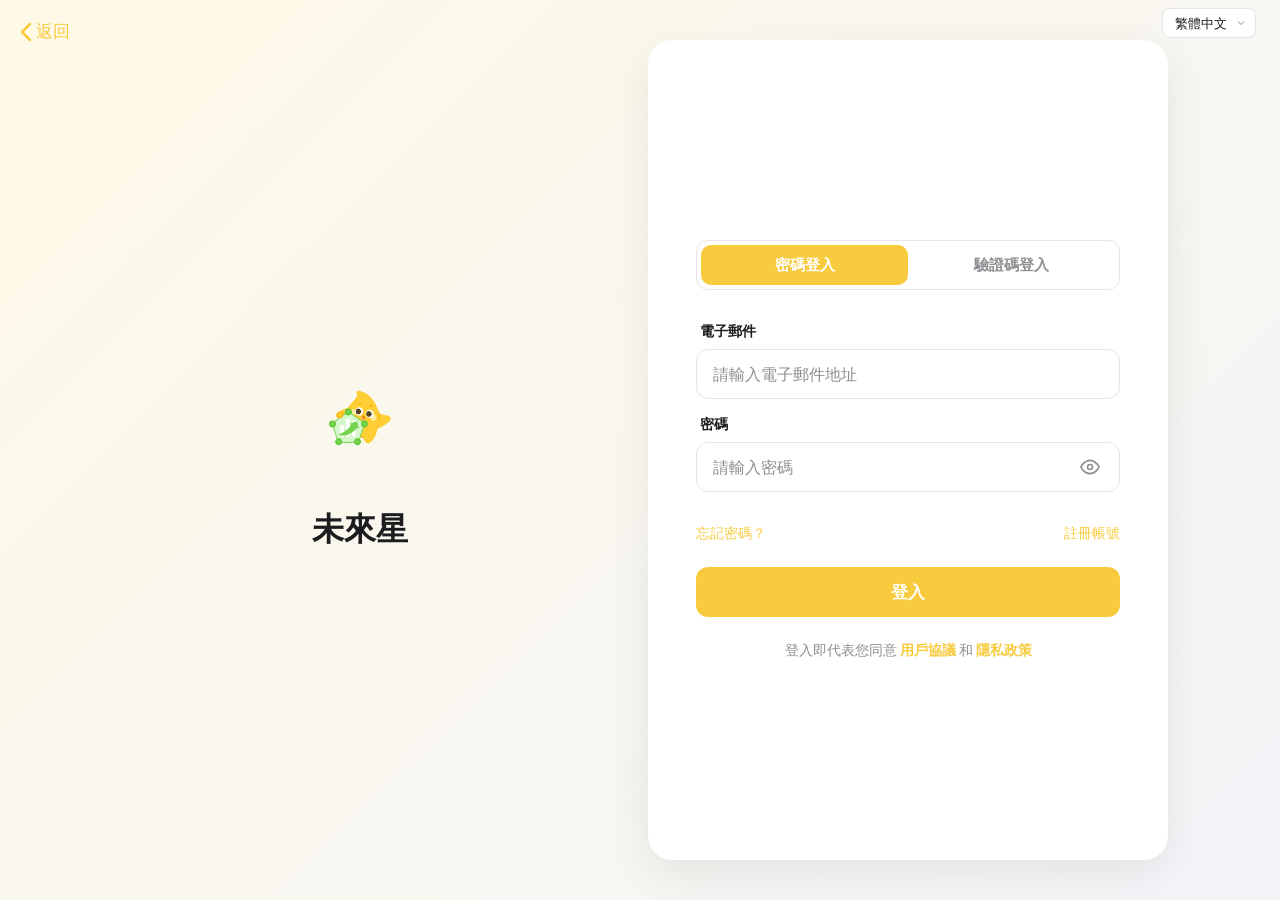
<file: ipad-student-login.html>
<!-- Generated by Trae Work -->
<!DOCTYPE html>
<html lang="zh-TW">
<head>
<meta charset="UTF-8">
<meta name="viewport" content="width=device-width, initial-scale=1.0, maximum-scale=1.0, user-scalable=no">
<title>星未来 - 登入</title>
<style>
  @font-face {
    font-family: 'Outfit';
    src: url('./_shared/fonts/Outfit-Regular.ttf') format('truetype');
    font-weight: 400;
    font-display: swap;
  }
  @font-face {
    font-family: 'Outfit';
    src: url('./_shared/fonts/Outfit-Bold.ttf') format('truetype');
    font-weight: 700;
    font-display: swap;
  }

  :root {
    --bg: #F2F4F8;
    --surface: #FFFFFF;
    --ink: #1C1C1E;
    --muted: #8E8E93;
    --rule: #E5E5EA;
    --accent: #F8CB3E;
    --accent2: #34C759;
    --danger: #FF3B30;
    --warning: #FF9500;
  }

  * {
    margin: 0;
    padding: 0;
    box-sizing: border-box;
    -webkit-tap-highlight-color: transparent;
    font-family: 'Outfit', -apple-system, BlinkMacSystemFont, 'Segoe UI', Roboto, sans-serif;
  }

  html, body {
    height: 100%;
    background: var(--bg);
    color: var(--ink);
    overflow: hidden;
  }

  .app-container {
    width: 100%;
    max-width: 430px;
    height: 100vh;
    margin: 0 auto;
    background: var(--bg);
    position: relative;
    overflow: hidden;
  }

  .page {
    position: absolute;
    top: 0;
    left: 0;
    width: 100%;
    height: 100%;
    overflow-y: auto;
    overflow-x: hidden;
    -webkit-overflow-scrolling: touch;
    background: var(--bg);
    display: none;
    flex-direction: column;
    padding: 0 24px;
  }

  .page.active {
    display: flex;
  }

  /* iOS style page transition */
  .page.slide-in-right {
    animation: slideInRight 0.35s cubic-bezier(0.32, 0.72, 0, 1) forwards;
  }
  .page.slide-out-right {
    animation: slideOutRight 0.35s cubic-bezier(0.32, 0.72, 0, 1) forwards;
  }
  .page.slide-in-left {
    animation: slideInLeft 0.35s cubic-bezier(0.32, 0.72, 0, 1) forwards;
  }
  .page.slide-out-left {
    animation: slideOutLeft 0.35s cubic-bezier(0.32, 0.72, 0, 1) forwards;
  }

  @keyframes slideInRight {
    from { transform: translateX(100%); }
    to { transform: translateX(0); }
  }
  @keyframes slideOutRight {
    from { transform: translateX(0); }
    to { transform: translateX(100%); }
  }
  @keyframes slideInLeft {
    from { transform: translateX(-40%); opacity: 0.8; }
    to { transform: translateX(0); opacity: 1; }
  }
  @keyframes slideOutLeft {
    from { transform: translateX(0); opacity: 1; }
    to { transform: translateX(-40%); opacity: 0.8; }
  }

  /* Navigation Bar */
  .nav-bar {
    display: flex;
    align-items: center;
    justify-content: center;
    height: 44px;
    position: relative;
    flex-shrink: 0;
    margin-top: env(safe-area-inset-top, 0);
  }

  .nav-bar .back-btn {
    position: absolute;
    left: 0;
    top: 50%;
    transform: translateY(-50%);
    background: none;
    border: none;
    color: var(--accent);
    font-size: 17px;
    cursor: pointer;
    display: flex;
    align-items: center;
    gap: 2px;
    padding: 4px 0;
  }

  .nav-bar .nav-title {
    font-size: 17px;
    font-weight: 600;
    color: var(--ink);
  }

  /* Language Selector */
  .lang-selector {
    position: absolute;
    top: calc(env(safe-area-inset-top, 0) + 8px);
    right: 24px;
    z-index: 10;
  }

  .lang-selector select {
    appearance: none;
    -webkit-appearance: none;
    background: var(--surface);
    border: 1px solid var(--rule);
    border-radius: 8px;
    padding: 6px 28px 6px 12px;
    font-size: 13px;
    color: var(--ink);
    cursor: pointer;
    outline: none;
    background-image: url("data:image/svg+xml,%3Csvg xmlns='http://www.w3.org/2000/svg' width='12' height='12' viewBox='0 0 24 24' fill='none' stroke='%238E8E93' stroke-width='2'%3E%3Cpath d='M6 9l6 6 6-6'/%3E%3C/svg%3E");
    background-repeat: no-repeat;
    background-position: right 8px center;
  }

  /* Logo Section */
  .logo-section {
    display: flex;
    flex-direction: column;
    align-items: center;
    margin-top: 60px;
    margin-bottom: 40px;
  }

  .logo-icon {
    width: 80px;
    height: 80px;
    display: flex;
    align-items: center;
    justify-content: center;
    margin-bottom: 20px;
  }

  .logo-icon img {
    width: 80px;
    height: 80px;
    object-fit: contain;
  }

  .app-name {
    font-size: 24px;
    font-weight: 700;
    color: var(--ink);
  }

  /* Login Tabs */
  .login-tabs {
    display: flex;
    background: var(--surface);
    border-radius: 12px;
    padding: 4px;
    margin-bottom: 24px;
    border: 1px solid var(--rule);
  }

  .login-tab {
    flex: 1;
    height: 40px;
    border-radius: 10px;
    border: none;
    background: none;
    font-size: 15px;
    font-weight: 600;
    color: var(--muted);
    cursor: pointer;
    transition: all 0.2s;
  }

  .login-tab.active {
    background: var(--accent);
    color: white;
  }

  /* Form Styles */
  .form-container {
    flex: 1;
    display: flex;
    flex-direction: column;
  }

  .input-group {
    margin-bottom: 16px;
  }

  .input-label {
    display: block;
    font-size: 14px;
    font-weight: 600;
    color: var(--ink);
    margin-bottom: 8px;
    padding-left: 4px;
  }

  .input-field {
    width: 100%;
    height: 50px;
    background: var(--surface);
    border: 1px solid var(--rule);
    border-radius: 12px;
    padding: 0 16px;
    font-size: 16px;
    color: var(--ink);
    outline: none;
    transition: border-color 0.2s, box-shadow 0.2s;
  }

  .input-field:focus {
    border-color: var(--accent);
    box-shadow: 0 0 0 3px rgba(248, 203, 62, 0.15);
  }

  .input-field::placeholder {
    color: var(--muted);
  }

  .input-wrapper {
    position: relative;
  }

  .input-wrapper .input-field {
    padding-right: 50px;
  }

  .input-icon {
    position: absolute;
    right: 16px;
    top: 50%;
    transform: translateY(-50%);
    color: var(--muted);
    cursor: pointer;
  }

  .toggle-password {
    background: none;
    border: none;
    padding: 4px;
    cursor: pointer;
    color: var(--muted);
    display: flex;
    align-items: center;
    justify-content: center;
  }

  /* Button Styles */
  .btn {
    width: 100%;
    height: 50px;
    border-radius: 12px;
    border: none;
    font-size: 17px;
    font-weight: 600;
    cursor: pointer;
    transition: all 0.2s;
    display: flex;
    align-items: center;
    justify-content: center;
    gap: 8px;
  }

  .btn-primary {
    background: var(--accent);
    color: white;
  }

  .btn-primary:active {
    background: #0051D5;
    transform: scale(0.98);
  }

  .btn-primary:disabled {
    background: var(--rule);
    color: var(--muted);
    cursor: not-allowed;
  }

  .btn-secondary {
    background: var(--surface);
    color: var(--accent);
    border: 1px solid var(--rule);
  }

  .btn-secondary:active {
    background: var(--bg);
  }

  .btn-text {
    background: none;
    color: var(--accent);
    font-size: 15px;
    height: auto;
    padding: 8px 0;
  }

  .btn-danger {
    background: var(--danger);
    color: white;
  }

  .btn-danger:active {
    background: #D70015;
  }

  /* Link Styles */
  .link-row {
    display: flex;
    justify-content: space-between;
    align-items: center;
    margin-top: 16px;
    margin-bottom: 24px;
  }

  .link-row-single {
    display: flex;
    justify-content: flex-end;
    align-items: center;
    margin-top: 16px;
    margin-bottom: 24px;
  }

  .link-text {
    color: var(--accent);
    font-size: 14px;
    text-decoration: none;
    cursor: pointer;
    background: none;
    border: none;
    padding: 0;
  }

  .link-text:active {
    opacity: 0.6;
  }

  /* Bottom Section */
  .bottom-section {
    margin-top: auto;
    padding-bottom: calc(24px + env(safe-area-inset-bottom, 0));
    text-align: center;
  }

  .bottom-text {
    font-size: 14px;
    color: var(--muted);
  }

  .bottom-text .link-text {
    font-weight: 600;
  }

  /* Agreement Checkbox */
  .agreement-row {
    display: flex;
    align-items: flex-start;
    gap: 8px;
    margin-bottom: 20px;
    margin-top: 8px;
  }

  .agreement-row input[type="checkbox"] {
    width: 18px;
    height: 18px;
    margin-top: 2px;
    accent-color: var(--accent);
    cursor: pointer;
  }

  .agreement-text {
    font-size: 13px;
    color: var(--muted);
    line-height: 1.5;
  }

  .agreement-text a {
    color: var(--accent);
    text-decoration: none;
  }

  /* Verification Code Input */
  .code-input-row {
    display: flex;
    gap: 12px;
    margin-bottom: 16px;
  }

  .code-input-row .input-field {
    flex: 1;
  }

  .btn-code {
    width: 120px;
    height: 50px;
    border-radius: 12px;
    background: var(--surface);
    color: var(--accent);
    border: 1px solid var(--accent);
    font-size: 14px;
    font-weight: 600;
    cursor: pointer;
    white-space: nowrap;
    transition: all 0.2s;
  }

  .btn-code:disabled {
    border-color: var(--rule);
    color: var(--muted);
    cursor: not-allowed;
  }

  .btn-code:active:not(:disabled) {
    background: rgba(248, 203, 62, 0.05);
  }

  /* Steps Indicator */
  .steps-indicator {
    display: flex;
    justify-content: center;
    gap: 8px;
    margin: 24px 0;
  }

  .step-dot {
    width: 8px;
    height: 8px;
    border-radius: 50%;
    background: var(--rule);
    transition: all 0.3s;
  }

  .step-dot.active {
    background: var(--accent);
    width: 24px;
    border-radius: 4px;
  }

  /* Success State */
  .success-icon {
    width: 80px;
    height: 80px;
    background: var(--accent2);
    border-radius: 50%;
    display: flex;
    align-items: center;
    justify-content: center;
    margin: 40px auto 24px;
  }

  .success-icon svg {
    width: 40px;
    height: 40px;
    fill: white;
  }

  .success-title {
    font-size: 22px;
    font-weight: 700;
    text-align: center;
    margin-bottom: 8px;
  }

  .success-desc {
    font-size: 15px;
    color: var(--muted);
    text-align: center;
    margin-bottom: 32px;
    line-height: 1.5;
  }

  /* Trial / Guest Mode State */
  .trial-icon {
    width: 80px;
    height: 80px;
    background: rgba(248, 203, 62, 0.12);
    border-radius: 50%;
    display: flex;
    align-items: center;
    justify-content: center;
    margin: 40px auto 24px;
  }

  .trial-icon svg {
    width: 40px;
    height: 40px;
    stroke: var(--accent);
    stroke-width: 2;
    fill: none;
  }

  .trial-desc {
    font-size: 15px;
    color: var(--muted);
    text-align: center;
    margin-bottom: 32px;
    line-height: 1.6;
    padding: 0 12px;
  }

  /* Toast */
  .toast {
    position: fixed;
    top: 50%;
    left: 50%;
    transform: translate(-50%, -50%) scale(0.9);
    background: rgba(0, 0, 0, 0.8);
    color: white;
    padding: 12px 24px;
    border-radius: 8px;
    font-size: 14px;
    z-index: 1000;
    opacity: 0;
    pointer-events: none;
    transition: all 0.3s;
    white-space: nowrap;
  }

  .toast.show {
    opacity: 1;
    transform: translate(-50%, -50%) scale(1);
  }

  /* Role Selection */
  .role-grid {
    display: grid;
    grid-template-columns: 1fr 1fr;
    gap: 12px;
    margin-bottom: 24px;
  }

  .role-card {
    background: var(--surface);
    border: 2px solid var(--rule);
    border-radius: 16px;
    padding: 24px 16px;
    text-align: center;
    cursor: pointer;
    transition: all 0.2s;
  }

  .role-card.selected {
    border-color: var(--accent);
    background: rgba(248, 203, 62, 0.05);
  }

  .role-card:active {
    transform: scale(0.98);
  }

  .role-icon {
    width: 48px;
    height: 48px;
    background: var(--bg);
    border-radius: 14px;
    display: flex;
    align-items: center;
    justify-content: center;
    margin: 0 auto 12px;
  }

  .role-icon svg {
    width: 24px;
    height: 24px;
    fill: var(--accent);
  }

  .role-name {
    font-size: 15px;
    font-weight: 600;
    color: var(--ink);
    margin-bottom: 4px;
  }

  .role-desc {
    font-size: 12px;
    color: var(--muted);
  }

  /* Progress Bar */
  .progress-bar {
    width: 100%;
    height: 4px;
    background: var(--rule);
    border-radius: 2px;
    margin-bottom: 24px;
    overflow: hidden;
  }

  .progress-fill {
    height: 100%;
    background: var(--accent);
    border-radius: 2px;
    transition: width 0.3s ease;
  }

  /* School Search */
  .school-list {
    background: var(--surface);
    border-radius: 12px;
    border: 1px solid var(--rule);
    overflow: hidden;
    margin-bottom: 16px;
  }

  .school-item {
    padding: 14px 16px;
    border-bottom: 1px solid var(--rule);
    cursor: pointer;
    display: flex;
    align-items: center;
    justify-content: space-between;
    transition: background 0.2s;
  }

  .school-item:last-child {
    border-bottom: none;
  }

  .school-item:active,
  .school-item.selected {
    background: rgba(248, 203, 62, 0.05);
  }

  .school-item.selected .check-icon {
    display: block;
  }

  .school-name {
    font-size: 15px;
    color: var(--ink);
  }

  .check-icon {
    display: none;
    color: var(--accent);
  }

  /* Shake animation for error */
  @keyframes shake {
    0%, 100% { transform: translateX(0); }
    20% { transform: translateX(-8px); }
    40% { transform: translateX(8px); }
    60% { transform: translateX(-4px); }
    80% { transform: translateX(4px); }
  }

  .shake {
    animation: shake 0.4s ease-in-out;
  }

  /* Loading spinner */
  @keyframes spin {
    to { transform: rotate(360deg); }
  }

  .spinner {
    width: 20px;
    height: 20px;
    border: 2px solid rgba(255,255,255,0.3);
    border-top-color: white;
    border-radius: 50%;
    animation: spin 0.8s linear infinite;
  }

  .btn-primary .spinner {
    border-color: rgba(255,255,255,0.3);
    border-top-color: white;
  }

  /* Hide scrollbar but keep functionality */
  .page::-webkit-scrollbar {
    display: none;
  }
  .page {
    -ms-overflow-style: none;
    scrollbar-width: none;
  }

  /* Subtitle */
  .page-subtitle {
    font-size: 15px;
    color: var(--muted);
    text-align: center;
    margin-bottom: 24px;
    line-height: 1.5;
  }

  /* Section title */
  .section-title {
    font-size: 20px;
    font-weight: 700;
    text-align: center;
    margin-bottom: 8px;
    margin-top: 16px;
  }

  /* Helper text */
  .helper-text {
    font-size: 13px;
    color: var(--muted);
    margin-top: 8px;
    margin-bottom: 16px;
    line-height: 1.5;
  }

  /* Form section spacing */
  .form-section {
    margin-bottom: 20px;
  }

  .hidden {
    display: none !important;
  }

  /* Back to Index Button */
  .back-to-index {
    position: absolute;
    top: calc(env(safe-area-inset-top, 0) + 12px);
    left: 16px;
    z-index: 20;
    background: none;
    border: none;
    color: var(--accent);
    font-size: 17px;
    cursor: pointer;
    display: flex;
    align-items: center;
    gap: 4px;
    padding: 8px 4px;
    text-decoration: none;
  }
  .back-to-index svg {
    width: 12px;
    height: 20px;
  }

  /* iPad Landscape Layout */
  @media (orientation: landscape) and (min-width: 768px) {
    .app-container {
      max-width: none;
      background: linear-gradient(135deg, #FFF9E6 0%, #F2F4F8 100%);
    }

    #page-login {
      flex-direction: row;
      align-items: stretch;
      justify-content: center;
      padding: 0;
      background: linear-gradient(135deg, #FFF9E6 0%, #F2F4F8 100%);
    }

    .login-brand-panel {
      width: 45%;
      display: flex;
      align-items: center;
      justify-content: center;
      padding: 40px;
    }

    .login-brand-panel .logo-section {
      margin: 0;
    }

    .login-brand-panel .logo-icon {
      width: 140px;
      height: 140px;
    }

    .login-brand-panel .app-name {
      font-size: 32px;
    }

    .login-card {
      width: 55%;
      max-width: 520px;
      display: flex;
      flex-direction: column;
      justify-content: center;
      padding: 48px;
      margin: 40px 40px 40px 0;
      background: var(--surface);
      border-radius: 24px;
      box-shadow: 0 12px 40px rgba(0, 0, 0, 0.08);
    }

    .login-card .login-tabs {
      margin-bottom: 32px;
    }

    .login-card .form-container {
      flex: 0 0 auto;
    }

    .login-card .bottom-section {
      margin-top: 24px;
      padding-bottom: 0;
    }

    .login-card .input-field {
      font-size: 16px;
      padding: 14px 16px;
    }

    .login-card .btn-primary {
      padding: 16px;
      font-size: 17px;
    }

    /* Forgot / Register pages as centered cards */
    .page:not(#page-login) {
      width: 640px;
      left: calc(50% - 320px);
      top: 40px;
      bottom: 40px;
      height: auto;
      background: var(--surface);
      border-radius: 24px;
      box-shadow: 0 12px 40px rgba(0, 0, 0, 0.08);
      padding: 0 48px;
      align-items: stretch;
      justify-content: flex-start;
    }

    .page:not(#page-login) .nav-bar {
      margin-top: 16px;
    }

    .page:not(#page-login) .form-container {
      flex: 1;
      overflow-y: auto;
    }

    .page:not(#page-login) .section-title {
      font-size: 26px;
    }

    .page:not(#page-login) .input-field {
      font-size: 16px;
      padding: 14px 16px;
    }

    .page:not(#page-login) .btn-primary,
    .page:not(#page-login) .btn-code {
      padding: 16px;
      font-size: 17px;
    }

    .page:not(#page-login) .success-icon {
      width: 100px;
      height: 100px;
    }

    .page:not(#page-login) .success-title {
      font-size: 30px;
    }
  }
</style>
<link rel="stylesheet" href="./frame-mode.css">
</head>
<body>

<div class="app-container">

  <!-- Back to Index -->
  <a href="./index.html" class="back-to-index">
    <svg viewBox="0 0 12 20" fill="none" stroke="currentColor" stroke-width="2.5" stroke-linecap="round" stroke-linejoin="round"><path d="M10 2L2 10l8 8"/></svg>
    <span>返回</span>
  </a>

  <!-- Language Selector -->
  <div class="lang-selector">
    <select id="lang-select" onchange="switchLanguage(this.value)">
      <option value="zh-TW">繁體中文</option>
      <option value="zh-CN">简体中文</option>
      <option value="en">English</option>
    </select>
  </div>

  <!-- ==================== 登录页面 ==================== -->
  <div class="page active" id="page-login">
    <div class="login-brand-panel">
      <div class="logo-section">
        <div class="logo-icon">
          <img src="./assets/xingweilai-logo.png" alt="星未来 Logo">
      </div>
        <div class="app-name" data-i18n="appName">星未来</div>
      </div>
    </div>

    <div class="login-card">
      <div class="login-tabs">
        <button class="login-tab active" id="tab-password" onclick="switchLoginTab('password')" data-i18n="tabPassword">密碼登入</button>
        <button class="login-tab" id="tab-code" onclick="switchLoginTab('code')" data-i18n="tabCode">驗證碼登入</button>
      </div>

      <div class="form-container">
        <!-- 密码登录 -->
        <div id="login-password-form">
          <div class="input-group">
            <label class="input-label" data-i18n="labelEmail">電子郵件</label>
            <input type="email" class="input-field" id="login-email" data-i18n-placeholder="placeholderEmail">
          </div>

          <div class="input-group">
            <label class="input-label" data-i18n="labelPassword">密碼</label>
            <div class="input-wrapper">
              <input type="password" class="input-field" id="login-password" data-i18n-placeholder="placeholderPassword">
              <span class="input-icon">
                <button class="toggle-password" onclick="togglePassword('login-password', this)">
                  <svg width="20" height="20" viewBox="0 0 24 24" fill="none" stroke="currentColor" stroke-width="2"><path d="M1 12s4-8 11-8 11 8 11 8-4 8-11 8-11-8-11-8z"/><circle cx="12" cy="12" r="3"/></svg>
                </button>
              </span>
            </div>
          </div>
        </div>

        <!-- 验证码登录 -->
        <div id="login-code-form" style="display: none;">
          <div class="input-group">
            <label class="input-label" data-i18n="labelEmail">電子郵件</label>
            <input type="email" class="input-field" id="login-code-email" data-i18n-placeholder="placeholderEmail">
          </div>

          <div class="input-group">
            <label class="input-label" data-i18n="labelCode">驗證碼</label>
            <div class="code-input-row">
              <input type="tel" class="input-field" id="login-code-input" maxlength="6" data-i18n-placeholder="placeholderCode">
              <button class="btn-code" id="login-send-code-btn" onclick="sendLoginCode()" data-i18n="btnGetCode">獲取驗證碼</button>
            </div>
          </div>
        </div>

        <div class="link-row" id="login-link-row">
          <button class="link-text" id="link-forgot" onclick="goToPage('page-forgot')" data-i18n="linkForgot">忘記密碼？</button>
          <button class="link-text" id="link-register" onclick="goToPage('page-register-info')" data-i18n="linkRegister">註冊帳號</button>
        </div>

        <button class="btn btn-primary" id="login-btn" onclick="handleLogin()" data-i18n="btnLogin">登入</button>
      </div>

      <div class="bottom-section">
        <p class="bottom-text"><span data-i18n="textAgreement">登入即代表您同意</span> <a href="#" class="link-text" data-i18n="linkTerms">用戶協議</a> <span data-i18n="textAnd">和</span> <a href="#" class="link-text" data-i18n="linkPrivacy">隱私政策</a></p>
      </div>
    </div>
  </div>

  <!-- ==================== 注册 - 填写信息 ==================== -->
  <div class="page" id="page-register-info">
    <div class="nav-bar">
      <button class="back-btn" onclick="goBack()">
        <svg width="20" height="20" viewBox="0 0 24 24" fill="none" stroke="currentColor" stroke-width="2.5"><path d="M15 18l-6-6 6-6"/></svg>
        <span data-i18n="btnBack">返回</span>
      </button>
      <span class="nav-title" data-i18n="titleFillInfo">填寫信息</span>
    </div>

    <div class="progress-bar">
      <div class="progress-fill" style="width: 33%"></div>
    </div>

    <h2 class="section-title" data-i18n="titleCompleteInfo">完善個人信息</h2>
    <p class="page-subtitle" data-i18n="subtitleFillInfo">請填寫您的基本信息</p>

    <div class="form-container">
      <div class="input-group">
        <label class="input-label" data-i18n="labelRealName">真實姓名</label>
        <input type="text" class="input-field" id="reg-name" data-i18n-placeholder="placeholderRealName">
      </div>

      <div class="input-group">
        <label class="input-label" data-i18n="labelEmail">電子郵件</label>
        <input type="email" class="input-field" id="reg-email" data-i18n-placeholder="placeholderEmail">
      </div>

      <div class="input-group">
        <label class="input-label" data-i18n="labelCode">驗證碼</label>
        <div class="code-input-row">
          <input type="tel" class="input-field" id="reg-code" maxlength="6" data-i18n-placeholder="placeholderCode">
          <button class="btn-code" id="send-code-btn" onclick="sendCode()" data-i18n="btnGetCode">獲取驗證碼</button>
        </div>
      </div>

      <div class="input-group">
        <label class="input-label" data-i18n="labelSetPassword">設置密碼</label>
        <div class="input-wrapper">
          <input type="password" class="input-field" id="reg-password" data-i18n-placeholder="placeholderSetPassword">
          <span class="input-icon">
            <button class="toggle-password" onclick="togglePassword('reg-password', this)">
              <svg width="20" height="20" viewBox="0 0 24 24" fill="none" stroke="currentColor" stroke-width="2"><path d="M1 12s4-8 11-8 11 8 11 8-4 8-11 8-11-8-11-8z"/><circle cx="12" cy="12" r="3"/></svg>
            </button>
          </span>
        </div>
      </div>

      <div class="input-group">
        <label class="input-label" data-i18n="labelConfirmPassword">確認密碼</label>
        <div class="input-wrapper">
          <input type="password" class="input-field" id="reg-password-confirm" data-i18n-placeholder="placeholderConfirmPassword">
          <span class="input-icon">
            <button class="toggle-password" onclick="togglePassword('reg-password-confirm', this)">
              <svg width="20" height="20" viewBox="0 0 24 24" fill="none" stroke="currentColor" stroke-width="2"><path d="M1 12s4-8 11-8 11 8 11 8-4 8-11 8-11-8-11-8z"/><circle cx="12" cy="12" r="3"/></svg>
            </button>
          </span>
        </div>
      </div>

      <div class="agreement-row">
        <input type="checkbox" id="agreement" onchange="toggleRegisterBtn()">
        <label for="agreement" class="agreement-text"><span data-i18n="textAgree">我已閱讀並同意</span> <a href="#" data-i18n="linkTerms">用戶協議</a> <span data-i18n="textAnd">和</span> <a href="#" data-i18n="linkPrivacy">隱私政策</a></label>
      </div>

      <button class="btn btn-primary" id="register-btn" onclick="handleRegister()" disabled data-i18n="btnRegister">註冊</button>
    </div>
  </div>

  <!-- ==================== 注册 - 选择学校 ==================== -->
  <div class="page" id="page-register-school">
    <div class="nav-bar">
      <button class="back-btn" onclick="goBack()">
        <svg width="20" height="20" viewBox="0 0 24 24" fill="none" stroke="currentColor" stroke-width="2.5"><path d="M15 18l-6-6 6-6"/></svg>
        <span data-i18n="btnBack">返回</span>
      </button>
      <span class="nav-title" data-i18n="titleSelectSchool">選擇學校</span>
    </div>

    <div class="progress-bar">
      <div class="progress-fill" style="width: 66%"></div>
    </div>

    <h2 class="section-title" data-i18n="titleYourSchool">選擇您的學校</h2>
    <p class="page-subtitle" data-i18n="subtitleSelectSchool">選擇您所在的學校以完成註冊</p>

    <div class="input-group">
      <input type="text" class="input-field" id="school-search" oninput="filterSchools()" data-i18n-placeholder="placeholderSearchSchool">
    </div>

    <div class="school-list" id="school-list">
      <div class="school-item" onclick="selectSchool(this)">
        <span class="school-name">北京市第一實驗小學</span>
        <span class="check-icon"><svg width="18" height="18" viewBox="0 0 24 24" fill="none" stroke="currentColor" stroke-width="3"><path d="M20 6L9 17l-5-5"/></svg></span>
      </div>
      <div class="school-item" onclick="selectSchool(this)">
        <span class="school-name">北京市第二中學</span>
        <span class="check-icon"><svg width="18" height="18" viewBox="0 0 24 24" fill="none" stroke="currentColor" stroke-width="3"><path d="M20 6L9 17l-5-5"/></svg></span>
      </div>
      <div class="school-item" onclick="selectSchool(this)">
        <span class="school-name">北京市第四中學</span>
        <span class="check-icon"><svg width="18" height="18" viewBox="0 0 24 24" fill="none" stroke="currentColor" stroke-width="3"><path d="M20 6L9 17l-5-5"/></svg></span>
      </div>
      <div class="school-item" onclick="selectSchool(this)">
        <span class="school-name">北京師範大學附屬中學</span>
        <span class="check-icon"><svg width="18" height="18" viewBox="0 0 24 24" fill="none" stroke="currentColor" stroke-width="3"><path d="M20 6L9 17l-5-5"/></svg></span>
      </div>
      <div class="school-item" onclick="selectSchool(this)">
        <span class="school-name">北京市第八十中學</span>
        <span class="check-icon"><svg width="18" height="18" viewBox="0 0 24 24" fill="none" stroke="currentColor" stroke-width="3"><path d="M20 6L9 17l-5-5"/></svg></span>
      </div>
      <div class="school-item" onclick="selectSchool(this)">
        <span class="school-name">北京市十一學校</span>
        <span class="check-icon"><svg width="18" height="18" viewBox="0 0 24 24" fill="none" stroke="currentColor" stroke-width="3"><path d="M20 6L9 17l-5-5"/></svg></span>
      </div>
    </div>

    <button class="btn btn-primary" id="school-next-btn" onclick="goToPage('page-register-success')" disabled data-i18n="btnNext">下一步</button>
  </div>

  <!-- ==================== 注册成功 ==================== -->
  <div class="page" id="page-register-success">
    <div class="nav-bar">
      <span class="nav-title" data-i18n="titleRegisterSuccess">註冊成功</span>
    </div>

    <div class="success-icon">
      <svg viewBox="0 0 24 24"><path d="M9 16.17L4.83 12l-1.42 1.41L9 19 21 7l-1.41-1.41z"/></svg>
    </div>

    <h2 class="success-title" data-i18n="textRegisterSuccess">註冊成功！</h2>
    <p class="success-desc" data-i18n="descRegisterSuccess">歡迎加入APP名稱<br>您的帳號已創建成功</p>

    <button class="btn btn-primary" onclick="goToPage('page-register-trial')" data-i18n="btnNext">下一步</button>
  </div>

  <!-- ==================== 注册成功 - 未绑定学校 ==================== -->
  <div class="page" id="page-register-trial">
    <div class="nav-bar">
      <span class="nav-title" data-i18n="titleRegisterSuccess">註冊成功</span>
    </div>

    <div class="trial-icon">
      <svg viewBox="0 0 24 24"><path d="M12 2L2 7l10 5 10-5-10-5zM2 17l10 5 10-5M2 12l10 5 10-5"/></svg>
    </div>

    <h2 class="success-title" data-i18n="textRegisterTrialTitle">恭喜，註冊成功！</h2>
    <p class="trial-desc" data-i18n="descRegisterTrial">您的郵箱暫未綁定任何學校，當前僅可遊客模式體驗產品基礎功能。若需使用班級管理相關權限，請聯繫班主任老師，將您的郵箱配置為具體學生身份。</p>

    <button class="btn btn-primary" onclick="goToPage('page-login')" data-i18n="btnTryNow">立即體驗產品功能</button>
  </div>

  <!-- ==================== 忘记密码 - 验证邮箱 ==================== -->
  <div class="page" id="page-forgot">
    <div class="nav-bar">
      <button class="back-btn" onclick="goBack()">
        <svg width="20" height="20" viewBox="0 0 24 24" fill="none" stroke="currentColor" stroke-width="2.5"><path d="M15 18l-6-6 6-6"/></svg>
        <span data-i18n="btnBack">返回</span>
      </button>
      <span class="nav-title" data-i18n="titleForgotPassword">忘記密碼</span>
    </div>

    <div class="steps-indicator">
      <div class="step-dot active"></div>
      <div class="step-dot"></div>
      <div class="step-dot"></div>
    </div>

    <h2 class="section-title" data-i18n="titleVerifyEmail">驗證電子郵件</h2>
    <p class="page-subtitle" data-i18n="subtitleVerifyEmail">請輸入您註冊時使用的電子郵件地址</p>

    <div class="form-container">
      <div class="input-group">
        <label class="input-label" data-i18n="labelEmail">電子郵件</label>
        <input type="email" class="input-field" id="forgot-email" data-i18n-placeholder="placeholderEmail">
      </div>

      <div class="input-group">
        <label class="input-label" data-i18n="labelCode">驗證碼</label>
        <div class="code-input-row">
          <input type="tel" class="input-field" id="forgot-code" maxlength="6" data-i18n-placeholder="placeholderCode">
          <button class="btn-code" id="forgot-send-btn" onclick="sendForgotCode()" data-i18n="btnGetCode">獲取驗證碼</button>
        </div>
      </div>

      <button class="btn btn-primary" onclick="goToPage('page-reset-password')" data-i18n="btnNext">下一步</button>
    </div>
  </div>

  <!-- ==================== 忘记密码 - 重置密码 ==================== -->
  <div class="page" id="page-reset-password">
    <div class="nav-bar">
      <button class="back-btn" onclick="goBack()">
        <svg width="20" height="20" viewBox="0 0 24 24" fill="none" stroke="currentColor" stroke-width="2.5"><path d="M15 18l-6-6 6-6"/></svg>
        <span data-i18n="btnBack">返回</span>
      </button>
      <span class="nav-title" data-i18n="titleResetPassword">重置密碼</span>
    </div>

    <div class="steps-indicator">
      <div class="step-dot"></div>
      <div class="step-dot active"></div>
      <div class="step-dot"></div>
    </div>

    <h2 class="section-title" data-i18n="titleSetNewPassword">設置新密碼</h2>
    <p class="page-subtitle" data-i18n="subtitleSetPassword">請設置您的新密碼</p>

    <div class="form-container">
      <div class="input-group">
        <label class="input-label" data-i18n="labelNewPassword">新密碼</label>
        <div class="input-wrapper">
          <input type="password" class="input-field" id="new-password" data-i18n-placeholder="placeholderNewPassword">
          <span class="input-icon">
            <button class="toggle-password" onclick="togglePassword('new-password', this)">
              <svg width="20" height="20" viewBox="0 0 24 24" fill="none" stroke="currentColor" stroke-width="2"><path d="M1 12s4-8 11-8 11 8 11 8-4 8-11 8-11-8-11-8z"/><circle cx="12" cy="12" r="3"/></svg>
            </button>
          </span>
        </div>
      </div>

      <div class="input-group">
        <label class="input-label" data-i18n="labelConfirmNewPassword">確認新密碼</label>
        <div class="input-wrapper">
          <input type="password" class="input-field" id="new-password-confirm" data-i18n-placeholder="placeholderConfirmNewPassword">
          <span class="input-icon">
            <button class="toggle-password" onclick="togglePassword('new-password-confirm', this)">
              <svg width="20" height="20" viewBox="0 0 24 24" fill="none" stroke="currentColor" stroke-width="2"><path d="M1 12s4-8 11-8 11 8 11 8-4 8-11 8-11-8-11-8z"/><circle cx="12" cy="12" r="3"/></svg>
            </button>
          </span>
        </div>
      </div>

      <p class="helper-text" data-i18n="helperPassword">密碼需包含字母和數字，長度6-20位</p>

      <button class="btn btn-primary" onclick="handleResetPassword()" data-i18n="btnConfirmReset">確認重置</button>
    </div>
  </div>

  <!-- ==================== 忘记密码 - 重置成功 ==================== -->
  <div class="page" id="page-reset-success">
    <div class="nav-bar">
      <span class="nav-title" data-i18n="titleResetSuccess">重置成功</span>
    </div>

    <div class="success-icon">
      <svg viewBox="0 0 24 24"><path d="M9 16.17L4.83 12l-1.42 1.41L9 19 21 7l-1.41-1.41z"/></svg>
    </div>

    <h2 class="success-title" data-i18n="textResetSuccess">密碼重置成功！</h2>
    <p class="success-desc" data-i18n="descResetSuccess">您的密碼已成功重置<br>請使用新密碼登入</p>

    <button class="btn btn-primary" onclick="goToPage('page-login')" data-i18n="btnBackToLogin">返回登入</button>
  </div>

</div>

<!-- Toast -->
<div class="toast" id="toast"></div>

<script>
// ==================== 多语言支持 ====================
const i18n = {
  'zh-TW': {
    appName: '未來星',
    tabPassword: '密碼登入',
    tabCode: '驗證碼登入',
    labelEmail: '電子郵件',
    labelPassword: '密碼',
    labelCode: '驗證碼',
    labelRealName: '真實姓名',
    labelSetPassword: '設置密碼',
    labelConfirmPassword: '確認密碼',
    labelNewPassword: '新密碼',
    labelConfirmNewPassword: '確認新密碼',
    placeholderEmail: '請輸入電子郵件地址',
    placeholderPassword: '請輸入密碼',
    placeholderCode: '請輸入驗證碼',
    placeholderRealName: '請輸入真實姓名',
    placeholderSetPassword: '請設置6-20位密碼',
    placeholderConfirmPassword: '請再次輸入密碼',
    placeholderNewPassword: '請設置6-20位新密碼',
    placeholderConfirmNewPassword: '請再次輸入新密碼',
    placeholderSearchSchool: '搜索學校名稱',
    btnGetCode: '獲取驗證碼',
    btnLogin: '登入',
    btnRegister: '註冊',
    btnNext: '下一步',
    btnBack: '返回',
    btnLoginNow: '立即登入',
    btnConfirmReset: '確認重置',
    btnBackToLogin: '返回登入',
    linkForgot: '忘記密碼？',
    linkRegister: '註冊帳號',
    linkTerms: '用戶協議',
    linkPrivacy: '隱私政策',
    textAgreement: '登入即代表您同意',
    textAnd: '和',
    textAgree: '我已閱讀並同意',
    titleSelectRole: '選擇身份',
    titleWhoAreYou: '您是什麼身份？',
    subtitleSelectRole: '選擇您的身份以完成註冊',
    titleFillInfo: '填寫信息',
    titleCompleteInfo: '完善個人信息',
    subtitleFillInfo: '請填寫您的基本信息',
    titleSelectSchool: '選擇學校',
    titleYourSchool: '選擇您的學校',
    subtitleSelectSchool: '選擇您所在的學校以完成註冊',
    titleRegisterSuccess: '註冊成功',
    textRegisterSuccess: '註冊成功！',
    textRegisterTrialTitle: '恭喜，註冊成功！',
    descRegisterSuccess: '歡迎加入星未来<br>您的帳號已創建成功',
    descRegisterTrial: '您的郵箱暫未綁定任何學校，當前僅可遊客模式體驗產品基礎功能。若需使用班級管理相關權限，請聯繫班主任老師，將您的郵箱配置為具體學生身份。',
    btnTryNow: '立即體驗產品功能',
    titleForgotPassword: '忘記密碼',
    titleVerifyEmail: '驗證電子郵件',
    subtitleVerifyEmail: '請輸入您註冊時使用的電子郵件地址',
    titleResetPassword: '重置密碼',
    titleSetNewPassword: '設置新密碼',
    subtitleSetPassword: '請設置您的新密碼',
    titleResetSuccess: '重置成功',
    textResetSuccess: '密碼重置成功！',
    descResetSuccess: '您的密碼已成功重置<br>請使用新密碼登入',
    helperPassword: '密碼需包含字母和數字，長度6-20位',
    roleTeacher: '教師',
    roleTeacherDesc: '授課教學',
    roleStudent: '學生',
    roleStudentDesc: '在線學習',
    roleParent: '家長',
    roleParentDesc: '關注成長',
    roleAdmin: '教務',
    roleAdminDesc: '管理教務',
    toastEnterEmail: '請輸入電子郵件地址',
    toastEmailInvalid: '電子郵件格式不正確',
    toastEnterPassword: '請輸入密碼',
    toastEnterCode: '請輸入驗證碼',
    toastEnterName: '請輸入真實姓名',
    toastSetPassword: '請設置密碼',
    toastPasswordShort: '密碼長度不能少於6位',
    toastPasswordMismatch: '兩次密碼輸入不一致',
    toastCodeSent: '驗證碼已發送至電子郵件',
    toastLoginSuccess: '登入成功',
    toastEnterEmailFirst: '請先輸入電子郵件地址'
  },
  'zh-CN': {
    appName: '未来星',
    tabPassword: '密码登录',
    tabCode: '验证码登录',
    labelEmail: '邮箱',
    labelPassword: '密码',
    labelCode: '验证码',
    labelRealName: '真实姓名',
    labelSetPassword: '设置密码',
    labelConfirmPassword: '确认密码',
    labelNewPassword: '新密码',
    labelConfirmNewPassword: '确认新密码',
    placeholderEmail: '请输入邮箱地址',
    placeholderPassword: '请输入密码',
    placeholderCode: '请输入验证码',
    placeholderRealName: '请输入真实姓名',
    placeholderSetPassword: '请设置6-20位密码',
    placeholderConfirmPassword: '请再次输入密码',
    placeholderNewPassword: '请设置6-20位新密码',
    placeholderConfirmNewPassword: '请再次输入新密码',
    placeholderSearchSchool: '搜索学校名称',
    btnGetCode: '获取验证码',
    btnLogin: '登录',
    btnRegister: '注册',
    btnNext: '下一步',
    btnBack: '返回',
    btnLoginNow: '立即登录',
    btnConfirmReset: '确认重置',
    btnBackToLogin: '返回登录',
    linkForgot: '忘记密码？',
    linkRegister: '注册账号',
    linkTerms: '用户协议',
    linkPrivacy: '隐私政策',
    textAgreement: '登录即代表您同意',
    textAnd: '和',
    textAgree: '我已阅读并同意',
    titleSelectRole: '选择身份',
    titleWhoAreYou: '您是什么身份？',
    subtitleSelectRole: '选择您的身份以完成注册',
    titleFillInfo: '填写信息',
    titleCompleteInfo: '完善个人信息',
    subtitleFillInfo: '请填写您的基本信息',
    titleSelectSchool: '选择学校',
    titleYourSchool: '选择您的学校',
    subtitleSelectSchool: '选择您所在的学校以完成注册',
    titleRegisterSuccess: '注册成功',
    textRegisterSuccess: '注册成功！',
    textRegisterTrialTitle: '恭喜，注册成功！',
    descRegisterSuccess: '欢迎加入星未来<br>您的账号已创建成功',
    descRegisterTrial: '您的邮箱暂未绑定任何学校，当前仅可游客模式体验产品基础功能。若需使用班级管理相关权限，请联系班主任老师，将您的邮箱配置为具体学生身份。',
    btnTryNow: '立即体验产品功能',
    titleForgotPassword: '忘记密码',
    titleVerifyEmail: '验证邮箱',
    subtitleVerifyEmail: '请输入您注册时使用的邮箱地址',
    titleResetPassword: '重置密码',
    titleSetNewPassword: '设置新密码',
    subtitleSetPassword: '请设置您的新密码',
    titleResetSuccess: '重置成功',
    textResetSuccess: '密码重置成功！',
    descResetSuccess: '您的密码已成功重置<br>请使用新密码登录',
    helperPassword: '密码需包含字母和数字，长度6-20位',
    roleTeacher: '教师',
    roleTeacherDesc: '授课教学',
    roleStudent: '学生',
    roleStudentDesc: '在线学习',
    roleParent: '家长',
    roleParentDesc: '关注成长',
    roleAdmin: '教务',
    roleAdminDesc: '管理教务',
    toastEnterEmail: '请输入邮箱地址',
    toastEmailInvalid: '邮箱格式不正确',
    toastEnterPassword: '请输入密码',
    toastEnterCode: '请输入验证码',
    toastEnterName: '请输入真实姓名',
    toastSetPassword: '请设置密码',
    toastPasswordShort: '密码长度不能少于6位',
    toastPasswordMismatch: '两次密码输入不一致',
    toastCodeSent: '验证码已发送至邮箱',
    toastLoginSuccess: '登录成功',
    toastEnterEmailFirst: '请先输入邮箱地址'
  },
  'en': {
    appName: 'Wei Lai Xing',
    tabPassword: 'Password',
    tabCode: 'Code Login',
    labelEmail: 'Email',
    labelPassword: 'Password',
    labelCode: 'Verification Code',
    labelRealName: 'Full Name',
    labelSetPassword: 'Set Password',
    labelConfirmPassword: 'Confirm Password',
    labelNewPassword: 'New Password',
    labelConfirmNewPassword: 'Confirm New Password',
    placeholderEmail: 'Enter your email',
    placeholderPassword: 'Enter your password',
    placeholderCode: 'Enter verification code',
    placeholderRealName: 'Enter your full name',
    placeholderSetPassword: 'Set 6-20 character password',
    placeholderConfirmPassword: 'Enter password again',
    placeholderNewPassword: 'Set 6-20 character new password',
    placeholderConfirmNewPassword: 'Enter new password again',
    placeholderSearchSchool: 'Search school name',
    btnGetCode: 'Get Code',
    btnLogin: 'Login',
    btnRegister: 'Register',
    btnNext: 'Next',
    btnBack: 'Back',
    btnLoginNow: 'Login Now',
    btnConfirmReset: 'Confirm Reset',
    btnBackToLogin: 'Back to Login',
    linkForgot: 'Forgot Password?',
    linkRegister: 'Register',
    linkTerms: 'Terms of Service',
    linkPrivacy: 'Privacy Policy',
    textAgreement: 'By logging in, you agree to',
    textAnd: 'and',
    textAgree: 'I have read and agree to',
    titleSelectRole: 'Select Role',
    titleWhoAreYou: 'What is your role?',
    subtitleSelectRole: 'Select your role to complete registration',
    titleFillInfo: 'Fill Information',
    titleCompleteInfo: 'Complete Personal Info',
    subtitleFillInfo: 'Please fill in your basic information',
    titleSelectSchool: 'Select School',
    titleYourSchool: 'Select Your School',
    subtitleSelectSchool: 'Select your school to complete registration',
    titleRegisterSuccess: 'Registration Successful',
    textRegisterSuccess: 'Registration Successful!',
    textRegisterTrialTitle: 'Congratulations, Registration Successful!',
    descRegisterSuccess: 'Welcome to Xing Wei Lai<br>Your account has been created',
    descRegisterTrial: 'Your email is not yet bound to any school. You can currently only experience basic product features in guest mode. To use class management permissions, please contact your class teacher to configure your email as a specific student identity.',
    btnTryNow: 'Try Features Now',
    titleForgotPassword: 'Forgot Password',
    titleVerifyEmail: 'Verify Email',
    subtitleVerifyEmail: 'Please enter the email you used to register',
    titleResetPassword: 'Reset Password',
    titleSetNewPassword: 'Set New Password',
    subtitleSetPassword: 'Please set your new password',
    titleResetSuccess: 'Reset Successful',
    textResetSuccess: 'Password Reset Successful!',
    descResetSuccess: 'Your password has been reset<br>Please login with your new password',
    helperPassword: 'Password must contain letters and numbers, 6-20 characters',
    roleTeacher: 'Teacher',
    roleTeacherDesc: 'Teaching',
    roleStudent: 'Student',
    roleStudentDesc: 'Online Learning',
    roleParent: 'Parent',
    roleParentDesc: 'Track Growth',
    roleAdmin: 'Admin',
    roleAdminDesc: 'Manage Affairs',
    toastEnterEmail: 'Please enter your email',
    toastEmailInvalid: 'Invalid email format',
    toastEnterPassword: 'Please enter your password',
    toastEnterCode: 'Please enter verification code',
    toastEnterName: 'Please enter your full name',
    toastSetPassword: 'Please set a password',
    toastPasswordShort: 'Password must be at least 6 characters',
    toastPasswordMismatch: 'Passwords do not match',
    toastCodeSent: 'Verification code sent to email',
    toastLoginSuccess: 'Login successful',
    toastEnterEmailFirst: 'Please enter your email first'
  }
};

let currentLang = 'zh-TW';

function switchLanguage(lang) {
  currentLang = lang;
  const t = i18n[lang];

  // Update all text elements with data-i18n
  document.querySelectorAll('[data-i18n]').forEach(el => {
    const key = el.getAttribute('data-i18n');
    if (t[key]) {
      el.textContent = t[key];
    }
  });

  // Update placeholders
  document.querySelectorAll('[data-i18n-placeholder]').forEach(el => {
    const key = el.getAttribute('data-i18n-placeholder');
    if (t[key]) {
      el.placeholder = t[key];
    }
  });

  // Update HTML lang attribute
  document.documentElement.lang = lang;
}

// ==================== Page Navigation ====================
let pageHistory = [];
let currentPage = 'page-login';

function toggleGlobalHeader(show) {
  const backBtn = document.querySelector('.back-to-index');
  const langSelector = document.querySelector('.lang-selector');
  if (backBtn) backBtn.style.display = show ? 'flex' : 'none';
  if (langSelector) langSelector.style.display = show ? 'block' : 'none';
}

function goToPage(pageId) {
  if (pageId === currentPage) return;

  const currentEl = document.getElementById(currentPage);
  const nextEl = document.getElementById(pageId);

  pageHistory.push(currentPage);

  currentEl.classList.add('slide-out-left');
  nextEl.classList.add('active', 'slide-in-right');

  setTimeout(() => {
    currentEl.classList.remove('active', 'slide-out-left');
    nextEl.classList.remove('slide-in-right');
  }, 350);

  currentPage = pageId;
  toggleGlobalHeader(pageId === 'page-login');
}

function goBack() {
  if (pageHistory.length === 0) return;

  const prevPage = pageHistory.pop();
  const currentEl = document.getElementById(currentPage);
  const prevEl = document.getElementById(prevPage);

  currentEl.classList.add('slide-out-right');
  prevEl.classList.add('active', 'slide-in-left');

  setTimeout(() => {
    currentEl.classList.remove('active', 'slide-out-right');
    prevEl.classList.remove('slide-in-left');
  }, 350);

  currentPage = prevPage;
  toggleGlobalHeader(prevPage === 'page-login');
}

// ==================== Toast ====================
function showToast(messageKey) {
  const t = i18n[currentLang];
  const message = t[messageKey] || messageKey;
  const toast = document.getElementById('toast');
  toast.textContent = message;
  toast.classList.add('show');
  setTimeout(() => toast.classList.remove('show'), 2000);
}

// ==================== Toggle Password Visibility ====================
function togglePassword(inputId, btn) {
  const input = document.getElementById(inputId);
  const isPassword = input.type === 'password';
  input.type = isPassword ? 'text' : 'password';

  btn.innerHTML = isPassword
    ? '<svg width="20" height="20" viewBox="0 0 24 24" fill="none" stroke="currentColor" stroke-width="2"><path d="M17.94 17.94A10.07 10.07 0 0 1 12 20c-7 0-11-8-11-8a18.45 18.45 0 0 1 5.06-5.94M9.9 4.24A9.12 9.12 0 0 1 12 4c7 0 11 8 11 8a18.5 18.5 0 0 1-2.16 3.19m-6.72-1.07a3 3 0 1 1-4.24-4.24"/><line x1="1" y1="1" x2="23" y2="23"/></svg>'
    : '<svg width="20" height="20" viewBox="0 0 24 24" fill="none" stroke="currentColor" stroke-width="2"><path d="M1 12s4-8 11-8 11 8 11 8-4 8-11 8-11-8-11-8z"/><circle cx="12" cy="12" r="3"/></svg>';
}

// ==================== Login Tab Switch ====================
let currentLoginTab = 'password';

function switchLoginTab(tab) {
  currentLoginTab = tab;
  document.querySelectorAll('.login-tab').forEach(t => t.classList.remove('active'));
  document.getElementById('tab-' + tab).classList.add('active');

  if (tab === 'password') {
    document.getElementById('login-password-form').style.display = 'block';
    document.getElementById('login-code-form').style.display = 'none';
    // Show forgot password link in password tab
    document.getElementById('link-forgot').style.display = 'block';
    document.getElementById('login-link-row').classList.remove('link-row-single');
    document.getElementById('login-link-row').classList.add('link-row');
  } else {
    document.getElementById('login-password-form').style.display = 'none';
    document.getElementById('login-code-form').style.display = 'block';
    // Hide forgot password link in code tab
    document.getElementById('link-forgot').style.display = 'none';
    document.getElementById('login-link-row').classList.remove('link-row');
    document.getElementById('login-link-row').classList.add('link-row-single');
  }
}

// ==================== Email Validation ====================
function isValidEmail(email) {
  return /^[^\s@]+@[^\s@]+\.[^\s@]+$/.test(email);
}

// ==================== Login ====================
function handleLogin() {
  if (currentLoginTab === 'password') {
    const email = document.getElementById('login-email').value;
    const password = document.getElementById('login-password').value;

    if (!email) {
      showToast('toastEnterEmail');
      shakeInput('login-email');
      return;
    }
    if (!isValidEmail(email)) {
      showToast('toastEmailInvalid');
      shakeInput('login-email');
      return;
    }
    if (!password) {
      showToast('toastEnterPassword');
      shakeInput('login-password');
      return;
    }
  } else {
    const email = document.getElementById('login-code-email').value;
    const code = document.getElementById('login-code-input').value;

    if (!email) {
      showToast('toastEnterEmail');
      shakeInput('login-code-email');
      return;
    }
    if (!isValidEmail(email)) {
      showToast('toastEmailInvalid');
      shakeInput('login-code-email');
      return;
    }
    if (!code) {
      showToast('toastEnterCode');
      shakeInput('login-code-input');
      return;
    }
  }

  const btn = document.getElementById('login-btn');
  btn.innerHTML = '<div class="spinner"></div>';
  btn.disabled = true;

  setTimeout(() => {
    btn.innerHTML = i18n[currentLang].btnLogin;
    btn.disabled = false;
    showToast('toastLoginSuccess');
  }, 1500);
}

// ==================== Send Login Code ====================
function sendLoginCode() {
  const email = document.getElementById('login-code-email').value;
  if (!email) {
    showToast('toastEnterEmailFirst');
    return;
  }
  if (!isValidEmail(email)) {
    showToast('toastEmailInvalid');
    return;
  }

  const btn = document.getElementById('login-send-code-btn');
  let seconds = 60;
  btn.disabled = true;

  codeTimer = setInterval(() => {
    seconds--;
    if (seconds <= 0) {
      clearInterval(codeTimer);
      btn.disabled = false;
      btn.textContent = i18n[currentLang].btnGetCode;
    } else {
      btn.textContent = seconds + 's';
    }
  }, 1000);

  showToast('toastCodeSent');
}

// ==================== Role Selection ====================
let selectedRole = null;

function selectRole(card, role) {
  document.querySelectorAll('.role-card').forEach(c => c.classList.remove('selected'));
  card.classList.add('selected');
  selectedRole = role;
  document.getElementById('role-next-btn').disabled = false;
}

// ==================== Send Code ====================
let codeTimer = null;

function sendCode() {
  const email = document.getElementById('reg-email').value;
  if (!email) {
    showToast('toastEnterEmailFirst');
    return;
  }
  if (!isValidEmail(email)) {
    showToast('toastEmailInvalid');
    return;
  }

  const btn = document.getElementById('send-code-btn');
  let seconds = 60;
  btn.disabled = true;

  codeTimer = setInterval(() => {
    seconds--;
    if (seconds <= 0) {
      clearInterval(codeTimer);
      btn.disabled = false;
      btn.textContent = i18n[currentLang].btnGetCode;
    } else {
      btn.textContent = seconds + 's';
    }
  }, 1000);

  showToast('toastCodeSent');
}

function sendForgotCode() {
  const email = document.getElementById('forgot-email').value;
  if (!email) {
    showToast('toastEnterEmailFirst');
    return;
  }
  if (!isValidEmail(email)) {
    showToast('toastEmailInvalid');
    return;
  }

  const btn = document.getElementById('forgot-send-btn');
  let seconds = 60;
  btn.disabled = true;

  codeTimer = setInterval(() => {
    seconds--;
    if (seconds <= 0) {
      clearInterval(codeTimer);
      btn.disabled = false;
      btn.textContent = i18n[currentLang].btnGetCode;
    } else {
      btn.textContent = seconds + 's';
    }
  }, 1000);

  showToast('toastCodeSent');
}

// ==================== Register ====================
function toggleRegisterBtn() {
  const agreed = document.getElementById('agreement').checked;
  document.getElementById('register-btn').disabled = !agreed;
}

function handleRegister() {
  const name = document.getElementById('reg-name').value;
  const email = document.getElementById('reg-email').value;
  const code = document.getElementById('reg-code').value;
  const password = document.getElementById('reg-password').value;
  const confirm = document.getElementById('reg-password-confirm').value;

  if (!name) { showToast('toastEnterName'); shakeInput('reg-name'); return; }
  if (!email) { showToast('toastEnterEmail'); shakeInput('reg-email'); return; }
  if (!isValidEmail(email)) { showToast('toastEmailInvalid'); shakeInput('reg-email'); return; }
  if (!code) { showToast('toastEnterCode'); shakeInput('reg-code'); return; }
  if (!password) { showToast('toastSetPassword'); shakeInput('reg-password'); return; }
  if (password.length < 6) { showToast('toastPasswordShort'); shakeInput('reg-password'); return; }
  if (password !== confirm) { showToast('toastPasswordMismatch'); shakeInput('reg-password-confirm'); return; }

  goToPage('page-register-trial');
}

// ==================== School Selection ====================
let selectedSchool = null;

function selectSchool(item) {
  document.querySelectorAll('.school-item').forEach(i => i.classList.remove('selected'));
  item.classList.add('selected');
  selectedSchool = item.querySelector('.school-name').textContent;
  document.getElementById('school-next-btn').disabled = false;
}

function filterSchools() {
  const query = document.getElementById('school-search').value.toLowerCase();
  document.querySelectorAll('.school-item').forEach(item => {
    const name = item.querySelector('.school-name').textContent.toLowerCase();
    item.style.display = name.includes(query) ? 'flex' : 'none';
  });
}

// ==================== Reset Password ====================
function handleResetPassword() {
  const password = document.getElementById('new-password').value;
  const confirm = document.getElementById('new-password-confirm').value;

  if (!password) { showToast('toastSetPassword'); shakeInput('new-password'); return; }
  if (password.length < 6) { showToast('toastPasswordShort'); shakeInput('new-password'); return; }
  if (password !== confirm) { showToast('toastPasswordMismatch'); shakeInput('new-password-confirm'); return; }

  goToPage('page-reset-success');
}

// ==================== Shake Input ====================
function shakeInput(inputId) {
  const input = document.getElementById(inputId);
  input.classList.add('shake');
  setTimeout(() => input.classList.remove('shake'), 400);
}

// ==================== Input validation on blur ====================
document.getElementById('login-email')?.addEventListener('blur', function() {
  if (this.value && !isValidEmail(this.value)) {
    showToast('toastEmailInvalid');
  }
});

// Initialize with traditional Chinese
switchLanguage('zh-TW');
</script>
<script src="./frame-mode.js"></script>

</body>
</html>
</file>
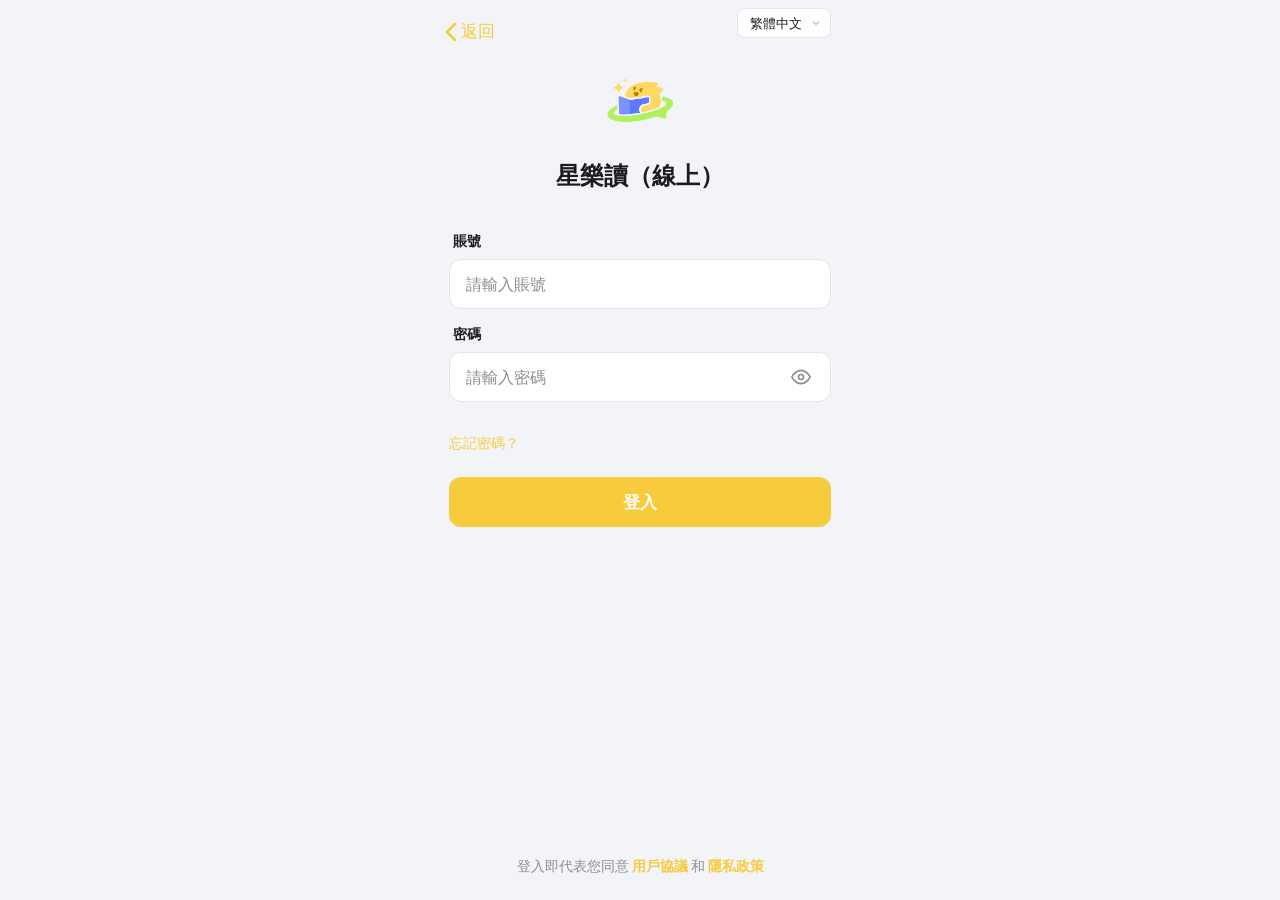
<file: ipadv-student-login-online.html>
<!-- Generated by Trae Work -->
<!DOCTYPE html>
<html lang="zh-TW">
<head>
<meta charset="UTF-8">
<meta name="viewport" content="width=device-width, initial-scale=1.0, maximum-scale=1.0, user-scalable=no">
<title>星樂讀（線上） - 登入</title>
<style>
  @font-face {
    font-family: 'Outfit';
    src: url('./_shared/fonts/Outfit-Regular.ttf') format('truetype');
    font-weight: 400;
    font-display: swap;
  }
  @font-face {
    font-family: 'Outfit';
    src: url('./_shared/fonts/Outfit-Bold.ttf') format('truetype');
    font-weight: 700;
    font-display: swap;
  }

  :root {
    --bg: #F2F4F8;
    --surface: #FFFFFF;
    --ink: #1C1C1E;
    --muted: #8E8E93;
    --rule: #E5E5EA;
    --accent: #F8CB3E;
    --accent2: #34C759;
    --danger: #FF3B30;
    --warning: #FF9500;
  }

  * {
    margin: 0;
    padding: 0;
    box-sizing: border-box;
    -webkit-tap-highlight-color: transparent;
    font-family: 'Outfit', -apple-system, BlinkMacSystemFont, 'Segoe UI', Roboto, sans-serif;
  }

  html, body {
    height: 100%;
    background: var(--bg);
    color: var(--ink);
    overflow: hidden;
  }

  .app-container {
    width: 100%;
    max-width: 430px;
    height: 100vh;
    margin: 0 auto;
    background: var(--bg);
    position: relative;
    overflow: hidden;
  }

  .page {
    position: absolute;
    top: 0;
    left: 0;
    width: 100%;
    height: 100%;
    overflow-y: auto;
    overflow-x: hidden;
    -webkit-overflow-scrolling: touch;
    background: var(--bg);
    display: none;
    flex-direction: column;
    padding: 0 24px;
  }

  .page.active {
    display: flex;
  }

  /* iOS style page transition */
  .page.slide-in-right {
    animation: slideInRight 0.35s cubic-bezier(0.32, 0.72, 0, 1) forwards;
  }
  .page.slide-out-right {
    animation: slideOutRight 0.35s cubic-bezier(0.32, 0.72, 0, 1) forwards;
  }
  .page.slide-in-left {
    animation: slideInLeft 0.35s cubic-bezier(0.32, 0.72, 0, 1) forwards;
  }
  .page.slide-out-left {
    animation: slideOutLeft 0.35s cubic-bezier(0.32, 0.72, 0, 1) forwards;
  }

  @keyframes slideInRight {
    from { transform: translateX(100%); }
    to { transform: translateX(0); }
  }
  @keyframes slideOutRight {
    from { transform: translateX(0); }
    to { transform: translateX(100%); }
  }
  @keyframes slideInLeft {
    from { transform: translateX(-40%); opacity: 0.8; }
    to { transform: translateX(0); opacity: 1; }
  }
  @keyframes slideOutLeft {
    from { transform: translateX(0); opacity: 1; }
    to { transform: translateX(-40%); opacity: 0.8; }
  }

  /* Navigation Bar */
  .nav-bar {
    display: flex;
    align-items: center;
    justify-content: center;
    height: 44px;
    position: relative;
    flex-shrink: 0;
    margin-top: env(safe-area-inset-top, 0);
  }

  .nav-bar .back-btn {
    position: absolute;
    left: 0;
    top: 50%;
    transform: translateY(-50%);
    background: none;
    border: none;
    color: var(--accent);
    font-size: 17px;
    cursor: pointer;
    display: flex;
    align-items: center;
    gap: 2px;
    padding: 4px 0;
  }

  .nav-bar .nav-title {
    font-size: 17px;
    font-weight: 600;
    color: var(--ink);
  }

  /* Language Selector */
  .lang-selector {
    position: absolute;
    top: calc(env(safe-area-inset-top, 0) + 8px);
    right: 24px;
    z-index: 10;
  }

  .lang-selector select {
    appearance: none;
    -webkit-appearance: none;
    background: var(--surface);
    border: 1px solid var(--rule);
    border-radius: 8px;
    padding: 6px 28px 6px 12px;
    font-size: 13px;
    color: var(--ink);
    cursor: pointer;
    outline: none;
    background-image: url("data:image/svg+xml,%3Csvg xmlns='http://www.w3.org/2000/svg' width='12' height='12' viewBox='0 0 24 24' fill='none' stroke='%238E8E93' stroke-width='2'%3E%3Cpath d='M6 9l6 6 6-6'/%3E%3C/svg%3E");
    background-repeat: no-repeat;
    background-position: right 8px center;
  }

  /* Logo Section */
  .logo-section {
    display: flex;
    flex-direction: column;
    align-items: center;
    margin-top: 60px;
    margin-bottom: 40px;
  }

  .logo-icon {
    width: 80px;
    height: 80px;
    display: flex;
    align-items: center;
    justify-content: center;
    margin-bottom: 20px;
  }

  .logo-icon img {
    width: 80px;
    height: 80px;
    object-fit: contain;
  }

  .app-name {
    font-size: 24px;
    font-weight: 700;
    color: var(--ink);
  }

  /* Login Tabs */
  .login-tabs {
    display: flex;
    background: var(--surface);
    border-radius: 12px;
    padding: 4px;
    margin: 0 24px 24px;
    border: 1px solid var(--rule);
  }

  .login-tab {
    flex: 1;
    height: 40px;
    border-radius: 10px;
    border: none;
    background: none;
    font-size: 15px;
    font-weight: 600;
    color: var(--muted);
    cursor: pointer;
    transition: all 0.2s;
  }

  .login-tab.active {
    background: var(--accent);
    color: white;
  }

  /* Form Styles */
  .form-container {
    flex: 1;
    display: flex;
    flex-direction: column;
  }

  .input-group {
    margin-bottom: 16px;
  }

  .input-label {
    display: block;
    font-size: 14px;
    font-weight: 600;
    color: var(--ink);
    margin-bottom: 8px;
    padding-left: 4px;
  }

  .input-field {
    width: 100%;
    height: 50px;
    background: var(--surface);
    border: 1px solid var(--rule);
    border-radius: 12px;
    padding: 0 16px;
    font-size: 16px;
    color: var(--ink);
    outline: none;
    transition: border-color 0.2s, box-shadow 0.2s;
  }

  .input-field:focus {
    border-color: var(--accent);
    box-shadow: 0 0 0 3px rgba(248, 203, 62, 0.15);
  }

  .input-field::placeholder {
    color: var(--muted);
  }

  .input-wrapper {
    position: relative;
  }

  .input-wrapper .input-field {
    padding-right: 50px;
  }

  .input-icon {
    position: absolute;
    right: 16px;
    top: 50%;
    transform: translateY(-50%);
    color: var(--muted);
    cursor: pointer;
  }

  .toggle-password {
    background: none;
    border: none;
    padding: 4px;
    cursor: pointer;
    color: var(--muted);
    display: flex;
    align-items: center;
    justify-content: center;
  }

  /* Button Styles */
  .btn {
    width: 100%;
    height: 50px;
    border-radius: 12px;
    border: none;
    font-size: 17px;
    font-weight: 600;
    cursor: pointer;
    transition: all 0.2s;
    display: flex;
    align-items: center;
    justify-content: center;
    gap: 8px;
  }

  .btn-primary {
    background: var(--accent);
    color: white;
  }

  .btn-primary:active {
    background: #0051D5;
    transform: scale(0.98);
  }

  .btn-primary:disabled {
    background: var(--rule);
    color: var(--muted);
    cursor: not-allowed;
  }

  .btn-secondary {
    background: var(--surface);
    color: var(--accent);
    border: 1px solid var(--rule);
  }

  .btn-secondary:active {
    background: var(--bg);
  }

  .btn-text {
    background: none;
    color: var(--accent);
    font-size: 15px;
    height: auto;
    padding: 8px 0;
  }

  .btn-danger {
    background: var(--danger);
    color: white;
  }

  .btn-danger:active {
    background: #D70015;
  }

  /* Link Styles */
  .link-row {
    display: flex;
    justify-content: space-between;
    align-items: center;
    margin-top: 16px;
    margin-bottom: 24px;
  }

  .link-row-single {
    display: flex;
    justify-content: flex-end;
    align-items: center;
    margin-top: 16px;
    margin-bottom: 24px;
  }

  .link-text {
    color: var(--accent);
    font-size: 14px;
    text-decoration: none;
    cursor: pointer;
    background: none;
    border: none;
    padding: 0;
  }

  .link-text:active {
    opacity: 0.6;
  }

  /* Bottom Section */
  .bottom-section {
    margin-top: auto;
    padding-bottom: calc(24px + env(safe-area-inset-bottom, 0));
    text-align: center;
  }

  .bottom-text {
    font-size: 14px;
    color: var(--muted);
  }

  .bottom-text .link-text {
    font-weight: 600;
  }

  /* Agreement Checkbox */
  .agreement-row {
    display: flex;
    align-items: flex-start;
    gap: 8px;
    margin-bottom: 20px;
    margin-top: 8px;
  }

  .agreement-row input[type="checkbox"] {
    width: 18px;
    height: 18px;
    margin-top: 2px;
    accent-color: var(--accent);
    cursor: pointer;
  }

  .agreement-text {
    font-size: 13px;
    color: var(--muted);
    line-height: 1.5;
  }

  .agreement-text a {
    color: var(--accent);
    text-decoration: none;
  }

  /* Verification Code Input */
  .code-input-row {
    display: flex;
    gap: 12px;
    margin-bottom: 16px;
  }

  .code-input-row .input-field {
    flex: 1;
  }

  .btn-code {
    width: 120px;
    height: 50px;
    border-radius: 12px;
    background: var(--surface);
    color: var(--accent);
    border: 1px solid var(--accent);
    font-size: 14px;
    font-weight: 600;
    cursor: pointer;
    white-space: nowrap;
    transition: all 0.2s;
  }

  .btn-code:disabled {
    border-color: var(--rule);
    color: var(--muted);
    cursor: not-allowed;
  }

  .btn-code:active:not(:disabled) {
    background: rgba(248, 203, 62, 0.05);
  }

  /* Steps Indicator */
  .steps-indicator {
    display: flex;
    justify-content: center;
    gap: 8px;
    margin: 24px 0;
  }

  .step-dot {
    width: 8px;
    height: 8px;
    border-radius: 50%;
    background: var(--rule);
    transition: all 0.3s;
  }

  .step-dot.active {
    background: var(--accent);
    width: 24px;
    border-radius: 4px;
  }

  /* Success State */
  .success-icon {
    width: 80px;
    height: 80px;
    background: var(--accent2);
    border-radius: 50%;
    display: flex;
    align-items: center;
    justify-content: center;
    margin: 40px auto 24px;
  }

  .success-icon svg {
    width: 40px;
    height: 40px;
    fill: white;
  }

  .success-title {
    font-size: 22px;
    font-weight: 700;
    text-align: center;
    margin-bottom: 8px;
  }

  .success-desc {
    font-size: 15px;
    color: var(--muted);
    text-align: center;
    margin-bottom: 32px;
    line-height: 1.5;
  }

  /* Toast */
  .toast {
    position: fixed;
    top: 50%;
    left: 50%;
    transform: translate(-50%, -50%) scale(0.9);
    background: rgba(0, 0, 0, 0.8);
    color: white;
    padding: 12px 24px;
    border-radius: 8px;
    font-size: 14px;
    z-index: 1000;
    opacity: 0;
    pointer-events: none;
    transition: all 0.3s;
    white-space: nowrap;
  }

  .toast.show {
    opacity: 1;
    transform: translate(-50%, -50%) scale(1);
  }

  /* Modal */
  .modal-overlay {
    position: fixed;
    top: 0;
    left: 0;
    width: 100%;
    height: 100%;
    background: rgba(0, 0, 0, 0.5);
    display: none;
    align-items: center;
    justify-content: center;
    z-index: 1000;
    padding: 24px;
  }

  .modal-overlay.show {
    display: flex;
  }

  .modal {
    background: var(--surface);
    border-radius: 20px;
    width: 100%;
    max-width: 320px;
    padding: 24px;
    position: relative;
    animation: modalIn 0.25s ease-out;
  }

  @keyframes modalIn {
    from { opacity: 0; transform: scale(0.92); }
    to { opacity: 1; transform: scale(1); }
  }

  .modal-close {
    position: absolute;
    top: 16px;
    right: 16px;
    background: none;
    border: none;
    cursor: pointer;
    color: var(--muted);
    padding: 4px;
    display: flex;
    align-items: center;
    justify-content: center;
  }

  .modal-close svg {
    width: 20px;
    height: 20px;
  }

  .modal-icon {
    width: 56px;
    height: 56px;
    background: rgba(248, 203, 62, 0.12);
    border-radius: 50%;
    display: flex;
    align-items: center;
    justify-content: center;
    margin: 8px auto 16px;
  }

  .modal-icon svg {
    width: 28px;
    height: 28px;
    stroke: var(--accent);
    stroke-width: 2;
    fill: none;
  }

  .modal-title {
    font-size: 18px;
    font-weight: 700;
    text-align: center;
    margin-bottom: 8px;
    color: var(--ink);
  }

  .modal-text {
    font-size: 14px;
    color: var(--muted);
    text-align: center;
    line-height: 1.6;
    margin-bottom: 24px;
  }

  /* Role Selection */
  .role-grid {
    display: grid;
    grid-template-columns: 1fr 1fr;
    gap: 12px;
    margin-bottom: 24px;
  }

  .role-card {
    background: var(--surface);
    border: 2px solid var(--rule);
    border-radius: 16px;
    padding: 24px 16px;
    text-align: center;
    cursor: pointer;
    transition: all 0.2s;
  }

  .role-card.selected {
    border-color: var(--accent);
    background: rgba(248, 203, 62, 0.05);
  }

  .role-card:active {
    transform: scale(0.98);
  }

  .role-icon {
    width: 48px;
    height: 48px;
    background: var(--bg);
    border-radius: 14px;
    display: flex;
    align-items: center;
    justify-content: center;
    margin: 0 auto 12px;
  }

  .role-icon svg {
    width: 24px;
    height: 24px;
    fill: var(--accent);
  }

  .role-name {
    font-size: 15px;
    font-weight: 600;
    color: var(--ink);
    margin-bottom: 4px;
  }

  .role-desc {
    font-size: 12px;
    color: var(--muted);
  }

  /* Progress Bar */
  .progress-bar {
    width: 100%;
    height: 4px;
    background: var(--rule);
    border-radius: 2px;
    margin-bottom: 24px;
    overflow: hidden;
  }

  .progress-fill {
    height: 100%;
    background: var(--accent);
    border-radius: 2px;
    transition: width 0.3s ease;
  }

  /* School Search */
  .school-list {
    background: var(--surface);
    border-radius: 12px;
    border: 1px solid var(--rule);
    overflow: hidden;
    margin-bottom: 16px;
  }

  .school-item {
    padding: 14px 16px;
    border-bottom: 1px solid var(--rule);
    cursor: pointer;
    display: flex;
    align-items: center;
    justify-content: space-between;
    transition: background 0.2s;
  }

  .school-item:last-child {
    border-bottom: none;
  }

  .school-item:active,
  .school-item.selected {
    background: rgba(248, 203, 62, 0.05);
  }

  .school-item.selected .check-icon {
    display: block;
  }

  .school-name {
    font-size: 15px;
    color: var(--ink);
  }

  .check-icon {
    display: none;
    color: var(--accent);
  }

  /* Shake animation for error */
  @keyframes shake {
    0%, 100% { transform: translateX(0); }
    20% { transform: translateX(-8px); }
    40% { transform: translateX(8px); }
    60% { transform: translateX(-4px); }
    80% { transform: translateX(4px); }
  }

  .shake {
    animation: shake 0.4s ease-in-out;
  }

  /* Loading spinner */
  @keyframes spin {
    to { transform: rotate(360deg); }
  }

  .spinner {
    width: 20px;
    height: 20px;
    border: 2px solid rgba(255,255,255,0.3);
    border-top-color: white;
    border-radius: 50%;
    animation: spin 0.8s linear infinite;
  }

  .btn-primary .spinner {
    border-color: rgba(255,255,255,0.3);
    border-top-color: white;
  }

  /* Hide scrollbar but keep functionality */
  .page::-webkit-scrollbar {
    display: none;
  }
  .page {
    -ms-overflow-style: none;
    scrollbar-width: none;
  }

  /* Subtitle */
  .page-subtitle {
    font-size: 15px;
    color: var(--muted);
    text-align: center;
    margin-bottom: 24px;
    line-height: 1.5;
  }

  /* Section title */
  .section-title {
    font-size: 20px;
    font-weight: 700;
    text-align: center;
    margin-bottom: 8px;
    margin-top: 16px;
  }

  /* Helper text */
  .helper-text {
    font-size: 13px;
    color: var(--muted);
    margin-top: 8px;
    margin-bottom: 16px;
    line-height: 1.5;
  }

  /* Form section spacing */
  .form-section {
    margin-bottom: 20px;
  }

  .hidden {
    display: none !important;
  }

  /* Back to Index Button */
  .back-to-index {
    position: absolute;
    top: calc(env(safe-area-inset-top, 0) + 12px);
    left: 16px;
    z-index: 20;
    background: none;
    border: none;
    color: var(--accent);
    font-size: 17px;
    cursor: pointer;
    display: flex;
    align-items: center;
    gap: 4px;
    padding: 8px 4px;
    text-decoration: none;
  }
  .back-to-index svg {
    width: 12px;
    height: 20px;
  }
</style>
<link rel="stylesheet" href="./frame-mode.css">
</head>
<body>

<div class="app-container">

  <!-- Back to Index -->
  <a href="./index.html" class="back-to-index">
    <svg viewBox="0 0 12 20" fill="none" stroke="currentColor" stroke-width="2.5" stroke-linecap="round" stroke-linejoin="round"><path d="M10 2L2 10l8 8"/></svg>
    <span>返回</span>
  </a>

  <!-- Language Selector -->
  <div class="lang-selector">
    <select id="lang-select" onchange="switchLanguage(this.value)">
      <option value="zh-TW">繁體中文</option>
      <option value="zh-CN">简体中文</option>
      <option value="en">English</option>
    </select>
  </div>

  <!-- ==================== 登录页面 ==================== -->
  <div class="page active" id="page-login">
    <div class="logo-section">
      <div class="logo-icon">
        <img src="student-logo.png" alt="Logo">
      </div>
      <div class="app-name" data-i18n="appName">APP名稱</div>
    </div>

    <div class="form-container">
      <div id="login-password-form">
        <div class="input-group">
          <label class="input-label" data-i18n="labelEmail">賬號</label>
          <input type="email" class="input-field" id="login-email" data-i18n-placeholder="placeholderEmail">
        </div>

        <div class="input-group">
          <label class="input-label" data-i18n="labelPassword">密碼</label>
          <div class="input-wrapper">
            <input type="password" class="input-field" id="login-password" data-i18n-placeholder="placeholderPassword">
            <span class="input-icon">
              <button class="toggle-password" onclick="togglePassword('login-password', this)">
                <svg width="20" height="20" viewBox="0 0 24 24" fill="none" stroke="currentColor" stroke-width="2"><path d="M1 12s4-8 11-8 11 8 11 8-4 8-11 8-11-8-11-8z"/><circle cx="12" cy="12" r="3"/></svg>
              </button>
            </span>
          </div>
        </div>
      </div>

      <div class="link-row" id="login-link-row">
        <button class="link-text" id="link-forgot" onclick="showForgotModal()" data-i18n="linkForgot">忘記密碼？</button>
      </div>

      <button class="btn btn-primary" id="login-btn" onclick="handleLogin()" data-i18n="btnLogin">登入</button>
    </div>

    <div class="bottom-section">
      <p class="bottom-text"><span data-i18n="textAgreement">登入即代表您同意</span> <a href="#" class="link-text" data-i18n="linkTerms">用戶協議</a> <span data-i18n="textAnd">和</span> <a href="#" class="link-text" data-i18n="linkPrivacy">隱私政策</a></p>
    </div>
  </div>

  <!-- ==================== 注册 - 填写信息 ==================== -->
  <div class="page" id="page-register-info">
    <div class="nav-bar">
      <button class="back-btn" onclick="goBack()">
        <svg width="20" height="20" viewBox="0 0 24 24" fill="none" stroke="currentColor" stroke-width="2.5"><path d="M15 18l-6-6 6-6"/></svg>
        <span data-i18n="btnBack">返回</span>
      </button>
      <span class="nav-title" data-i18n="titleFillInfo">填寫信息</span>
    </div>

    <div class="progress-bar">
      <div class="progress-fill" style="width: 33%"></div>
    </div>

    <h2 class="section-title" data-i18n="titleCompleteInfo">完善個人信息</h2>
    <p class="page-subtitle" data-i18n="subtitleFillInfo">請填寫您的基本信息</p>

    <div class="form-container">
      <div class="input-group">
        <label class="input-label" data-i18n="labelRealName">真實姓名</label>
        <input type="text" class="input-field" id="reg-name" data-i18n-placeholder="placeholderRealName">
      </div>

      <div class="input-group">
        <label class="input-label" data-i18n="labelEmail">賬號</label>
        <input type="email" class="input-field" id="reg-email" data-i18n-placeholder="placeholderEmail">
      </div>

      <div class="input-group">
        <label class="input-label" data-i18n="labelCode">驗證碼</label>
        <div class="code-input-row">
          <input type="tel" class="input-field" id="reg-code" maxlength="6" data-i18n-placeholder="placeholderCode">
          <button class="btn-code" id="send-code-btn" onclick="sendCode()" data-i18n="btnGetCode">獲取驗證碼</button>
        </div>
      </div>

      <div class="input-group">
        <label class="input-label" data-i18n="labelSetPassword">設置密碼</label>
        <div class="input-wrapper">
          <input type="password" class="input-field" id="reg-password" data-i18n-placeholder="placeholderSetPassword">
          <span class="input-icon">
            <button class="toggle-password" onclick="togglePassword('reg-password', this)">
              <svg width="20" height="20" viewBox="0 0 24 24" fill="none" stroke="currentColor" stroke-width="2"><path d="M1 12s4-8 11-8 11 8 11 8-4 8-11 8-11-8-11-8z"/><circle cx="12" cy="12" r="3"/></svg>
            </button>
          </span>
        </div>
      </div>

      <div class="input-group">
        <label class="input-label" data-i18n="labelConfirmPassword">確認密碼</label>
        <div class="input-wrapper">
          <input type="password" class="input-field" id="reg-password-confirm" data-i18n-placeholder="placeholderConfirmPassword">
          <span class="input-icon">
            <button class="toggle-password" onclick="togglePassword('reg-password-confirm', this)">
              <svg width="20" height="20" viewBox="0 0 24 24" fill="none" stroke="currentColor" stroke-width="2"><path d="M1 12s4-8 11-8 11 8 11 8-4 8-11 8-11-8-11-8z"/><circle cx="12" cy="12" r="3"/></svg>
            </button>
          </span>
        </div>
      </div>

      <div class="agreement-row">
        <input type="checkbox" id="agreement" onchange="toggleRegisterBtn()">
        <label for="agreement" class="agreement-text"><span data-i18n="textAgree">我已閱讀並同意</span> <a href="#" data-i18n="linkTerms">用戶協議</a> <span data-i18n="textAnd">和</span> <a href="#" data-i18n="linkPrivacy">隱私政策</a></label>
      </div>

      <button class="btn btn-primary" id="register-btn" onclick="handleRegister()" disabled data-i18n="btnRegister">註冊</button>
    </div>
  </div>

  <!-- ==================== 注册 - 选择学校 ==================== -->
  <div class="page" id="page-register-school">
    <div class="nav-bar">
      <button class="back-btn" onclick="goBack()">
        <svg width="20" height="20" viewBox="0 0 24 24" fill="none" stroke="currentColor" stroke-width="2.5"><path d="M15 18l-6-6 6-6"/></svg>
        <span data-i18n="btnBack">返回</span>
      </button>
      <span class="nav-title" data-i18n="titleSelectSchool">選擇學校</span>
    </div>

    <div class="progress-bar">
      <div class="progress-fill" style="width: 66%"></div>
    </div>

    <h2 class="section-title" data-i18n="titleYourSchool">選擇您的學校</h2>
    <p class="page-subtitle" data-i18n="subtitleSelectSchool">選擇您所在的學校以完成註冊</p>

    <div class="input-group">
      <input type="text" class="input-field" id="school-search" oninput="filterSchools()" data-i18n-placeholder="placeholderSearchSchool">
    </div>

    <div class="school-list" id="school-list">
      <div class="school-item" onclick="selectSchool(this)">
        <span class="school-name">北京市第一實驗小學</span>
        <span class="check-icon"><svg width="18" height="18" viewBox="0 0 24 24" fill="none" stroke="currentColor" stroke-width="3"><path d="M20 6L9 17l-5-5"/></svg></span>
      </div>
      <div class="school-item" onclick="selectSchool(this)">
        <span class="school-name">北京市第二中學</span>
        <span class="check-icon"><svg width="18" height="18" viewBox="0 0 24 24" fill="none" stroke="currentColor" stroke-width="3"><path d="M20 6L9 17l-5-5"/></svg></span>
      </div>
      <div class="school-item" onclick="selectSchool(this)">
        <span class="school-name">北京市第四中學</span>
        <span class="check-icon"><svg width="18" height="18" viewBox="0 0 24 24" fill="none" stroke="currentColor" stroke-width="3"><path d="M20 6L9 17l-5-5"/></svg></span>
      </div>
      <div class="school-item" onclick="selectSchool(this)">
        <span class="school-name">北京師範大學附屬中學</span>
        <span class="check-icon"><svg width="18" height="18" viewBox="0 0 24 24" fill="none" stroke="currentColor" stroke-width="3"><path d="M20 6L9 17l-5-5"/></svg></span>
      </div>
      <div class="school-item" onclick="selectSchool(this)">
        <span class="school-name">北京市第八十中學</span>
        <span class="check-icon"><svg width="18" height="18" viewBox="0 0 24 24" fill="none" stroke="currentColor" stroke-width="3"><path d="M20 6L9 17l-5-5"/></svg></span>
      </div>
      <div class="school-item" onclick="selectSchool(this)">
        <span class="school-name">北京市十一學校</span>
        <span class="check-icon"><svg width="18" height="18" viewBox="0 0 24 24" fill="none" stroke="currentColor" stroke-width="3"><path d="M20 6L9 17l-5-5"/></svg></span>
      </div>
    </div>

    <button class="btn btn-primary" id="school-next-btn" onclick="goToPage('page-register-success')" disabled data-i18n="btnNext">下一步</button>
  </div>

  <!-- ==================== 注册成功 ==================== -->
  <div class="page" id="page-register-success">
    <div class="nav-bar">
      <span class="nav-title" data-i18n="titleRegisterSuccess">註冊成功</span>
    </div>

    <div class="success-icon">
      <svg viewBox="0 0 24 24"><path d="M9 16.17L4.83 12l-1.42 1.41L9 19 21 7l-1.41-1.41z"/></svg>
    </div>

    <h2 class="success-title" data-i18n="textRegisterSuccess">註冊成功！</h2>
    <p class="success-desc" data-i18n="descRegisterSuccess">歡迎加入APP名稱<br>您的帳號已創建成功</p>

    <button class="btn btn-primary" onclick="goToPage('page-login')" data-i18n="btnLoginNow">立即登入</button>
  </div>

  <!-- ==================== 忘记密码 - 验证邮箱 ==================== -->
  <div class="page" id="page-forgot">
    <div class="nav-bar">
      <button class="back-btn" onclick="goBack()">
        <svg width="20" height="20" viewBox="0 0 24 24" fill="none" stroke="currentColor" stroke-width="2.5"><path d="M15 18l-6-6 6-6"/></svg>
        <span data-i18n="btnBack">返回</span>
      </button>
      <span class="nav-title" data-i18n="titleForgotPassword">忘記密碼</span>
    </div>

    <div class="steps-indicator">
      <div class="step-dot active"></div>
      <div class="step-dot"></div>
      <div class="step-dot"></div>
    </div>

    <h2 class="section-title" data-i18n="titleVerifyEmail">驗證電子郵件</h2>
    <p class="page-subtitle" data-i18n="subtitleVerifyEmail">請輸入您註冊時使用的電子郵件地址</p>

    <div class="form-container">
      <div class="input-group">
        <label class="input-label" data-i18n="labelEmail">賬號</label>
        <input type="email" class="input-field" id="forgot-email" data-i18n-placeholder="placeholderEmail">
      </div>

      <div class="input-group">
        <label class="input-label" data-i18n="labelCode">驗證碼</label>
        <div class="code-input-row">
          <input type="tel" class="input-field" id="forgot-code" maxlength="6" data-i18n-placeholder="placeholderCode">
          <button class="btn-code" id="forgot-send-btn" onclick="sendForgotCode()" data-i18n="btnGetCode">獲取驗證碼</button>
        </div>
      </div>

      <button class="btn btn-primary" onclick="goToPage('page-reset-password')" data-i18n="btnNext">下一步</button>
    </div>
  </div>

  <!-- ==================== 忘记密码 - 重置密码 ==================== -->
  <div class="page" id="page-reset-password">
    <div class="nav-bar">
      <button class="back-btn" onclick="goBack()">
        <svg width="20" height="20" viewBox="0 0 24 24" fill="none" stroke="currentColor" stroke-width="2.5"><path d="M15 18l-6-6 6-6"/></svg>
        <span data-i18n="btnBack">返回</span>
      </button>
      <span class="nav-title" data-i18n="titleResetPassword">重置密碼</span>
    </div>

    <div class="steps-indicator">
      <div class="step-dot"></div>
      <div class="step-dot active"></div>
      <div class="step-dot"></div>
    </div>

    <h2 class="section-title" data-i18n="titleSetNewPassword">設置新密碼</h2>
    <p class="page-subtitle" data-i18n="subtitleSetPassword">請設置您的新密碼</p>

    <div class="form-container">
      <div class="input-group">
        <label class="input-label" data-i18n="labelNewPassword">新密碼</label>
        <div class="input-wrapper">
          <input type="password" class="input-field" id="new-password" data-i18n-placeholder="placeholderNewPassword">
          <span class="input-icon">
            <button class="toggle-password" onclick="togglePassword('new-password', this)">
              <svg width="20" height="20" viewBox="0 0 24 24" fill="none" stroke="currentColor" stroke-width="2"><path d="M1 12s4-8 11-8 11 8 11 8-4 8-11 8-11-8-11-8z"/><circle cx="12" cy="12" r="3"/></svg>
            </button>
          </span>
        </div>
      </div>

      <div class="input-group">
        <label class="input-label" data-i18n="labelConfirmNewPassword">確認新密碼</label>
        <div class="input-wrapper">
          <input type="password" class="input-field" id="new-password-confirm" data-i18n-placeholder="placeholderConfirmNewPassword">
          <span class="input-icon">
            <button class="toggle-password" onclick="togglePassword('new-password-confirm', this)">
              <svg width="20" height="20" viewBox="0 0 24 24" fill="none" stroke="currentColor" stroke-width="2"><path d="M1 12s4-8 11-8 11 8 11 8-4 8-11 8-11-8-11-8z"/><circle cx="12" cy="12" r="3"/></svg>
            </button>
          </span>
        </div>
      </div>

      <p class="helper-text" data-i18n="helperPassword">密碼需包含字母和數字，長度6-20位</p>

      <button class="btn btn-primary" onclick="handleResetPassword()" data-i18n="btnConfirmReset">確認重置</button>
    </div>
  </div>

  <!-- ==================== 忘记密码 - 重置成功 ==================== -->
  <div class="page" id="page-reset-success">
    <div class="nav-bar">
      <span class="nav-title" data-i18n="titleResetSuccess">重置成功</span>
    </div>

    <div class="success-icon">
      <svg viewBox="0 0 24 24"><path d="M9 16.17L4.83 12l-1.42 1.41L9 19 21 7l-1.41-1.41z"/></svg>
    </div>

    <h2 class="success-title" data-i18n="textResetSuccess">密碼重置成功！</h2>
    <p class="success-desc" data-i18n="descResetSuccess">您的密碼已成功重置<br>請使用新密碼登入</p>

    <button class="btn btn-primary" onclick="goToPage('page-login')" data-i18n="btnBackToLogin">返回登入</button>
  </div>

</div>

<!-- Forgot Password Modal -->
<div class="modal-overlay" id="forgot-modal">
  <div class="modal">
    <button class="modal-close" onclick="closeForgotModal()">
      <svg viewBox="0 0 24 24" fill="none" stroke="currentColor" stroke-width="2.5"><path d="M18 6L6 18M6 6l12 12"/></svg>
    </button>
    <div class="modal-icon">
      <svg viewBox="0 0 24 24" fill="none" stroke="currentColor" stroke-width="2"><circle cx="12" cy="12" r="10"/><path d="M12 16v-4"/><path d="M12 8h.01"/></svg>
    </div>
    <div class="modal-title" data-i18n="titleForgotHint">提示</div>
    <div class="modal-text" data-i18n="textForgotHint">請聯繫班主任重置密碼</div>
    <button class="btn btn-primary" onclick="closeForgotModal()" data-i18n="btnIKnow">我知道了</button>
  </div>
</div>

<!-- Toast -->
<div class="toast" id="toast"></div>

<script>
// ==================== 多语言支持 ====================
const i18n = {
  'zh-TW': {
    appName: '星樂讀（線上）',
    labelEmail: '賬號',
    labelPassword: '密碼',
    labelCode: '驗證碼',
    labelRealName: '真實姓名',
    labelSetPassword: '設置密碼',
    labelConfirmPassword: '確認密碼',
    labelNewPassword: '新密碼',
    labelConfirmNewPassword: '確認新密碼',
    placeholderEmail: '請輸入賬號',
    placeholderPassword: '請輸入密碼',
    placeholderCode: '請輸入驗證碼',
    placeholderRealName: '請輸入真實姓名',
    placeholderSetPassword: '請設置6-20位密碼',
    placeholderConfirmPassword: '請再次輸入密碼',
    placeholderNewPassword: '請設置6-20位新密碼',
    placeholderConfirmNewPassword: '請再次輸入新密碼',
    placeholderSearchSchool: '搜索學校名稱',
    btnGetCode: '獲取驗證碼',
    btnLogin: '登入',
    btnRegister: '註冊',
    btnNext: '下一步',
    btnBack: '返回',
    btnLoginNow: '立即登入',
    btnConfirmReset: '確認重置',
    btnBackToLogin: '返回登入',
    linkForgot: '忘記密碼？',
    linkRegister: '註冊帳號',
    linkTerms: '用戶協議',
    linkPrivacy: '隱私政策',
    titleForgotHint: '提示',
    textForgotHint: '請聯繫班主任重置密碼',
    btnIKnow: '我知道了',
    textAgreement: '登入即代表您同意',
    textAnd: '和',
    textAgree: '我已閱讀並同意',
    titleSelectRole: '選擇身份',
    titleWhoAreYou: '您是什麼身份？',
    subtitleSelectRole: '選擇您的身份以完成註冊',
    titleFillInfo: '填寫信息',
    titleCompleteInfo: '完善個人信息',
    subtitleFillInfo: '請填寫您的基本信息',
    titleSelectSchool: '選擇學校',
    titleYourSchool: '選擇您的學校',
    subtitleSelectSchool: '選擇您所在的學校以完成註冊',
    titleRegisterSuccess: '註冊成功',
    textRegisterSuccess: '註冊成功！',
    descRegisterSuccess: '歡迎加入星樂讀（線上）<br>您的帳號已創建成功',
    titleForgotPassword: '忘記密碼',
    titleVerifyEmail: '驗證電子郵件',
    subtitleVerifyEmail: '請輸入您註冊時使用的電子郵件地址',
    titleResetPassword: '重置密碼',
    titleSetNewPassword: '設置新密碼',
    subtitleSetPassword: '請設置您的新密碼',
    titleResetSuccess: '重置成功',
    textResetSuccess: '密碼重置成功！',
    descResetSuccess: '您的密碼已成功重置<br>請使用新密碼登入',
    helperPassword: '密碼需包含字母和數字，長度6-20位',
    roleTeacher: '教師',
    roleTeacherDesc: '授課教學',
    roleStudent: '學生',
    roleStudentDesc: '在線學習',
    roleParent: '家長',
    roleParentDesc: '關注成長',
    roleAdmin: '教務',
    roleAdminDesc: '管理教務',
    toastEnterEmail: '請輸入賬號',
    toastEmailInvalid: '賬號格式不正確',
    toastEnterPassword: '請輸入密碼',
    toastEnterCode: '請輸入驗證碼',
    toastEnterName: '請輸入真實姓名',
    toastSetPassword: '請設置密碼',
    toastPasswordShort: '密碼長度不能少於6位',
    toastPasswordMismatch: '兩次密碼輸入不一致',
    toastCodeSent: '驗證碼已發送至賬號',
    toastLoginSuccess: '登入成功',
    toastEnterEmailFirst: '請先輸入賬號'
  },
  'zh-CN': {
    appName: '星乐读（线上）',
    labelEmail: '账号',
    labelPassword: '密码',
    labelCode: '验证码',
    labelRealName: '真实姓名',
    labelSetPassword: '设置密码',
    labelConfirmPassword: '确认密码',
    labelNewPassword: '新密码',
    labelConfirmNewPassword: '确认新密码',
    placeholderEmail: '请输入账号',
    placeholderPassword: '请输入密码',
    placeholderCode: '请输入验证码',
    placeholderRealName: '请输入真实姓名',
    placeholderSetPassword: '请设置6-20位密码',
    placeholderConfirmPassword: '请再次输入密码',
    placeholderNewPassword: '请设置6-20位新密码',
    placeholderConfirmNewPassword: '请再次输入新密码',
    placeholderSearchSchool: '搜索学校名称',
    btnGetCode: '获取验证码',
    btnLogin: '登录',
    btnRegister: '注册',
    btnNext: '下一步',
    btnBack: '返回',
    btnLoginNow: '立即登录',
    btnConfirmReset: '确认重置',
    btnBackToLogin: '返回登录',
    linkForgot: '忘记密码？',
    linkRegister: '注册账号',
    linkTerms: '用户协议',
    linkPrivacy: '隐私政策',
    titleForgotHint: '提示',
    textForgotHint: '请联系班主任重置密码',
    btnIKnow: '我知道了',
    textAgreement: '登录即代表您同意',
    textAnd: '和',
    textAgree: '我已阅读并同意',
    titleSelectRole: '选择身份',
    titleWhoAreYou: '您是什么身份？',
    subtitleSelectRole: '选择您的身份以完成注册',
    titleFillInfo: '填写信息',
    titleCompleteInfo: '完善个人信息',
    subtitleFillInfo: '请填写您的基本信息',
    titleSelectSchool: '选择学校',
    titleYourSchool: '选择您的学校',
    subtitleSelectSchool: '选择您所在的学校以完成注册',
    titleRegisterSuccess: '注册成功',
    textRegisterSuccess: '注册成功！',
    descRegisterSuccess: '欢迎加入星乐读（线上）<br>您的账号已创建成功',
    titleForgotPassword: '忘记密码',
    titleVerifyEmail: '验证邮箱',
    subtitleVerifyEmail: '请输入您注册时使用的邮箱地址',
    titleResetPassword: '重置密码',
    titleSetNewPassword: '设置新密码',
    subtitleSetPassword: '请设置您的新密码',
    titleResetSuccess: '重置成功',
    textResetSuccess: '密码重置成功！',
    descResetSuccess: '您的密码已成功重置<br>请使用新密码登录',
    helperPassword: '密码需包含字母和数字，长度6-20位',
    roleTeacher: '教师',
    roleTeacherDesc: '授课教学',
    roleStudent: '学生',
    roleStudentDesc: '在线学习',
    roleParent: '家长',
    roleParentDesc: '关注成长',
    roleAdmin: '教务',
    roleAdminDesc: '管理教务',
    toastEnterEmail: '请输入账号',
    toastEmailInvalid: '账号格式不正确',
    toastEnterPassword: '请输入密码',
    toastEnterCode: '请输入验证码',
    toastEnterName: '请输入真实姓名',
    toastSetPassword: '请设置密码',
    toastPasswordShort: '密码长度不能少于6位',
    toastPasswordMismatch: '两次密码输入不一致',
    toastCodeSent: '验证码已发送至账号',
    toastLoginSuccess: '登录成功',
    toastEnterEmailFirst: '请先输入账号'
  },
  'en': {
    appName: 'Xing Le Du (Online)',
    labelEmail: 'Account',
    labelPassword: 'Password',
    labelCode: 'Verification Code',
    labelRealName: 'Full Name',
    labelSetPassword: 'Set Password',
    labelConfirmPassword: 'Confirm Password',
    labelNewPassword: 'New Password',
    labelConfirmNewPassword: 'Confirm New Password',
    placeholderEmail: 'Enter your account',
    placeholderPassword: 'Enter your password',
    placeholderCode: 'Enter verification code',
    placeholderRealName: 'Enter your full name',
    placeholderSetPassword: 'Set 6-20 character password',
    placeholderConfirmPassword: 'Enter password again',
    placeholderNewPassword: 'Set 6-20 character new password',
    placeholderConfirmNewPassword: 'Enter new password again',
    placeholderSearchSchool: 'Search school name',
    btnGetCode: 'Get Code',
    btnLogin: 'Login',
    btnRegister: 'Register',
    btnNext: 'Next',
    btnBack: 'Back',
    btnLoginNow: 'Login Now',
    btnConfirmReset: 'Confirm Reset',
    btnBackToLogin: 'Back to Login',
    linkForgot: 'Forgot Password?',
    linkRegister: 'Register',
    linkTerms: 'Terms of Service',
    linkPrivacy: 'Privacy Policy',
    titleForgotHint: 'Hint',
    textForgotHint: 'Please contact your class teacher to reset your password',
    btnIKnow: 'Got it',
    textAgreement: 'By logging in, you agree to',
    textAnd: 'and',
    textAgree: 'I have read and agree to',
    titleSelectRole: 'Select Role',
    titleWhoAreYou: 'What is your role?',
    subtitleSelectRole: 'Select your role to complete registration',
    titleFillInfo: 'Fill Information',
    titleCompleteInfo: 'Complete Personal Info',
    subtitleFillInfo: 'Please fill in your basic information',
    titleSelectSchool: 'Select School',
    titleYourSchool: 'Select Your School',
    subtitleSelectSchool: 'Select your school to complete registration',
    titleRegisterSuccess: 'Registration Successful',
    textRegisterSuccess: 'Registration Successful!',
    descRegisterSuccess: 'Welcome to Xing Le Du (Online)<br>Your account has been created',
    titleForgotPassword: 'Forgot Password',
    titleVerifyEmail: 'Verify Email',
    subtitleVerifyEmail: 'Please enter the email you used to register',
    titleResetPassword: 'Reset Password',
    titleSetNewPassword: 'Set New Password',
    subtitleSetPassword: 'Please set your new password',
    titleResetSuccess: 'Reset Successful',
    textResetSuccess: 'Password Reset Successful!',
    descResetSuccess: 'Your password has been reset<br>Please login with your new password',
    helperPassword: 'Password must contain letters and numbers, 6-20 characters',
    roleTeacher: 'Teacher',
    roleTeacherDesc: 'Teaching',
    roleStudent: 'Student',
    roleStudentDesc: 'Online Learning',
    roleParent: 'Parent',
    roleParentDesc: 'Track Growth',
    roleAdmin: 'Admin',
    roleAdminDesc: 'Manage Affairs',
    toastEnterEmail: 'Please enter your account',
    toastEmailInvalid: 'Invalid account format',
    toastEnterPassword: 'Please enter your password',
    toastEnterCode: 'Please enter verification code',
    toastEnterName: 'Please enter your full name',
    toastSetPassword: 'Please set a password',
    toastPasswordShort: 'Password must be at least 6 characters',
    toastPasswordMismatch: 'Passwords do not match',
    toastCodeSent: 'Verification code sent to account',
    toastLoginSuccess: 'Login successful',
    toastEnterEmailFirst: 'Please enter your account first'
  }
};

let currentLang = 'zh-TW';

function switchLanguage(lang) {
  currentLang = lang;
  const t = i18n[lang];

  // Update all text elements with data-i18n
  document.querySelectorAll('[data-i18n]').forEach(el => {
    const key = el.getAttribute('data-i18n');
    if (t[key]) {
      el.textContent = t[key];
    }
  });

  // Update placeholders
  document.querySelectorAll('[data-i18n-placeholder]').forEach(el => {
    const key = el.getAttribute('data-i18n-placeholder');
    if (t[key]) {
      el.placeholder = t[key];
    }
  });

  // Update HTML lang attribute
  document.documentElement.lang = lang;
}

// ==================== Page Navigation ====================
let pageHistory = [];
let currentPage = 'page-login';

function toggleGlobalHeader(show) {
  const backBtn = document.querySelector('.back-to-index');
  const langSelector = document.querySelector('.lang-selector');
  if (backBtn) backBtn.style.display = show ? 'flex' : 'none';
  if (langSelector) langSelector.style.display = show ? 'block' : 'none';
}

function goToPage(pageId) {
  if (pageId === currentPage) return;

  const currentEl = document.getElementById(currentPage);
  const nextEl = document.getElementById(pageId);

  pageHistory.push(currentPage);

  currentEl.classList.add('slide-out-left');
  nextEl.classList.add('active', 'slide-in-right');

  setTimeout(() => {
    currentEl.classList.remove('active', 'slide-out-left');
    nextEl.classList.remove('slide-in-right');
  }, 350);

  currentPage = pageId;
  toggleGlobalHeader(pageId === 'page-login');
}

function goBack() {
  if (pageHistory.length === 0) return;

  const prevPage = pageHistory.pop();
  const currentEl = document.getElementById(currentPage);
  const prevEl = document.getElementById(prevPage);

  currentEl.classList.add('slide-out-right');
  prevEl.classList.add('active', 'slide-in-left');

  setTimeout(() => {
    currentEl.classList.remove('active', 'slide-out-right');
    prevEl.classList.remove('slide-in-left');
  }, 350);

  currentPage = prevPage;
  toggleGlobalHeader(prevPage === 'page-login');
}

// ==================== Toast ====================
function showToast(messageKey) {
  const t = i18n[currentLang];
  const message = t[messageKey] || messageKey;
  const toast = document.getElementById('toast');
  toast.textContent = message;
  toast.classList.add('show');
  setTimeout(() => toast.classList.remove('show'), 2000);
}

// ==================== Toggle Password Visibility ====================
function togglePassword(inputId, btn) {
  const input = document.getElementById(inputId);
  const isPassword = input.type === 'password';
  input.type = isPassword ? 'text' : 'password';

  btn.innerHTML = isPassword
    ? '<svg width="20" height="20" viewBox="0 0 24 24" fill="none" stroke="currentColor" stroke-width="2"><path d="M17.94 17.94A10.07 10.07 0 0 1 12 20c-7 0-11-8-11-8a18.45 18.45 0 0 1 5.06-5.94M9.9 4.24A9.12 9.12 0 0 1 12 4c7 0 11 8 11 8a18.5 18.5 0 0 1-2.16 3.19m-6.72-1.07a3 3 0 1 1-4.24-4.24"/><line x1="1" y1="1" x2="23" y2="23"/></svg>'
    : '<svg width="20" height="20" viewBox="0 0 24 24" fill="none" stroke="currentColor" stroke-width="2"><path d="M1 12s4-8 11-8 11 8 11 8-4 8-11 8-11-8-11-8z"/><circle cx="12" cy="12" r="3"/></svg>';
}

// ==================== Email Validation ====================
function isValidEmail(email) {
  return /^[^\s@]+@[^\s@]+\.[^\s@]+$/.test(email);
}

// ==================== Login ====================
function handleLogin() {
  const email = document.getElementById('login-email').value;
  const password = document.getElementById('login-password').value;

  if (!email) {
    showToast('toastEnterEmail');
    shakeInput('login-email');
    return;
  }
  if (!isValidEmail(email)) {
    showToast('toastEmailInvalid');
    shakeInput('login-email');
    return;
  }
  if (!password) {
    showToast('toastEnterPassword');
    shakeInput('login-password');
    return;
  }

  const btn = document.getElementById('login-btn');
  btn.innerHTML = '<div class="spinner"></div>';
  btn.disabled = true;

  setTimeout(() => {
    btn.innerHTML = i18n[currentLang].btnLogin;
    btn.disabled = false;
    showToast('toastLoginSuccess');
  }, 1500);
}

// ==================== Forgot Password Modal ====================
function showForgotModal() {
  document.getElementById('forgot-modal').classList.add('show');
}

function closeForgotModal() {
  document.getElementById('forgot-modal').classList.remove('show');
}

// Close modal when clicking overlay
document.getElementById('forgot-modal').addEventListener('click', function(e) {
  if (e.target === this) {
    closeForgotModal();
  }
});

// ==================== Role Selection ====================
let selectedRole = null;

function selectRole(card, role) {
  document.querySelectorAll('.role-card').forEach(c => c.classList.remove('selected'));
  card.classList.add('selected');
  selectedRole = role;
  document.getElementById('role-next-btn').disabled = false;
}

// ==================== Send Code ====================
let codeTimer = null;

function sendCode() {
  const email = document.getElementById('reg-email').value;
  if (!email) {
    showToast('toastEnterEmailFirst');
    return;
  }
  if (!isValidEmail(email)) {
    showToast('toastEmailInvalid');
    return;
  }

  const btn = document.getElementById('send-code-btn');
  let seconds = 60;
  btn.disabled = true;

  codeTimer = setInterval(() => {
    seconds--;
    if (seconds <= 0) {
      clearInterval(codeTimer);
      btn.disabled = false;
      btn.textContent = i18n[currentLang].btnGetCode;
    } else {
      btn.textContent = seconds + 's';
    }
  }, 1000);

  showToast('toastCodeSent');
}

function sendForgotCode() {
  const email = document.getElementById('forgot-email').value;
  if (!email) {
    showToast('toastEnterEmailFirst');
    return;
  }
  if (!isValidEmail(email)) {
    showToast('toastEmailInvalid');
    return;
  }

  const btn = document.getElementById('forgot-send-btn');
  let seconds = 60;
  btn.disabled = true;

  codeTimer = setInterval(() => {
    seconds--;
    if (seconds <= 0) {
      clearInterval(codeTimer);
      btn.disabled = false;
      btn.textContent = i18n[currentLang].btnGetCode;
    } else {
      btn.textContent = seconds + 's';
    }
  }, 1000);

  showToast('toastCodeSent');
}

// ==================== Register ====================
function toggleRegisterBtn() {
  const agreed = document.getElementById('agreement').checked;
  document.getElementById('register-btn').disabled = !agreed;
}

function handleRegister() {
  const name = document.getElementById('reg-name').value;
  const email = document.getElementById('reg-email').value;
  const code = document.getElementById('reg-code').value;
  const password = document.getElementById('reg-password').value;
  const confirm = document.getElementById('reg-password-confirm').value;

  if (!name) { showToast('toastEnterName'); shakeInput('reg-name'); return; }
  if (!email) { showToast('toastEnterEmail'); shakeInput('reg-email'); return; }
  if (!isValidEmail(email)) { showToast('toastEmailInvalid'); shakeInput('reg-email'); return; }
  if (!code) { showToast('toastEnterCode'); shakeInput('reg-code'); return; }
  if (!password) { showToast('toastSetPassword'); shakeInput('reg-password'); return; }
  if (password.length < 6) { showToast('toastPasswordShort'); shakeInput('reg-password'); return; }
  if (password !== confirm) { showToast('toastPasswordMismatch'); shakeInput('reg-password-confirm'); return; }

  goToPage('page-register-school');
}

// ==================== School Selection ====================
let selectedSchool = null;

function selectSchool(item) {
  document.querySelectorAll('.school-item').forEach(i => i.classList.remove('selected'));
  item.classList.add('selected');
  selectedSchool = item.querySelector('.school-name').textContent;
  document.getElementById('school-next-btn').disabled = false;
}

function filterSchools() {
  const query = document.getElementById('school-search').value.toLowerCase();
  document.querySelectorAll('.school-item').forEach(item => {
    const name = item.querySelector('.school-name').textContent.toLowerCase();
    item.style.display = name.includes(query) ? 'flex' : 'none';
  });
}

// ==================== Reset Password ====================
function handleResetPassword() {
  const password = document.getElementById('new-password').value;
  const confirm = document.getElementById('new-password-confirm').value;

  if (!password) { showToast('toastSetPassword'); shakeInput('new-password'); return; }
  if (password.length < 6) { showToast('toastPasswordShort'); shakeInput('new-password'); return; }
  if (password !== confirm) { showToast('toastPasswordMismatch'); shakeInput('new-password-confirm'); return; }

  goToPage('page-reset-success');
}

// ==================== Shake Input ====================
function shakeInput(inputId) {
  const input = document.getElementById(inputId);
  input.classList.add('shake');
  setTimeout(() => input.classList.remove('shake'), 400);
}

// ==================== Input validation on blur ====================
document.getElementById('login-email')?.addEventListener('blur', function() {
  if (this.value && !isValidEmail(this.value)) {
    showToast('toastEmailInvalid');
  }
});

// Initialize with traditional Chinese
switchLanguage('zh-TW');
</script>
<script src="./frame-mode.js"></script>

</body>
</html>
</file>
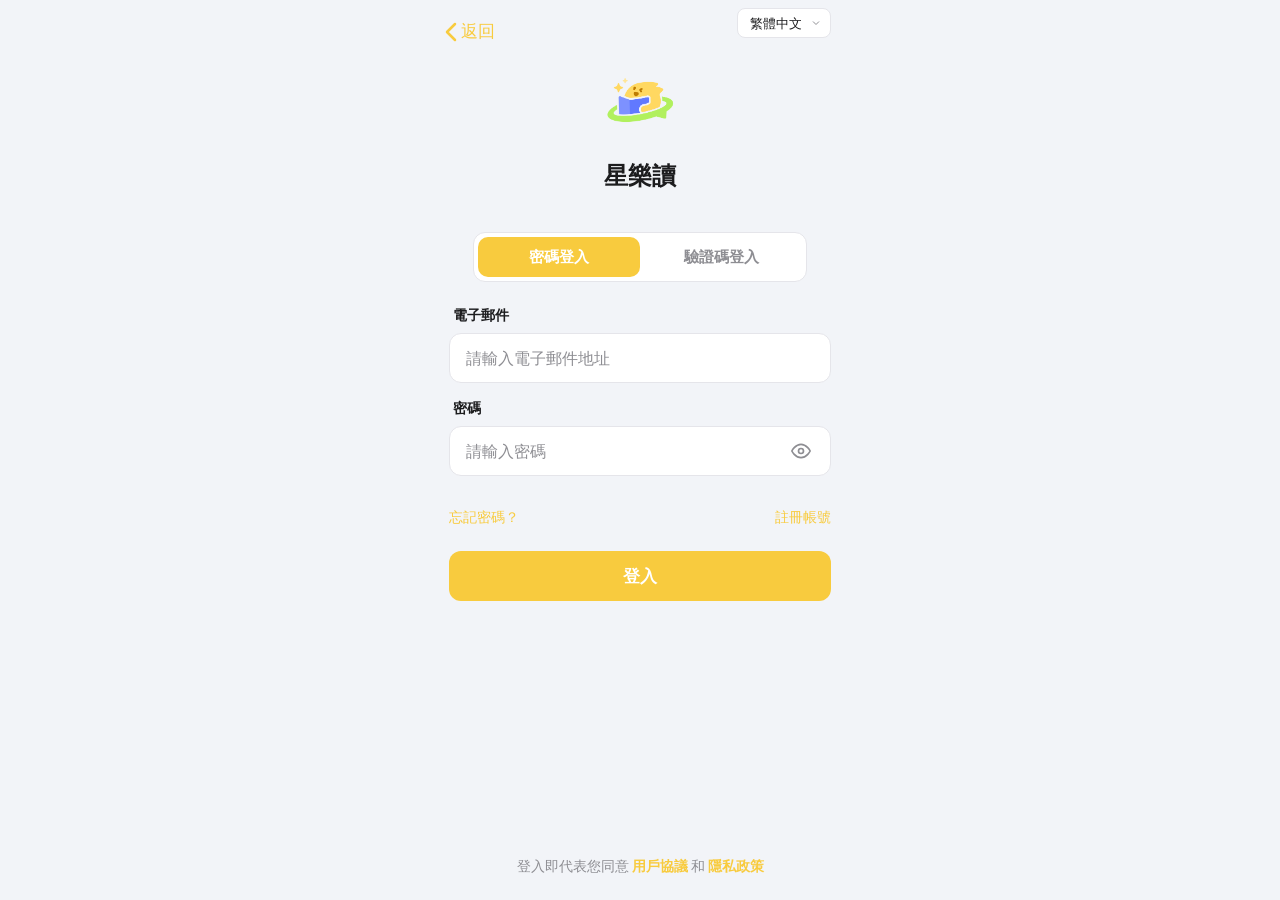
<file: ipadv-student-login.html>
<!-- Generated by Trae Work -->
<!DOCTYPE html>
<html lang="zh-TW">
<head>
<meta charset="UTF-8">
<meta name="viewport" content="width=device-width, initial-scale=1.0, maximum-scale=1.0, user-scalable=no">
<title>星樂讀 - 登入</title>
<style>
  @font-face {
    font-family: 'Outfit';
    src: url('./_shared/fonts/Outfit-Regular.ttf') format('truetype');
    font-weight: 400;
    font-display: swap;
  }
  @font-face {
    font-family: 'Outfit';
    src: url('./_shared/fonts/Outfit-Bold.ttf') format('truetype');
    font-weight: 700;
    font-display: swap;
  }

  :root {
    --bg: #F2F4F8;
    --surface: #FFFFFF;
    --ink: #1C1C1E;
    --muted: #8E8E93;
    --rule: #E5E5EA;
    --accent: #F8CB3E;
    --accent2: #34C759;
    --danger: #FF3B30;
    --warning: #FF9500;
  }

  * {
    margin: 0;
    padding: 0;
    box-sizing: border-box;
    -webkit-tap-highlight-color: transparent;
    font-family: 'Outfit', -apple-system, BlinkMacSystemFont, 'Segoe UI', Roboto, sans-serif;
  }

  html, body {
    height: 100%;
    background: var(--bg);
    color: var(--ink);
    overflow: hidden;
  }

  .app-container {
    width: 100%;
    max-width: 430px;
    height: 100vh;
    margin: 0 auto;
    background: var(--bg);
    position: relative;
    overflow: hidden;
  }

  .page {
    position: absolute;
    top: 0;
    left: 0;
    width: 100%;
    height: 100%;
    overflow-y: auto;
    overflow-x: hidden;
    -webkit-overflow-scrolling: touch;
    background: var(--bg);
    display: none;
    flex-direction: column;
    padding: 0 24px;
  }

  .page.active {
    display: flex;
  }

  /* iOS style page transition */
  .page.slide-in-right {
    animation: slideInRight 0.35s cubic-bezier(0.32, 0.72, 0, 1) forwards;
  }
  .page.slide-out-right {
    animation: slideOutRight 0.35s cubic-bezier(0.32, 0.72, 0, 1) forwards;
  }
  .page.slide-in-left {
    animation: slideInLeft 0.35s cubic-bezier(0.32, 0.72, 0, 1) forwards;
  }
  .page.slide-out-left {
    animation: slideOutLeft 0.35s cubic-bezier(0.32, 0.72, 0, 1) forwards;
  }

  @keyframes slideInRight {
    from { transform: translateX(100%); }
    to { transform: translateX(0); }
  }
  @keyframes slideOutRight {
    from { transform: translateX(0); }
    to { transform: translateX(100%); }
  }
  @keyframes slideInLeft {
    from { transform: translateX(-40%); opacity: 0.8; }
    to { transform: translateX(0); opacity: 1; }
  }
  @keyframes slideOutLeft {
    from { transform: translateX(0); opacity: 1; }
    to { transform: translateX(-40%); opacity: 0.8; }
  }

  /* Navigation Bar */
  .nav-bar {
    display: flex;
    align-items: center;
    justify-content: center;
    height: 44px;
    position: relative;
    flex-shrink: 0;
    margin-top: env(safe-area-inset-top, 0);
  }

  .nav-bar .back-btn {
    position: absolute;
    left: 0;
    top: 50%;
    transform: translateY(-50%);
    background: none;
    border: none;
    color: var(--accent);
    font-size: 17px;
    cursor: pointer;
    display: flex;
    align-items: center;
    gap: 2px;
    padding: 4px 0;
  }

  .nav-bar .nav-title {
    font-size: 17px;
    font-weight: 600;
    color: var(--ink);
  }

  /* Language Selector */
  .lang-selector {
    position: absolute;
    top: calc(env(safe-area-inset-top, 0) + 8px);
    right: 24px;
    z-index: 10;
  }

  .lang-selector select {
    appearance: none;
    -webkit-appearance: none;
    background: var(--surface);
    border: 1px solid var(--rule);
    border-radius: 8px;
    padding: 6px 28px 6px 12px;
    font-size: 13px;
    color: var(--ink);
    cursor: pointer;
    outline: none;
    background-image: url("data:image/svg+xml,%3Csvg xmlns='http://www.w3.org/2000/svg' width='12' height='12' viewBox='0 0 24 24' fill='none' stroke='%238E8E93' stroke-width='2'%3E%3Cpath d='M6 9l6 6 6-6'/%3E%3C/svg%3E");
    background-repeat: no-repeat;
    background-position: right 8px center;
  }

  /* Logo Section */
  .logo-section {
    display: flex;
    flex-direction: column;
    align-items: center;
    margin-top: 60px;
    margin-bottom: 40px;
  }

  .logo-icon {
    width: 80px;
    height: 80px;
    display: flex;
    align-items: center;
    justify-content: center;
    margin-bottom: 20px;
  }

  .logo-icon img {
    width: 80px;
    height: 80px;
    object-fit: contain;
  }

  .app-name {
    font-size: 24px;
    font-weight: 700;
    color: var(--ink);
  }

  /* Login Tabs */
  .login-tabs {
    display: flex;
    background: var(--surface);
    border-radius: 12px;
    padding: 4px;
    margin: 0 24px 24px;
    border: 1px solid var(--rule);
  }

  .login-tab {
    flex: 1;
    height: 40px;
    border-radius: 10px;
    border: none;
    background: none;
    font-size: 15px;
    font-weight: 600;
    color: var(--muted);
    cursor: pointer;
    transition: all 0.2s;
  }

  .login-tab.active {
    background: var(--accent);
    color: white;
  }

  /* Form Styles */
  .form-container {
    flex: 1;
    display: flex;
    flex-direction: column;
  }

  .input-group {
    margin-bottom: 16px;
  }

  .input-label {
    display: block;
    font-size: 14px;
    font-weight: 600;
    color: var(--ink);
    margin-bottom: 8px;
    padding-left: 4px;
  }

  .input-field {
    width: 100%;
    height: 50px;
    background: var(--surface);
    border: 1px solid var(--rule);
    border-radius: 12px;
    padding: 0 16px;
    font-size: 16px;
    color: var(--ink);
    outline: none;
    transition: border-color 0.2s, box-shadow 0.2s;
  }

  .input-field:focus {
    border-color: var(--accent);
    box-shadow: 0 0 0 3px rgba(248, 203, 62, 0.15);
  }

  .input-field::placeholder {
    color: var(--muted);
  }

  .input-wrapper {
    position: relative;
  }

  .input-wrapper .input-field {
    padding-right: 50px;
  }

  .input-icon {
    position: absolute;
    right: 16px;
    top: 50%;
    transform: translateY(-50%);
    color: var(--muted);
    cursor: pointer;
  }

  .toggle-password {
    background: none;
    border: none;
    padding: 4px;
    cursor: pointer;
    color: var(--muted);
    display: flex;
    align-items: center;
    justify-content: center;
  }

  /* Button Styles */
  .btn {
    width: 100%;
    height: 50px;
    border-radius: 12px;
    border: none;
    font-size: 17px;
    font-weight: 600;
    cursor: pointer;
    transition: all 0.2s;
    display: flex;
    align-items: center;
    justify-content: center;
    gap: 8px;
  }

  .btn-primary {
    background: var(--accent);
    color: white;
  }

  .btn-primary:active {
    background: #0051D5;
    transform: scale(0.98);
  }

  .btn-primary:disabled {
    background: var(--rule);
    color: var(--muted);
    cursor: not-allowed;
  }

  .btn-secondary {
    background: var(--surface);
    color: var(--accent);
    border: 1px solid var(--rule);
  }

  .btn-secondary:active {
    background: var(--bg);
  }

  .btn-text {
    background: none;
    color: var(--accent);
    font-size: 15px;
    height: auto;
    padding: 8px 0;
  }

  .btn-danger {
    background: var(--danger);
    color: white;
  }

  .btn-danger:active {
    background: #D70015;
  }

  /* Link Styles */
  .link-row {
    display: flex;
    justify-content: space-between;
    align-items: center;
    margin-top: 16px;
    margin-bottom: 24px;
  }

  .link-row-single {
    display: flex;
    justify-content: flex-end;
    align-items: center;
    margin-top: 16px;
    margin-bottom: 24px;
  }

  .link-text {
    color: var(--accent);
    font-size: 14px;
    text-decoration: none;
    cursor: pointer;
    background: none;
    border: none;
    padding: 0;
  }

  .link-text:active {
    opacity: 0.6;
  }

  /* Bottom Section */
  .bottom-section {
    margin-top: auto;
    padding-bottom: calc(24px + env(safe-area-inset-bottom, 0));
    text-align: center;
  }

  .bottom-text {
    font-size: 14px;
    color: var(--muted);
  }

  .bottom-text .link-text {
    font-weight: 600;
  }

  /* Agreement Checkbox */
  .agreement-row {
    display: flex;
    align-items: flex-start;
    gap: 8px;
    margin-bottom: 20px;
    margin-top: 8px;
  }

  .agreement-row input[type="checkbox"] {
    width: 18px;
    height: 18px;
    margin-top: 2px;
    accent-color: var(--accent);
    cursor: pointer;
  }

  .agreement-text {
    font-size: 13px;
    color: var(--muted);
    line-height: 1.5;
  }

  .agreement-text a {
    color: var(--accent);
    text-decoration: none;
  }

  /* Verification Code Input */
  .code-input-row {
    display: flex;
    gap: 12px;
    margin-bottom: 16px;
  }

  .code-input-row .input-field {
    flex: 1;
  }

  .btn-code {
    width: 120px;
    height: 50px;
    border-radius: 12px;
    background: var(--surface);
    color: var(--accent);
    border: 1px solid var(--accent);
    font-size: 14px;
    font-weight: 600;
    cursor: pointer;
    white-space: nowrap;
    transition: all 0.2s;
  }

  .btn-code:disabled {
    border-color: var(--rule);
    color: var(--muted);
    cursor: not-allowed;
  }

  .btn-code:active:not(:disabled) {
    background: rgba(248, 203, 62, 0.05);
  }

  /* Steps Indicator */
  .steps-indicator {
    display: flex;
    justify-content: center;
    gap: 8px;
    margin: 24px 0;
  }

  .step-dot {
    width: 8px;
    height: 8px;
    border-radius: 50%;
    background: var(--rule);
    transition: all 0.3s;
  }

  .step-dot.active {
    background: var(--accent);
    width: 24px;
    border-radius: 4px;
  }

  /* Success State */
  .success-icon {
    width: 80px;
    height: 80px;
    background: var(--accent2);
    border-radius: 50%;
    display: flex;
    align-items: center;
    justify-content: center;
    margin: 40px auto 24px;
  }

  .success-icon svg {
    width: 40px;
    height: 40px;
    fill: white;
  }

  .success-title {
    font-size: 22px;
    font-weight: 700;
    text-align: center;
    margin-bottom: 8px;
  }

  .success-desc {
    font-size: 15px;
    color: var(--muted);
    text-align: center;
    margin-bottom: 32px;
    line-height: 1.5;
  }

  /* Trial / Guest Mode State */
  .trial-icon {
    width: 80px;
    height: 80px;
    background: rgba(248, 203, 62, 0.12);
    border-radius: 50%;
    display: flex;
    align-items: center;
    justify-content: center;
    margin: 40px auto 24px;
  }

  .trial-icon svg {
    width: 40px;
    height: 40px;
    stroke: var(--accent);
    stroke-width: 2;
    fill: none;
  }

  .trial-desc {
    font-size: 15px;
    color: var(--muted);
    text-align: center;
    margin-bottom: 32px;
    line-height: 1.6;
    padding: 0 12px;
  }

  /* Toast */
  .toast {
    position: fixed;
    top: 50%;
    left: 50%;
    transform: translate(-50%, -50%) scale(0.9);
    background: rgba(0, 0, 0, 0.8);
    color: white;
    padding: 12px 24px;
    border-radius: 8px;
    font-size: 14px;
    z-index: 1000;
    opacity: 0;
    pointer-events: none;
    transition: all 0.3s;
    white-space: nowrap;
  }

  .toast.show {
    opacity: 1;
    transform: translate(-50%, -50%) scale(1);
  }

  /* Role Selection */
  .role-grid {
    display: grid;
    grid-template-columns: 1fr 1fr;
    gap: 12px;
    margin-bottom: 24px;
  }

  .role-card {
    background: var(--surface);
    border: 2px solid var(--rule);
    border-radius: 16px;
    padding: 24px 16px;
    text-align: center;
    cursor: pointer;
    transition: all 0.2s;
  }

  .role-card.selected {
    border-color: var(--accent);
    background: rgba(248, 203, 62, 0.05);
  }

  .role-card:active {
    transform: scale(0.98);
  }

  .role-icon {
    width: 48px;
    height: 48px;
    background: var(--bg);
    border-radius: 14px;
    display: flex;
    align-items: center;
    justify-content: center;
    margin: 0 auto 12px;
  }

  .role-icon svg {
    width: 24px;
    height: 24px;
    fill: var(--accent);
  }

  .role-name {
    font-size: 15px;
    font-weight: 600;
    color: var(--ink);
    margin-bottom: 4px;
  }

  .role-desc {
    font-size: 12px;
    color: var(--muted);
  }

  /* Progress Bar */
  .progress-bar {
    width: 100%;
    height: 4px;
    background: var(--rule);
    border-radius: 2px;
    margin-bottom: 24px;
    overflow: hidden;
  }

  .progress-fill {
    height: 100%;
    background: var(--accent);
    border-radius: 2px;
    transition: width 0.3s ease;
  }

  /* School Search */
  .school-list {
    background: var(--surface);
    border-radius: 12px;
    border: 1px solid var(--rule);
    overflow: hidden;
    margin-bottom: 16px;
  }

  .school-item {
    padding: 14px 16px;
    border-bottom: 1px solid var(--rule);
    cursor: pointer;
    display: flex;
    align-items: center;
    justify-content: space-between;
    transition: background 0.2s;
  }

  .school-item:last-child {
    border-bottom: none;
  }

  .school-item:active,
  .school-item.selected {
    background: rgba(248, 203, 62, 0.05);
  }

  .school-item.selected .check-icon {
    display: block;
  }

  .school-name {
    font-size: 15px;
    color: var(--ink);
  }

  .check-icon {
    display: none;
    color: var(--accent);
  }

  /* Shake animation for error */
  @keyframes shake {
    0%, 100% { transform: translateX(0); }
    20% { transform: translateX(-8px); }
    40% { transform: translateX(8px); }
    60% { transform: translateX(-4px); }
    80% { transform: translateX(4px); }
  }

  .shake {
    animation: shake 0.4s ease-in-out;
  }

  /* Loading spinner */
  @keyframes spin {
    to { transform: rotate(360deg); }
  }

  .spinner {
    width: 20px;
    height: 20px;
    border: 2px solid rgba(255,255,255,0.3);
    border-top-color: white;
    border-radius: 50%;
    animation: spin 0.8s linear infinite;
  }

  .btn-primary .spinner {
    border-color: rgba(255,255,255,0.3);
    border-top-color: white;
  }

  /* Hide scrollbar but keep functionality */
  .page::-webkit-scrollbar {
    display: none;
  }
  .page {
    -ms-overflow-style: none;
    scrollbar-width: none;
  }

  /* Subtitle */
  .page-subtitle {
    font-size: 15px;
    color: var(--muted);
    text-align: center;
    margin-bottom: 24px;
    line-height: 1.5;
  }

  /* Section title */
  .section-title {
    font-size: 20px;
    font-weight: 700;
    text-align: center;
    margin-bottom: 8px;
    margin-top: 16px;
  }

  /* Helper text */
  .helper-text {
    font-size: 13px;
    color: var(--muted);
    margin-top: 8px;
    margin-bottom: 16px;
    line-height: 1.5;
  }

  /* Form section spacing */
  .form-section {
    margin-bottom: 20px;
  }

  .hidden {
    display: none !important;
  }

  /* Back to Index Button */
  .back-to-index {
    position: absolute;
    top: calc(env(safe-area-inset-top, 0) + 12px);
    left: 16px;
    z-index: 20;
    background: none;
    border: none;
    color: var(--accent);
    font-size: 17px;
    cursor: pointer;
    display: flex;
    align-items: center;
    gap: 4px;
    padding: 8px 4px;
    text-decoration: none;
  }
  .back-to-index svg {
    width: 12px;
    height: 20px;
  }
</style>
<link rel="stylesheet" href="./frame-mode.css">
</head>
<body>

<div class="app-container">

  <!-- Back to Index -->
  <a href="./index.html" class="back-to-index">
    <svg viewBox="0 0 12 20" fill="none" stroke="currentColor" stroke-width="2.5" stroke-linecap="round" stroke-linejoin="round"><path d="M10 2L2 10l8 8"/></svg>
    <span>返回</span>
  </a>

  <!-- Language Selector -->
  <div class="lang-selector">
    <select id="lang-select" onchange="switchLanguage(this.value)">
      <option value="zh-TW">繁體中文</option>
      <option value="zh-CN">简体中文</option>
      <option value="en">English</option>
    </select>
  </div>

  <!-- ==================== 登录页面 ==================== -->
  <div class="page active" id="page-login">
    <div class="logo-section">
      <div class="logo-icon">
        <img src="student-logo.png" alt="Logo">
      </div>
      <div class="app-name" data-i18n="appName">APP名稱</div>
    </div>

    <div class="login-tabs">
      <button class="login-tab active" id="tab-password" onclick="switchLoginTab('password')" data-i18n="tabPassword">密碼登入</button>
      <button class="login-tab" id="tab-code" onclick="switchLoginTab('code')" data-i18n="tabCode">驗證碼登入</button>
    </div>

    <div class="form-container">
      <!-- 密码登录 -->
      <div id="login-password-form">
        <div class="input-group">
          <label class="input-label" data-i18n="labelEmail">電子郵件</label>
          <input type="email" class="input-field" id="login-email" data-i18n-placeholder="placeholderEmail">
        </div>

        <div class="input-group">
          <label class="input-label" data-i18n="labelPassword">密碼</label>
          <div class="input-wrapper">
            <input type="password" class="input-field" id="login-password" data-i18n-placeholder="placeholderPassword">
            <span class="input-icon">
              <button class="toggle-password" onclick="togglePassword('login-password', this)">
                <svg width="20" height="20" viewBox="0 0 24 24" fill="none" stroke="currentColor" stroke-width="2"><path d="M1 12s4-8 11-8 11 8 11 8-4 8-11 8-11-8-11-8z"/><circle cx="12" cy="12" r="3"/></svg>
              </button>
            </span>
          </div>
        </div>
      </div>

      <!-- 验证码登录 -->
      <div id="login-code-form" style="display: none;">
        <div class="input-group">
          <label class="input-label" data-i18n="labelEmail">電子郵件</label>
          <input type="email" class="input-field" id="login-code-email" data-i18n-placeholder="placeholderEmail">
        </div>

        <div class="input-group">
          <label class="input-label" data-i18n="labelCode">驗證碼</label>
          <div class="code-input-row">
            <input type="tel" class="input-field" id="login-code-input" maxlength="6" data-i18n-placeholder="placeholderCode">
            <button class="btn-code" id="login-send-code-btn" onclick="sendLoginCode()" data-i18n="btnGetCode">獲取驗證碼</button>
          </div>
        </div>
      </div>

      <div class="link-row" id="login-link-row">
        <button class="link-text" id="link-forgot" onclick="goToPage('page-forgot')" data-i18n="linkForgot">忘記密碼？</button>
        <button class="link-text" id="link-register" onclick="goToPage('page-register-info')" data-i18n="linkRegister">註冊帳號</button>
      </div>

      <button class="btn btn-primary" id="login-btn" onclick="handleLogin()" data-i18n="btnLogin">登入</button>
    </div>

    <div class="bottom-section">
      <p class="bottom-text"><span data-i18n="textAgreement">登入即代表您同意</span> <a href="#" class="link-text" data-i18n="linkTerms">用戶協議</a> <span data-i18n="textAnd">和</span> <a href="#" class="link-text" data-i18n="linkPrivacy">隱私政策</a></p>
    </div>
  </div>

  <!-- ==================== 注册 - 填写信息 ==================== -->
  <div class="page" id="page-register-info">
    <div class="nav-bar">
      <button class="back-btn" onclick="goBack()">
        <svg width="20" height="20" viewBox="0 0 24 24" fill="none" stroke="currentColor" stroke-width="2.5"><path d="M15 18l-6-6 6-6"/></svg>
        <span data-i18n="btnBack">返回</span>
      </button>
      <span class="nav-title" data-i18n="titleFillInfo">填寫信息</span>
    </div>

    <div class="progress-bar">
      <div class="progress-fill" style="width: 33%"></div>
    </div>

    <h2 class="section-title" data-i18n="titleCompleteInfo">完善個人信息</h2>
    <p class="page-subtitle" data-i18n="subtitleFillInfo">請填寫您的基本信息</p>

    <div class="form-container">
      <div class="input-group">
        <label class="input-label" data-i18n="labelRealName">真實姓名</label>
        <input type="text" class="input-field" id="reg-name" data-i18n-placeholder="placeholderRealName">
      </div>

      <div class="input-group">
        <label class="input-label" data-i18n="labelEmail">電子郵件</label>
        <input type="email" class="input-field" id="reg-email" data-i18n-placeholder="placeholderEmail">
      </div>

      <div class="input-group">
        <label class="input-label" data-i18n="labelCode">驗證碼</label>
        <div class="code-input-row">
          <input type="tel" class="input-field" id="reg-code" maxlength="6" data-i18n-placeholder="placeholderCode">
          <button class="btn-code" id="send-code-btn" onclick="sendCode()" data-i18n="btnGetCode">獲取驗證碼</button>
        </div>
      </div>

      <div class="input-group">
        <label class="input-label" data-i18n="labelSetPassword">設置密碼</label>
        <div class="input-wrapper">
          <input type="password" class="input-field" id="reg-password" data-i18n-placeholder="placeholderSetPassword">
          <span class="input-icon">
            <button class="toggle-password" onclick="togglePassword('reg-password', this)">
              <svg width="20" height="20" viewBox="0 0 24 24" fill="none" stroke="currentColor" stroke-width="2"><path d="M1 12s4-8 11-8 11 8 11 8-4 8-11 8-11-8-11-8z"/><circle cx="12" cy="12" r="3"/></svg>
            </button>
          </span>
        </div>
      </div>

      <div class="input-group">
        <label class="input-label" data-i18n="labelConfirmPassword">確認密碼</label>
        <div class="input-wrapper">
          <input type="password" class="input-field" id="reg-password-confirm" data-i18n-placeholder="placeholderConfirmPassword">
          <span class="input-icon">
            <button class="toggle-password" onclick="togglePassword('reg-password-confirm', this)">
              <svg width="20" height="20" viewBox="0 0 24 24" fill="none" stroke="currentColor" stroke-width="2"><path d="M1 12s4-8 11-8 11 8 11 8-4 8-11 8-11-8-11-8z"/><circle cx="12" cy="12" r="3"/></svg>
            </button>
          </span>
        </div>
      </div>

      <div class="agreement-row">
        <input type="checkbox" id="agreement" onchange="toggleRegisterBtn()">
        <label for="agreement" class="agreement-text"><span data-i18n="textAgree">我已閱讀並同意</span> <a href="#" data-i18n="linkTerms">用戶協議</a> <span data-i18n="textAnd">和</span> <a href="#" data-i18n="linkPrivacy">隱私政策</a></label>
      </div>

      <button class="btn btn-primary" id="register-btn" onclick="handleRegister()" disabled data-i18n="btnRegister">註冊</button>
    </div>
  </div>

  <!-- ==================== 注册 - 选择学校 ==================== -->
  <div class="page" id="page-register-school">
    <div class="nav-bar">
      <button class="back-btn" onclick="goBack()">
        <svg width="20" height="20" viewBox="0 0 24 24" fill="none" stroke="currentColor" stroke-width="2.5"><path d="M15 18l-6-6 6-6"/></svg>
        <span data-i18n="btnBack">返回</span>
      </button>
      <span class="nav-title" data-i18n="titleSelectSchool">選擇學校</span>
    </div>

    <div class="progress-bar">
      <div class="progress-fill" style="width: 66%"></div>
    </div>

    <h2 class="section-title" data-i18n="titleYourSchool">選擇您的學校</h2>
    <p class="page-subtitle" data-i18n="subtitleSelectSchool">選擇您所在的學校以完成註冊</p>

    <div class="input-group">
      <input type="text" class="input-field" id="school-search" oninput="filterSchools()" data-i18n-placeholder="placeholderSearchSchool">
    </div>

    <div class="school-list" id="school-list">
      <div class="school-item" onclick="selectSchool(this)">
        <span class="school-name">北京市第一實驗小學</span>
        <span class="check-icon"><svg width="18" height="18" viewBox="0 0 24 24" fill="none" stroke="currentColor" stroke-width="3"><path d="M20 6L9 17l-5-5"/></svg></span>
      </div>
      <div class="school-item" onclick="selectSchool(this)">
        <span class="school-name">北京市第二中學</span>
        <span class="check-icon"><svg width="18" height="18" viewBox="0 0 24 24" fill="none" stroke="currentColor" stroke-width="3"><path d="M20 6L9 17l-5-5"/></svg></span>
      </div>
      <div class="school-item" onclick="selectSchool(this)">
        <span class="school-name">北京市第四中學</span>
        <span class="check-icon"><svg width="18" height="18" viewBox="0 0 24 24" fill="none" stroke="currentColor" stroke-width="3"><path d="M20 6L9 17l-5-5"/></svg></span>
      </div>
      <div class="school-item" onclick="selectSchool(this)">
        <span class="school-name">北京師範大學附屬中學</span>
        <span class="check-icon"><svg width="18" height="18" viewBox="0 0 24 24" fill="none" stroke="currentColor" stroke-width="3"><path d="M20 6L9 17l-5-5"/></svg></span>
      </div>
      <div class="school-item" onclick="selectSchool(this)">
        <span class="school-name">北京市第八十中學</span>
        <span class="check-icon"><svg width="18" height="18" viewBox="0 0 24 24" fill="none" stroke="currentColor" stroke-width="3"><path d="M20 6L9 17l-5-5"/></svg></span>
      </div>
      <div class="school-item" onclick="selectSchool(this)">
        <span class="school-name">北京市十一學校</span>
        <span class="check-icon"><svg width="18" height="18" viewBox="0 0 24 24" fill="none" stroke="currentColor" stroke-width="3"><path d="M20 6L9 17l-5-5"/></svg></span>
      </div>
    </div>

    <button class="btn btn-primary" id="school-next-btn" onclick="goToPage('page-register-success')" disabled data-i18n="btnNext">下一步</button>
  </div>

  <!-- ==================== 注册成功 ==================== -->
  <div class="page" id="page-register-success">
    <div class="nav-bar">
      <span class="nav-title" data-i18n="titleRegisterSuccess">註冊成功</span>
    </div>

    <div class="success-icon">
      <svg viewBox="0 0 24 24"><path d="M9 16.17L4.83 12l-1.42 1.41L9 19 21 7l-1.41-1.41z"/></svg>
    </div>

    <h2 class="success-title" data-i18n="textRegisterSuccess">註冊成功！</h2>
    <p class="success-desc" data-i18n="descRegisterSuccess">歡迎加入APP名稱<br>您的帳號已創建成功</p>

    <button class="btn btn-primary" onclick="goToPage('page-register-trial')" data-i18n="btnNext">下一步</button>
  </div>

  <!-- ==================== 注册成功 - 未绑定学校 ==================== -->
  <div class="page" id="page-register-trial">
    <div class="nav-bar">
      <span class="nav-title" data-i18n="titleRegisterSuccess">註冊成功</span>
    </div>

    <div class="trial-icon">
      <svg viewBox="0 0 24 24"><path d="M12 2L2 7l10 5 10-5-10-5zM2 17l10 5 10-5M2 12l10 5 10-5"/></svg>
    </div>

    <h2 class="success-title" data-i18n="textRegisterTrialTitle">恭喜，註冊成功！</h2>
    <p class="trial-desc" data-i18n="descRegisterTrial">您的郵箱暫未綁定任何學校，當前僅可遊客模式體驗產品基礎功能。若需使用班級管理相關權限，請聯繫班主任老師，將您的郵箱配置為具體學生身份。</p>

    <button class="btn btn-primary" onclick="goToPage('page-login')" data-i18n="btnTryNow">立即體驗產品功能</button>
  </div>

  <!-- ==================== 忘记密码 - 验证邮箱 ==================== -->
  <div class="page" id="page-forgot">
    <div class="nav-bar">
      <button class="back-btn" onclick="goBack()">
        <svg width="20" height="20" viewBox="0 0 24 24" fill="none" stroke="currentColor" stroke-width="2.5"><path d="M15 18l-6-6 6-6"/></svg>
        <span data-i18n="btnBack">返回</span>
      </button>
      <span class="nav-title" data-i18n="titleForgotPassword">忘記密碼</span>
    </div>

    <div class="steps-indicator">
      <div class="step-dot active"></div>
      <div class="step-dot"></div>
      <div class="step-dot"></div>
    </div>

    <h2 class="section-title" data-i18n="titleVerifyEmail">驗證電子郵件</h2>
    <p class="page-subtitle" data-i18n="subtitleVerifyEmail">請輸入您註冊時使用的電子郵件地址</p>

    <div class="form-container">
      <div class="input-group">
        <label class="input-label" data-i18n="labelEmail">電子郵件</label>
        <input type="email" class="input-field" id="forgot-email" data-i18n-placeholder="placeholderEmail">
      </div>

      <div class="input-group">
        <label class="input-label" data-i18n="labelCode">驗證碼</label>
        <div class="code-input-row">
          <input type="tel" class="input-field" id="forgot-code" maxlength="6" data-i18n-placeholder="placeholderCode">
          <button class="btn-code" id="forgot-send-btn" onclick="sendForgotCode()" data-i18n="btnGetCode">獲取驗證碼</button>
        </div>
      </div>

      <button class="btn btn-primary" onclick="goToPage('page-reset-password')" data-i18n="btnNext">下一步</button>
    </div>
  </div>

  <!-- ==================== 忘记密码 - 重置密码 ==================== -->
  <div class="page" id="page-reset-password">
    <div class="nav-bar">
      <button class="back-btn" onclick="goBack()">
        <svg width="20" height="20" viewBox="0 0 24 24" fill="none" stroke="currentColor" stroke-width="2.5"><path d="M15 18l-6-6 6-6"/></svg>
        <span data-i18n="btnBack">返回</span>
      </button>
      <span class="nav-title" data-i18n="titleResetPassword">重置密碼</span>
    </div>

    <div class="steps-indicator">
      <div class="step-dot"></div>
      <div class="step-dot active"></div>
      <div class="step-dot"></div>
    </div>

    <h2 class="section-title" data-i18n="titleSetNewPassword">設置新密碼</h2>
    <p class="page-subtitle" data-i18n="subtitleSetPassword">請設置您的新密碼</p>

    <div class="form-container">
      <div class="input-group">
        <label class="input-label" data-i18n="labelNewPassword">新密碼</label>
        <div class="input-wrapper">
          <input type="password" class="input-field" id="new-password" data-i18n-placeholder="placeholderNewPassword">
          <span class="input-icon">
            <button class="toggle-password" onclick="togglePassword('new-password', this)">
              <svg width="20" height="20" viewBox="0 0 24 24" fill="none" stroke="currentColor" stroke-width="2"><path d="M1 12s4-8 11-8 11 8 11 8-4 8-11 8-11-8-11-8z"/><circle cx="12" cy="12" r="3"/></svg>
            </button>
          </span>
        </div>
      </div>

      <div class="input-group">
        <label class="input-label" data-i18n="labelConfirmNewPassword">確認新密碼</label>
        <div class="input-wrapper">
          <input type="password" class="input-field" id="new-password-confirm" data-i18n-placeholder="placeholderConfirmNewPassword">
          <span class="input-icon">
            <button class="toggle-password" onclick="togglePassword('new-password-confirm', this)">
              <svg width="20" height="20" viewBox="0 0 24 24" fill="none" stroke="currentColor" stroke-width="2"><path d="M1 12s4-8 11-8 11 8 11 8-4 8-11 8-11-8-11-8z"/><circle cx="12" cy="12" r="3"/></svg>
            </button>
          </span>
        </div>
      </div>

      <p class="helper-text" data-i18n="helperPassword">密碼需包含字母和數字，長度6-20位</p>

      <button class="btn btn-primary" onclick="handleResetPassword()" data-i18n="btnConfirmReset">確認重置</button>
    </div>
  </div>

  <!-- ==================== 忘记密码 - 重置成功 ==================== -->
  <div class="page" id="page-reset-success">
    <div class="nav-bar">
      <span class="nav-title" data-i18n="titleResetSuccess">重置成功</span>
    </div>

    <div class="success-icon">
      <svg viewBox="0 0 24 24"><path d="M9 16.17L4.83 12l-1.42 1.41L9 19 21 7l-1.41-1.41z"/></svg>
    </div>

    <h2 class="success-title" data-i18n="textResetSuccess">密碼重置成功！</h2>
    <p class="success-desc" data-i18n="descResetSuccess">您的密碼已成功重置<br>請使用新密碼登入</p>

    <button class="btn btn-primary" onclick="goToPage('page-login')" data-i18n="btnBackToLogin">返回登入</button>
  </div>

</div>

<!-- Toast -->
<div class="toast" id="toast"></div>

<script>
// ==================== 多语言支持 ====================
const i18n = {
  'zh-TW': {
    appName: '星樂讀',
    tabPassword: '密碼登入',
    tabCode: '驗證碼登入',
    labelEmail: '電子郵件',
    labelPassword: '密碼',
    labelCode: '驗證碼',
    labelRealName: '真實姓名',
    labelSetPassword: '設置密碼',
    labelConfirmPassword: '確認密碼',
    labelNewPassword: '新密碼',
    labelConfirmNewPassword: '確認新密碼',
    placeholderEmail: '請輸入電子郵件地址',
    placeholderPassword: '請輸入密碼',
    placeholderCode: '請輸入驗證碼',
    placeholderRealName: '請輸入真實姓名',
    placeholderSetPassword: '請設置6-20位密碼',
    placeholderConfirmPassword: '請再次輸入密碼',
    placeholderNewPassword: '請設置6-20位新密碼',
    placeholderConfirmNewPassword: '請再次輸入新密碼',
    placeholderSearchSchool: '搜索學校名稱',
    btnGetCode: '獲取驗證碼',
    btnLogin: '登入',
    btnRegister: '註冊',
    btnNext: '下一步',
    btnBack: '返回',
    btnLoginNow: '立即登入',
    btnConfirmReset: '確認重置',
    btnBackToLogin: '返回登入',
    linkForgot: '忘記密碼？',
    linkRegister: '註冊帳號',
    linkTerms: '用戶協議',
    linkPrivacy: '隱私政策',
    textAgreement: '登入即代表您同意',
    textAnd: '和',
    textAgree: '我已閱讀並同意',
    titleSelectRole: '選擇身份',
    titleWhoAreYou: '您是什麼身份？',
    subtitleSelectRole: '選擇您的身份以完成註冊',
    titleFillInfo: '填寫信息',
    titleCompleteInfo: '完善個人信息',
    subtitleFillInfo: '請填寫您的基本信息',
    titleSelectSchool: '選擇學校',
    titleYourSchool: '選擇您的學校',
    subtitleSelectSchool: '選擇您所在的學校以完成註冊',
    titleRegisterSuccess: '註冊成功',
    textRegisterSuccess: '註冊成功！',
    textRegisterTrialTitle: '恭喜，註冊成功！',
    descRegisterSuccess: '歡迎加入星樂讀<br>您的帳號已創建成功',
    descRegisterTrial: '您的郵箱暫未綁定任何學校，當前僅可遊客模式體驗產品基礎功能。若需使用班級管理相關權限，請聯繫班主任老師，將您的郵箱配置為具體學生身份。',
    btnTryNow: '立即體驗產品功能',
    titleForgotPassword: '忘記密碼',
    titleVerifyEmail: '驗證電子郵件',
    subtitleVerifyEmail: '請輸入您註冊時使用的電子郵件地址',
    titleResetPassword: '重置密碼',
    titleSetNewPassword: '設置新密碼',
    subtitleSetPassword: '請設置您的新密碼',
    titleResetSuccess: '重置成功',
    textResetSuccess: '密碼重置成功！',
    descResetSuccess: '您的密碼已成功重置<br>請使用新密碼登入',
    helperPassword: '密碼需包含字母和數字，長度6-20位',
    roleTeacher: '教師',
    roleTeacherDesc: '授課教學',
    roleStudent: '學生',
    roleStudentDesc: '在線學習',
    roleParent: '家長',
    roleParentDesc: '關注成長',
    roleAdmin: '教務',
    roleAdminDesc: '管理教務',
    toastEnterEmail: '請輸入電子郵件地址',
    toastEmailInvalid: '電子郵件格式不正確',
    toastEnterPassword: '請輸入密碼',
    toastEnterCode: '請輸入驗證碼',
    toastEnterName: '請輸入真實姓名',
    toastSetPassword: '請設置密碼',
    toastPasswordShort: '密碼長度不能少於6位',
    toastPasswordMismatch: '兩次密碼輸入不一致',
    toastCodeSent: '驗證碼已發送至電子郵件',
    toastLoginSuccess: '登入成功',
    toastEnterEmailFirst: '請先輸入電子郵件地址'
  },
  'zh-CN': {
    appName: '星乐读',
    tabPassword: '密码登录',
    tabCode: '验证码登录',
    labelEmail: '邮箱',
    labelPassword: '密码',
    labelCode: '验证码',
    labelRealName: '真实姓名',
    labelSetPassword: '设置密码',
    labelConfirmPassword: '确认密码',
    labelNewPassword: '新密码',
    labelConfirmNewPassword: '确认新密码',
    placeholderEmail: '请输入邮箱地址',
    placeholderPassword: '请输入密码',
    placeholderCode: '请输入验证码',
    placeholderRealName: '请输入真实姓名',
    placeholderSetPassword: '请设置6-20位密码',
    placeholderConfirmPassword: '请再次输入密码',
    placeholderNewPassword: '请设置6-20位新密码',
    placeholderConfirmNewPassword: '请再次输入新密码',
    placeholderSearchSchool: '搜索学校名称',
    btnGetCode: '获取验证码',
    btnLogin: '登录',
    btnRegister: '注册',
    btnNext: '下一步',
    btnBack: '返回',
    btnLoginNow: '立即登录',
    btnConfirmReset: '确认重置',
    btnBackToLogin: '返回登录',
    linkForgot: '忘记密码？',
    linkRegister: '注册账号',
    linkTerms: '用户协议',
    linkPrivacy: '隐私政策',
    textAgreement: '登录即代表您同意',
    textAnd: '和',
    textAgree: '我已阅读并同意',
    titleSelectRole: '选择身份',
    titleWhoAreYou: '您是什么身份？',
    subtitleSelectRole: '选择您的身份以完成注册',
    titleFillInfo: '填写信息',
    titleCompleteInfo: '完善个人信息',
    subtitleFillInfo: '请填写您的基本信息',
    titleSelectSchool: '选择学校',
    titleYourSchool: '选择您的学校',
    subtitleSelectSchool: '选择您所在的学校以完成注册',
    titleRegisterSuccess: '注册成功',
    textRegisterSuccess: '注册成功！',
    textRegisterTrialTitle: '恭喜，注册成功！',
    descRegisterSuccess: '欢迎加入星乐读<br>您的账号已创建成功',
    descRegisterTrial: '您的邮箱暂未绑定任何学校，当前仅可游客模式体验产品基础功能。若需使用班级管理相关权限，请联系班主任老师，将您的邮箱配置为具体学生身份。',
    btnTryNow: '立即体验产品功能',
    titleForgotPassword: '忘记密码',
    titleVerifyEmail: '验证邮箱',
    subtitleVerifyEmail: '请输入您注册时使用的邮箱地址',
    titleResetPassword: '重置密码',
    titleSetNewPassword: '设置新密码',
    subtitleSetPassword: '请设置您的新密码',
    titleResetSuccess: '重置成功',
    textResetSuccess: '密码重置成功！',
    descResetSuccess: '您的密码已成功重置<br>请使用新密码登录',
    helperPassword: '密码需包含字母和数字，长度6-20位',
    roleTeacher: '教师',
    roleTeacherDesc: '授课教学',
    roleStudent: '学生',
    roleStudentDesc: '在线学习',
    roleParent: '家长',
    roleParentDesc: '关注成长',
    roleAdmin: '教务',
    roleAdminDesc: '管理教务',
    toastEnterEmail: '请输入邮箱地址',
    toastEmailInvalid: '邮箱格式不正确',
    toastEnterPassword: '请输入密码',
    toastEnterCode: '请输入验证码',
    toastEnterName: '请输入真实姓名',
    toastSetPassword: '请设置密码',
    toastPasswordShort: '密码长度不能少于6位',
    toastPasswordMismatch: '两次密码输入不一致',
    toastCodeSent: '验证码已发送至邮箱',
    toastLoginSuccess: '登录成功',
    toastEnterEmailFirst: '请先输入邮箱地址'
  },
  'en': {
    appName: 'Xing Le Du',
    tabPassword: 'Password',
    tabCode: 'Code Login',
    labelEmail: 'Email',
    labelPassword: 'Password',
    labelCode: 'Verification Code',
    labelRealName: 'Full Name',
    labelSetPassword: 'Set Password',
    labelConfirmPassword: 'Confirm Password',
    labelNewPassword: 'New Password',
    labelConfirmNewPassword: 'Confirm New Password',
    placeholderEmail: 'Enter your email',
    placeholderPassword: 'Enter your password',
    placeholderCode: 'Enter verification code',
    placeholderRealName: 'Enter your full name',
    placeholderSetPassword: 'Set 6-20 character password',
    placeholderConfirmPassword: 'Enter password again',
    placeholderNewPassword: 'Set 6-20 character new password',
    placeholderConfirmNewPassword: 'Enter new password again',
    placeholderSearchSchool: 'Search school name',
    btnGetCode: 'Get Code',
    btnLogin: 'Login',
    btnRegister: 'Register',
    btnNext: 'Next',
    btnBack: 'Back',
    btnLoginNow: 'Login Now',
    btnConfirmReset: 'Confirm Reset',
    btnBackToLogin: 'Back to Login',
    linkForgot: 'Forgot Password?',
    linkRegister: 'Register',
    linkTerms: 'Terms of Service',
    linkPrivacy: 'Privacy Policy',
    textAgreement: 'By logging in, you agree to',
    textAnd: 'and',
    textAgree: 'I have read and agree to',
    titleSelectRole: 'Select Role',
    titleWhoAreYou: 'What is your role?',
    subtitleSelectRole: 'Select your role to complete registration',
    titleFillInfo: 'Fill Information',
    titleCompleteInfo: 'Complete Personal Info',
    subtitleFillInfo: 'Please fill in your basic information',
    titleSelectSchool: 'Select School',
    titleYourSchool: 'Select Your School',
    subtitleSelectSchool: 'Select your school to complete registration',
    titleRegisterSuccess: 'Registration Successful',
    textRegisterSuccess: 'Registration Successful!',
    textRegisterTrialTitle: 'Congratulations, Registration Successful!',
    descRegisterSuccess: 'Welcome to Xing Le Du<br>Your account has been created',
    descRegisterTrial: 'Your email is not yet bound to any school. You can currently only experience basic product features in guest mode. To use class management permissions, please contact your class teacher to configure your email as a specific student identity.',
    btnTryNow: 'Try Features Now',
    titleForgotPassword: 'Forgot Password',
    titleVerifyEmail: 'Verify Email',
    subtitleVerifyEmail: 'Please enter the email you used to register',
    titleResetPassword: 'Reset Password',
    titleSetNewPassword: 'Set New Password',
    subtitleSetPassword: 'Please set your new password',
    titleResetSuccess: 'Reset Successful',
    textResetSuccess: 'Password Reset Successful!',
    descResetSuccess: 'Your password has been reset<br>Please login with your new password',
    helperPassword: 'Password must contain letters and numbers, 6-20 characters',
    roleTeacher: 'Teacher',
    roleTeacherDesc: 'Teaching',
    roleStudent: 'Student',
    roleStudentDesc: 'Online Learning',
    roleParent: 'Parent',
    roleParentDesc: 'Track Growth',
    roleAdmin: 'Admin',
    roleAdminDesc: 'Manage Affairs',
    toastEnterEmail: 'Please enter your email',
    toastEmailInvalid: 'Invalid email format',
    toastEnterPassword: 'Please enter your password',
    toastEnterCode: 'Please enter verification code',
    toastEnterName: 'Please enter your full name',
    toastSetPassword: 'Please set a password',
    toastPasswordShort: 'Password must be at least 6 characters',
    toastPasswordMismatch: 'Passwords do not match',
    toastCodeSent: 'Verification code sent to email',
    toastLoginSuccess: 'Login successful',
    toastEnterEmailFirst: 'Please enter your email first'
  }
};

let currentLang = 'zh-TW';

function switchLanguage(lang) {
  currentLang = lang;
  const t = i18n[lang];

  // Update all text elements with data-i18n
  document.querySelectorAll('[data-i18n]').forEach(el => {
    const key = el.getAttribute('data-i18n');
    if (t[key]) {
      el.textContent = t[key];
    }
  });

  // Update placeholders
  document.querySelectorAll('[data-i18n-placeholder]').forEach(el => {
    const key = el.getAttribute('data-i18n-placeholder');
    if (t[key]) {
      el.placeholder = t[key];
    }
  });

  // Update HTML lang attribute
  document.documentElement.lang = lang;
}

// ==================== Page Navigation ====================
let pageHistory = [];
let currentPage = 'page-login';

function toggleGlobalHeader(show) {
  const backBtn = document.querySelector('.back-to-index');
  const langSelector = document.querySelector('.lang-selector');
  if (backBtn) backBtn.style.display = show ? 'flex' : 'none';
  if (langSelector) langSelector.style.display = show ? 'block' : 'none';
}

function goToPage(pageId) {
  if (pageId === currentPage) return;

  const currentEl = document.getElementById(currentPage);
  const nextEl = document.getElementById(pageId);

  pageHistory.push(currentPage);

  currentEl.classList.add('slide-out-left');
  nextEl.classList.add('active', 'slide-in-right');

  setTimeout(() => {
    currentEl.classList.remove('active', 'slide-out-left');
    nextEl.classList.remove('slide-in-right');
  }, 350);

  currentPage = pageId;
  toggleGlobalHeader(pageId === 'page-login');
}

function goBack() {
  if (pageHistory.length === 0) return;

  const prevPage = pageHistory.pop();
  const currentEl = document.getElementById(currentPage);
  const prevEl = document.getElementById(prevPage);

  currentEl.classList.add('slide-out-right');
  prevEl.classList.add('active', 'slide-in-left');

  setTimeout(() => {
    currentEl.classList.remove('active', 'slide-out-right');
    prevEl.classList.remove('slide-in-left');
  }, 350);

  currentPage = prevPage;
  toggleGlobalHeader(prevPage === 'page-login');
}

// ==================== Toast ====================
function showToast(messageKey) {
  const t = i18n[currentLang];
  const message = t[messageKey] || messageKey;
  const toast = document.getElementById('toast');
  toast.textContent = message;
  toast.classList.add('show');
  setTimeout(() => toast.classList.remove('show'), 2000);
}

// ==================== Toggle Password Visibility ====================
function togglePassword(inputId, btn) {
  const input = document.getElementById(inputId);
  const isPassword = input.type === 'password';
  input.type = isPassword ? 'text' : 'password';

  btn.innerHTML = isPassword
    ? '<svg width="20" height="20" viewBox="0 0 24 24" fill="none" stroke="currentColor" stroke-width="2"><path d="M17.94 17.94A10.07 10.07 0 0 1 12 20c-7 0-11-8-11-8a18.45 18.45 0 0 1 5.06-5.94M9.9 4.24A9.12 9.12 0 0 1 12 4c7 0 11 8 11 8a18.5 18.5 0 0 1-2.16 3.19m-6.72-1.07a3 3 0 1 1-4.24-4.24"/><line x1="1" y1="1" x2="23" y2="23"/></svg>'
    : '<svg width="20" height="20" viewBox="0 0 24 24" fill="none" stroke="currentColor" stroke-width="2"><path d="M1 12s4-8 11-8 11 8 11 8-4 8-11 8-11-8-11-8z"/><circle cx="12" cy="12" r="3"/></svg>';
}

// ==================== Email Validation ====================
function isValidEmail(email) {
  return /^[^\s@]+@[^\s@]+\.[^\s@]+$/.test(email);
}

// ==================== Login Tab Switch ====================
let currentLoginTab = 'password';

function switchLoginTab(tab) {
  currentLoginTab = tab;
  document.querySelectorAll('.login-tab').forEach(t => t.classList.remove('active'));
  document.getElementById('tab-' + tab).classList.add('active');

  if (tab === 'password') {
    document.getElementById('login-password-form').style.display = 'block';
    document.getElementById('login-code-form').style.display = 'none';
    // Show forgot password link in password tab
    document.getElementById('link-forgot').style.display = 'block';
    document.getElementById('login-link-row').classList.remove('link-row-single');
    document.getElementById('login-link-row').classList.add('link-row');
  } else {
    document.getElementById('login-password-form').style.display = 'none';
    document.getElementById('login-code-form').style.display = 'block';
    // Hide forgot password link in code tab
    document.getElementById('link-forgot').style.display = 'none';
    document.getElementById('login-link-row').classList.remove('link-row');
    document.getElementById('login-link-row').classList.add('link-row-single');
  }
}

// ==================== Login ====================
function handleLogin() {
  if (currentLoginTab === 'password') {
    const email = document.getElementById('login-email').value;
    const password = document.getElementById('login-password').value;

    if (!email) {
      showToast('toastEnterEmail');
      shakeInput('login-email');
      return;
    }
    if (!isValidEmail(email)) {
      showToast('toastEmailInvalid');
      shakeInput('login-email');
      return;
    }
    if (!password) {
      showToast('toastEnterPassword');
      shakeInput('login-password');
      return;
    }
  } else {
    const email = document.getElementById('login-code-email').value;
    const code = document.getElementById('login-code-input').value;

    if (!email) {
      showToast('toastEnterEmail');
      shakeInput('login-code-email');
      return;
    }
    if (!isValidEmail(email)) {
      showToast('toastEmailInvalid');
      shakeInput('login-code-email');
      return;
    }
    if (!code) {
      showToast('toastEnterCode');
      shakeInput('login-code-input');
      return;
    }
  }

  const btn = document.getElementById('login-btn');
  btn.innerHTML = '<div class="spinner"></div>';
  btn.disabled = true;

  setTimeout(() => {
    btn.innerHTML = i18n[currentLang].btnLogin;
    btn.disabled = false;
    showToast('toastLoginSuccess');
  }, 1500);
}

// ==================== Send Login Code ====================
function sendLoginCode() {
  const email = document.getElementById('login-code-email').value;
  if (!email) {
    showToast('toastEnterEmailFirst');
    return;
  }
  if (!isValidEmail(email)) {
    showToast('toastEmailInvalid');
    return;
  }

  const btn = document.getElementById('login-send-code-btn');
  let seconds = 60;
  btn.disabled = true;

  codeTimer = setInterval(() => {
    seconds--;
    if (seconds <= 0) {
      clearInterval(codeTimer);
      btn.disabled = false;
      btn.textContent = i18n[currentLang].btnGetCode;
    } else {
      btn.textContent = seconds + 's';
    }
  }, 1000);

  showToast('toastCodeSent');
}

// ==================== Role Selection ====================
let selectedRole = null;

function selectRole(card, role) {
  document.querySelectorAll('.role-card').forEach(c => c.classList.remove('selected'));
  card.classList.add('selected');
  selectedRole = role;
  document.getElementById('role-next-btn').disabled = false;
}

// ==================== Send Code ====================
let codeTimer = null;

function sendCode() {
  const email = document.getElementById('reg-email').value;
  if (!email) {
    showToast('toastEnterEmailFirst');
    return;
  }
  if (!isValidEmail(email)) {
    showToast('toastEmailInvalid');
    return;
  }

  const btn = document.getElementById('send-code-btn');
  let seconds = 60;
  btn.disabled = true;

  codeTimer = setInterval(() => {
    seconds--;
    if (seconds <= 0) {
      clearInterval(codeTimer);
      btn.disabled = false;
      btn.textContent = i18n[currentLang].btnGetCode;
    } else {
      btn.textContent = seconds + 's';
    }
  }, 1000);

  showToast('toastCodeSent');
}

function sendForgotCode() {
  const email = document.getElementById('forgot-email').value;
  if (!email) {
    showToast('toastEnterEmailFirst');
    return;
  }
  if (!isValidEmail(email)) {
    showToast('toastEmailInvalid');
    return;
  }

  const btn = document.getElementById('forgot-send-btn');
  let seconds = 60;
  btn.disabled = true;

  codeTimer = setInterval(() => {
    seconds--;
    if (seconds <= 0) {
      clearInterval(codeTimer);
      btn.disabled = false;
      btn.textContent = i18n[currentLang].btnGetCode;
    } else {
      btn.textContent = seconds + 's';
    }
  }, 1000);

  showToast('toastCodeSent');
}

// ==================== Register ====================
function toggleRegisterBtn() {
  const agreed = document.getElementById('agreement').checked;
  document.getElementById('register-btn').disabled = !agreed;
}

function handleRegister() {
  const name = document.getElementById('reg-name').value;
  const email = document.getElementById('reg-email').value;
  const code = document.getElementById('reg-code').value;
  const password = document.getElementById('reg-password').value;
  const confirm = document.getElementById('reg-password-confirm').value;

  if (!name) { showToast('toastEnterName'); shakeInput('reg-name'); return; }
  if (!email) { showToast('toastEnterEmail'); shakeInput('reg-email'); return; }
  if (!isValidEmail(email)) { showToast('toastEmailInvalid'); shakeInput('reg-email'); return; }
  if (!code) { showToast('toastEnterCode'); shakeInput('reg-code'); return; }
  if (!password) { showToast('toastSetPassword'); shakeInput('reg-password'); return; }
  if (password.length < 6) { showToast('toastPasswordShort'); shakeInput('reg-password'); return; }
  if (password !== confirm) { showToast('toastPasswordMismatch'); shakeInput('reg-password-confirm'); return; }

  goToPage('page-register-trial');
}

// ==================== School Selection ====================
let selectedSchool = null;

function selectSchool(item) {
  document.querySelectorAll('.school-item').forEach(i => i.classList.remove('selected'));
  item.classList.add('selected');
  selectedSchool = item.querySelector('.school-name').textContent;
  document.getElementById('school-next-btn').disabled = false;
}

function filterSchools() {
  const query = document.getElementById('school-search').value.toLowerCase();
  document.querySelectorAll('.school-item').forEach(item => {
    const name = item.querySelector('.school-name').textContent.toLowerCase();
    item.style.display = name.includes(query) ? 'flex' : 'none';
  });
}

// ==================== Reset Password ====================
function handleResetPassword() {
  const password = document.getElementById('new-password').value;
  const confirm = document.getElementById('new-password-confirm').value;

  if (!password) { showToast('toastSetPassword'); shakeInput('new-password'); return; }
  if (password.length < 6) { showToast('toastPasswordShort'); shakeInput('new-password'); return; }
  if (password !== confirm) { showToast('toastPasswordMismatch'); shakeInput('new-password-confirm'); return; }

  goToPage('page-reset-success');
}

// ==================== Shake Input ====================
function shakeInput(inputId) {
  const input = document.getElementById(inputId);
  input.classList.add('shake');
  setTimeout(() => input.classList.remove('shake'), 400);
}

// ==================== Input validation on blur ====================
document.getElementById('login-email')?.addEventListener('blur', function() {
  if (this.value && !isValidEmail(this.value)) {
    showToast('toastEmailInvalid');
  }
});

// Initialize with traditional Chinese
switchLanguage('zh-TW');
</script>
<script src="./frame-mode.js"></script>

</body>
</html>
</file>
<file: frame-mode.css>
/* iPhone / iPad Frame Mode - shared preview styles */

body.framed {
  background: linear-gradient(135deg, #e0e5ec 0%, #c8d0e0 100%);
  display: flex;
  align-items: center;
  justify-content: center;
  overflow: auto;
  min-height: 100%;
}

body.framed .frame-host {
  position: relative;
  flex-shrink: 0;
  margin: auto;
  will-change: transform, width, height;
}

body.framed .frame-wrapper {
  position: absolute;
  top: 0;
  left: 0;
  background: #1a1a1a;
  box-shadow:
    0 0 0 2px #2a2a2a,
    0 0 0 4px #1a1a1a,
    0 25px 70px rgba(0, 0, 0, 0.35),
    0 10px 25px rgba(0, 0, 0, 0.2);
  transform-origin: top left;
  will-change: transform;
}

body.framed .frame-wrapper::before,
body.framed .frame-wrapper::after {
  content: '';
  position: absolute;
  background: #2a2a2a;
  border-radius: 2px;
}

body.framed .frame-screen {
  position: relative;
  border-radius: inherit;
  overflow: hidden;
  background: #000;
}

body.framed .app-container {
  position: absolute;
  inset: 0;
  width: 100%;
  height: 100%;
  max-width: none;
  border-radius: 0;
  margin: 0;
}

body.framed .dynamic-island {
  position: absolute;
  left: 50%;
  transform: translateX(-50%);
  background: #000;
  z-index: 100;
  box-shadow: inset 0 0 4px rgba(255, 255, 255, 0.08);
  pointer-events: none;
}

body.framed .home-indicator {
  position: absolute;
  bottom: 8px;
  left: 50%;
  transform: translateX(-50%);
  width: 130px;
  height: 5px;
  background: rgba(255, 255, 255, 0.4);
  border-radius: 3px;
  z-index: 100;
  pointer-events: none;
}

body.framed .screen-gloss {
  position: absolute;
  inset: 0;
  border-radius: inherit;
  background: linear-gradient(
    120deg,
    rgba(255, 255, 255, 0.05) 0%,
    rgba(255, 255, 255, 0) 40%,
    rgba(255, 255, 255, 0) 60%,
    rgba(255, 255, 255, 0.02) 100%
  );
  pointer-events: none;
  z-index: 101;
}

/* iPhone 17 */
body.frame-iphone .frame-wrapper {
  width: 402px;
  height: 822px;
  padding: 14px;
  border-radius: 58px;
}

body.frame-iphone .frame-wrapper::before {
  width: 4px;
  height: 70px;
  left: -4px;
  top: 140px;
  box-shadow:
    0 80px 0 0 #2a2a2a,
    0 160px 0 0 #2a2a2a;
}

body.frame-iphone .frame-wrapper::after {
  width: 4px;
  height: 90px;
  right: -4px;
  top: 170px;
}

body.frame-iphone .frame-screen {
  width: 374px;
  height: 794px;
  border-radius: 48px;
}

body.frame-iphone .dynamic-island {
  top: 14px;
  width: 110px;
  height: 34px;
  border-radius: 20px;
}

/* iPad Air 11-inch Vertical */
body.frame-ipad .frame-wrapper {
  width: 580px;
  height: 800px;
  padding: 24px 20px;
  border-radius: 38px;
}

body.frame-ipad .frame-wrapper::before {
  width: 5px;
  height: 60px;
  left: -5px;
  top: 120px;
}

body.frame-ipad .frame-wrapper::after {
  width: 5px;
  height: 60px;
  right: -5px;
  top: 220px;
}

body.frame-ipad .frame-screen {
  width: 540px;
  height: 752px;
  border-radius: 26px;
}

body.frame-ipad .dynamic-island {
  display: none;
}

/* iPad Air 11-inch Landscape */
body.frame-ipad-landscape .frame-wrapper {
  width: 800px;
  height: 580px;
  padding: 20px 24px;
  border-radius: 28px;
}

body.frame-ipad-landscape .frame-wrapper::before {
  width: 5px;
  height: 50px;
  left: -5px;
  top: 100px;
}

body.frame-ipad-landscape .frame-wrapper::after {
  width: 5px;
  height: 50px;
  right: -5px;
  top: 180px;
}

body.frame-ipad-landscape .frame-screen {
  width: 752px;
  height: 540px;
  border-radius: 22px;
}

body.frame-ipad-landscape .dynamic-island {
  display: none;
}
</file>
